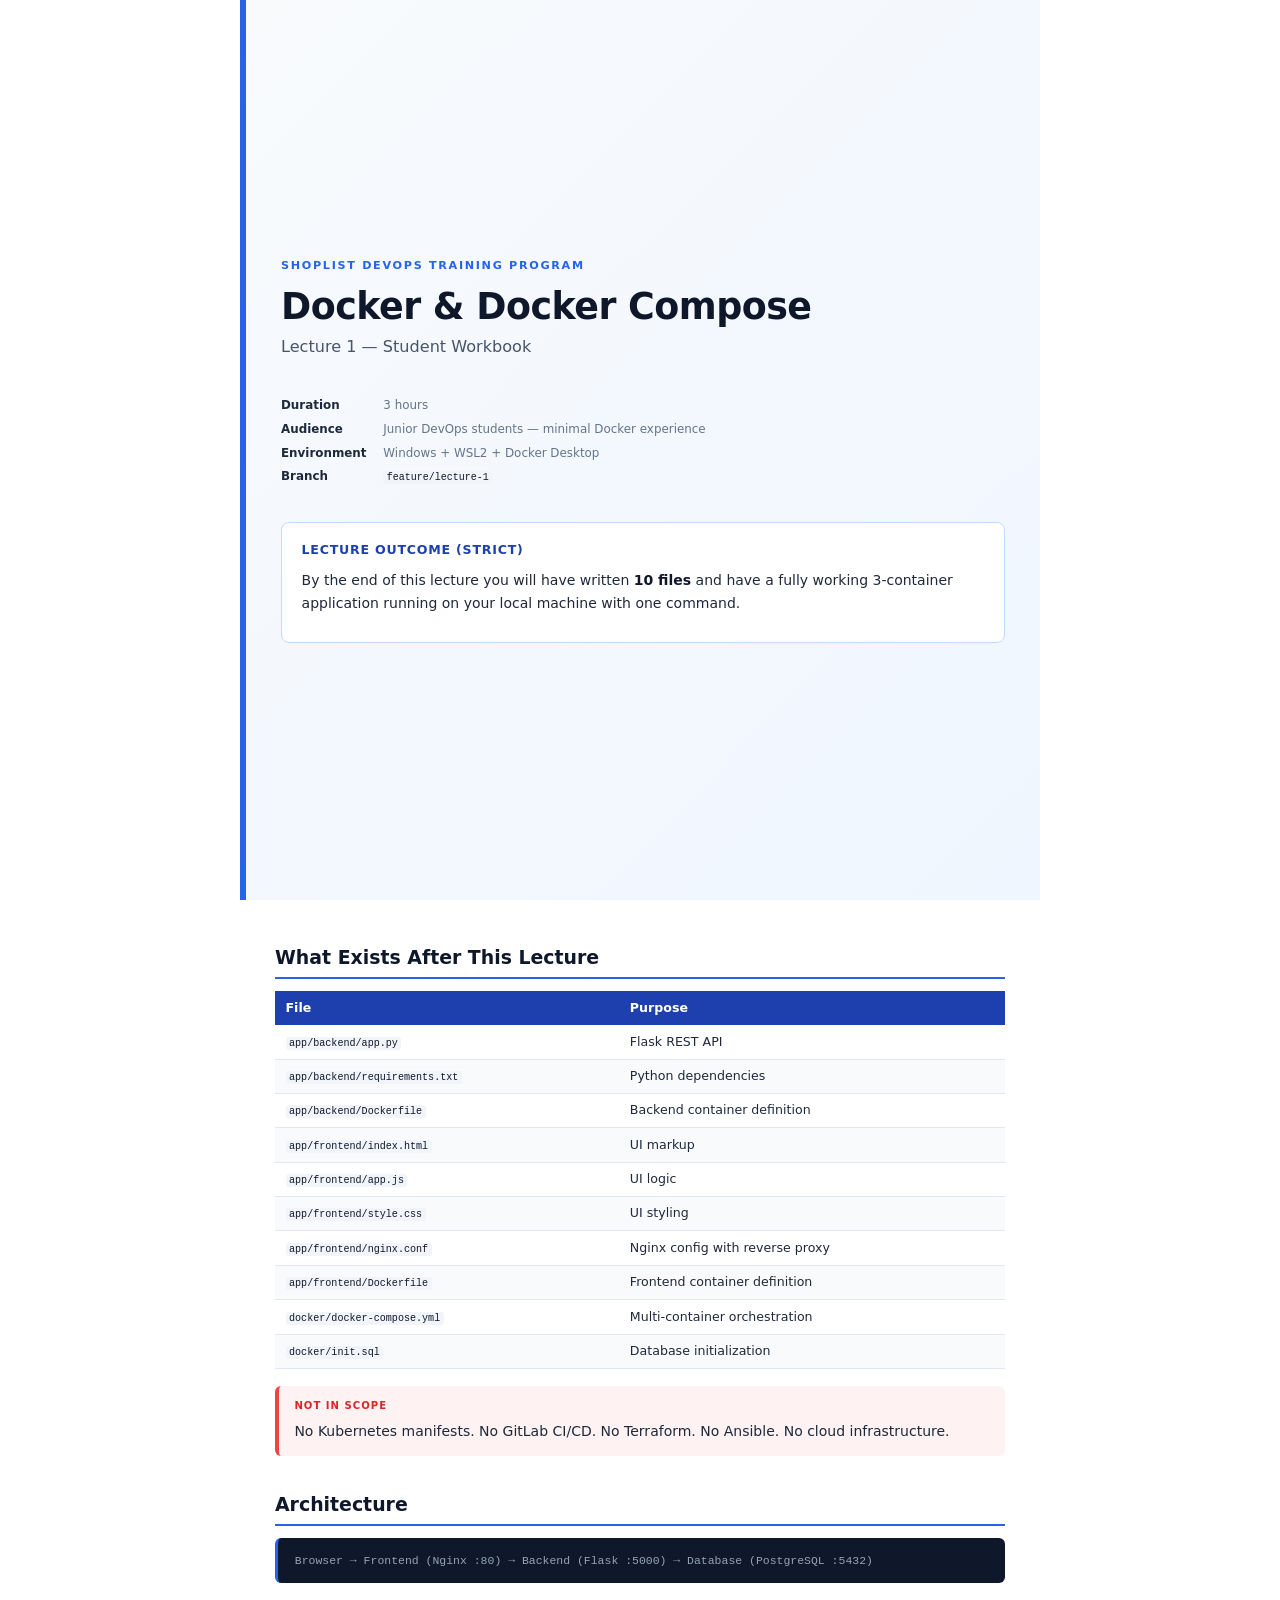
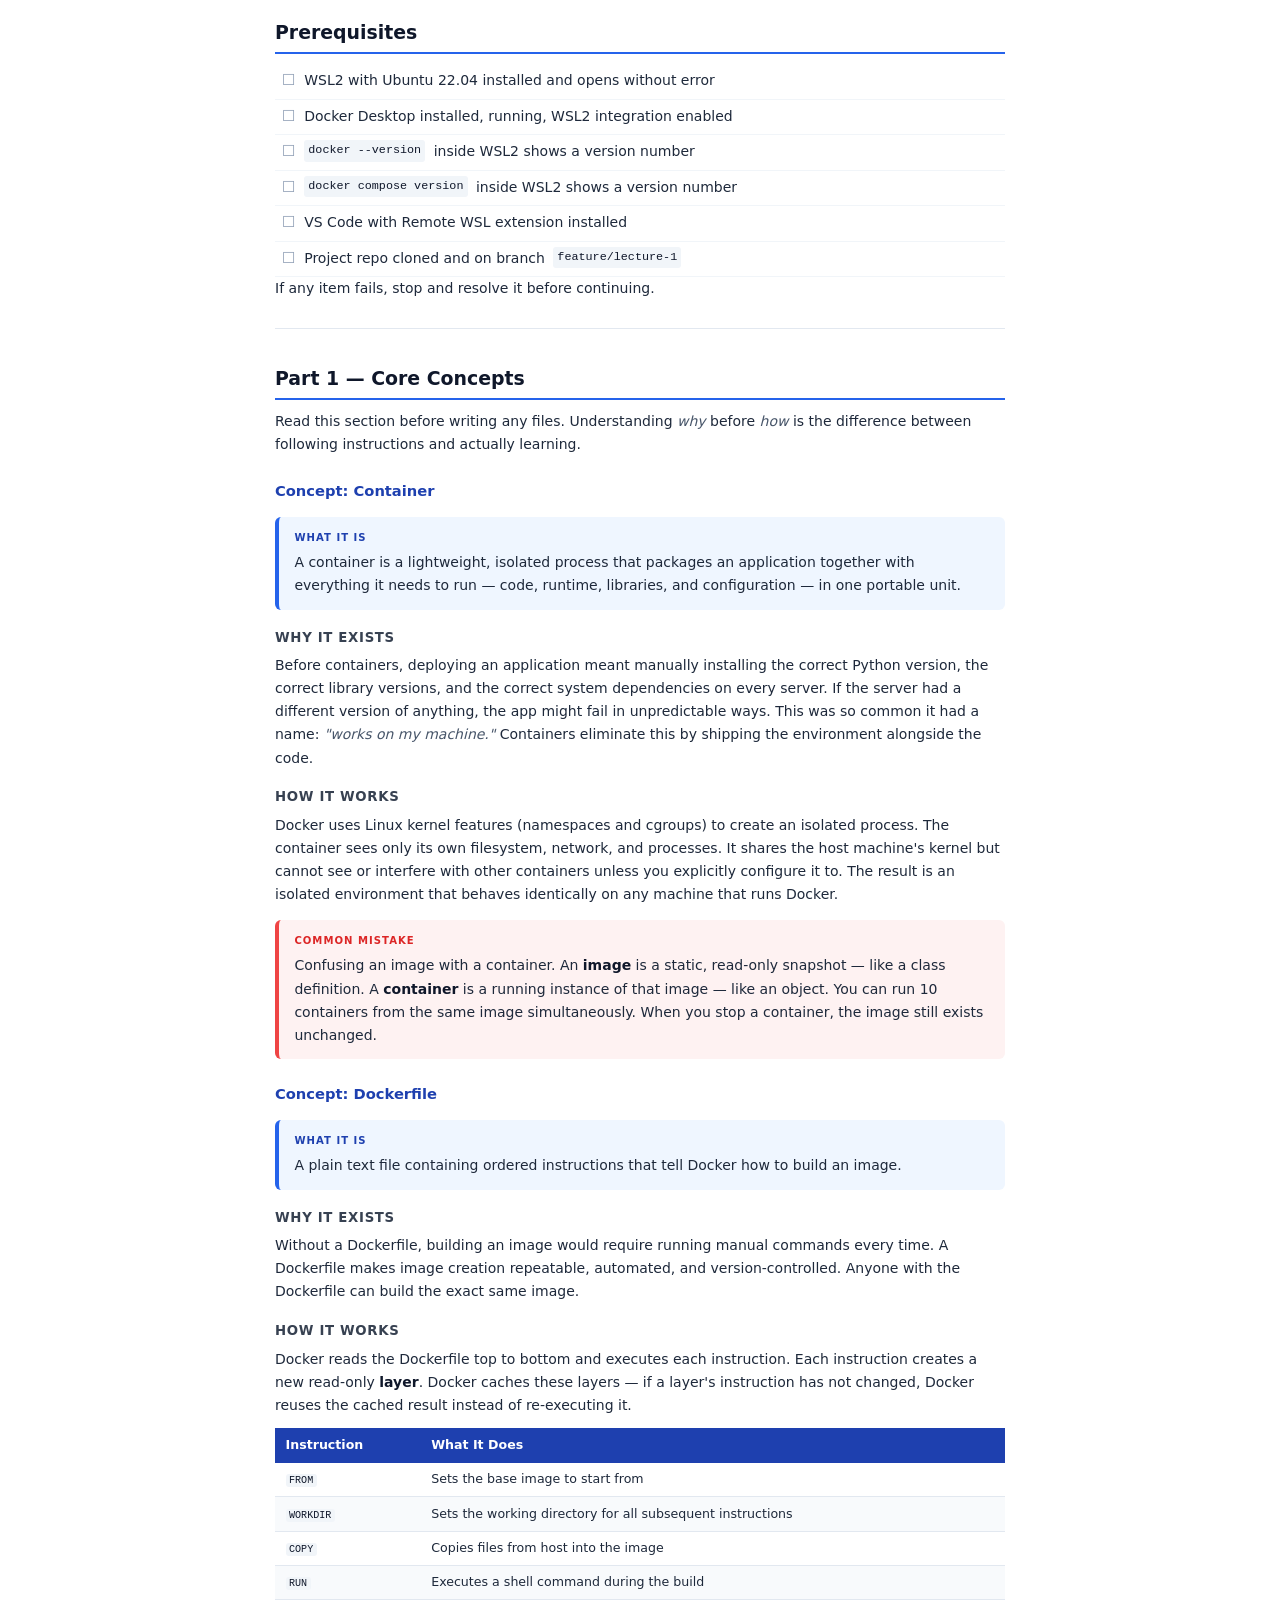
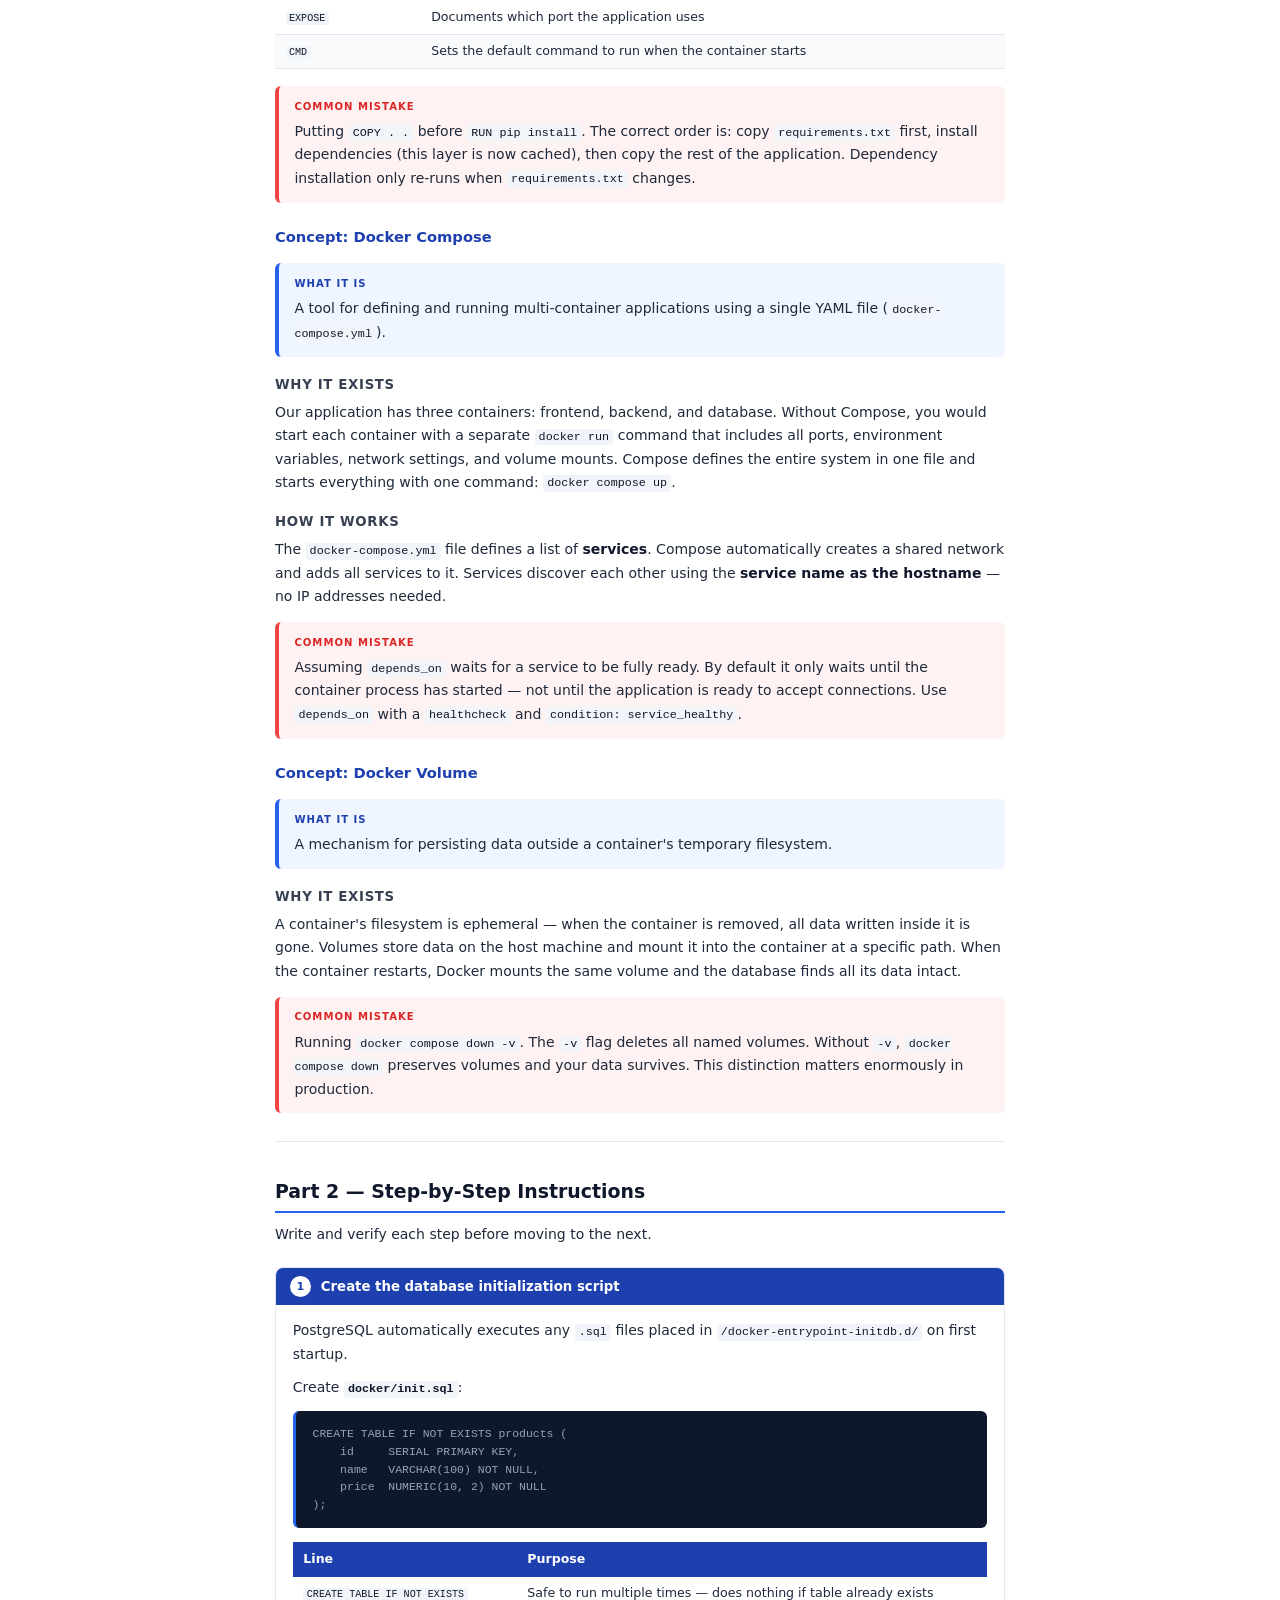
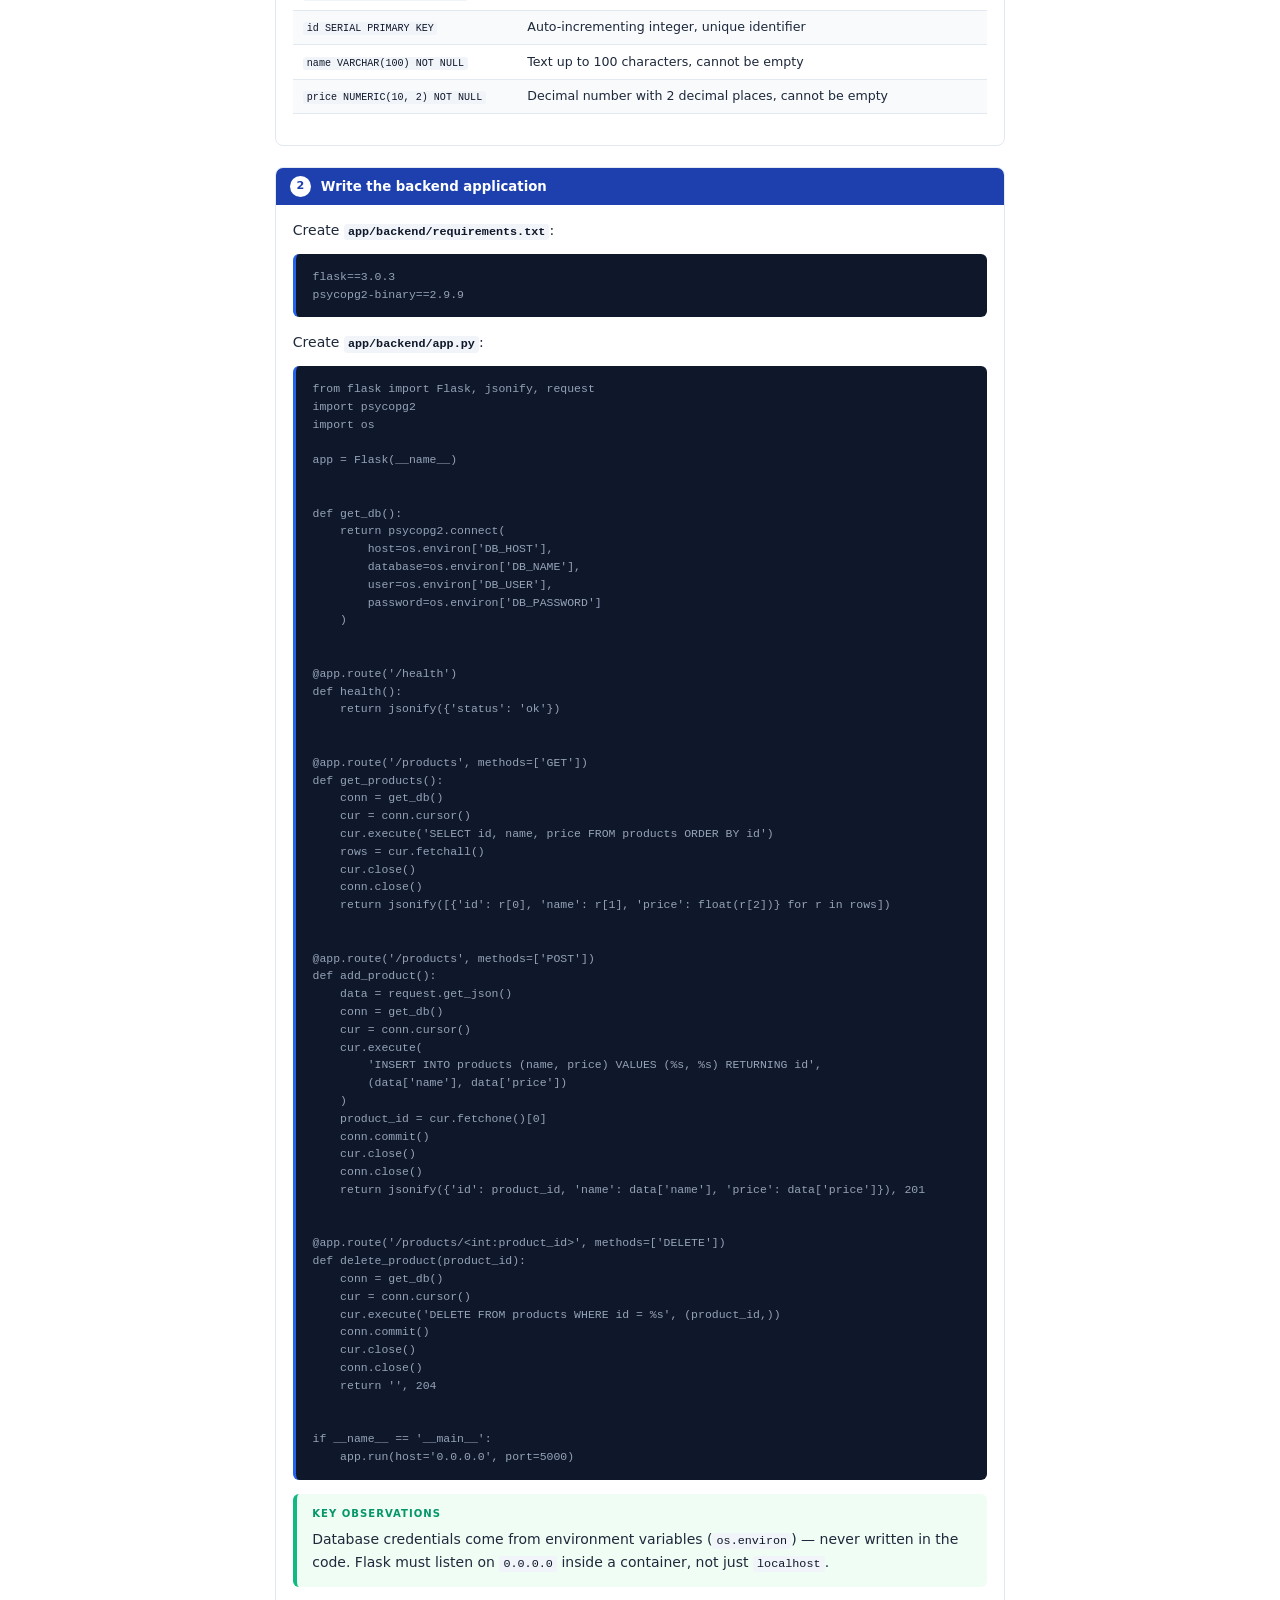
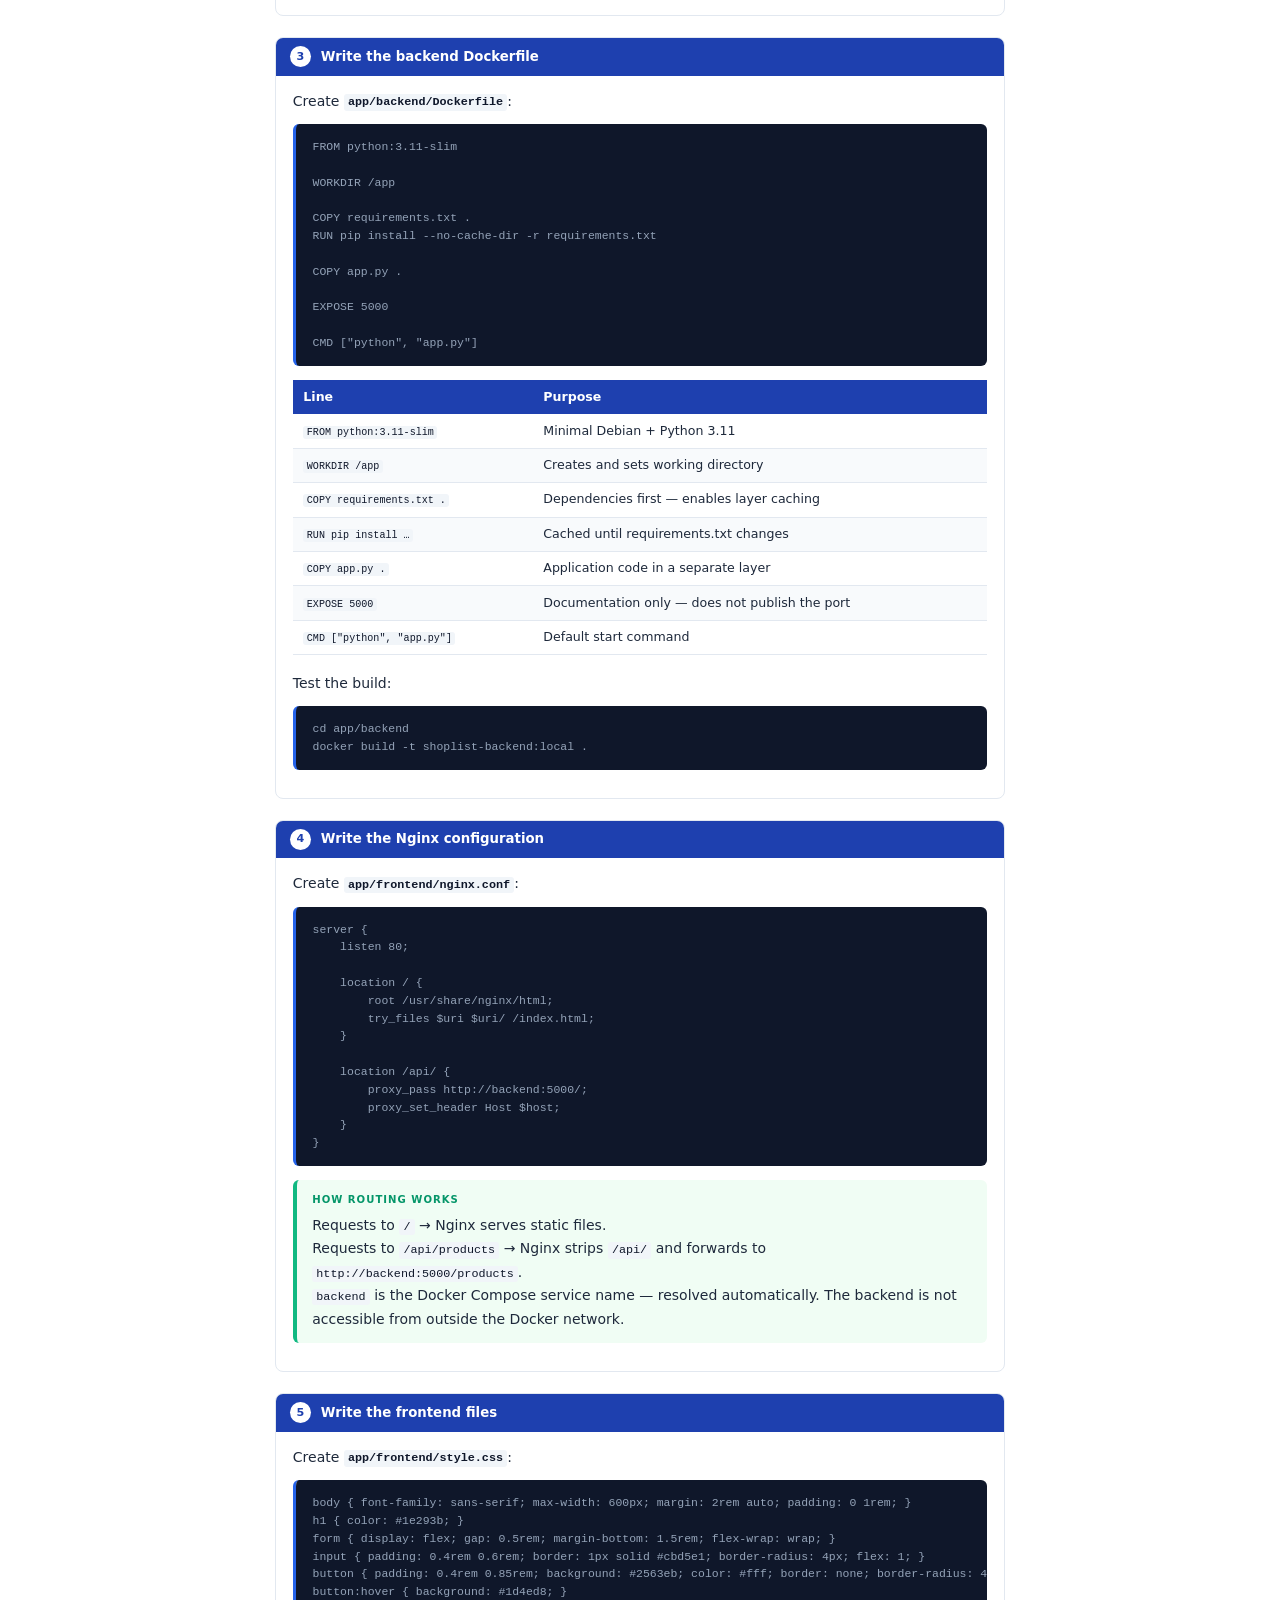
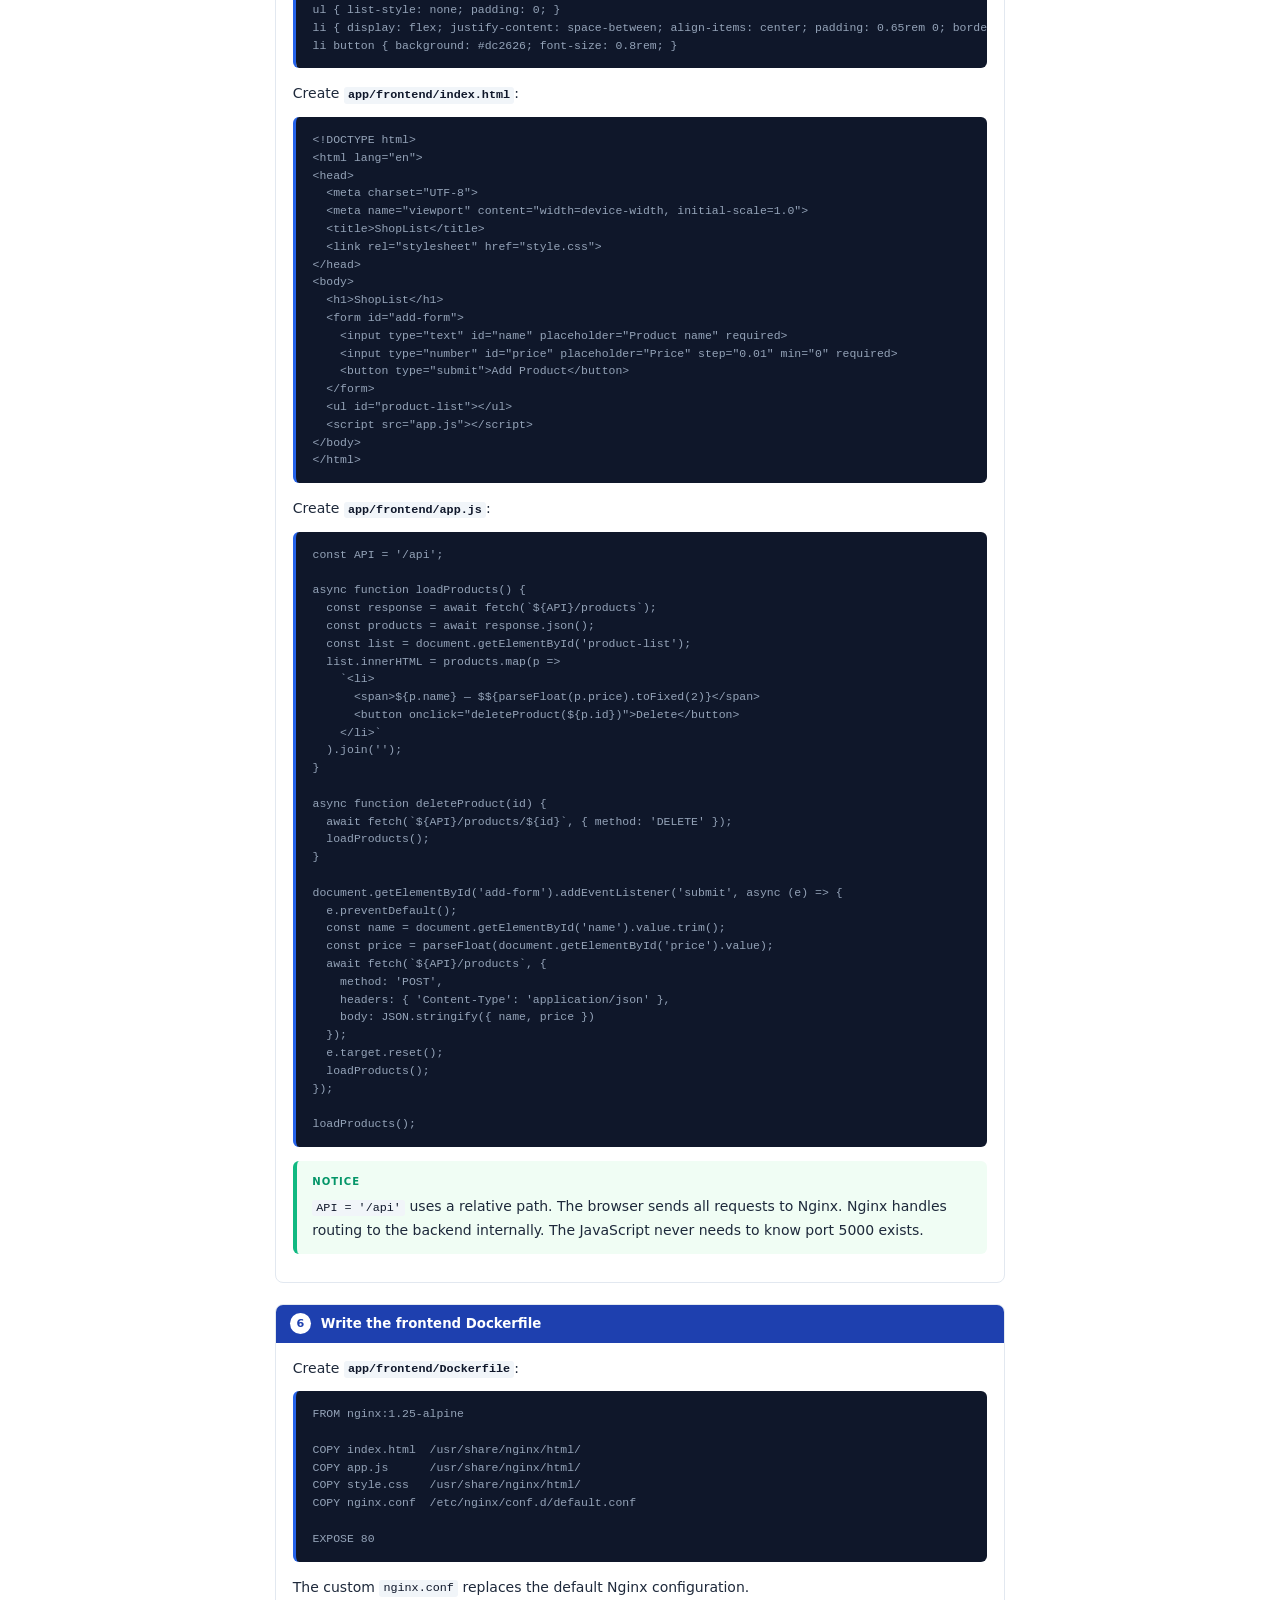
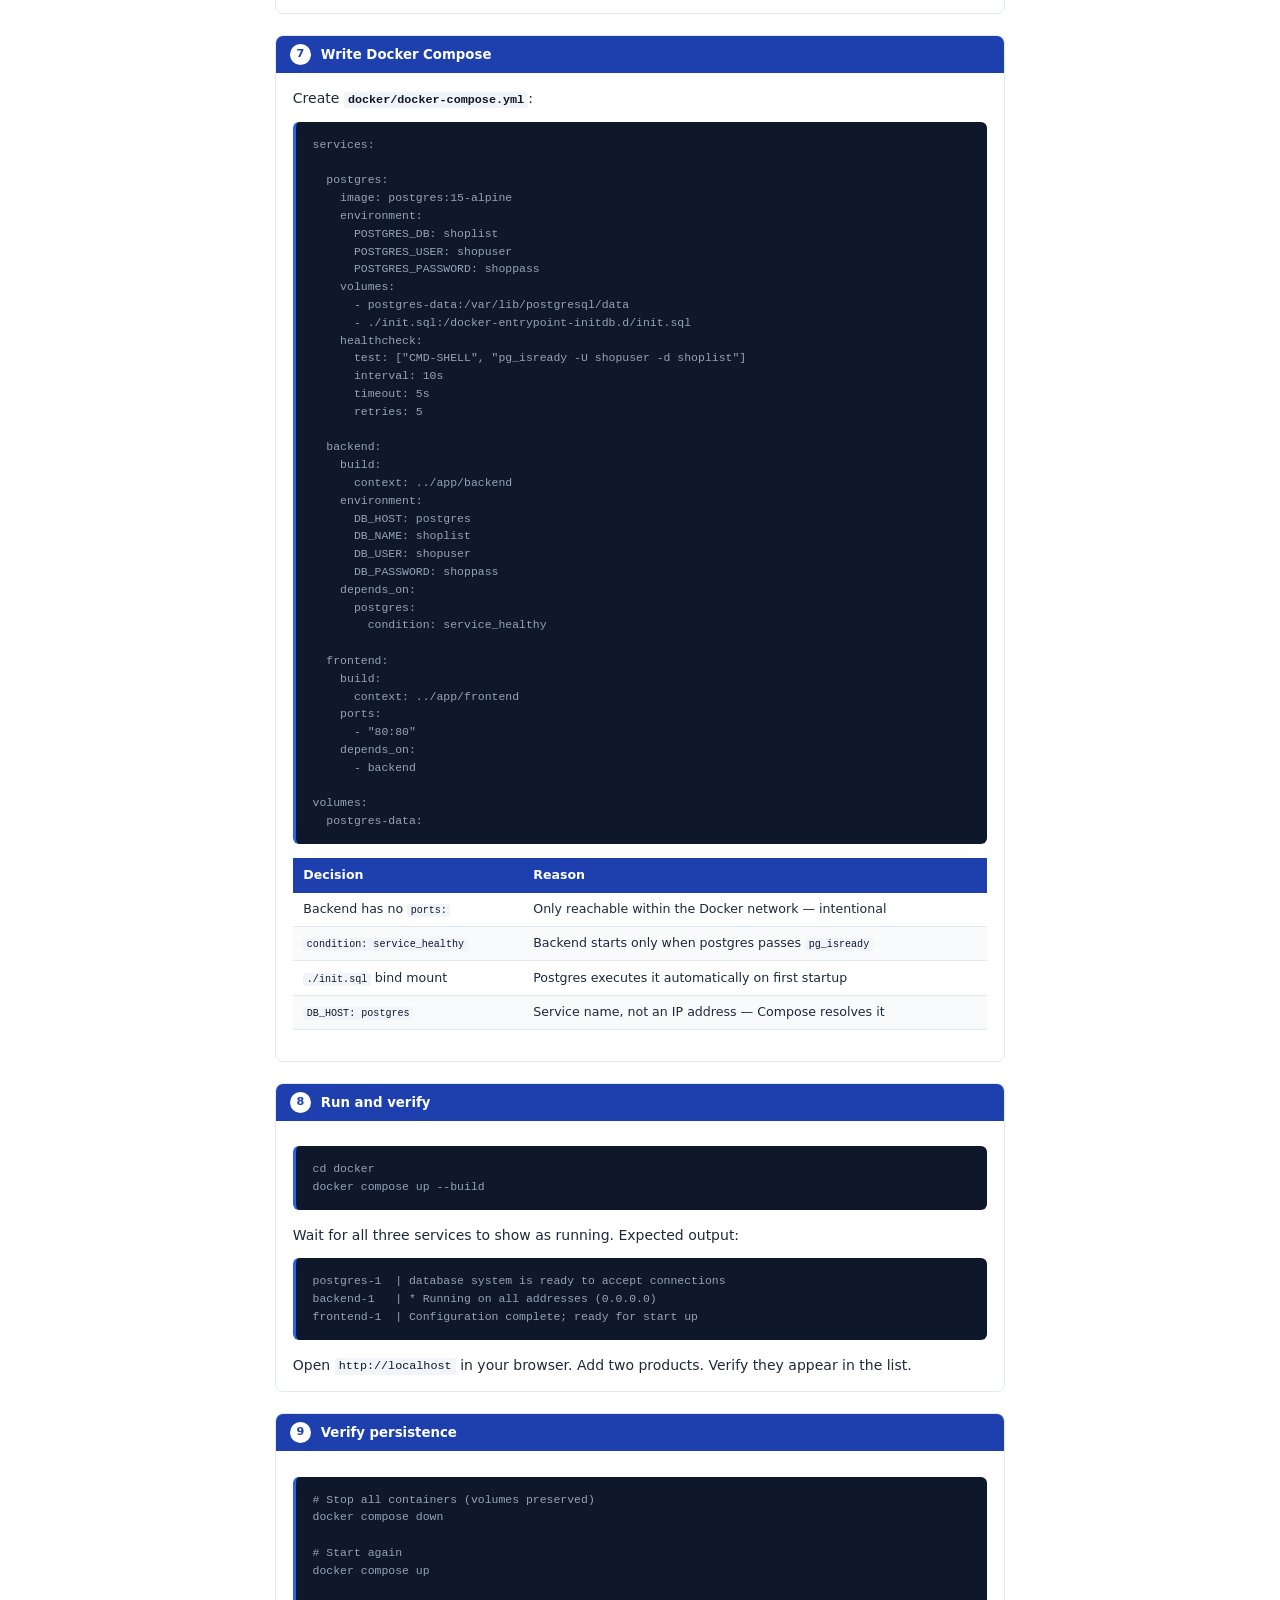
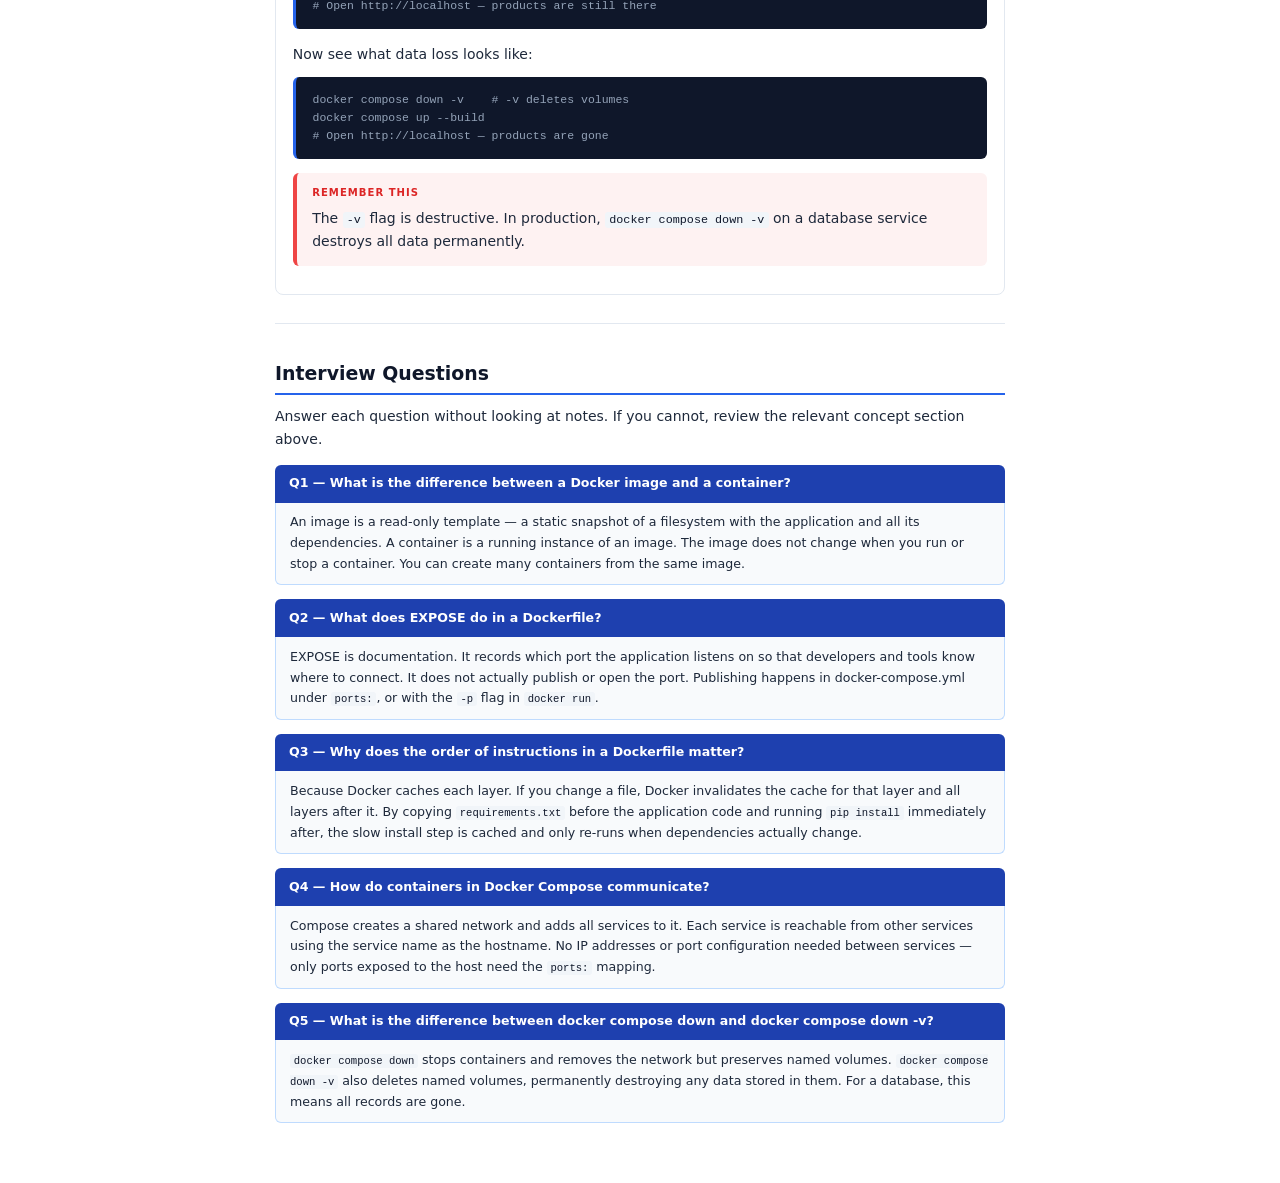
<file: docs/student-workbook.html>
<!doctype html>
<html lang="en">
<head>
<meta charset="UTF-8">
<meta name="viewport" content="width=device-width, initial-scale=1.0">
<title>Lecture 1 — Student Workbook | Docker &amp; Docker Compose</title>
<style>
/* ── Reset & Base ─────────────────────────────────────────────────────────── */
*, *::before, *::after { box-sizing: border-box; margin: 0; padding: 0; }
html { font-size: 10.5pt; }
body {
  font-family: 'Segoe UI', system-ui, -apple-system, Arial, sans-serif;
  color: #1e293b;
  line-height: 1.65;
  background: #fff;
  max-width: 800px;
  margin: 0 auto;
  padding: 2rem 2.5rem 4rem;
}

/* ── Typography ───────────────────────────────────────────────────────────── */
h1 { font-size: 2.1rem; font-weight: 800; color: #0f172a; letter-spacing: -0.5px; margin-bottom: 0.2rem; }
h2 { font-size: 1.35rem; font-weight: 700; color: #0f172a; margin: 2.4rem 0 0.7rem;
     border-bottom: 2.5px solid #2563eb; padding-bottom: 0.3rem; }
h3 { font-size: 1.05rem; font-weight: 700; color: #1e40af; margin: 1.6rem 0 0.5rem; }
h4 { font-size: 0.95rem; font-weight: 700; color: #374151; margin: 1.2rem 0 0.4rem;
     text-transform: uppercase; letter-spacing: 0.05em; }
p { margin-bottom: 0.75rem; }
strong { color: #0f172a; }
em { color: #475569; }
a { color: #2563eb; }

/* ── Cover Page ───────────────────────────────────────────────────────────── */
.cover {
  min-height: 100vh;
  display: flex; flex-direction: column; justify-content: center;
  border-left: 6px solid #2563eb;
  padding: 3rem 2.5rem;
  margin: -2rem -2.5rem 3rem;
  background: linear-gradient(135deg, #f8fafc 0%, #eff6ff 100%);
}
.cover-label { font-size: 0.8rem; font-weight: 700; color: #2563eb; text-transform: uppercase;
               letter-spacing: 0.15em; margin-bottom: 0.75rem; }
.cover h1 { font-size: 2.6rem; line-height: 1.15; margin-bottom: 0.5rem; }
.cover-sub { font-size: 1.15rem; color: #475569; margin-bottom: 2.5rem; }
.cover-meta { display: grid; grid-template-columns: auto 1fr; gap: 0.3rem 1.2rem;
              font-size: 0.85rem; color: #64748b; }
.cover-meta strong { color: #1e293b; }
.cover-outcome {
  margin-top: 2.5rem; padding: 1.2rem 1.4rem;
  background: #fff; border: 1.5px solid #bfdbfe; border-radius: 8px;
}
.cover-outcome h3 { margin: 0 0 0.6rem; color: #1e40af; font-size: 0.9rem; text-transform: uppercase; letter-spacing: 0.06em; }

/* ── Code ─────────────────────────────────────────────────────────────────── */
pre {
  background: #0f172a; color: #94a3b8;
  border-radius: 6px; padding: 1rem 1.2rem;
  font-family: 'Cascadia Code', 'Fira Mono', 'Consolas', monospace;
  font-size: 0.82rem; line-height: 1.55;
  overflow-x: auto; margin: 0.8rem 0 1rem;
  border-left: 3px solid #2563eb;
}
code {
  font-family: 'Cascadia Code', 'Fira Mono', 'Consolas', monospace;
  font-size: 0.84em; background: #f1f5f9; color: #0f172a;
  padding: 0.1em 0.35em; border-radius: 3px;
}
pre code { background: none; color: inherit; padding: 0; font-size: 1em; }

/* ── Tables ───────────────────────────────────────────────────────────────── */
table { width: 100%; border-collapse: collapse; margin: 0.8rem 0 1.2rem; font-size: 0.9rem; }
th { background: #1e40af; color: #fff; text-align: left; padding: 0.5rem 0.75rem; font-weight: 600; }
td { padding: 0.45rem 0.75rem; border-bottom: 1px solid #e2e8f0; vertical-align: top; }
tr:nth-child(even) td { background: #f8fafc; }
td code { font-size: 0.8em; }

/* ── Callout Boxes ────────────────────────────────────────────────────────── */
.callout {
  border-radius: 6px; padding: 0.9rem 1.1rem; margin: 1rem 0;
  border-left: 4px solid;
}
.callout-concept { background: #eff6ff; border-color: #2563eb; }
.callout-concept .callout-label { color: #1e40af; }
.callout-warning { background: #fef2f2; border-color: #ef4444; }
.callout-warning .callout-label { color: #dc2626; }
.callout-tip    { background: #f0fdf4; border-color: #10b981; }
.callout-tip .callout-label    { color: #059669; }
.callout-label { font-size: 0.72rem; font-weight: 800; text-transform: uppercase;
                 letter-spacing: 0.1em; margin-bottom: 0.35rem; }
.callout p:last-child { margin-bottom: 0; }

/* ── Step blocks ──────────────────────────────────────────────────────────── */
.step {
  border: 1.5px solid #e2e8f0; border-radius: 8px;
  margin: 1.5rem 0; overflow: hidden;
}
.step-header {
  background: #1e40af; color: #fff;
  padding: 0.55rem 1rem;
  display: flex; align-items: center; gap: 0.7rem;
  font-weight: 700; font-size: 0.95rem;
}
.step-num {
  background: #fff; color: #1e40af;
  border-radius: 50%; width: 1.5rem; height: 1.5rem;
  display: flex; align-items: center; justify-content: center;
  font-size: 0.8rem; font-weight: 800; flex-shrink: 0;
}
.step-body { padding: 1rem 1.2rem; }
.step-body p:last-child { margin-bottom: 0; }

/* ── Checklist ────────────────────────────────────────────────────────────── */
.checklist { list-style: none; padding: 0; }
.checklist li {
  padding: 0.35rem 0.5rem; display: flex; align-items: flex-start; gap: 0.6rem;
  border-bottom: 1px solid #f1f5f9;
}
.checklist li::before {
  content: "☐";
  color: #94a3b8; font-size: 1.1rem; flex-shrink: 0; margin-top: -0.05rem;
}

/* ── Interview Q&A ────────────────────────────────────────────────────────── */
.qa { margin: 1rem 0; }
.qa-q {
  background: #1e40af; color: #fff;
  padding: 0.6rem 1rem; border-radius: 6px 6px 0 0;
  font-weight: 700; font-size: 0.9rem;
}
.qa-a {
  background: #f8fafc; border: 1.5px solid #bfdbfe;
  border-top: none; padding: 0.7rem 1rem;
  border-radius: 0 0 6px 6px; font-size: 0.9rem;
}

/* ── Section divider ──────────────────────────────────────────────────────── */
.section-rule { border: none; border-top: 1.5px solid #e2e8f0; margin: 2rem 0; }

/* ── Print styles ─────────────────────────────────────────────────────────── */
@media print {
  html { font-size: 9.5pt; }
  body { max-width: none; padding: 0; margin: 0; }
  .cover { min-height: auto; page-break-after: always; padding: 2cm 2.5cm; margin: 0 0 0; }
  h2 { page-break-after: avoid; }
  h3 { page-break-after: avoid; }
  .step { page-break-inside: avoid; }
  .qa  { page-break-inside: avoid; }
  pre  { page-break-inside: avoid; white-space: pre-wrap; }
  table { page-break-inside: avoid; }
  .callout { page-break-inside: avoid; }
  @page { size: A4; margin: 1.5cm 2cm; }
  @page :first { margin-top: 0; }
  a { color: inherit; text-decoration: none; }
}
</style>
</head>
<body>

<!-- COVER -->
<div class="cover">
  <div class="cover-label">ShopList DevOps Training Program</div>
  <h1>Docker &amp; Docker Compose</h1>
  <p class="cover-sub">Lecture 1 — Student Workbook</p>
  <div class="cover-meta">
    <strong>Duration</strong><span>3 hours</span>
    <strong>Audience</strong><span>Junior DevOps students — minimal Docker experience</span>
    <strong>Environment</strong><span>Windows + WSL2 + Docker Desktop</span>
    <strong>Branch</strong><span><code>feature/lecture-1</code></span>
  </div>
  <div class="cover-outcome">
    <h3>Lecture Outcome (Strict)</h3>
    <p>By the end of this lecture you will have written <strong>10 files</strong> and have a fully working 3-container application running on your local machine with one command.</p>
  </div>
</div>

<!-- WHAT EXISTS AFTER THIS LECTURE -->
<h2>What Exists After This Lecture</h2>
<table>
  <thead><tr><th>File</th><th>Purpose</th></tr></thead>
  <tbody>
    <tr><td><code>app/backend/app.py</code></td><td>Flask REST API</td></tr>
    <tr><td><code>app/backend/requirements.txt</code></td><td>Python dependencies</td></tr>
    <tr><td><code>app/backend/Dockerfile</code></td><td>Backend container definition</td></tr>
    <tr><td><code>app/frontend/index.html</code></td><td>UI markup</td></tr>
    <tr><td><code>app/frontend/app.js</code></td><td>UI logic</td></tr>
    <tr><td><code>app/frontend/style.css</code></td><td>UI styling</td></tr>
    <tr><td><code>app/frontend/nginx.conf</code></td><td>Nginx config with reverse proxy</td></tr>
    <tr><td><code>app/frontend/Dockerfile</code></td><td>Frontend container definition</td></tr>
    <tr><td><code>docker/docker-compose.yml</code></td><td>Multi-container orchestration</td></tr>
    <tr><td><code>docker/init.sql</code></td><td>Database initialization</td></tr>
  </tbody>
</table>

<div class="callout callout-warning">
  <div class="callout-label">Not In Scope</div>
  <p>No Kubernetes manifests. No GitLab CI/CD. No Terraform. No Ansible. No cloud infrastructure.</p>
</div>

<h2>Architecture</h2>
<pre>Browser → Frontend (Nginx :80) → Backend (Flask :5000) → Database (PostgreSQL :5432)</pre>

<h2>Prerequisites</h2>
<ul class="checklist">
  <li>WSL2 with Ubuntu 22.04 installed and opens without error</li>
  <li>Docker Desktop installed, running, WSL2 integration enabled</li>
  <li><code>docker --version</code> inside WSL2 shows a version number</li>
  <li><code>docker compose version</code> inside WSL2 shows a version number</li>
  <li>VS Code with Remote WSL extension installed</li>
  <li>Project repo cloned and on branch <code>feature/lecture-1</code></li>
</ul>

<p>If any item fails, stop and resolve it before continuing.</p>

<hr class="section-rule">

<!-- PART 1: CONCEPTS -->
<h2>Part 1 — Core Concepts</h2>
<p>Read this section before writing any files. Understanding <em>why</em> before <em>how</em> is the difference between following instructions and actually learning.</p>

<h3>Concept: Container</h3>
<div class="callout callout-concept">
  <div class="callout-label">What It Is</div>
  <p>A container is a lightweight, isolated process that packages an application together with everything it needs to run — code, runtime, libraries, and configuration — in one portable unit.</p>
</div>

<h4>Why It Exists</h4>
<p>Before containers, deploying an application meant manually installing the correct Python version, the correct library versions, and the correct system dependencies on every server. If the server had a different version of anything, the app might fail in unpredictable ways. This was so common it had a name: <em>"works on my machine."</em> Containers eliminate this by shipping the environment alongside the code.</p>

<h4>How It Works</h4>
<p>Docker uses Linux kernel features (namespaces and cgroups) to create an isolated process. The container sees only its own filesystem, network, and processes. It shares the host machine's kernel but cannot see or interfere with other containers unless you explicitly configure it to. The result is an isolated environment that behaves identically on any machine that runs Docker.</p>

<div class="callout callout-warning">
  <div class="callout-label">Common Mistake</div>
  <p>Confusing an image with a container. An <strong>image</strong> is a static, read-only snapshot — like a class definition. A <strong>container</strong> is a running instance of that image — like an object. You can run 10 containers from the same image simultaneously. When you stop a container, the image still exists unchanged.</p>
</div>

<h3>Concept: Dockerfile</h3>
<div class="callout callout-concept">
  <div class="callout-label">What It Is</div>
  <p>A plain text file containing ordered instructions that tell Docker how to build an image.</p>
</div>

<h4>Why It Exists</h4>
<p>Without a Dockerfile, building an image would require running manual commands every time. A Dockerfile makes image creation repeatable, automated, and version-controlled. Anyone with the Dockerfile can build the exact same image.</p>

<h4>How It Works</h4>
<p>Docker reads the Dockerfile top to bottom and executes each instruction. Each instruction creates a new read-only <strong>layer</strong>. Docker caches these layers — if a layer's instruction has not changed, Docker reuses the cached result instead of re-executing it.</p>

<table>
  <thead><tr><th>Instruction</th><th>What It Does</th></tr></thead>
  <tbody>
    <tr><td><code>FROM</code></td><td>Sets the base image to start from</td></tr>
    <tr><td><code>WORKDIR</code></td><td>Sets the working directory for all subsequent instructions</td></tr>
    <tr><td><code>COPY</code></td><td>Copies files from host into the image</td></tr>
    <tr><td><code>RUN</code></td><td>Executes a shell command during the build</td></tr>
    <tr><td><code>EXPOSE</code></td><td>Documents which port the application uses</td></tr>
    <tr><td><code>CMD</code></td><td>Sets the default command to run when the container starts</td></tr>
  </tbody>
</table>

<div class="callout callout-warning">
  <div class="callout-label">Common Mistake</div>
  <p>Putting <code>COPY . .</code> before <code>RUN pip install</code>. The correct order is: copy <code>requirements.txt</code> first, install dependencies (this layer is now cached), then copy the rest of the application. Dependency installation only re-runs when <code>requirements.txt</code> changes.</p>
</div>

<h3>Concept: Docker Compose</h3>
<div class="callout callout-concept">
  <div class="callout-label">What It Is</div>
  <p>A tool for defining and running multi-container applications using a single YAML file (<code>docker-compose.yml</code>).</p>
</div>

<h4>Why It Exists</h4>
<p>Our application has three containers: frontend, backend, and database. Without Compose, you would start each container with a separate <code>docker run</code> command that includes all ports, environment variables, network settings, and volume mounts. Compose defines the entire system in one file and starts everything with one command: <code>docker compose up</code>.</p>

<h4>How It Works</h4>
<p>The <code>docker-compose.yml</code> file defines a list of <strong>services</strong>. Compose automatically creates a shared network and adds all services to it. Services discover each other using the <strong>service name as the hostname</strong> — no IP addresses needed.</p>

<div class="callout callout-warning">
  <div class="callout-label">Common Mistake</div>
  <p>Assuming <code>depends_on</code> waits for a service to be fully ready. By default it only waits until the container process has started — not until the application is ready to accept connections. Use <code>depends_on</code> with a <code>healthcheck</code> and <code>condition: service_healthy</code>.</p>
</div>

<h3>Concept: Docker Volume</h3>
<div class="callout callout-concept">
  <div class="callout-label">What It Is</div>
  <p>A mechanism for persisting data outside a container's temporary filesystem.</p>
</div>

<h4>Why It Exists</h4>
<p>A container's filesystem is ephemeral — when the container is removed, all data written inside it is gone. Volumes store data on the host machine and mount it into the container at a specific path. When the container restarts, Docker mounts the same volume and the database finds all its data intact.</p>

<div class="callout callout-warning">
  <div class="callout-label">Common Mistake</div>
  <p>Running <code>docker compose down -v</code>. The <code>-v</code> flag deletes all named volumes. Without <code>-v</code>, <code>docker compose down</code> preserves volumes and your data survives. This distinction matters enormously in production.</p>
</div>

<hr class="section-rule">

<!-- PART 2: INSTRUCTIONS -->
<h2>Part 2 — Step-by-Step Instructions</h2>
<p>Write and verify each step before moving to the next.</p>

<div class="step">
  <div class="step-header"><div class="step-num">1</div>Create the database initialization script</div>
  <div class="step-body">
    <p>PostgreSQL automatically executes any <code>.sql</code> files placed in <code>/docker-entrypoint-initdb.d/</code> on first startup.</p>
    <p>Create <strong><code>docker/init.sql</code></strong>:</p>
<pre>CREATE TABLE IF NOT EXISTS products (
    id     SERIAL PRIMARY KEY,
    name   VARCHAR(100) NOT NULL,
    price  NUMERIC(10, 2) NOT NULL
);</pre>
    <table>
      <thead><tr><th>Line</th><th>Purpose</th></tr></thead>
      <tbody>
        <tr><td><code>CREATE TABLE IF NOT EXISTS</code></td><td>Safe to run multiple times — does nothing if table already exists</td></tr>
        <tr><td><code>id SERIAL PRIMARY KEY</code></td><td>Auto-incrementing integer, unique identifier</td></tr>
        <tr><td><code>name VARCHAR(100) NOT NULL</code></td><td>Text up to 100 characters, cannot be empty</td></tr>
        <tr><td><code>price NUMERIC(10, 2) NOT NULL</code></td><td>Decimal number with 2 decimal places, cannot be empty</td></tr>
      </tbody>
    </table>
  </div>
</div>

<div class="step">
  <div class="step-header"><div class="step-num">2</div>Write the backend application</div>
  <div class="step-body">
    <p>Create <strong><code>app/backend/requirements.txt</code></strong>:</p>
<pre>flask==3.0.3
psycopg2-binary==2.9.9</pre>
    <p>Create <strong><code>app/backend/app.py</code></strong>:</p>
<pre>from flask import Flask, jsonify, request
import psycopg2
import os

app = Flask(__name__)


def get_db():
    return psycopg2.connect(
        host=os.environ['DB_HOST'],
        database=os.environ['DB_NAME'],
        user=os.environ['DB_USER'],
        password=os.environ['DB_PASSWORD']
    )


@app.route('/health')
def health():
    return jsonify({'status': 'ok'})


@app.route('/products', methods=['GET'])
def get_products():
    conn = get_db()
    cur = conn.cursor()
    cur.execute('SELECT id, name, price FROM products ORDER BY id')
    rows = cur.fetchall()
    cur.close()
    conn.close()
    return jsonify([{'id': r[0], 'name': r[1], 'price': float(r[2])} for r in rows])


@app.route('/products', methods=['POST'])
def add_product():
    data = request.get_json()
    conn = get_db()
    cur = conn.cursor()
    cur.execute(
        'INSERT INTO products (name, price) VALUES (%s, %s) RETURNING id',
        (data['name'], data['price'])
    )
    product_id = cur.fetchone()[0]
    conn.commit()
    cur.close()
    conn.close()
    return jsonify({'id': product_id, 'name': data['name'], 'price': data['price']}), 201


@app.route('/products/&lt;int:product_id&gt;', methods=['DELETE'])
def delete_product(product_id):
    conn = get_db()
    cur = conn.cursor()
    cur.execute('DELETE FROM products WHERE id = %s', (product_id,))
    conn.commit()
    cur.close()
    conn.close()
    return '', 204


if __name__ == '__main__':
    app.run(host='0.0.0.0', port=5000)</pre>
    <div class="callout callout-tip">
      <div class="callout-label">Key Observations</div>
      <p>Database credentials come from environment variables (<code>os.environ</code>) — never written in the code. Flask must listen on <code>0.0.0.0</code> inside a container, not just <code>localhost</code>.</p>
    </div>
  </div>
</div>

<div class="step">
  <div class="step-header"><div class="step-num">3</div>Write the backend Dockerfile</div>
  <div class="step-body">
    <p>Create <strong><code>app/backend/Dockerfile</code></strong>:</p>
<pre>FROM python:3.11-slim

WORKDIR /app

COPY requirements.txt .
RUN pip install --no-cache-dir -r requirements.txt

COPY app.py .

EXPOSE 5000

CMD ["python", "app.py"]</pre>
    <table>
      <thead><tr><th>Line</th><th>Purpose</th></tr></thead>
      <tbody>
        <tr><td><code>FROM python:3.11-slim</code></td><td>Minimal Debian + Python 3.11</td></tr>
        <tr><td><code>WORKDIR /app</code></td><td>Creates and sets working directory</td></tr>
        <tr><td><code>COPY requirements.txt .</code></td><td>Dependencies first — enables layer caching</td></tr>
        <tr><td><code>RUN pip install …</code></td><td>Cached until requirements.txt changes</td></tr>
        <tr><td><code>COPY app.py .</code></td><td>Application code in a separate layer</td></tr>
        <tr><td><code>EXPOSE 5000</code></td><td>Documentation only — does not publish the port</td></tr>
        <tr><td><code>CMD ["python", "app.py"]</code></td><td>Default start command</td></tr>
      </tbody>
    </table>
    <p>Test the build:</p>
<pre>cd app/backend
docker build -t shoplist-backend:local .</pre>
  </div>
</div>

<div class="step">
  <div class="step-header"><div class="step-num">4</div>Write the Nginx configuration</div>
  <div class="step-body">
    <p>Create <strong><code>app/frontend/nginx.conf</code></strong>:</p>
<pre>server {
    listen 80;

    location / {
        root /usr/share/nginx/html;
        try_files $uri $uri/ /index.html;
    }

    location /api/ {
        proxy_pass http://backend:5000/;
        proxy_set_header Host $host;
    }
}</pre>
    <div class="callout callout-tip">
      <div class="callout-label">How Routing Works</div>
      <p>Requests to <code>/</code> → Nginx serves static files.<br>
      Requests to <code>/api/products</code> → Nginx strips <code>/api/</code> and forwards to <code>http://backend:5000/products</code>.<br>
      <code>backend</code> is the Docker Compose service name — resolved automatically. The backend is not accessible from outside the Docker network.</p>
    </div>
  </div>
</div>

<div class="step">
  <div class="step-header"><div class="step-num">5</div>Write the frontend files</div>
  <div class="step-body">
    <p>Create <strong><code>app/frontend/style.css</code></strong>:</p>
<pre>body { font-family: sans-serif; max-width: 600px; margin: 2rem auto; padding: 0 1rem; }
h1 { color: #1e293b; }
form { display: flex; gap: 0.5rem; margin-bottom: 1.5rem; flex-wrap: wrap; }
input { padding: 0.4rem 0.6rem; border: 1px solid #cbd5e1; border-radius: 4px; flex: 1; }
button { padding: 0.4rem 0.85rem; background: #2563eb; color: #fff; border: none; border-radius: 4px; cursor: pointer; }
button:hover { background: #1d4ed8; }
ul { list-style: none; padding: 0; }
li { display: flex; justify-content: space-between; align-items: center; padding: 0.65rem 0; border-bottom: 1px solid #e2e8f0; }
li button { background: #dc2626; font-size: 0.8rem; }</pre>
    <p>Create <strong><code>app/frontend/index.html</code></strong>:</p>
<pre>&lt;!DOCTYPE html&gt;
&lt;html lang="en"&gt;
&lt;head&gt;
  &lt;meta charset="UTF-8"&gt;
  &lt;meta name="viewport" content="width=device-width, initial-scale=1.0"&gt;
  &lt;title&gt;ShopList&lt;/title&gt;
  &lt;link rel="stylesheet" href="style.css"&gt;
&lt;/head&gt;
&lt;body&gt;
  &lt;h1&gt;ShopList&lt;/h1&gt;
  &lt;form id="add-form"&gt;
    &lt;input type="text" id="name" placeholder="Product name" required&gt;
    &lt;input type="number" id="price" placeholder="Price" step="0.01" min="0" required&gt;
    &lt;button type="submit"&gt;Add Product&lt;/button&gt;
  &lt;/form&gt;
  &lt;ul id="product-list"&gt;&lt;/ul&gt;
  &lt;script src="app.js"&gt;&lt;/script&gt;
&lt;/body&gt;
&lt;/html&gt;</pre>
    <p>Create <strong><code>app/frontend/app.js</code></strong>:</p>
<pre>const API = '/api';

async function loadProducts() {
  const response = await fetch(`${API}/products`);
  const products = await response.json();
  const list = document.getElementById('product-list');
  list.innerHTML = products.map(p =&gt;
    `&lt;li&gt;
      &lt;span&gt;${p.name} — $${parseFloat(p.price).toFixed(2)}&lt;/span&gt;
      &lt;button onclick="deleteProduct(${p.id})"&gt;Delete&lt;/button&gt;
    &lt;/li&gt;`
  ).join('');
}

async function deleteProduct(id) {
  await fetch(`${API}/products/${id}`, { method: 'DELETE' });
  loadProducts();
}

document.getElementById('add-form').addEventListener('submit', async (e) =&gt; {
  e.preventDefault();
  const name = document.getElementById('name').value.trim();
  const price = parseFloat(document.getElementById('price').value);
  await fetch(`${API}/products`, {
    method: 'POST',
    headers: { 'Content-Type': 'application/json' },
    body: JSON.stringify({ name, price })
  });
  e.target.reset();
  loadProducts();
});

loadProducts();</pre>
    <div class="callout callout-tip">
      <div class="callout-label">Notice</div>
      <p><code>API = '/api'</code> uses a relative path. The browser sends all requests to Nginx. Nginx handles routing to the backend internally. The JavaScript never needs to know port 5000 exists.</p>
    </div>
  </div>
</div>

<div class="step">
  <div class="step-header"><div class="step-num">6</div>Write the frontend Dockerfile</div>
  <div class="step-body">
    <p>Create <strong><code>app/frontend/Dockerfile</code></strong>:</p>
<pre>FROM nginx:1.25-alpine

COPY index.html  /usr/share/nginx/html/
COPY app.js      /usr/share/nginx/html/
COPY style.css   /usr/share/nginx/html/
COPY nginx.conf  /etc/nginx/conf.d/default.conf

EXPOSE 80</pre>
    <p>The custom <code>nginx.conf</code> replaces the default Nginx configuration.</p>
  </div>
</div>

<div class="step">
  <div class="step-header"><div class="step-num">7</div>Write Docker Compose</div>
  <div class="step-body">
    <p>Create <strong><code>docker/docker-compose.yml</code></strong>:</p>
<pre>services:

  postgres:
    image: postgres:15-alpine
    environment:
      POSTGRES_DB: shoplist
      POSTGRES_USER: shopuser
      POSTGRES_PASSWORD: shoppass
    volumes:
      - postgres-data:/var/lib/postgresql/data
      - ./init.sql:/docker-entrypoint-initdb.d/init.sql
    healthcheck:
      test: ["CMD-SHELL", "pg_isready -U shopuser -d shoplist"]
      interval: 10s
      timeout: 5s
      retries: 5

  backend:
    build:
      context: ../app/backend
    environment:
      DB_HOST: postgres
      DB_NAME: shoplist
      DB_USER: shopuser
      DB_PASSWORD: shoppass
    depends_on:
      postgres:
        condition: service_healthy

  frontend:
    build:
      context: ../app/frontend
    ports:
      - "80:80"
    depends_on:
      - backend

volumes:
  postgres-data:</pre>
    <table>
      <thead><tr><th>Decision</th><th>Reason</th></tr></thead>
      <tbody>
        <tr><td>Backend has no <code>ports:</code></td><td>Only reachable within the Docker network — intentional</td></tr>
        <tr><td><code>condition: service_healthy</code></td><td>Backend starts only when postgres passes <code>pg_isready</code></td></tr>
        <tr><td><code>./init.sql</code> bind mount</td><td>Postgres executes it automatically on first startup</td></tr>
        <tr><td><code>DB_HOST: postgres</code></td><td>Service name, not an IP address — Compose resolves it</td></tr>
      </tbody>
    </table>
  </div>
</div>

<div class="step">
  <div class="step-header"><div class="step-num">8</div>Run and verify</div>
  <div class="step-body">
<pre>cd docker
docker compose up --build</pre>
    <p>Wait for all three services to show as running. Expected output:</p>
<pre>postgres-1  | database system is ready to accept connections
backend-1   | * Running on all addresses (0.0.0.0)
frontend-1  | Configuration complete; ready for start up</pre>
    <p>Open <code>http://localhost</code> in your browser. Add two products. Verify they appear in the list.</p>
  </div>
</div>

<div class="step">
  <div class="step-header"><div class="step-num">9</div>Verify persistence</div>
  <div class="step-body">
<pre># Stop all containers (volumes preserved)
docker compose down

# Start again
docker compose up

# Open http://localhost — products are still there</pre>
    <p>Now see what data loss looks like:</p>
<pre>docker compose down -v    # -v deletes volumes
docker compose up --build
# Open http://localhost — products are gone</pre>
    <div class="callout callout-warning">
      <div class="callout-label">Remember This</div>
      <p>The <code>-v</code> flag is destructive. In production, <code>docker compose down -v</code> on a database service destroys all data permanently.</p>
    </div>
  </div>
</div>

<hr class="section-rule">

<!-- INTERVIEW QUESTIONS -->
<h2>Interview Questions</h2>
<p>Answer each question without looking at notes. If you cannot, review the relevant concept section above.</p>

<div class="qa">
  <div class="qa-q">Q1 — What is the difference between a Docker image and a container?</div>
  <div class="qa-a">An image is a read-only template — a static snapshot of a filesystem with the application and all its dependencies. A container is a running instance of an image. The image does not change when you run or stop a container. You can create many containers from the same image.</div>
</div>

<div class="qa">
  <div class="qa-q">Q2 — What does EXPOSE do in a Dockerfile?</div>
  <div class="qa-a">EXPOSE is documentation. It records which port the application listens on so that developers and tools know where to connect. It does not actually publish or open the port. Publishing happens in docker-compose.yml under <code>ports:</code>, or with the <code>-p</code> flag in <code>docker run</code>.</div>
</div>

<div class="qa">
  <div class="qa-q">Q3 — Why does the order of instructions in a Dockerfile matter?</div>
  <div class="qa-a">Because Docker caches each layer. If you change a file, Docker invalidates the cache for that layer and all layers after it. By copying <code>requirements.txt</code> before the application code and running <code>pip install</code> immediately after, the slow install step is cached and only re-runs when dependencies actually change.</div>
</div>

<div class="qa">
  <div class="qa-q">Q4 — How do containers in Docker Compose communicate?</div>
  <div class="qa-a">Compose creates a shared network and adds all services to it. Each service is reachable from other services using the service name as the hostname. No IP addresses or port configuration needed between services — only ports exposed to the host need the <code>ports:</code> mapping.</div>
</div>

<div class="qa">
  <div class="qa-q">Q5 — What is the difference between docker compose down and docker compose down -v?</div>
  <div class="qa-a"><code>docker compose down</code> stops containers and removes the network but preserves named volumes. <code>docker compose down -v</code> also deletes named volumes, permanently destroying any data stored in them. For a database, this means all records are gone.</div>
</div>

</body>
</html>
</file>
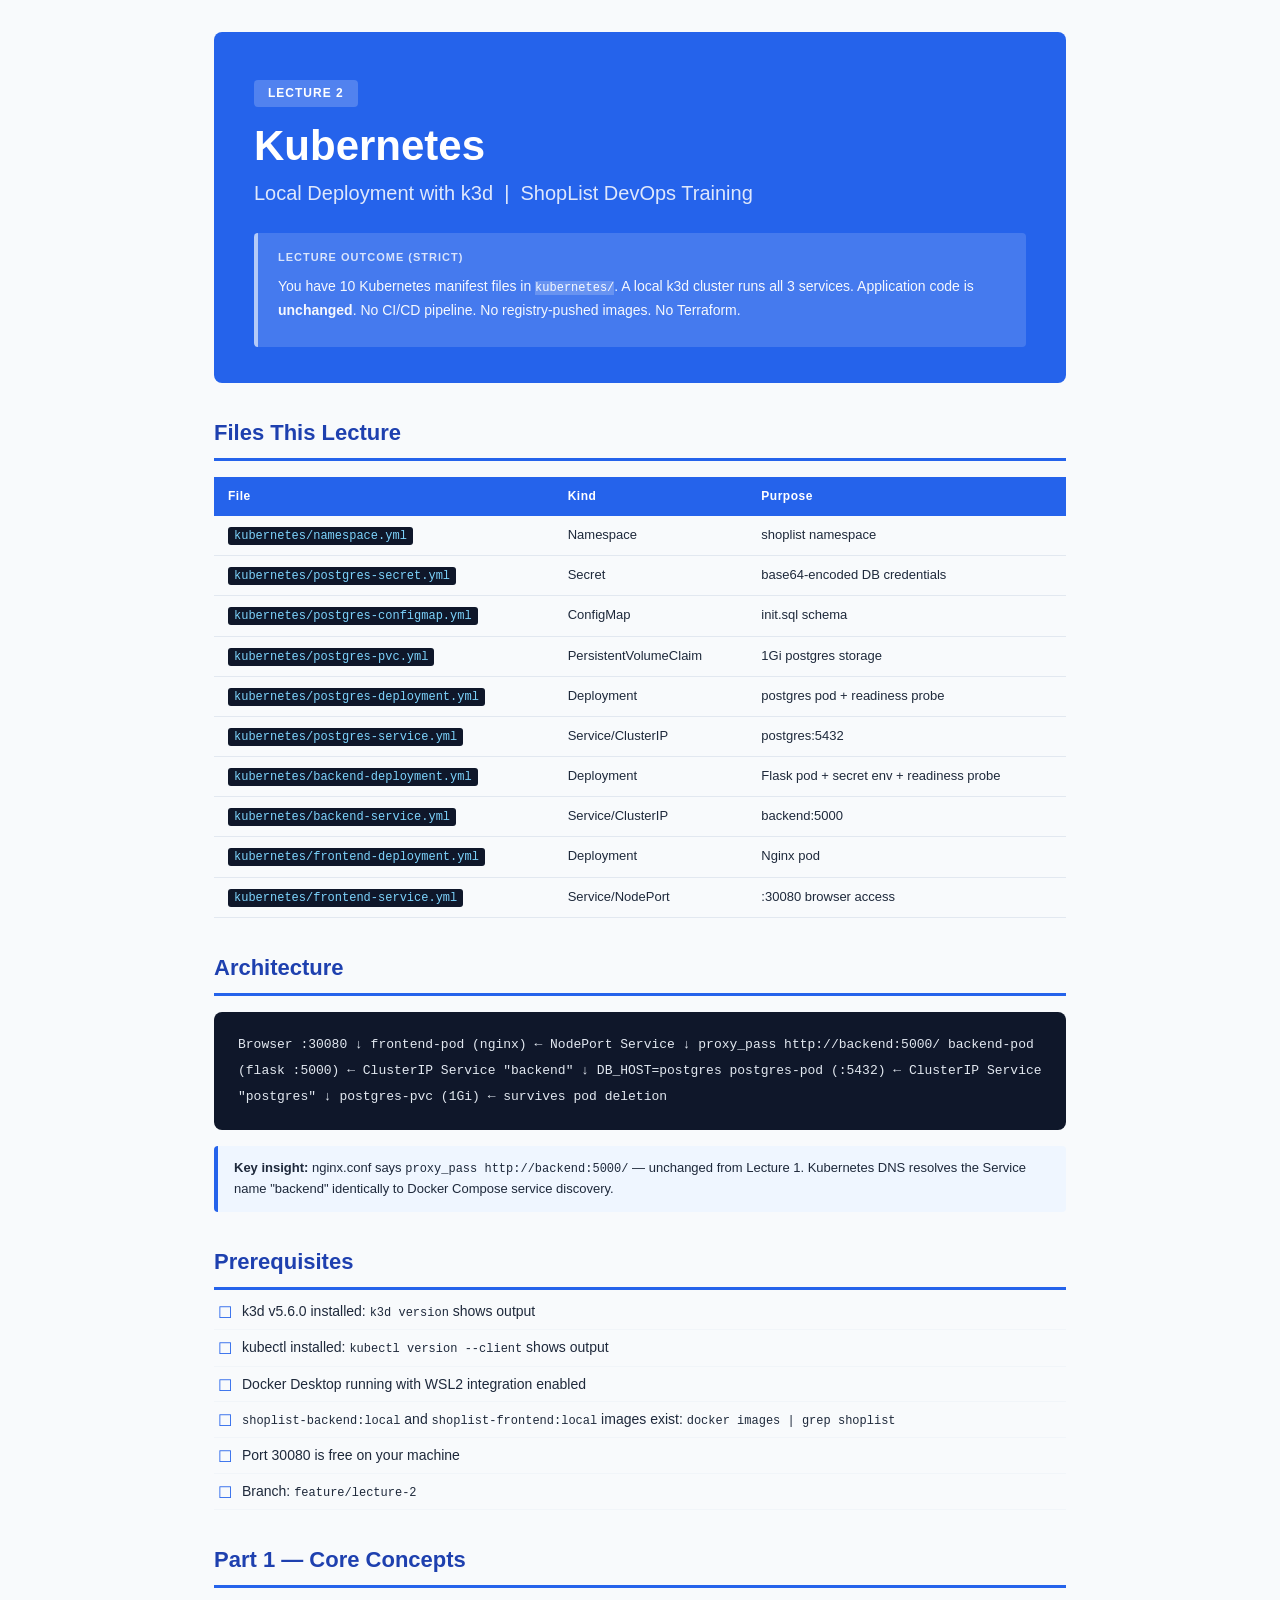
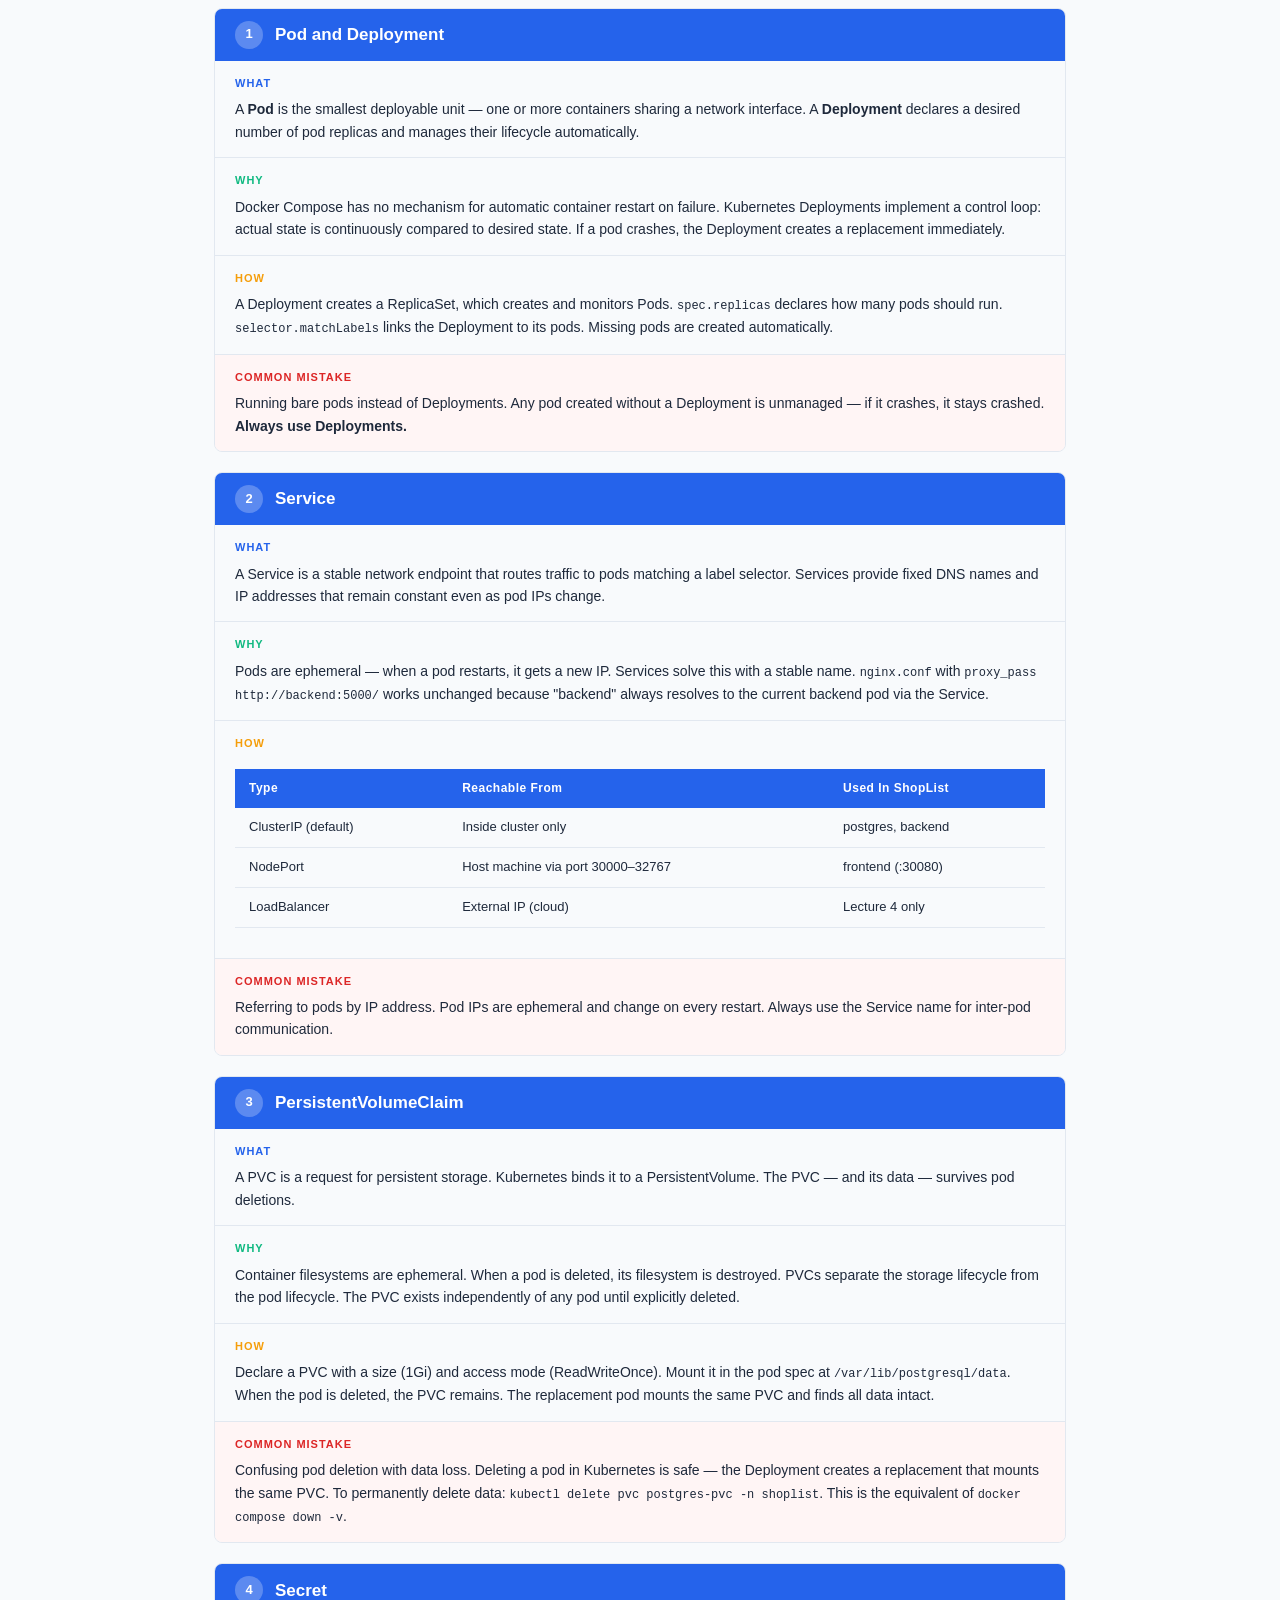
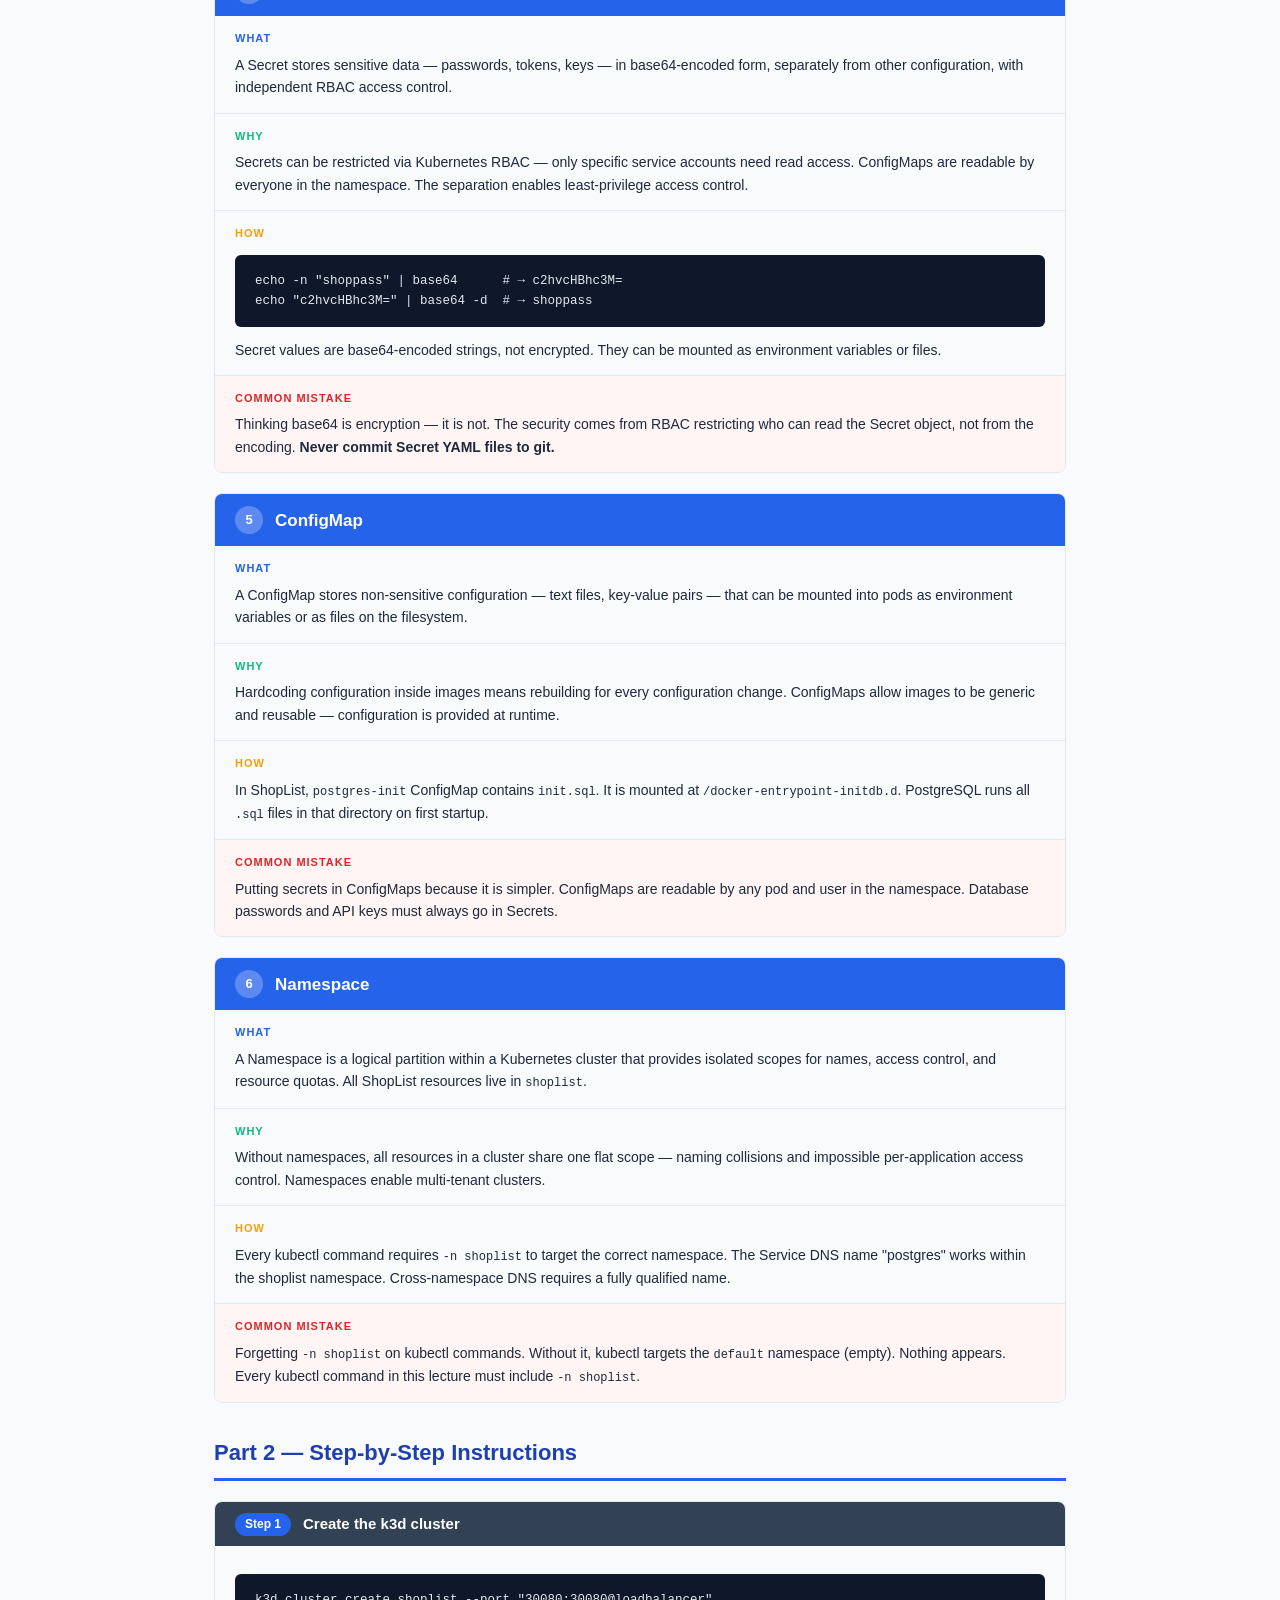
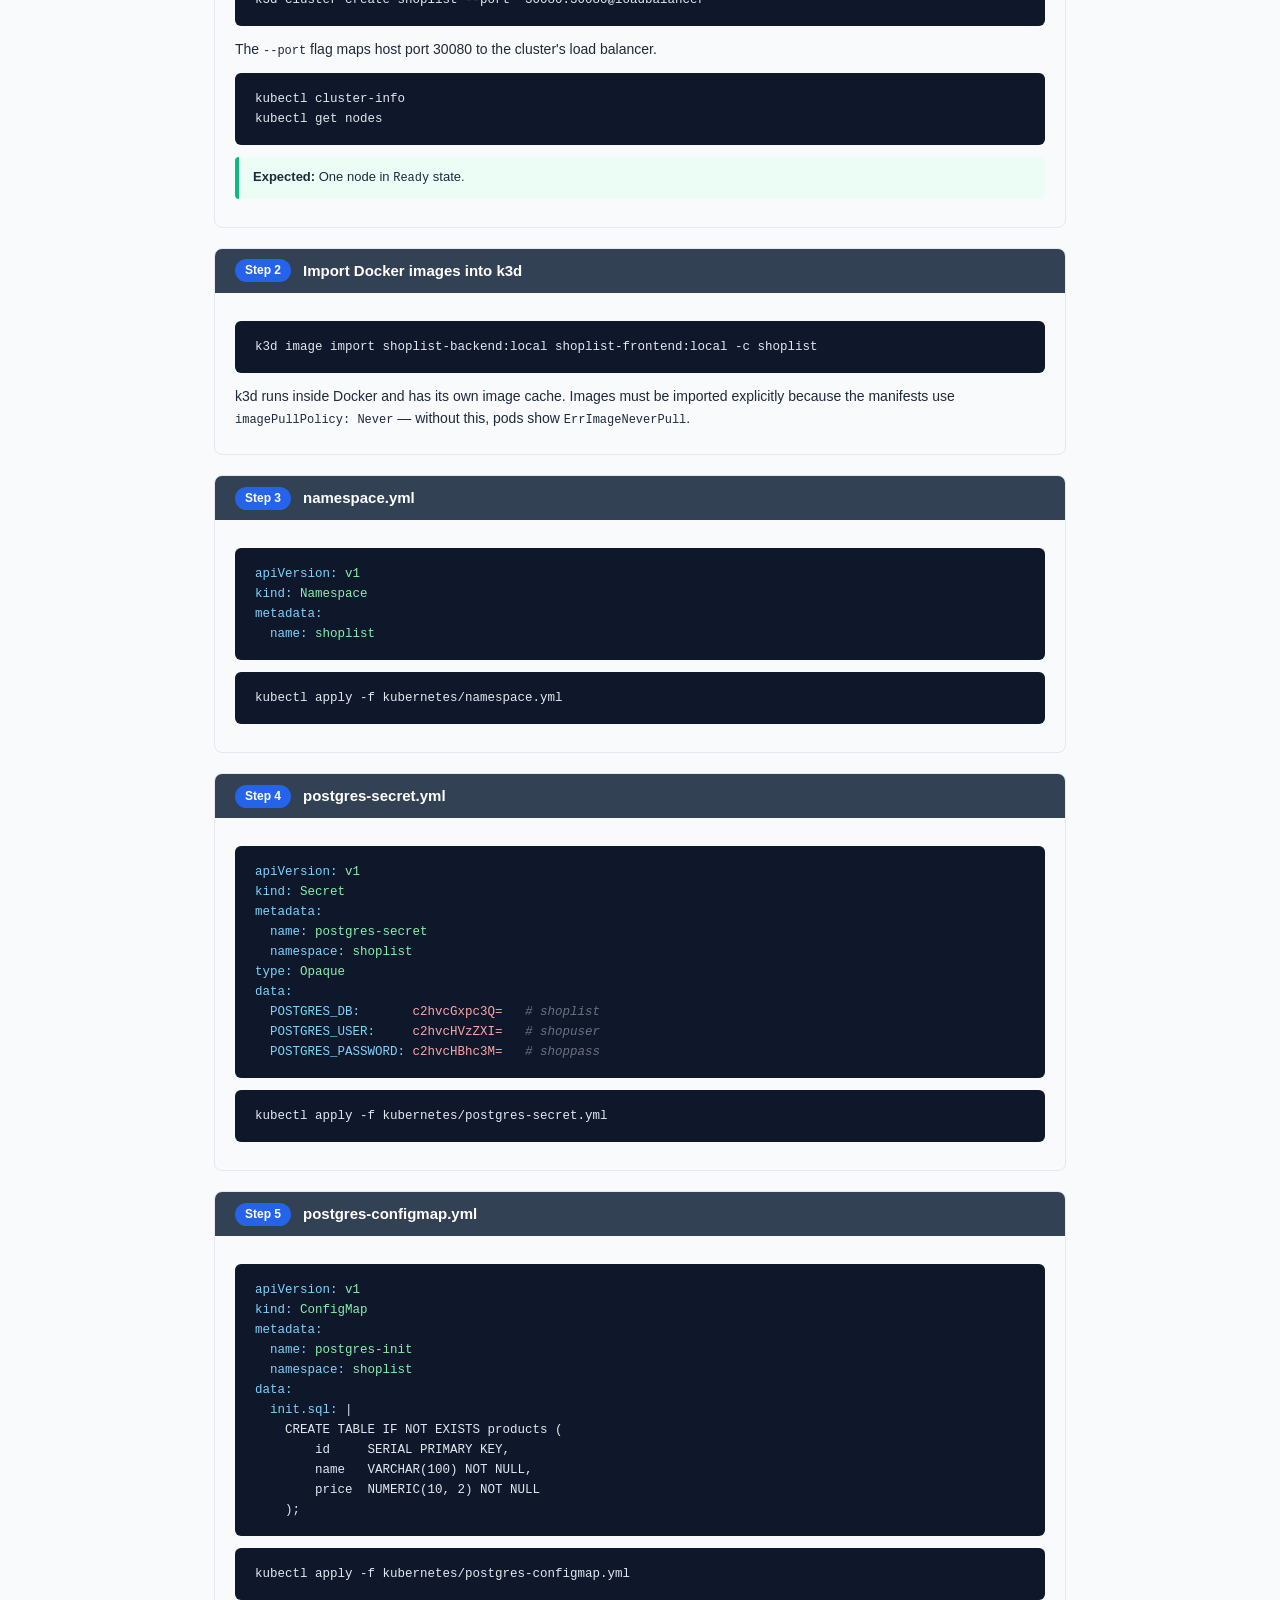
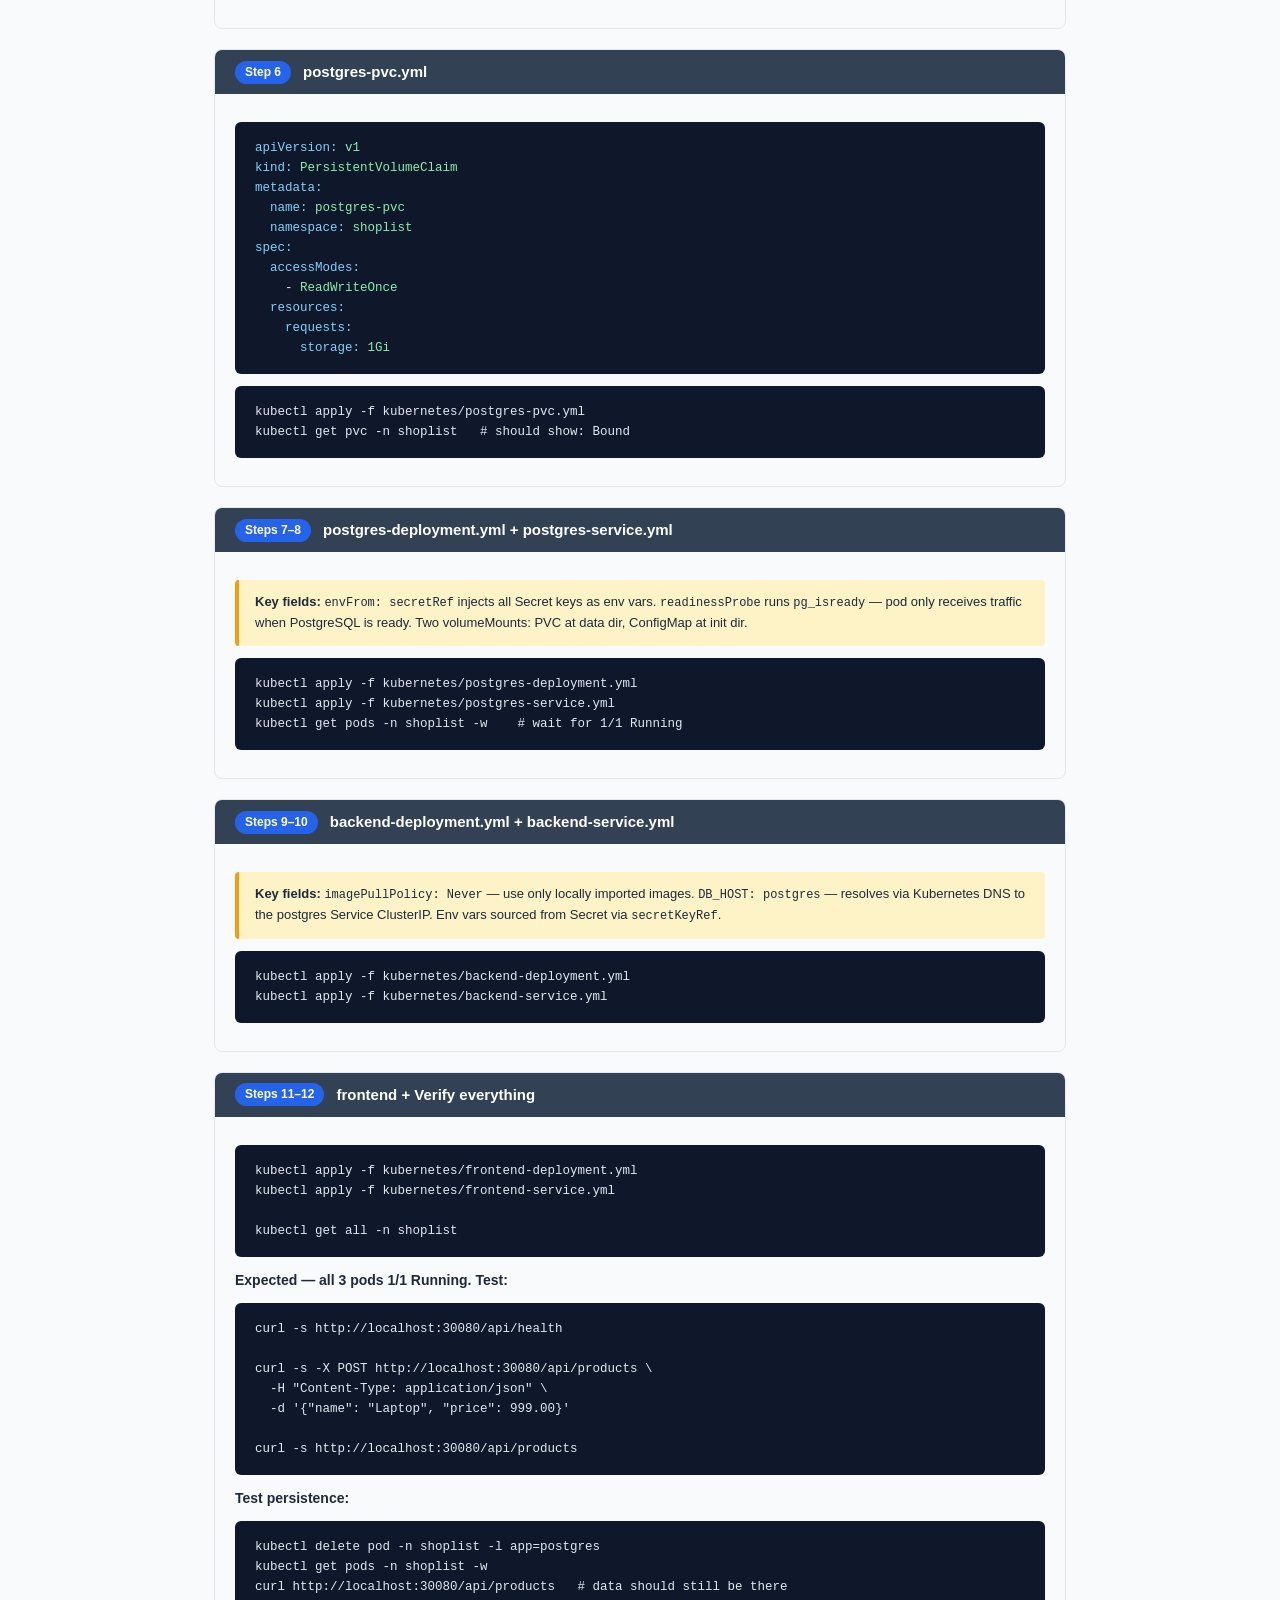
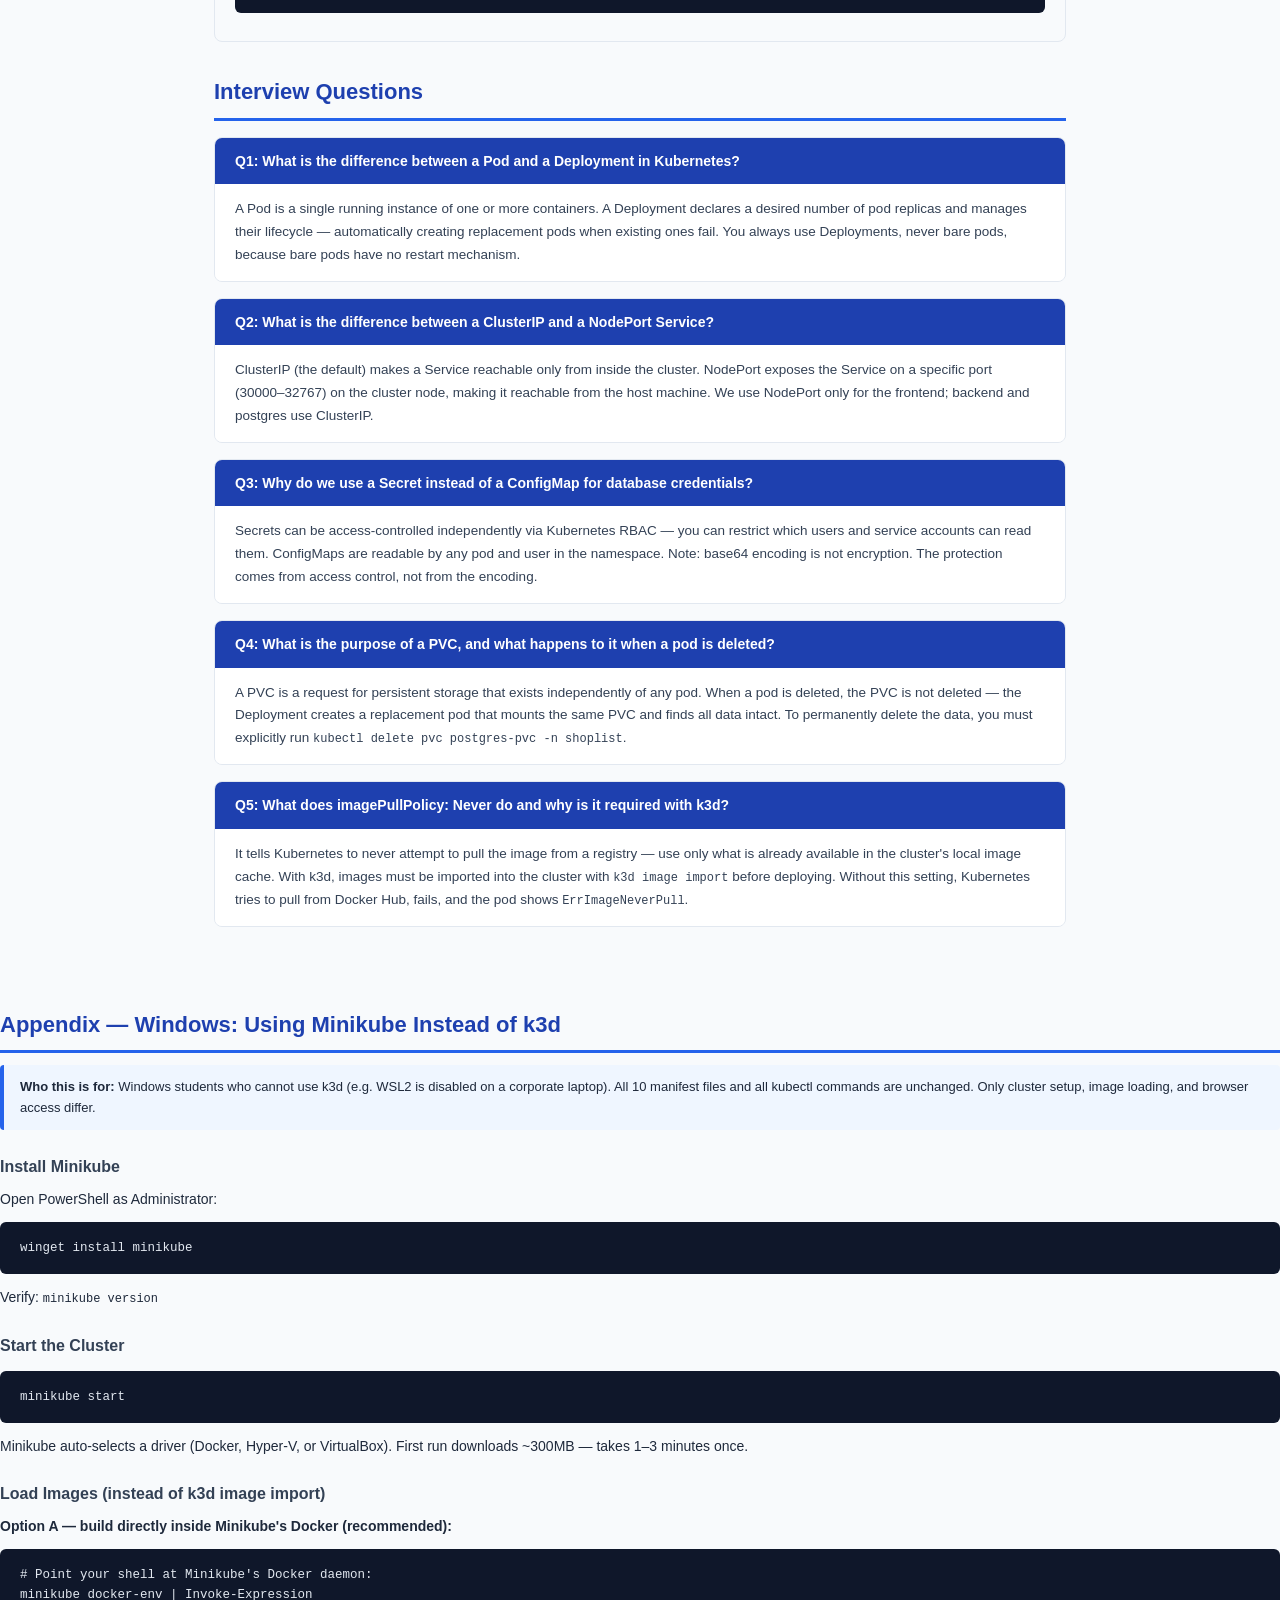
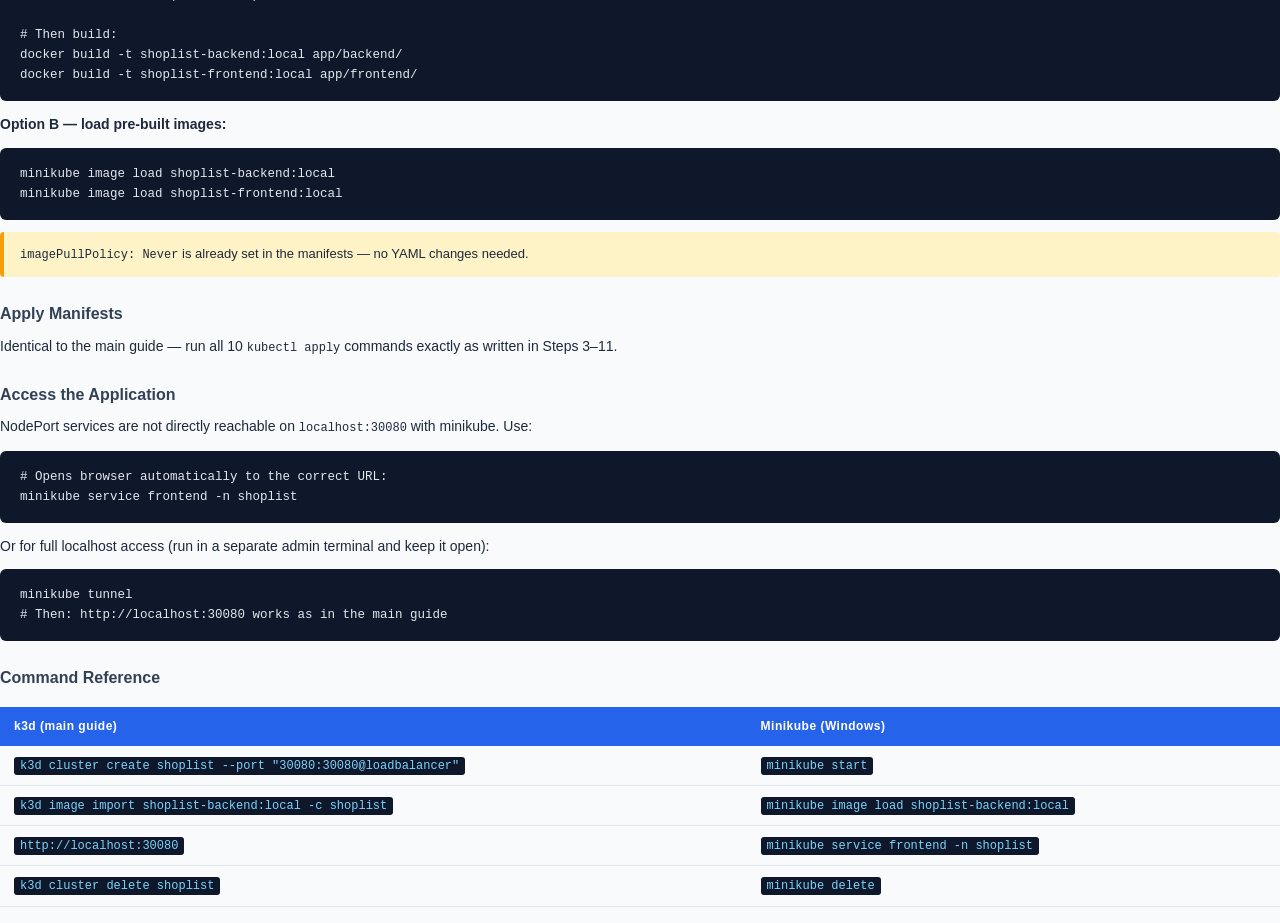
<file: docs/lecture-2/student-workbook.html>
<!DOCTYPE html>
<html lang="en">
<head>
<meta charset="UTF-8">
<meta name="viewport" content="width=device-width, initial-scale=1.0">
<title>Lecture 2 — Student Workbook | Kubernetes & k3d</title>
<style>
  :root {
    --blue: #2563EB;
    --blue-light: #EFF6FF;
    --blue-dark: #1E40AF;
    --slate: #334155;
    --gray: #64748B;
    --lgray: #94A3B8;
    --text: #1E293B;
    --white: #FFFFFF;
    --green: #10B981;
    --amber: #F59E0B;
    --red: #DC2626;
    --code-bg: #0F172A;
    --code-text: #7DD3FC;
    --warn: #FEF3C7;
    --warn-border: #F59E0B;
  }
  * { margin: 0; padding: 0; box-sizing: border-box; }
  body {
    font-family: -apple-system, BlinkMacSystemFont, 'Segoe UI', sans-serif;
    font-size: 14px;
    color: var(--text);
    background: #F8FAFC;
    line-height: 1.6;
  }
  .page { max-width: 900px; margin: 0 auto; padding: 32px 24px; }

  /* Cover */
  .cover {
    background: var(--blue);
    color: white;
    padding: 48px 40px 36px;
    border-radius: 8px;
    margin-bottom: 32px;
  }
  .cover-badge { background: rgba(255,255,255,0.2); display: inline-block; padding: 4px 14px; border-radius: 4px; font-size: 12px; font-weight: 700; letter-spacing: 1px; margin-bottom: 16px; }
  .cover h1 { font-size: 42px; font-weight: 800; line-height: 1.1; margin-bottom: 8px; }
  .cover .subtitle { font-size: 20px; opacity: 0.85; margin-bottom: 24px; }
  .outcome-box { background: rgba(255,255,255,0.15); border-left: 4px solid rgba(255,255,255,0.6); padding: 16px 20px; border-radius: 4px; margin-top: 16px; }
  .outcome-box .label { font-size: 11px; font-weight: 700; letter-spacing: 1px; opacity: 0.8; margin-bottom: 8px; }
  .outcome-box p { font-size: 14px; line-height: 1.7; opacity: 0.95; }

  /* File table */
  table { width: 100%; border-collapse: collapse; margin: 16px 0; font-size: 13px; }
  th { background: var(--blue); color: white; padding: 10px 14px; text-align: left; font-size: 12px; font-weight: 700; letter-spacing: 0.5px; }
  td { padding: 9px 14px; border-bottom: 1px solid #E2E8F0; vertical-align: top; }
  tr:nth-child(even) td { background: #F8FAFC; }
  td code { background: var(--code-bg); color: var(--code-text); padding: 2px 6px; border-radius: 3px; font-size: 12px; font-family: 'Courier New', monospace; }

  /* Sections */
  h2 { font-size: 22px; font-weight: 800; color: var(--blue-dark); margin: 32px 0 4px; padding-bottom: 8px; border-bottom: 3px solid var(--blue); }
  h3 { font-size: 16px; font-weight: 700; color: var(--slate); margin: 24px 0 8px; }
  p { margin: 8px 0; }

  /* Concept block */
  .concept { border: 1px solid #E2E8F0; border-radius: 8px; margin: 20px 0; overflow: hidden; }
  .concept-header { background: var(--blue); color: white; padding: 12px 20px; display: flex; align-items: center; gap: 12px; }
  .concept-header .num { background: rgba(255,255,255,0.25); width: 28px; height: 28px; border-radius: 50%; display: flex; align-items: center; justify-content: center; font-size: 13px; font-weight: 800; flex-shrink: 0; }
  .concept-header h3 { margin: 0; font-size: 17px; color: white; }
  .concept-body { padding: 0; }
  .concept-part { padding: 14px 20px; border-bottom: 1px solid #E2E8F0; }
  .concept-part:last-child { border-bottom: none; }
  .concept-part .part-label { font-size: 11px; font-weight: 700; letter-spacing: 1px; color: var(--blue); margin-bottom: 6px; text-transform: uppercase; }
  .concept-part.what .part-label { color: var(--blue); }
  .concept-part.why .part-label { color: var(--green); }
  .concept-part.how .part-label { color: var(--amber); }
  .concept-part.mistake .part-label { color: var(--red); }
  .concept-part.mistake { background: #FFF5F5; }

  /* Step block */
  .step { border: 1px solid #E2E8F0; border-radius: 8px; margin: 20px 0; overflow: hidden; }
  .step-header { background: var(--slate); color: white; padding: 10px 20px; display: flex; align-items: center; gap: 12px; }
  .step-num { background: var(--blue); color: white; padding: 2px 10px; border-radius: 12px; font-size: 12px; font-weight: 700; flex-shrink: 0; }
  .step-header h4 { margin: 0; font-size: 15px; font-weight: 600; color: white; }
  .step-body { padding: 16px 20px; }

  /* Code */
  pre { background: var(--code-bg); color: #E2E8F0; padding: 16px 20px; border-radius: 6px; overflow-x: auto; font-family: 'Courier New', monospace; font-size: 12.5px; line-height: 1.6; margin: 12px 0; }
  code { font-family: 'Courier New', monospace; font-size: 12px; }
  .kw { color: #7DD3FC; }
  .str { color: #86EFAC; }
  .cmt { color: #6B7280; font-style: italic; }
  .val { color: #FCA5A5; }

  /* Callouts */
  .tip { background: #EFF6FF; border-left: 4px solid var(--blue); padding: 12px 16px; border-radius: 4px; margin: 12px 0; font-size: 13px; }
  .warn-box { background: var(--warn); border-left: 4px solid var(--warn-border); padding: 12px 16px; border-radius: 4px; margin: 12px 0; font-size: 13px; }
  .success { background: #ECFDF5; border-left: 4px solid var(--green); padding: 12px 16px; border-radius: 4px; margin: 12px 0; font-size: 13px; }

  /* Checklist */
  .checklist { list-style: none; padding: 0; }
  .checklist li { padding: 6px 0 6px 28px; position: relative; border-bottom: 1px solid #F1F5F9; }
  .checklist li::before { content: "☐"; position: absolute; left: 4px; color: var(--blue); font-size: 16px; }

  /* Interview */
  .qa { border: 1px solid #E2E8F0; border-radius: 8px; margin: 16px 0; overflow: hidden; }
  .qa-q { background: var(--blue-dark); color: white; padding: 12px 20px; font-weight: 600; font-size: 14px; }
  .qa-a { background: white; padding: 14px 20px; font-size: 13.5px; color: var(--slate); line-height: 1.7; }

  /* Architecture */
  .arch-box { background: var(--code-bg); color: #E2E8F0; padding: 20px 24px; border-radius: 8px; font-family: 'Courier New', monospace; font-size: 13px; line-height: 2; margin: 16px 0; }

  /* Badge */
  .badge { display: inline-block; padding: 2px 10px; border-radius: 12px; font-size: 11px; font-weight: 700; }
  .badge-blue { background: #DBEAFE; color: var(--blue-dark); }
  .badge-green { background: #D1FAE5; color: #065F46; }
  .badge-amber { background: #FEF3C7; color: #92400E; }

  /* Diff table */
  .diff-table th:first-child, .diff-table td:first-child { background: #FFF5F5; }
  .diff-table th:last-child, .diff-table td:last-child { background: #F0FDF4; }

  @media print {
    body { background: white; font-size: 12px; }
    .page { padding: 12mm 14mm; max-width: 100%; }
    .cover { border-radius: 0; padding: 24px 28px; }
    .cover h1 { font-size: 28px; }
    pre { font-size: 11px; }
    h2 { font-size: 18px; page-break-before: always; }
    h2:first-of-type { page-break-before: avoid; }
    .concept, .step, .qa { page-break-inside: avoid; }
    a { color: inherit; text-decoration: none; }
  }
</style>
</head>
<body>
<div class="page">

<!-- Cover -->
<div class="cover">
  <div class="cover-badge">LECTURE 2</div>
  <h1>Kubernetes</h1>
  <div class="subtitle">Local Deployment with k3d &nbsp;|&nbsp; ShopList DevOps Training</div>
  <div class="outcome-box">
    <div class="label">LECTURE OUTCOME (STRICT)</div>
    <p>You have 10 Kubernetes manifest files in <code style="background:rgba(255,255,255,0.2);color:white">kubernetes/</code>. A local k3d cluster runs all 3 services. Application code is <strong>unchanged</strong>. No CI/CD pipeline. No registry-pushed images. No Terraform.</p>
  </div>
</div>

<!-- File table -->
<h2>Files This Lecture</h2>
<table>
  <tr><th>File</th><th>Kind</th><th>Purpose</th></tr>
  <tr><td><code>kubernetes/namespace.yml</code></td><td>Namespace</td><td>shoplist namespace</td></tr>
  <tr><td><code>kubernetes/postgres-secret.yml</code></td><td>Secret</td><td>base64-encoded DB credentials</td></tr>
  <tr><td><code>kubernetes/postgres-configmap.yml</code></td><td>ConfigMap</td><td>init.sql schema</td></tr>
  <tr><td><code>kubernetes/postgres-pvc.yml</code></td><td>PersistentVolumeClaim</td><td>1Gi postgres storage</td></tr>
  <tr><td><code>kubernetes/postgres-deployment.yml</code></td><td>Deployment</td><td>postgres pod + readiness probe</td></tr>
  <tr><td><code>kubernetes/postgres-service.yml</code></td><td>Service/ClusterIP</td><td>postgres:5432</td></tr>
  <tr><td><code>kubernetes/backend-deployment.yml</code></td><td>Deployment</td><td>Flask pod + secret env + readiness probe</td></tr>
  <tr><td><code>kubernetes/backend-service.yml</code></td><td>Service/ClusterIP</td><td>backend:5000</td></tr>
  <tr><td><code>kubernetes/frontend-deployment.yml</code></td><td>Deployment</td><td>Nginx pod</td></tr>
  <tr><td><code>kubernetes/frontend-service.yml</code></td><td>Service/NodePort</td><td>:30080 browser access</td></tr>
</table>

<!-- Architecture -->
<h2>Architecture</h2>
<div class="arch-box">
Browser :30080
    ↓
frontend-pod (nginx)         ← NodePort Service
    ↓ proxy_pass http://backend:5000/
backend-pod (flask :5000)    ← ClusterIP Service "backend"
    ↓ DB_HOST=postgres
postgres-pod (:5432)         ← ClusterIP Service "postgres"
    ↓
postgres-pvc (1Gi)           ← survives pod deletion
</div>
<div class="tip"><strong>Key insight:</strong> nginx.conf says <code>proxy_pass http://backend:5000/</code> — unchanged from Lecture 1. Kubernetes DNS resolves the Service name "backend" identically to Docker Compose service discovery.</div>

<!-- Prerequisites -->
<h2>Prerequisites</h2>
<ul class="checklist">
  <li>k3d v5.6.0 installed: <code>k3d version</code> shows output</li>
  <li>kubectl installed: <code>kubectl version --client</code> shows output</li>
  <li>Docker Desktop running with WSL2 integration enabled</li>
  <li><code>shoplist-backend:local</code> and <code>shoplist-frontend:local</code> images exist: <code>docker images | grep shoplist</code></li>
  <li>Port 30080 is free on your machine</li>
  <li>Branch: <code>feature/lecture-2</code></li>
</ul>

<!-- Part 1 — Concepts -->
<h2>Part 1 — Core Concepts</h2>

<div class="concept">
  <div class="concept-header"><div class="num">1</div><h3>Pod and Deployment</h3></div>
  <div class="concept-body">
    <div class="concept-part what"><div class="part-label">WHAT</div>A <strong>Pod</strong> is the smallest deployable unit — one or more containers sharing a network interface. A <strong>Deployment</strong> declares a desired number of pod replicas and manages their lifecycle automatically.</div>
    <div class="concept-part why"><div class="part-label">WHY</div>Docker Compose has no mechanism for automatic container restart on failure. Kubernetes Deployments implement a control loop: actual state is continuously compared to desired state. If a pod crashes, the Deployment creates a replacement immediately.</div>
    <div class="concept-part how"><div class="part-label">HOW</div>A Deployment creates a ReplicaSet, which creates and monitors Pods. <code>spec.replicas</code> declares how many pods should run. <code>selector.matchLabels</code> links the Deployment to its pods. Missing pods are created automatically.</div>
    <div class="concept-part mistake"><div class="part-label">COMMON MISTAKE</div>Running bare pods instead of Deployments. Any pod created without a Deployment is unmanaged — if it crashes, it stays crashed. <strong>Always use Deployments.</strong></div>
  </div>
</div>

<div class="concept">
  <div class="concept-header"><div class="num">2</div><h3>Service</h3></div>
  <div class="concept-body">
    <div class="concept-part what"><div class="part-label">WHAT</div>A Service is a stable network endpoint that routes traffic to pods matching a label selector. Services provide fixed DNS names and IP addresses that remain constant even as pod IPs change.</div>
    <div class="concept-part why"><div class="part-label">WHY</div>Pods are ephemeral — when a pod restarts, it gets a new IP. Services solve this with a stable name. <code>nginx.conf</code> with <code>proxy_pass http://backend:5000/</code> works unchanged because "backend" always resolves to the current backend pod via the Service.</div>
    <div class="concept-part how"><div class="part-label">HOW</div>
      <table><tr><th>Type</th><th>Reachable From</th><th>Used In ShopList</th></tr>
      <tr><td>ClusterIP (default)</td><td>Inside cluster only</td><td>postgres, backend</td></tr>
      <tr><td>NodePort</td><td>Host machine via port 30000–32767</td><td>frontend (:30080)</td></tr>
      <tr><td>LoadBalancer</td><td>External IP (cloud)</td><td>Lecture 4 only</td></tr></table>
    </div>
    <div class="concept-part mistake"><div class="part-label">COMMON MISTAKE</div>Referring to pods by IP address. Pod IPs are ephemeral and change on every restart. Always use the Service name for inter-pod communication.</div>
  </div>
</div>

<div class="concept">
  <div class="concept-header"><div class="num">3</div><h3>PersistentVolumeClaim</h3></div>
  <div class="concept-body">
    <div class="concept-part what"><div class="part-label">WHAT</div>A PVC is a request for persistent storage. Kubernetes binds it to a PersistentVolume. The PVC — and its data — survives pod deletions.</div>
    <div class="concept-part why"><div class="part-label">WHY</div>Container filesystems are ephemeral. When a pod is deleted, its filesystem is destroyed. PVCs separate the storage lifecycle from the pod lifecycle. The PVC exists independently of any pod until explicitly deleted.</div>
    <div class="concept-part how"><div class="part-label">HOW</div>Declare a PVC with a size (1Gi) and access mode (ReadWriteOnce). Mount it in the pod spec at <code>/var/lib/postgresql/data</code>. When the pod is deleted, the PVC remains. The replacement pod mounts the same PVC and finds all data intact.</div>
    <div class="concept-part mistake"><div class="part-label">COMMON MISTAKE</div>Confusing pod deletion with data loss. Deleting a pod in Kubernetes is safe — the Deployment creates a replacement that mounts the same PVC. To permanently delete data: <code>kubectl delete pvc postgres-pvc -n shoplist</code>. This is the equivalent of <code>docker compose down -v</code>.</div>
  </div>
</div>

<div class="concept">
  <div class="concept-header"><div class="num">4</div><h3>Secret</h3></div>
  <div class="concept-body">
    <div class="concept-part what"><div class="part-label">WHAT</div>A Secret stores sensitive data — passwords, tokens, keys — in base64-encoded form, separately from other configuration, with independent RBAC access control.</div>
    <div class="concept-part why"><div class="part-label">WHY</div>Secrets can be restricted via Kubernetes RBAC — only specific service accounts need read access. ConfigMaps are readable by everyone in the namespace. The separation enables least-privilege access control.</div>
    <div class="concept-part how"><div class="part-label">HOW</div><pre>echo -n "shoppass" | base64      # → c2hvcHBhc3M=
echo "c2hvcHBhc3M=" | base64 -d  # → shoppass</pre>Secret values are base64-encoded strings, not encrypted. They can be mounted as environment variables or files.</div>
    <div class="concept-part mistake"><div class="part-label">COMMON MISTAKE</div>Thinking base64 is encryption — it is not. The security comes from RBAC restricting who can read the Secret object, not from the encoding. <strong>Never commit Secret YAML files to git.</strong></div>
  </div>
</div>

<div class="concept">
  <div class="concept-header"><div class="num">5</div><h3>ConfigMap</h3></div>
  <div class="concept-body">
    <div class="concept-part what"><div class="part-label">WHAT</div>A ConfigMap stores non-sensitive configuration — text files, key-value pairs — that can be mounted into pods as environment variables or as files on the filesystem.</div>
    <div class="concept-part why"><div class="part-label">WHY</div>Hardcoding configuration inside images means rebuilding for every configuration change. ConfigMaps allow images to be generic and reusable — configuration is provided at runtime.</div>
    <div class="concept-part how"><div class="part-label">HOW</div>In ShopList, <code>postgres-init</code> ConfigMap contains <code>init.sql</code>. It is mounted at <code>/docker-entrypoint-initdb.d</code>. PostgreSQL runs all <code>.sql</code> files in that directory on first startup.</div>
    <div class="concept-part mistake"><div class="part-label">COMMON MISTAKE</div>Putting secrets in ConfigMaps because it is simpler. ConfigMaps are readable by any pod and user in the namespace. Database passwords and API keys must always go in Secrets.</div>
  </div>
</div>

<div class="concept">
  <div class="concept-header"><div class="num">6</div><h3>Namespace</h3></div>
  <div class="concept-body">
    <div class="concept-part what"><div class="part-label">WHAT</div>A Namespace is a logical partition within a Kubernetes cluster that provides isolated scopes for names, access control, and resource quotas. All ShopList resources live in <code>shoplist</code>.</div>
    <div class="concept-part why"><div class="part-label">WHY</div>Without namespaces, all resources in a cluster share one flat scope — naming collisions and impossible per-application access control. Namespaces enable multi-tenant clusters.</div>
    <div class="concept-part how"><div class="part-label">HOW</div>Every kubectl command requires <code>-n shoplist</code> to target the correct namespace. The Service DNS name "postgres" works within the shoplist namespace. Cross-namespace DNS requires a fully qualified name.</div>
    <div class="concept-part mistake"><div class="part-label">COMMON MISTAKE</div>Forgetting <code>-n shoplist</code> on kubectl commands. Without it, kubectl targets the <code>default</code> namespace (empty). Nothing appears. Every kubectl command in this lecture must include <code>-n shoplist</code>.</div>
  </div>
</div>

<!-- Part 2 — Steps -->
<h2>Part 2 — Step-by-Step Instructions</h2>

<div class="step">
  <div class="step-header"><div class="step-num">Step 1</div><h4>Create the k3d cluster</h4></div>
  <div class="step-body">
    <pre>k3d cluster create shoplist --port "30080:30080@loadbalancer"</pre>
    <p>The <code>--port</code> flag maps host port 30080 to the cluster's load balancer.</p>
    <pre>kubectl cluster-info
kubectl get nodes</pre>
    <p class="success" style="padding:10px 14px;border-radius:4px;background:#ECFDF5;border-left:4px solid #10B981;"><strong>Expected:</strong> One node in <code>Ready</code> state.</p>
  </div>
</div>

<div class="step">
  <div class="step-header"><div class="step-num">Step 2</div><h4>Import Docker images into k3d</h4></div>
  <div class="step-body">
    <pre>k3d image import shoplist-backend:local shoplist-frontend:local -c shoplist</pre>
    <p>k3d runs inside Docker and has its own image cache. Images must be imported explicitly because the manifests use <code>imagePullPolicy: Never</code> — without this, pods show <code>ErrImageNeverPull</code>.</p>
  </div>
</div>

<div class="step">
  <div class="step-header"><div class="step-num">Step 3</div><h4>namespace.yml</h4></div>
  <div class="step-body">
    <pre><span class="kw">apiVersion:</span> <span class="str">v1</span>
<span class="kw">kind:</span> <span class="str">Namespace</span>
<span class="kw">metadata:</span>
  <span class="kw">name:</span> <span class="str">shoplist</span></pre>
    <pre>kubectl apply -f kubernetes/namespace.yml</pre>
  </div>
</div>

<div class="step">
  <div class="step-header"><div class="step-num">Step 4</div><h4>postgres-secret.yml</h4></div>
  <div class="step-body">
    <pre><span class="kw">apiVersion:</span> <span class="str">v1</span>
<span class="kw">kind:</span> <span class="str">Secret</span>
<span class="kw">metadata:</span>
  <span class="kw">name:</span> <span class="str">postgres-secret</span>
  <span class="kw">namespace:</span> <span class="str">shoplist</span>
<span class="kw">type:</span> <span class="str">Opaque</span>
<span class="kw">data:</span>
  <span class="kw">POSTGRES_DB:</span>       <span class="val">c2hvcGxpc3Q=</span>   <span class="cmt"># shoplist</span>
  <span class="kw">POSTGRES_USER:</span>     <span class="val">c2hvcHVzZXI=</span>   <span class="cmt"># shopuser</span>
  <span class="kw">POSTGRES_PASSWORD:</span> <span class="val">c2hvcHBhc3M=</span>   <span class="cmt"># shoppass</span></pre>
    <pre>kubectl apply -f kubernetes/postgres-secret.yml</pre>
  </div>
</div>

<div class="step">
  <div class="step-header"><div class="step-num">Step 5</div><h4>postgres-configmap.yml</h4></div>
  <div class="step-body">
    <pre><span class="kw">apiVersion:</span> <span class="str">v1</span>
<span class="kw">kind:</span> <span class="str">ConfigMap</span>
<span class="kw">metadata:</span>
  <span class="kw">name:</span> <span class="str">postgres-init</span>
  <span class="kw">namespace:</span> <span class="str">shoplist</span>
<span class="kw">data:</span>
  <span class="kw">init.sql:</span> |
    CREATE TABLE IF NOT EXISTS products (
        id     SERIAL PRIMARY KEY,
        name   VARCHAR(100) NOT NULL,
        price  NUMERIC(10, 2) NOT NULL
    );</pre>
    <pre>kubectl apply -f kubernetes/postgres-configmap.yml</pre>
  </div>
</div>

<div class="step">
  <div class="step-header"><div class="step-num">Step 6</div><h4>postgres-pvc.yml</h4></div>
  <div class="step-body">
    <pre><span class="kw">apiVersion:</span> <span class="str">v1</span>
<span class="kw">kind:</span> <span class="str">PersistentVolumeClaim</span>
<span class="kw">metadata:</span>
  <span class="kw">name:</span> <span class="str">postgres-pvc</span>
  <span class="kw">namespace:</span> <span class="str">shoplist</span>
<span class="kw">spec:</span>
  <span class="kw">accessModes:</span>
    - <span class="str">ReadWriteOnce</span>
  <span class="kw">resources:</span>
    <span class="kw">requests:</span>
      <span class="kw">storage:</span> <span class="str">1Gi</span></pre>
    <pre>kubectl apply -f kubernetes/postgres-pvc.yml
kubectl get pvc -n shoplist   # should show: Bound</pre>
  </div>
</div>

<div class="step">
  <div class="step-header"><div class="step-num">Steps 7–8</div><h4>postgres-deployment.yml + postgres-service.yml</h4></div>
  <div class="step-body">
    <div class="warn-box"><strong>Key fields:</strong> <code>envFrom: secretRef</code> injects all Secret keys as env vars. <code>readinessProbe</code> runs <code>pg_isready</code> — pod only receives traffic when PostgreSQL is ready. Two volumeMounts: PVC at data dir, ConfigMap at init dir.</div>
    <pre>kubectl apply -f kubernetes/postgres-deployment.yml
kubectl apply -f kubernetes/postgres-service.yml
kubectl get pods -n shoplist -w    # wait for 1/1 Running</pre>
  </div>
</div>

<div class="step">
  <div class="step-header"><div class="step-num">Steps 9–10</div><h4>backend-deployment.yml + backend-service.yml</h4></div>
  <div class="step-body">
    <div class="warn-box"><strong>Key fields:</strong> <code>imagePullPolicy: Never</code> — use only locally imported images. <code>DB_HOST: postgres</code> — resolves via Kubernetes DNS to the postgres Service ClusterIP. Env vars sourced from Secret via <code>secretKeyRef</code>.</div>
    <pre>kubectl apply -f kubernetes/backend-deployment.yml
kubectl apply -f kubernetes/backend-service.yml</pre>
  </div>
</div>

<div class="step">
  <div class="step-header"><div class="step-num">Steps 11–12</div><h4>frontend + Verify everything</h4></div>
  <div class="step-body">
    <pre>kubectl apply -f kubernetes/frontend-deployment.yml
kubectl apply -f kubernetes/frontend-service.yml

kubectl get all -n shoplist</pre>
    <p><strong>Expected — all 3 pods 1/1 Running. Test:</strong></p>
    <pre>curl -s http://localhost:30080/api/health

curl -s -X POST http://localhost:30080/api/products \
  -H "Content-Type: application/json" \
  -d '{"name": "Laptop", "price": 999.00}'

curl -s http://localhost:30080/api/products</pre>
    <p><strong>Test persistence:</strong></p>
    <pre>kubectl delete pod -n shoplist -l app=postgres
kubectl get pods -n shoplist -w
curl http://localhost:30080/api/products   # data should still be there</pre>
  </div>
</div>

<!-- Interview Q&A -->
<h2>Interview Questions</h2>

<div class="qa">
  <div class="qa-q">Q1: What is the difference between a Pod and a Deployment in Kubernetes?</div>
  <div class="qa-a">A Pod is a single running instance of one or more containers. A Deployment declares a desired number of pod replicas and manages their lifecycle — automatically creating replacement pods when existing ones fail. You always use Deployments, never bare pods, because bare pods have no restart mechanism.</div>
</div>
<div class="qa">
  <div class="qa-q">Q2: What is the difference between a ClusterIP and a NodePort Service?</div>
  <div class="qa-a">ClusterIP (the default) makes a Service reachable only from inside the cluster. NodePort exposes the Service on a specific port (30000–32767) on the cluster node, making it reachable from the host machine. We use NodePort only for the frontend; backend and postgres use ClusterIP.</div>
</div>
<div class="qa">
  <div class="qa-q">Q3: Why do we use a Secret instead of a ConfigMap for database credentials?</div>
  <div class="qa-a">Secrets can be access-controlled independently via Kubernetes RBAC — you can restrict which users and service accounts can read them. ConfigMaps are readable by any pod and user in the namespace. Note: base64 encoding is not encryption. The protection comes from access control, not from the encoding.</div>
</div>
<div class="qa">
  <div class="qa-q">Q4: What is the purpose of a PVC, and what happens to it when a pod is deleted?</div>
  <div class="qa-a">A PVC is a request for persistent storage that exists independently of any pod. When a pod is deleted, the PVC is not deleted — the Deployment creates a replacement pod that mounts the same PVC and finds all data intact. To permanently delete the data, you must explicitly run <code>kubectl delete pvc postgres-pvc -n shoplist</code>.</div>
</div>
<div class="qa">
  <div class="qa-q">Q5: What does imagePullPolicy: Never do and why is it required with k3d?</div>
  <div class="qa-a">It tells Kubernetes to never attempt to pull the image from a registry — use only what is already available in the cluster's local image cache. With k3d, images must be imported into the cluster with <code>k3d image import</code> before deploying. Without this setting, Kubernetes tries to pull from Docker Hub, fails, and the pod shows <code>ErrImageNeverPull</code>.</div>
</div>

</div>

<!-- Appendix: Minikube -->
<h2>Appendix — Windows: Using Minikube Instead of k3d</h2>

<div class="tip"><strong>Who this is for:</strong> Windows students who cannot use k3d (e.g. WSL2 is disabled on a corporate laptop). All 10 manifest files and all kubectl commands are unchanged. Only cluster setup, image loading, and browser access differ.</div>

<h3>Install Minikube</h3>
<p>Open PowerShell as Administrator:</p>
<pre>winget install minikube</pre>
<p>Verify: <code>minikube version</code></p>

<h3>Start the Cluster</h3>
<pre>minikube start</pre>
<p>Minikube auto-selects a driver (Docker, Hyper-V, or VirtualBox). First run downloads ~300MB — takes 1–3 minutes once.</p>

<h3>Load Images (instead of k3d image import)</h3>
<p><strong>Option A — build directly inside Minikube's Docker (recommended):</strong></p>
<pre># Point your shell at Minikube's Docker daemon:
minikube docker-env | Invoke-Expression

# Then build:
docker build -t shoplist-backend:local app/backend/
docker build -t shoplist-frontend:local app/frontend/</pre>

<p><strong>Option B — load pre-built images:</strong></p>
<pre>minikube image load shoplist-backend:local
minikube image load shoplist-frontend:local</pre>

<div class="warn-box"><code>imagePullPolicy: Never</code> is already set in the manifests — no YAML changes needed.</div>

<h3>Apply Manifests</h3>
<p>Identical to the main guide — run all 10 <code>kubectl apply</code> commands exactly as written in Steps 3–11.</p>

<h3>Access the Application</h3>
<p>NodePort services are not directly reachable on <code>localhost:30080</code> with minikube. Use:</p>
<pre># Opens browser automatically to the correct URL:
minikube service frontend -n shoplist</pre>
<p>Or for full localhost access (run in a separate admin terminal and keep it open):</p>
<pre>minikube tunnel
# Then: http://localhost:30080 works as in the main guide</pre>

<h3>Command Reference</h3>
<table>
  <tr><th>k3d (main guide)</th><th>Minikube (Windows)</th></tr>
  <tr><td><code>k3d cluster create shoplist --port "30080:30080@loadbalancer"</code></td><td><code>minikube start</code></td></tr>
  <tr><td><code>k3d image import shoplist-backend:local -c shoplist</code></td><td><code>minikube image load shoplist-backend:local</code></td></tr>
  <tr><td><code>http://localhost:30080</code></td><td><code>minikube service frontend -n shoplist</code></td></tr>
  <tr><td><code>k3d cluster delete shoplist</code></td><td><code>minikube delete</code></td></tr>
</table>

</div>
</body>
</html>
</file>
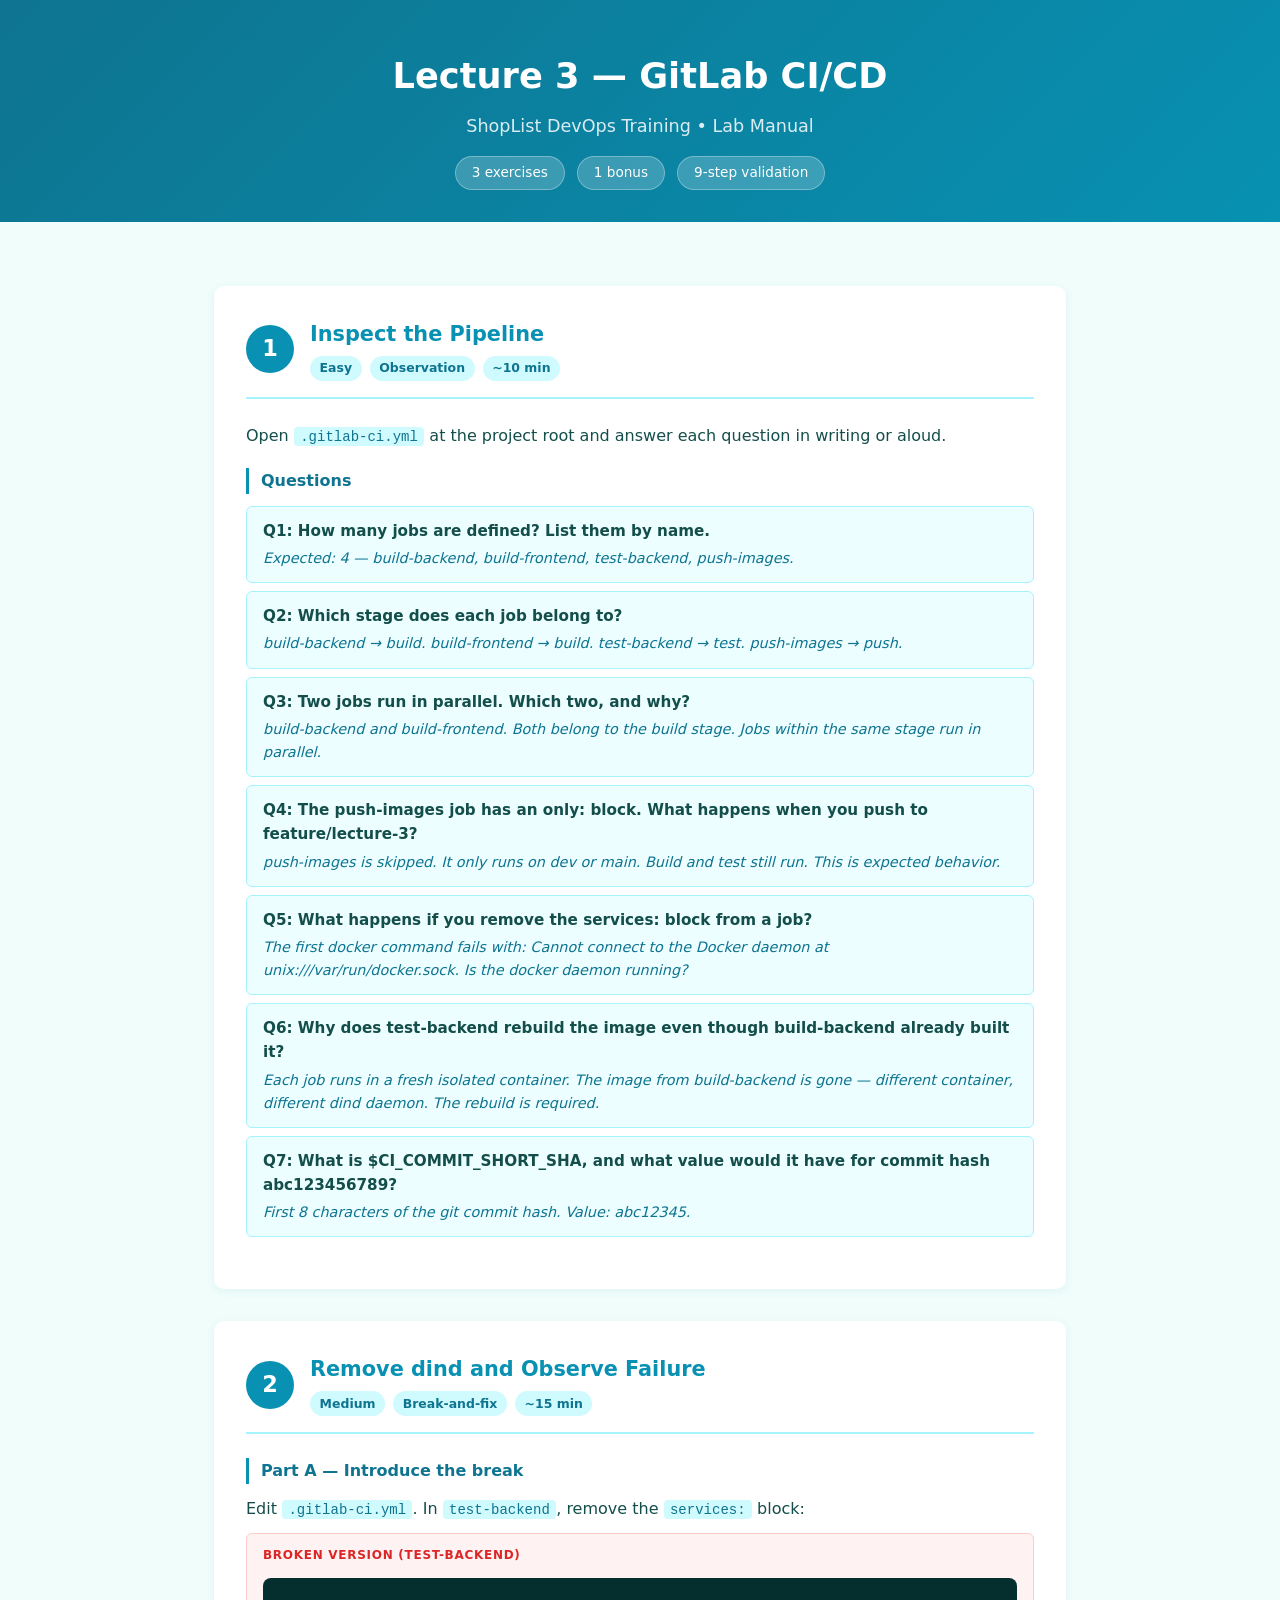
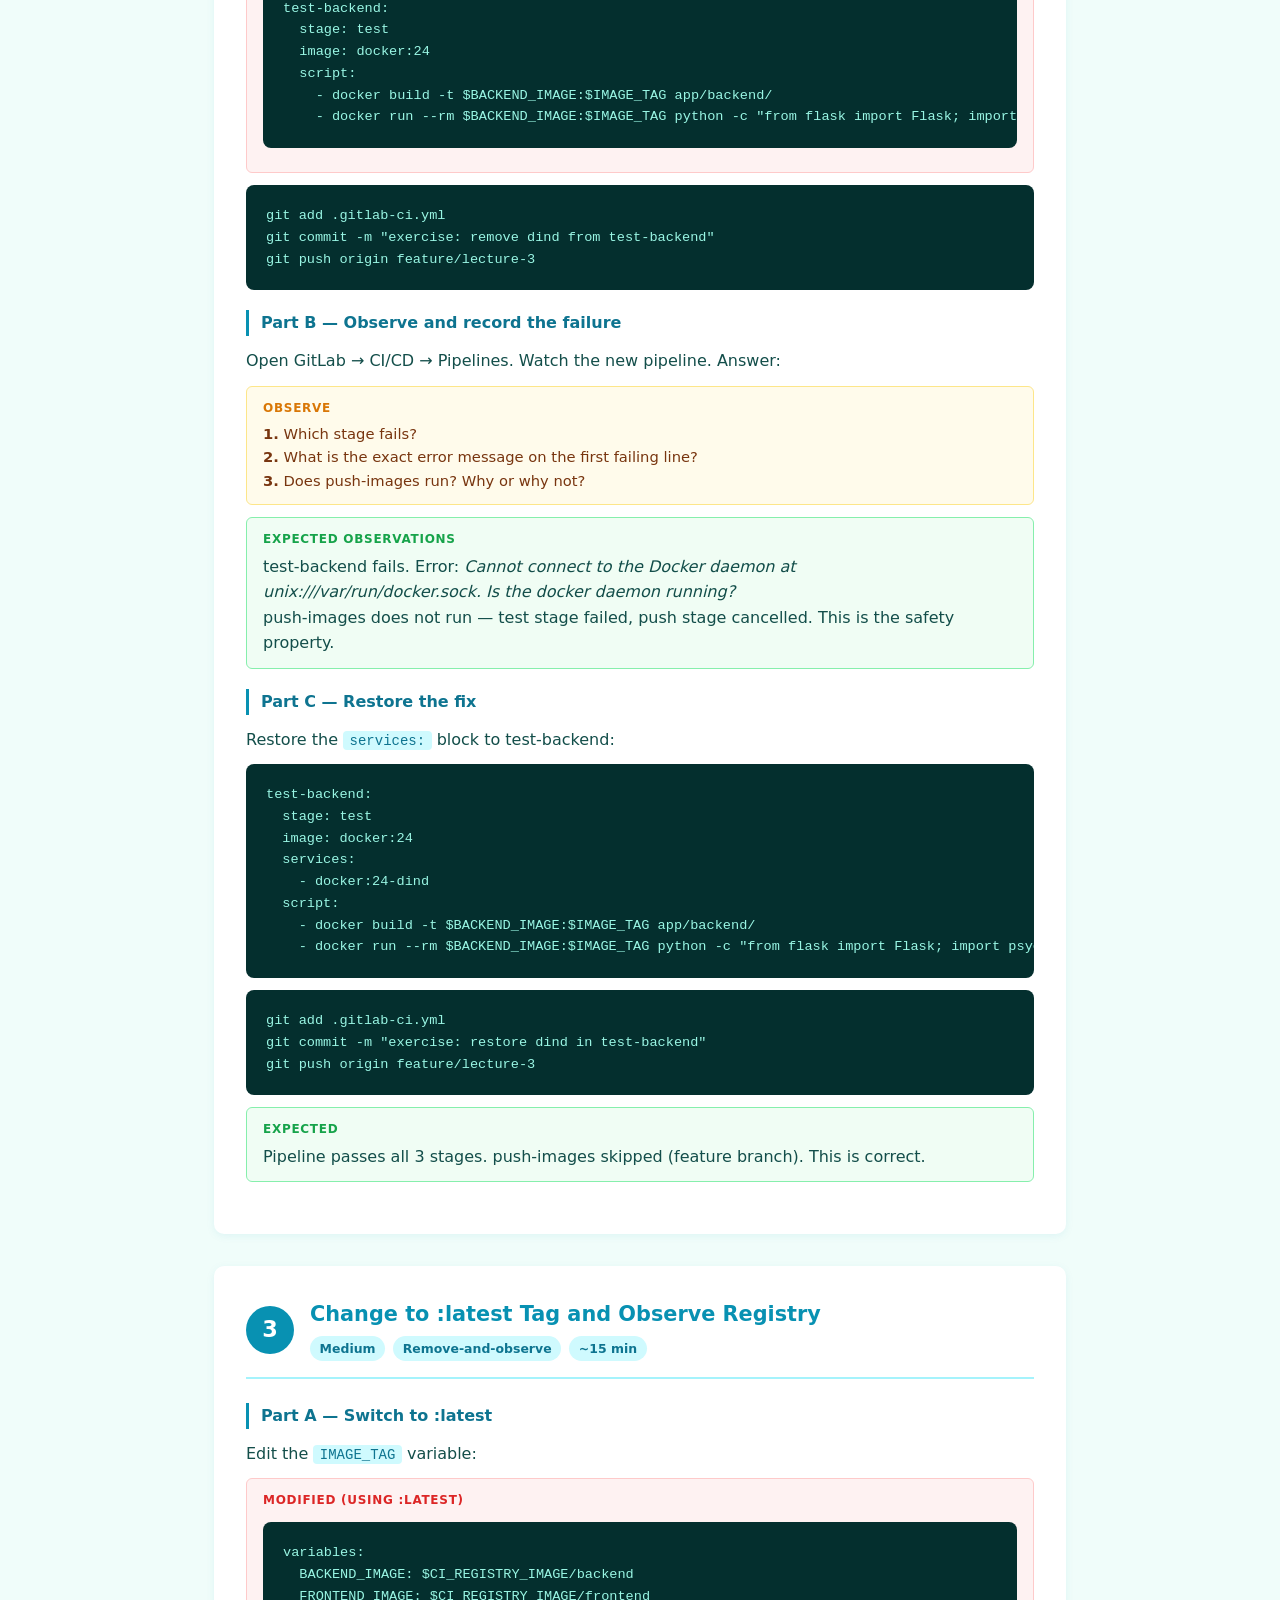
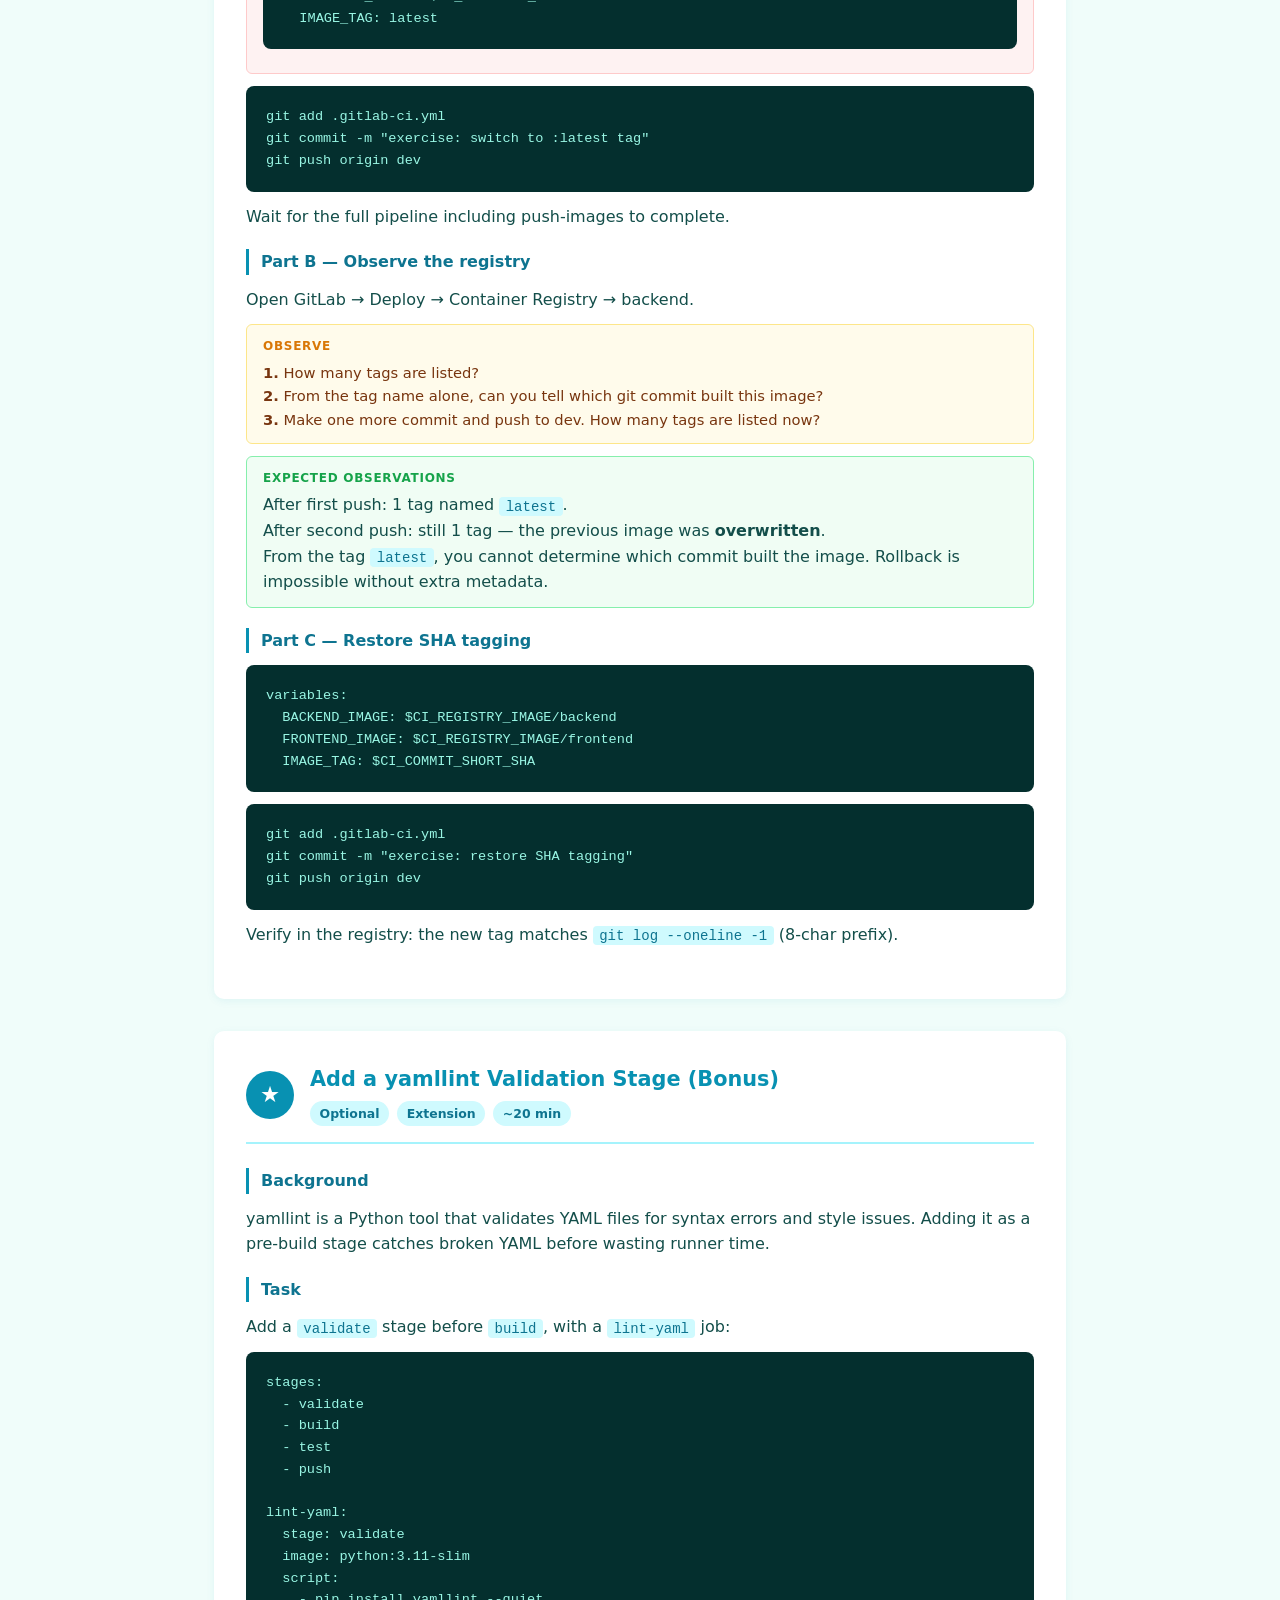
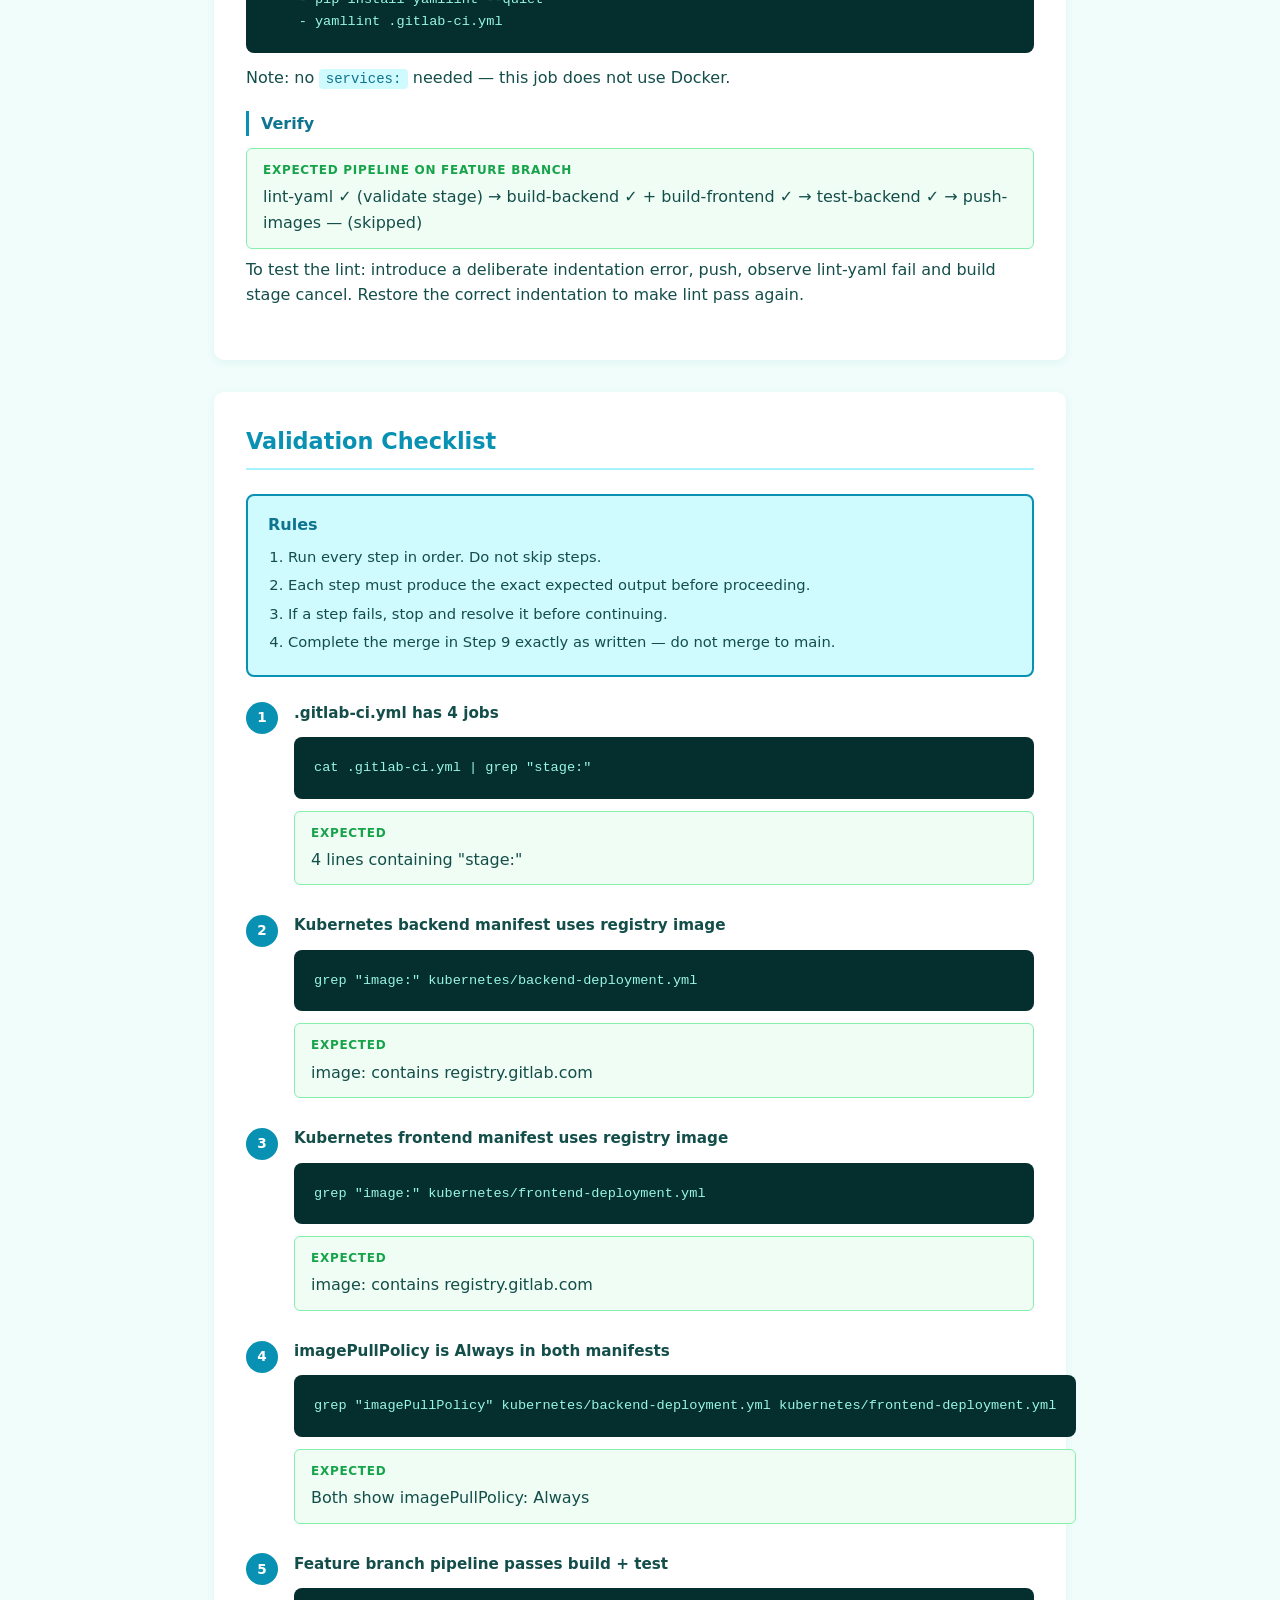
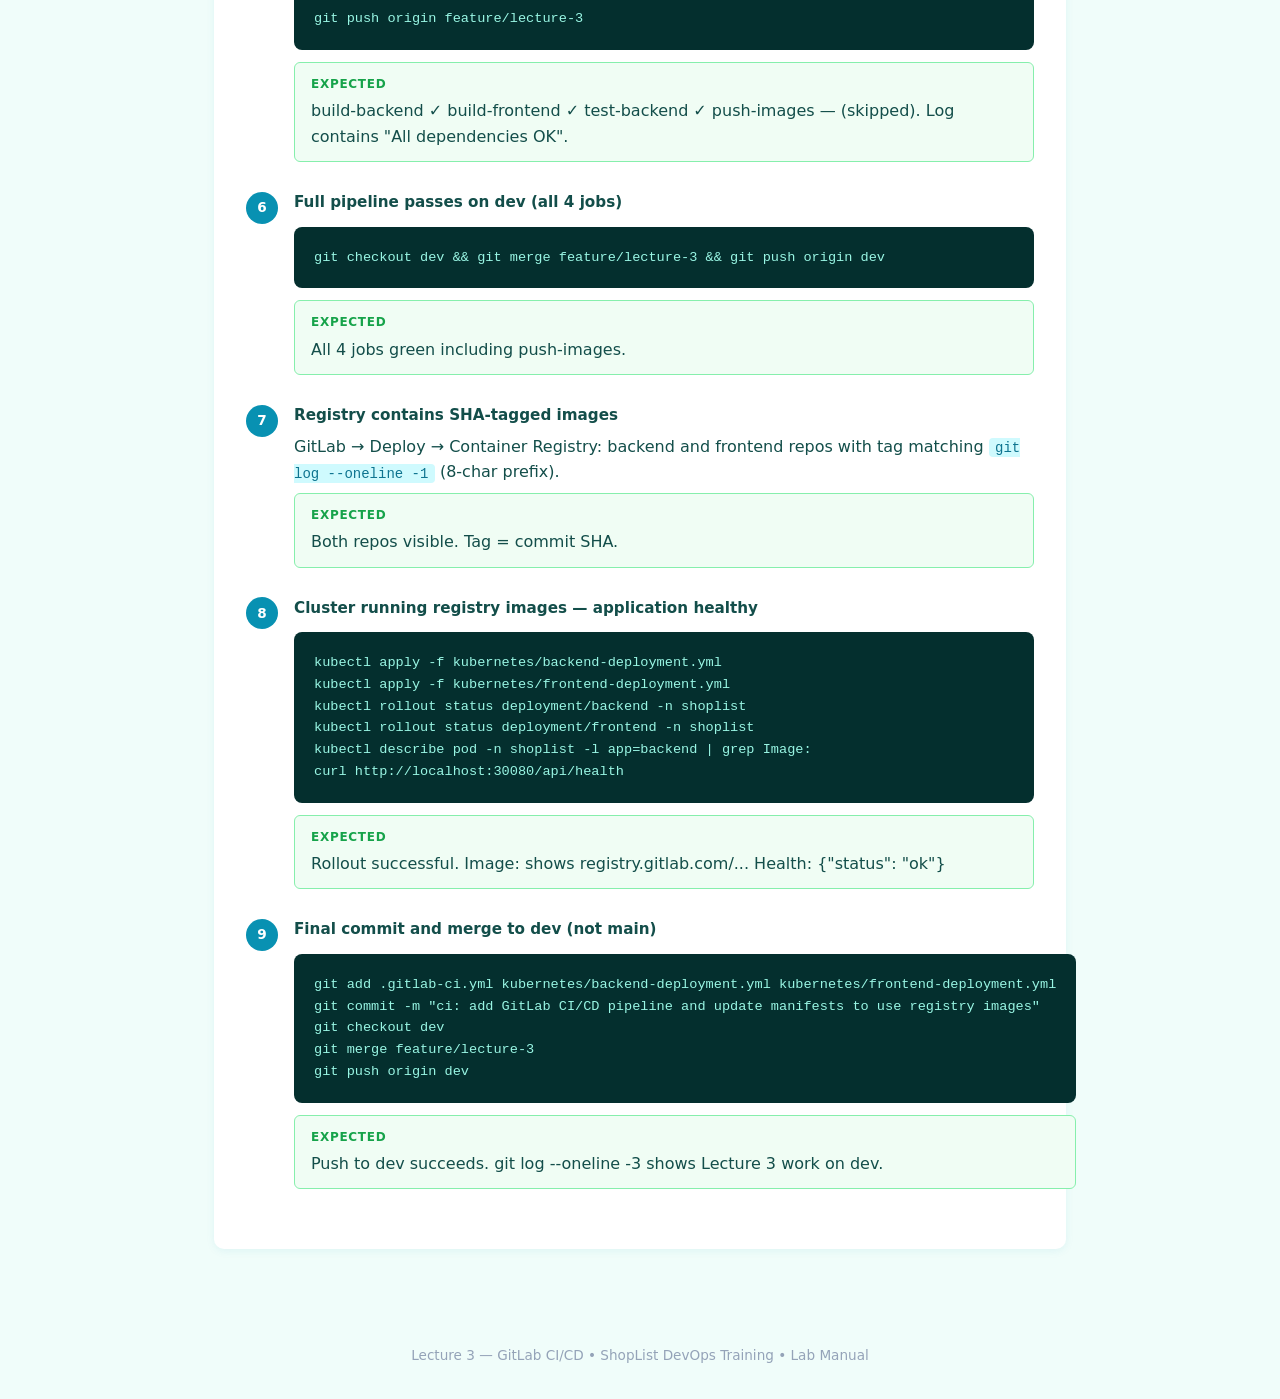
<file: docs/lecture-3/lab-manual.html>
<!DOCTYPE html>
<html lang="en">
<head>
  <meta charset="UTF-8">
  <meta name="viewport" content="width=device-width, initial-scale=1.0">
  <title>Lecture 3 — GitLab CI/CD | Lab Manual</title>
  <style>
    *, *::before, *::after { box-sizing: border-box; margin: 0; padding: 0; }
    body { font-family: 'Segoe UI', system-ui, sans-serif; background: #f0fdfa; color: #134e4a; line-height: 1.6; }
    .header { background: linear-gradient(135deg, #0e7490 0%, #0891B2 100%); color: white; padding: 3rem 2rem 2rem; text-align: center; }
    .header h1 { font-size: 2.2rem; font-weight: 700; margin-bottom: 0.5rem; }
    .header .subtitle { font-size: 1.1rem; opacity: 0.85; }
    .badge-row { display: flex; gap: 0.75rem; justify-content: center; flex-wrap: wrap; margin-top: 1rem; }
    .badge { background: rgba(255,255,255,0.2); border: 1px solid rgba(255,255,255,0.3); border-radius: 999px; padding: 0.3rem 1rem; font-size: 0.85rem; }
    .container { max-width: 900px; margin: 0 auto; padding: 2rem 1.5rem; }
    .exercise { background: white; border-radius: 10px; padding: 2rem; margin: 2rem 0; box-shadow: 0 2px 8px rgba(8,145,178,0.08); }
    .exercise-header { display: flex; align-items: center; gap: 1rem; margin-bottom: 1.5rem; padding-bottom: 1rem; border-bottom: 2px solid #a5f3fc; }
    .exercise-num { background: #0891B2; color: white; width: 3rem; height: 3rem; border-radius: 50%; display: flex; align-items: center; justify-content: center; font-size: 1.4rem; font-weight: 700; flex-shrink: 0; }
    .exercise-meta h2 { color: #0891B2; font-size: 1.3rem; }
    .exercise-meta .tags { display: flex; gap: 0.5rem; margin-top: 0.3rem; flex-wrap: wrap; }
    .tag { background: #cffafe; color: #0e7490; font-size: 0.78rem; padding: 0.15rem 0.6rem; border-radius: 999px; font-weight: 600; }
    .section { margin: 1.25rem 0; }
    .section h3 { color: #0e7490; font-size: 1rem; font-weight: 700; margin-bottom: 0.75rem; border-left: 3px solid #0891B2; padding-left: 0.75rem; }
    pre { background: #042f2e; color: #99f6e4; border-radius: 8px; padding: 1.25rem; overflow-x: auto; font-size: 0.85rem; line-height: 1.6; margin: 0.75rem 0; }
    code { font-family: 'Cascadia Code', 'Fira Code', 'Consolas', monospace; }
    .inline-code { background: #cffafe; color: #0e7490; padding: 0.1rem 0.4rem; border-radius: 4px; font-family: 'Cascadia Code', monospace; font-size: 0.875em; }
    .expected { background: #f0fdf4; border: 1px solid #86efac; border-radius: 6px; padding: 0.75rem 1rem; margin: 0.5rem 0; }
    .expected-label { font-size: 0.75rem; font-weight: 700; color: #16a34a; text-transform: uppercase; letter-spacing: 0.06em; margin-bottom: 0.25rem; }
    .observe { background: #fffbeb; border: 1px solid #fde68a; border-radius: 6px; padding: 0.75rem 1rem; margin: 0.75rem 0; }
    .observe-label { font-size: 0.75rem; font-weight: 700; color: #d97706; text-transform: uppercase; letter-spacing: 0.06em; margin-bottom: 0.25rem; }
    .observe p { color: #78350f; font-size: 0.92rem; }
    .broken { background: #fef2f2; border: 1px solid #fecaca; border-radius: 6px; padding: 0.75rem 1rem; margin: 0.75rem 0; }
    .broken-label { font-size: 0.75rem; font-weight: 700; color: #dc2626; text-transform: uppercase; letter-spacing: 0.06em; margin-bottom: 0.25rem; }
    .broken p { color: #991b1b; font-size: 0.92rem; }
    .question-block { background: #ecfeff; border: 1px solid #a5f3fc; border-radius: 6px; padding: 0.75rem 1rem; margin: 0.5rem 0; }
    .question-block .q { font-weight: 600; color: #134e4a; margin-bottom: 0.25rem; font-size: 0.95rem; }
    .question-block .a { color: #0e7490; font-size: 0.9rem; font-style: italic; }
    .validation-section { background: white; border-radius: 10px; padding: 2rem; margin: 2rem 0; box-shadow: 0 2px 8px rgba(8,145,178,0.08); }
    .validation-section h2 { color: #0891B2; font-size: 1.4rem; border-bottom: 2px solid #a5f3fc; padding-bottom: 0.5rem; margin-bottom: 1.5rem; }
    .step { display: flex; gap: 1rem; margin: 1.25rem 0; align-items: flex-start; }
    .step-num { background: #0891B2; color: white; width: 2rem; height: 2rem; border-radius: 50%; display: flex; align-items: center; justify-content: center; font-weight: 700; font-size: 0.85rem; flex-shrink: 0; margin-top: 0.1rem; }
    .step-content { flex: 1; }
    .step-content h4 { color: #134e4a; font-size: 0.95rem; margin-bottom: 0.4rem; }
    .rule-box { background: #cffafe; border: 2px solid #0891B2; border-radius: 8px; padding: 1rem 1.25rem; margin-bottom: 1.5rem; }
    .rule-box h3 { color: #0e7490; margin-bottom: 0.5rem; font-size: 1rem; }
    .rule-box ol { margin-left: 1.25rem; }
    .rule-box li { color: #134e4a; font-size: 0.92rem; margin: 0.3rem 0; }
    footer { text-align: center; color: #94a3b8; font-size: 0.85rem; padding: 2rem; }
  </style>
</head>
<body>

<div class="header">
  <h1>Lecture 3 — GitLab CI/CD</h1>
  <p class="subtitle">ShopList DevOps Training &bull; Lab Manual</p>
  <div class="badge-row">
    <span class="badge">3 exercises</span>
    <span class="badge">1 bonus</span>
    <span class="badge">9-step validation</span>
  </div>
</div>

<div class="container">

  <!-- Exercise 1 -->
  <div class="exercise">
    <div class="exercise-header">
      <div class="exercise-num">1</div>
      <div class="exercise-meta">
        <h2>Inspect the Pipeline</h2>
        <div class="tags">
          <span class="tag">Easy</span>
          <span class="tag">Observation</span>
          <span class="tag">~10 min</span>
        </div>
      </div>
    </div>

    <p>Open <code class="inline-code">.gitlab-ci.yml</code> at the project root and answer each question in writing or aloud.</p>

    <div class="section">
      <h3>Questions</h3>

      <div class="question-block">
        <div class="q">Q1: How many jobs are defined? List them by name.</div>
        <div class="a">Expected: 4 — build-backend, build-frontend, test-backend, push-images.</div>
      </div>
      <div class="question-block">
        <div class="q">Q2: Which stage does each job belong to?</div>
        <div class="a">build-backend → build. build-frontend → build. test-backend → test. push-images → push.</div>
      </div>
      <div class="question-block">
        <div class="q">Q3: Two jobs run in parallel. Which two, and why?</div>
        <div class="a">build-backend and build-frontend. Both belong to the build stage. Jobs within the same stage run in parallel.</div>
      </div>
      <div class="question-block">
        <div class="q">Q4: The push-images job has an only: block. What happens when you push to feature/lecture-3?</div>
        <div class="a">push-images is skipped. It only runs on dev or main. Build and test still run. This is expected behavior.</div>
      </div>
      <div class="question-block">
        <div class="q">Q5: What happens if you remove the services: block from a job?</div>
        <div class="a">The first docker command fails with: Cannot connect to the Docker daemon at unix:///var/run/docker.sock. Is the docker daemon running?</div>
      </div>
      <div class="question-block">
        <div class="q">Q6: Why does test-backend rebuild the image even though build-backend already built it?</div>
        <div class="a">Each job runs in a fresh isolated container. The image from build-backend is gone — different container, different dind daemon. The rebuild is required.</div>
      </div>
      <div class="question-block">
        <div class="q">Q7: What is $CI_COMMIT_SHORT_SHA, and what value would it have for commit hash abc123456789?</div>
        <div class="a">First 8 characters of the git commit hash. Value: abc12345.</div>
      </div>
    </div>
  </div>

  <!-- Exercise 2 -->
  <div class="exercise">
    <div class="exercise-header">
      <div class="exercise-num">2</div>
      <div class="exercise-meta">
        <h2>Remove dind and Observe Failure</h2>
        <div class="tags">
          <span class="tag">Medium</span>
          <span class="tag">Break-and-fix</span>
          <span class="tag">~15 min</span>
        </div>
      </div>
    </div>

    <div class="section">
      <h3>Part A — Introduce the break</h3>
      <p>Edit <code class="inline-code">.gitlab-ci.yml</code>. In <code class="inline-code">test-backend</code>, remove the <code class="inline-code">services:</code> block:</p>
      <div class="broken">
        <div class="broken-label">Broken version (test-backend)</div>
        <pre><code>test-backend:
  stage: test
  image: docker:24
  script:
    - docker build -t $BACKEND_IMAGE:$IMAGE_TAG app/backend/
    - docker run --rm $BACKEND_IMAGE:$IMAGE_TAG python -c "from flask import Flask; import psycopg2; print('All dependencies OK')"</code></pre>
      </div>
      <pre><code>git add .gitlab-ci.yml
git commit -m "exercise: remove dind from test-backend"
git push origin feature/lecture-3</code></pre>
    </div>

    <div class="section">
      <h3>Part B — Observe and record the failure</h3>
      <p>Open GitLab → CI/CD → Pipelines. Watch the new pipeline. Answer:</p>
      <div class="observe">
        <div class="observe-label">Observe</div>
        <p><strong>1.</strong> Which stage fails?<br>
        <strong>2.</strong> What is the exact error message on the first failing line?<br>
        <strong>3.</strong> Does push-images run? Why or why not?</p>
      </div>
      <div class="expected">
        <div class="expected-label">Expected observations</div>
        <p>test-backend fails. Error: <em>Cannot connect to the Docker daemon at unix:///var/run/docker.sock. Is the docker daemon running?</em><br>
        push-images does not run — test stage failed, push stage cancelled. This is the safety property.</p>
      </div>
    </div>

    <div class="section">
      <h3>Part C — Restore the fix</h3>
      <p>Restore the <code class="inline-code">services:</code> block to test-backend:</p>
      <pre><code>test-backend:
  stage: test
  image: docker:24
  services:
    - docker:24-dind
  script:
    - docker build -t $BACKEND_IMAGE:$IMAGE_TAG app/backend/
    - docker run --rm $BACKEND_IMAGE:$IMAGE_TAG python -c "from flask import Flask; import psycopg2; print('All dependencies OK')"</code></pre>
      <pre><code>git add .gitlab-ci.yml
git commit -m "exercise: restore dind in test-backend"
git push origin feature/lecture-3</code></pre>
      <div class="expected">
        <div class="expected-label">Expected</div>
        <p>Pipeline passes all 3 stages. push-images skipped (feature branch). This is correct.</p>
      </div>
    </div>
  </div>

  <!-- Exercise 3 -->
  <div class="exercise">
    <div class="exercise-header">
      <div class="exercise-num">3</div>
      <div class="exercise-meta">
        <h2>Change to :latest Tag and Observe Registry</h2>
        <div class="tags">
          <span class="tag">Medium</span>
          <span class="tag">Remove-and-observe</span>
          <span class="tag">~15 min</span>
        </div>
      </div>
    </div>

    <div class="section">
      <h3>Part A — Switch to :latest</h3>
      <p>Edit the <code class="inline-code">IMAGE_TAG</code> variable:</p>
      <div class="broken">
        <div class="broken-label">Modified (using :latest)</div>
        <pre><code>variables:
  BACKEND_IMAGE: $CI_REGISTRY_IMAGE/backend
  FRONTEND_IMAGE: $CI_REGISTRY_IMAGE/frontend
  IMAGE_TAG: latest</code></pre>
      </div>
      <pre><code>git add .gitlab-ci.yml
git commit -m "exercise: switch to :latest tag"
git push origin dev</code></pre>
      <p>Wait for the full pipeline including push-images to complete.</p>
    </div>

    <div class="section">
      <h3>Part B — Observe the registry</h3>
      <p>Open GitLab → Deploy → Container Registry → backend.</p>
      <div class="observe">
        <div class="observe-label">Observe</div>
        <p><strong>1.</strong> How many tags are listed?<br>
        <strong>2.</strong> From the tag name alone, can you tell which git commit built this image?<br>
        <strong>3.</strong> Make one more commit and push to dev. How many tags are listed now?</p>
      </div>
      <div class="expected">
        <div class="expected-label">Expected observations</div>
        <p>After first push: 1 tag named <code class="inline-code">latest</code>.<br>
        After second push: still 1 tag — the previous image was <strong>overwritten</strong>.<br>
        From the tag <code class="inline-code">latest</code>, you cannot determine which commit built the image. Rollback is impossible without extra metadata.</p>
      </div>
    </div>

    <div class="section">
      <h3>Part C — Restore SHA tagging</h3>
      <pre><code>variables:
  BACKEND_IMAGE: $CI_REGISTRY_IMAGE/backend
  FRONTEND_IMAGE: $CI_REGISTRY_IMAGE/frontend
  IMAGE_TAG: $CI_COMMIT_SHORT_SHA</code></pre>
      <pre><code>git add .gitlab-ci.yml
git commit -m "exercise: restore SHA tagging"
git push origin dev</code></pre>
      <p>Verify in the registry: the new tag matches <code class="inline-code">git log --oneline -1</code> (8-char prefix).</p>
    </div>
  </div>

  <!-- Bonus -->
  <div class="exercise">
    <div class="exercise-header">
      <div class="exercise-num">★</div>
      <div class="exercise-meta">
        <h2>Add a yamllint Validation Stage (Bonus)</h2>
        <div class="tags">
          <span class="tag">Optional</span>
          <span class="tag">Extension</span>
          <span class="tag">~20 min</span>
        </div>
      </div>
    </div>

    <div class="section">
      <h3>Background</h3>
      <p>yamllint is a Python tool that validates YAML files for syntax errors and style issues. Adding it as a pre-build stage catches broken YAML before wasting runner time.</p>
    </div>

    <div class="section">
      <h3>Task</h3>
      <p>Add a <code class="inline-code">validate</code> stage before <code class="inline-code">build</code>, with a <code class="inline-code">lint-yaml</code> job:</p>
      <pre><code>stages:
  - validate
  - build
  - test
  - push

lint-yaml:
  stage: validate
  image: python:3.11-slim
  script:
    - pip install yamllint --quiet
    - yamllint .gitlab-ci.yml</code></pre>
      <p>Note: no <code class="inline-code">services:</code> needed — this job does not use Docker.</p>
    </div>

    <div class="section">
      <h3>Verify</h3>
      <div class="expected">
        <div class="expected-label">Expected pipeline on feature branch</div>
        <p>lint-yaml ✓ (validate stage) → build-backend ✓ + build-frontend ✓ → test-backend ✓ → push-images — (skipped)</p>
      </div>
      <p>To test the lint: introduce a deliberate indentation error, push, observe lint-yaml fail and build stage cancel. Restore the correct indentation to make lint pass again.</p>
    </div>
  </div>

  <!-- Validation Checklist -->
  <div class="validation-section">
    <h2>Validation Checklist</h2>

    <div class="rule-box">
      <h3>Rules</h3>
      <ol>
        <li>Run every step in order. Do not skip steps.</li>
        <li>Each step must produce the exact expected output before proceeding.</li>
        <li>If a step fails, stop and resolve it before continuing.</li>
        <li>Complete the merge in Step 9 exactly as written — do not merge to main.</li>
      </ol>
    </div>

    <div class="step">
      <div class="step-num">1</div>
      <div class="step-content">
        <h4>.gitlab-ci.yml has 4 jobs</h4>
        <pre><code>cat .gitlab-ci.yml | grep "stage:"</code></pre>
        <div class="expected"><div class="expected-label">Expected</div>4 lines containing "stage:"</div>
      </div>
    </div>

    <div class="step">
      <div class="step-num">2</div>
      <div class="step-content">
        <h4>Kubernetes backend manifest uses registry image</h4>
        <pre><code>grep "image:" kubernetes/backend-deployment.yml</code></pre>
        <div class="expected"><div class="expected-label">Expected</div>image: contains registry.gitlab.com</div>
      </div>
    </div>

    <div class="step">
      <div class="step-num">3</div>
      <div class="step-content">
        <h4>Kubernetes frontend manifest uses registry image</h4>
        <pre><code>grep "image:" kubernetes/frontend-deployment.yml</code></pre>
        <div class="expected"><div class="expected-label">Expected</div>image: contains registry.gitlab.com</div>
      </div>
    </div>

    <div class="step">
      <div class="step-num">4</div>
      <div class="step-content">
        <h4>imagePullPolicy is Always in both manifests</h4>
        <pre><code>grep "imagePullPolicy" kubernetes/backend-deployment.yml kubernetes/frontend-deployment.yml</code></pre>
        <div class="expected"><div class="expected-label">Expected</div>Both show imagePullPolicy: Always</div>
      </div>
    </div>

    <div class="step">
      <div class="step-num">5</div>
      <div class="step-content">
        <h4>Feature branch pipeline passes build + test</h4>
        <pre><code>git push origin feature/lecture-3</code></pre>
        <div class="expected"><div class="expected-label">Expected</div>build-backend ✓ build-frontend ✓ test-backend ✓ push-images — (skipped). Log contains "All dependencies OK".</div>
      </div>
    </div>

    <div class="step">
      <div class="step-num">6</div>
      <div class="step-content">
        <h4>Full pipeline passes on dev (all 4 jobs)</h4>
        <pre><code>git checkout dev && git merge feature/lecture-3 && git push origin dev</code></pre>
        <div class="expected"><div class="expected-label">Expected</div>All 4 jobs green including push-images.</div>
      </div>
    </div>

    <div class="step">
      <div class="step-num">7</div>
      <div class="step-content">
        <h4>Registry contains SHA-tagged images</h4>
        <p>GitLab → Deploy → Container Registry: backend and frontend repos with tag matching <code class="inline-code">git log --oneline -1</code> (8-char prefix).</p>
        <div class="expected"><div class="expected-label">Expected</div>Both repos visible. Tag = commit SHA.</div>
      </div>
    </div>

    <div class="step">
      <div class="step-num">8</div>
      <div class="step-content">
        <h4>Cluster running registry images — application healthy</h4>
        <pre><code>kubectl apply -f kubernetes/backend-deployment.yml
kubectl apply -f kubernetes/frontend-deployment.yml
kubectl rollout status deployment/backend -n shoplist
kubectl rollout status deployment/frontend -n shoplist
kubectl describe pod -n shoplist -l app=backend | grep Image:
curl http://localhost:30080/api/health</code></pre>
        <div class="expected"><div class="expected-label">Expected</div>Rollout successful. Image: shows registry.gitlab.com/... Health: {"status": "ok"}</div>
      </div>
    </div>

    <div class="step">
      <div class="step-num">9</div>
      <div class="step-content">
        <h4>Final commit and merge to dev (not main)</h4>
        <pre><code>git add .gitlab-ci.yml kubernetes/backend-deployment.yml kubernetes/frontend-deployment.yml
git commit -m "ci: add GitLab CI/CD pipeline and update manifests to use registry images"
git checkout dev
git merge feature/lecture-3
git push origin dev</code></pre>
        <div class="expected"><div class="expected-label">Expected</div>Push to dev succeeds. git log --oneline -3 shows Lecture 3 work on dev.</div>
      </div>
    </div>

  </div>

</div>

<footer>Lecture 3 — GitLab CI/CD &bull; ShopList DevOps Training &bull; Lab Manual</footer>
</body>
</html>
</file>
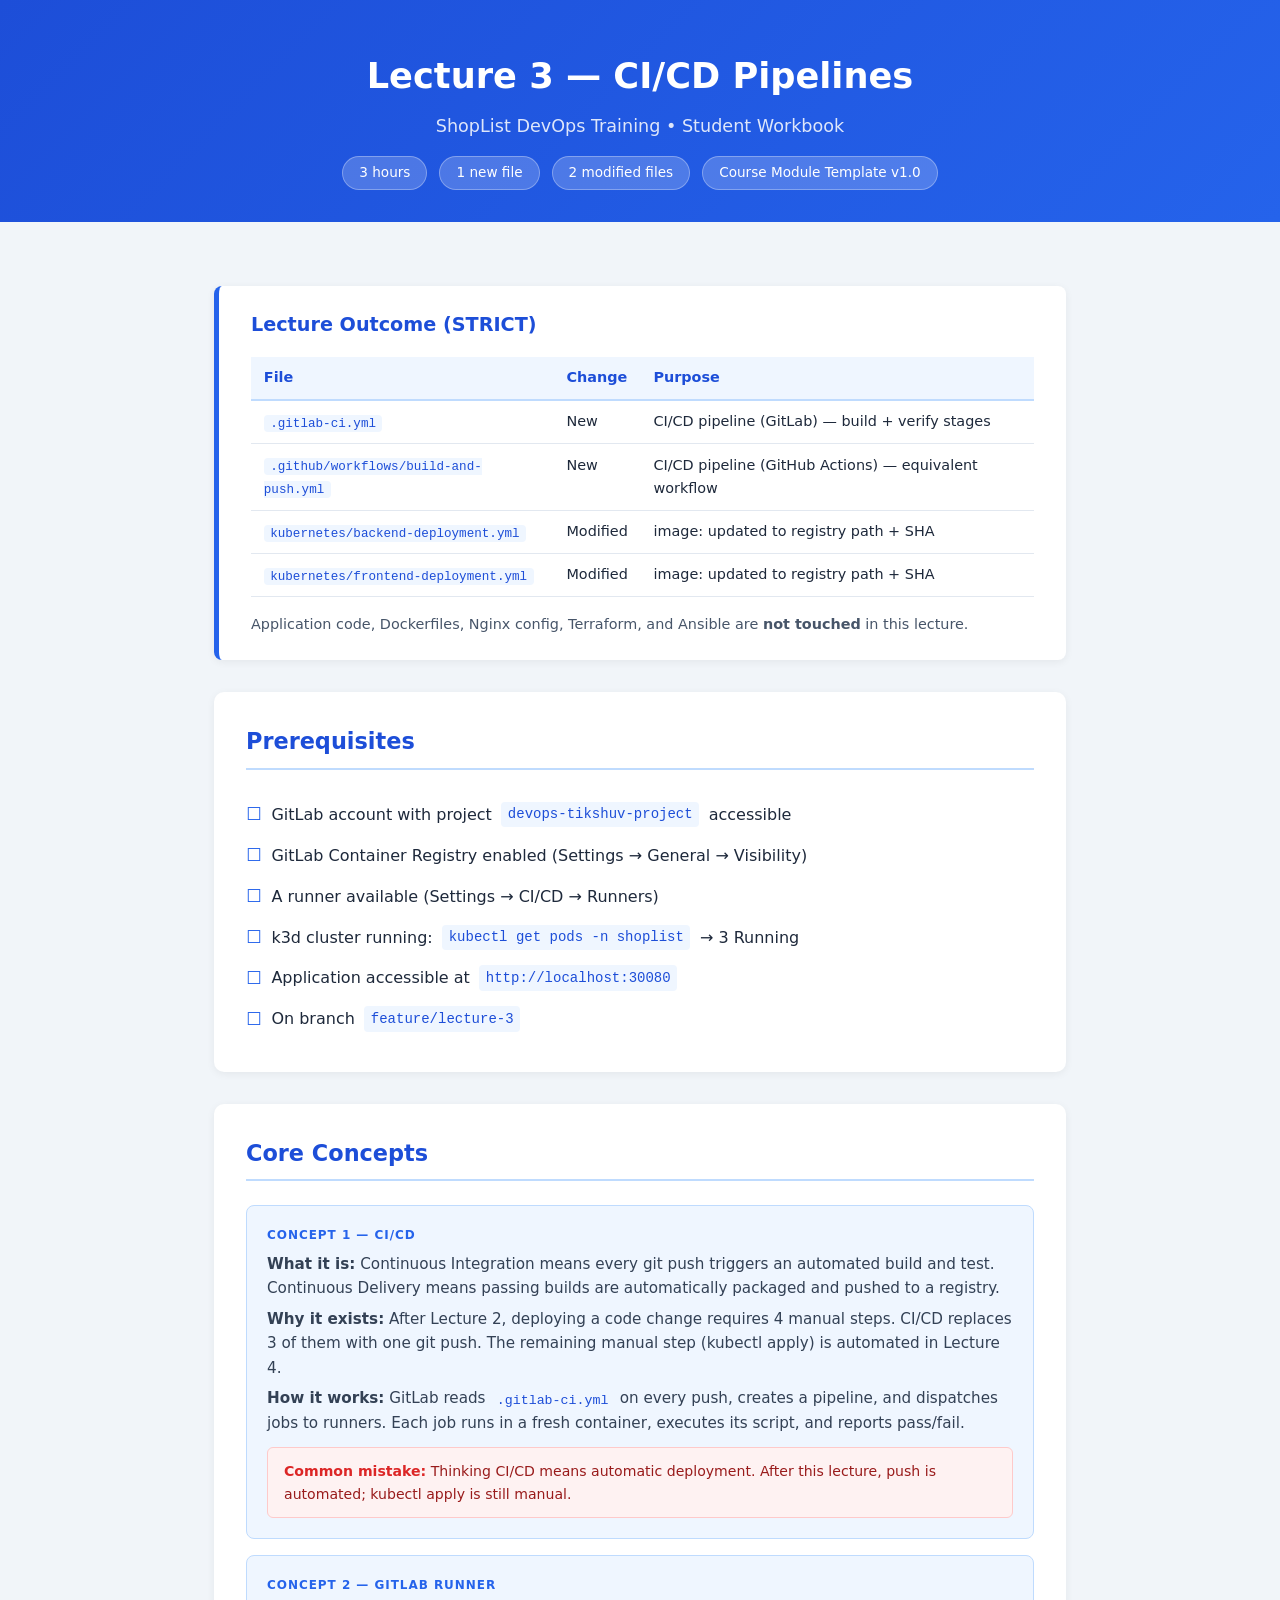
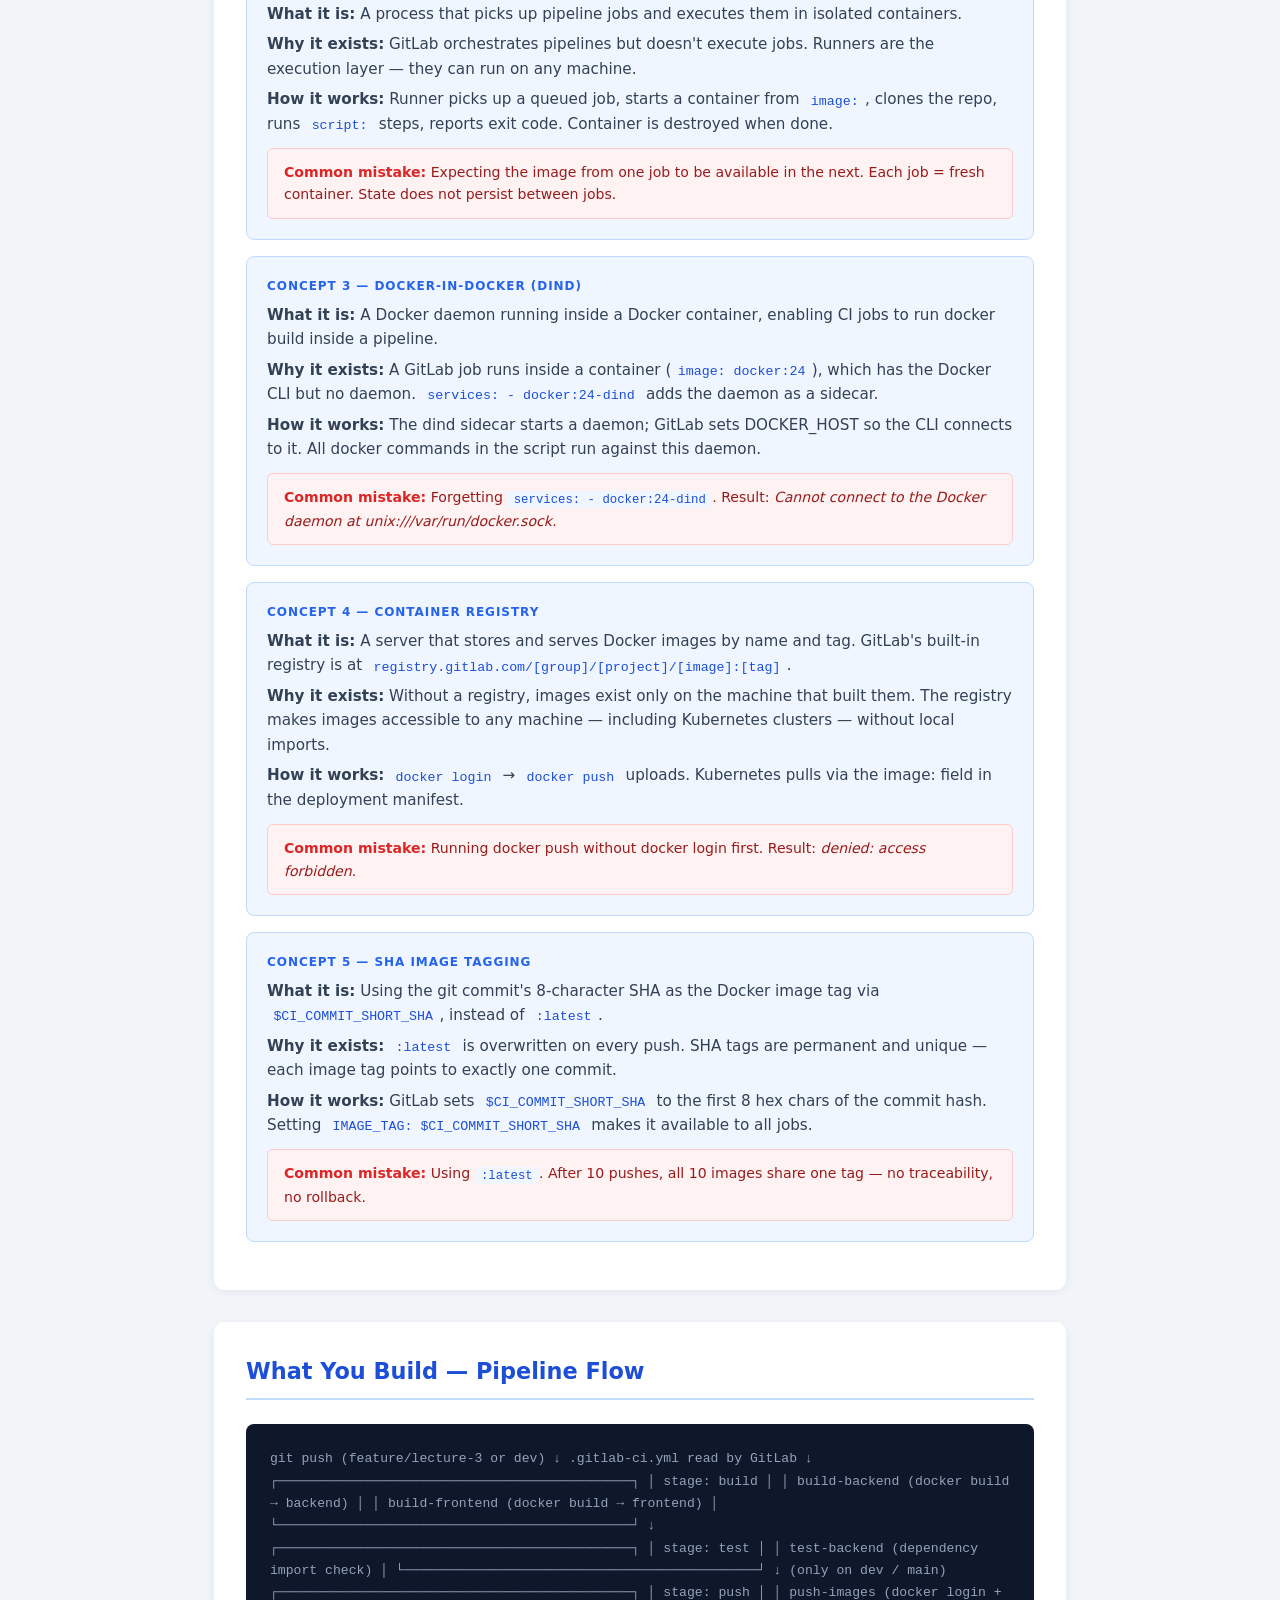
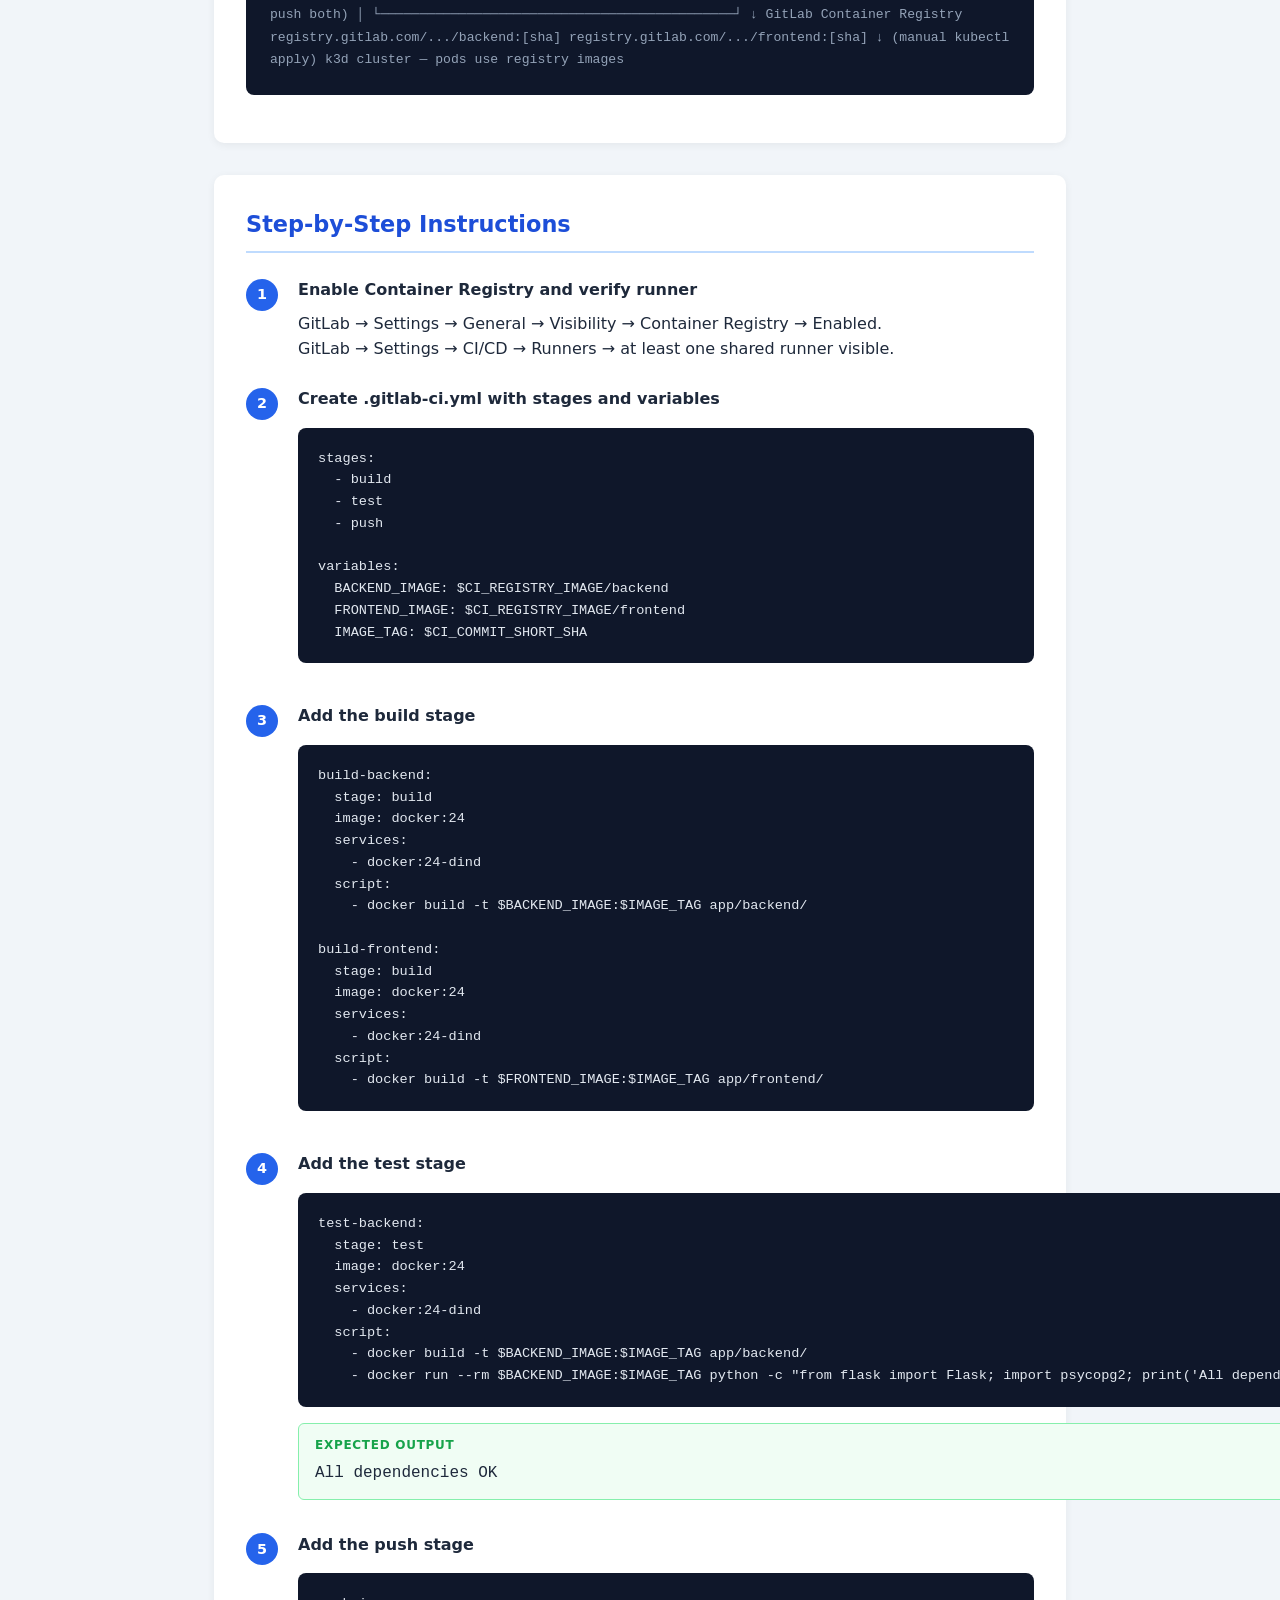
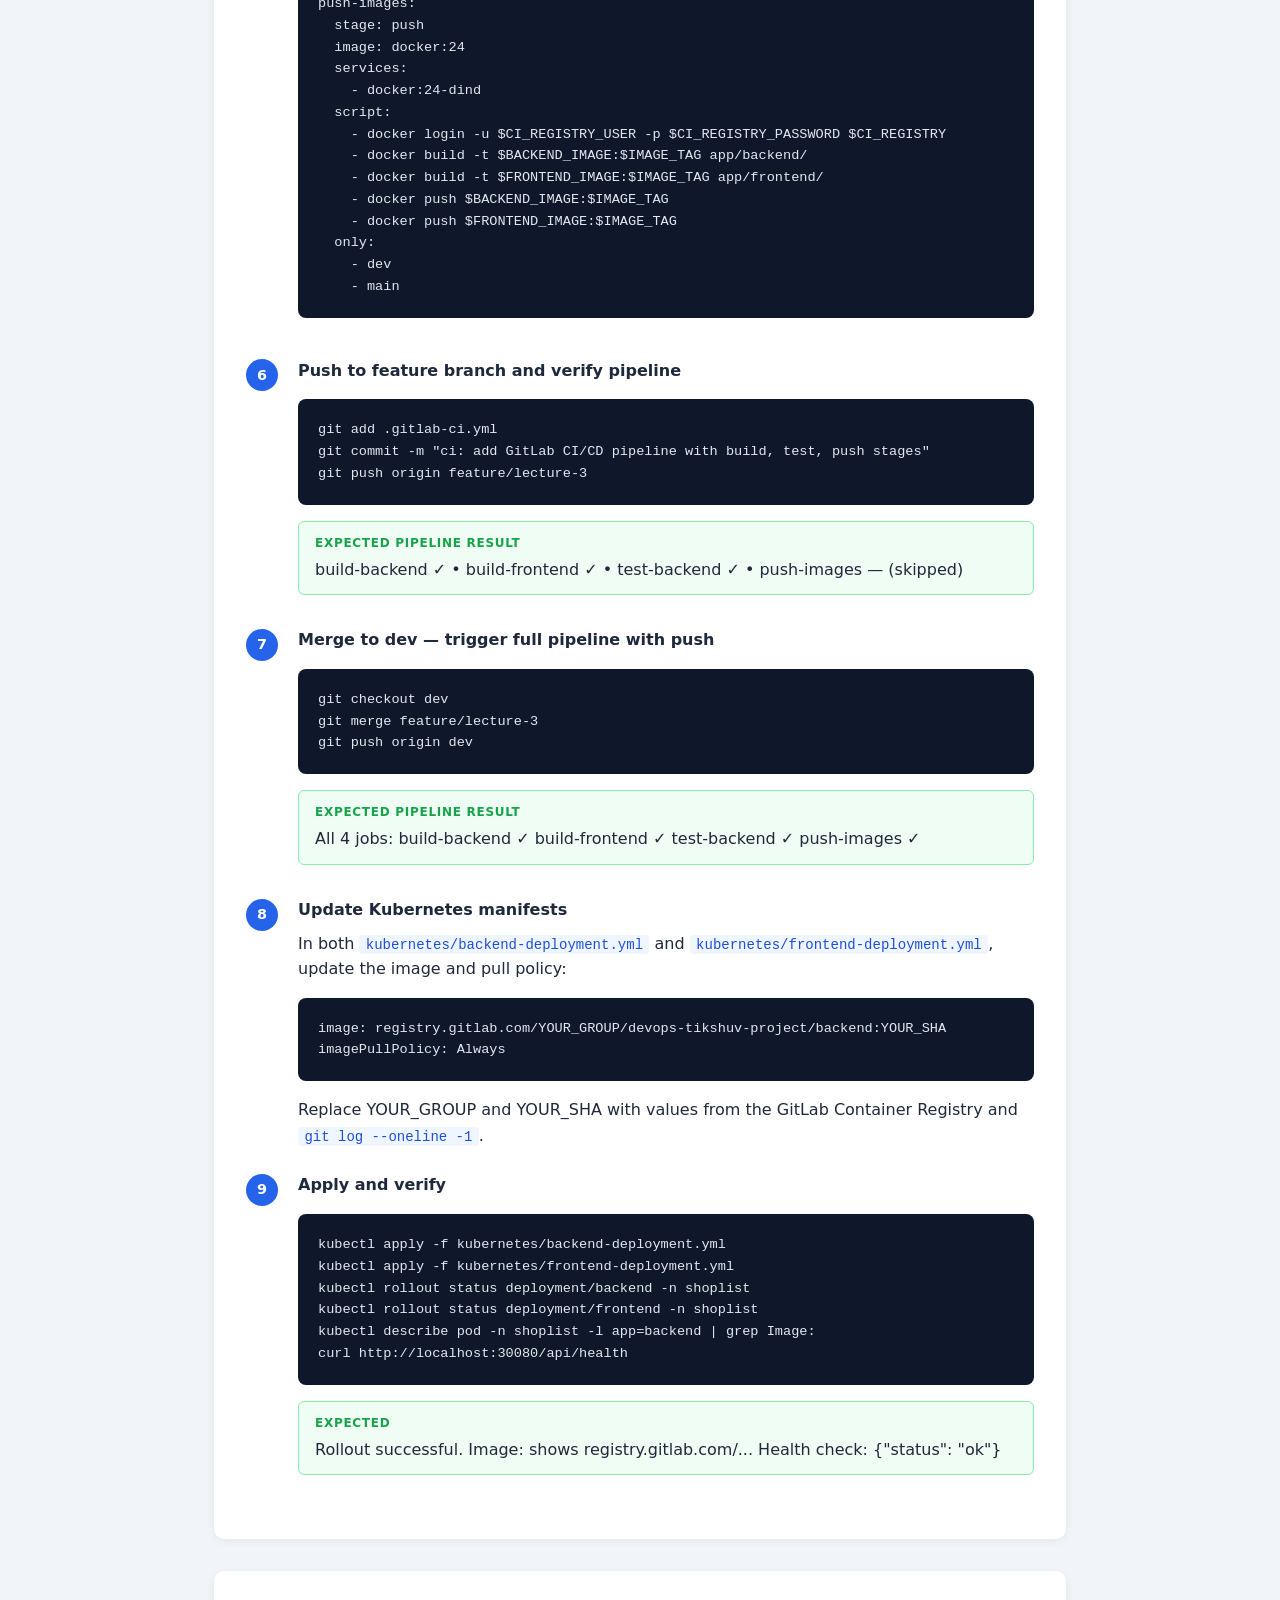
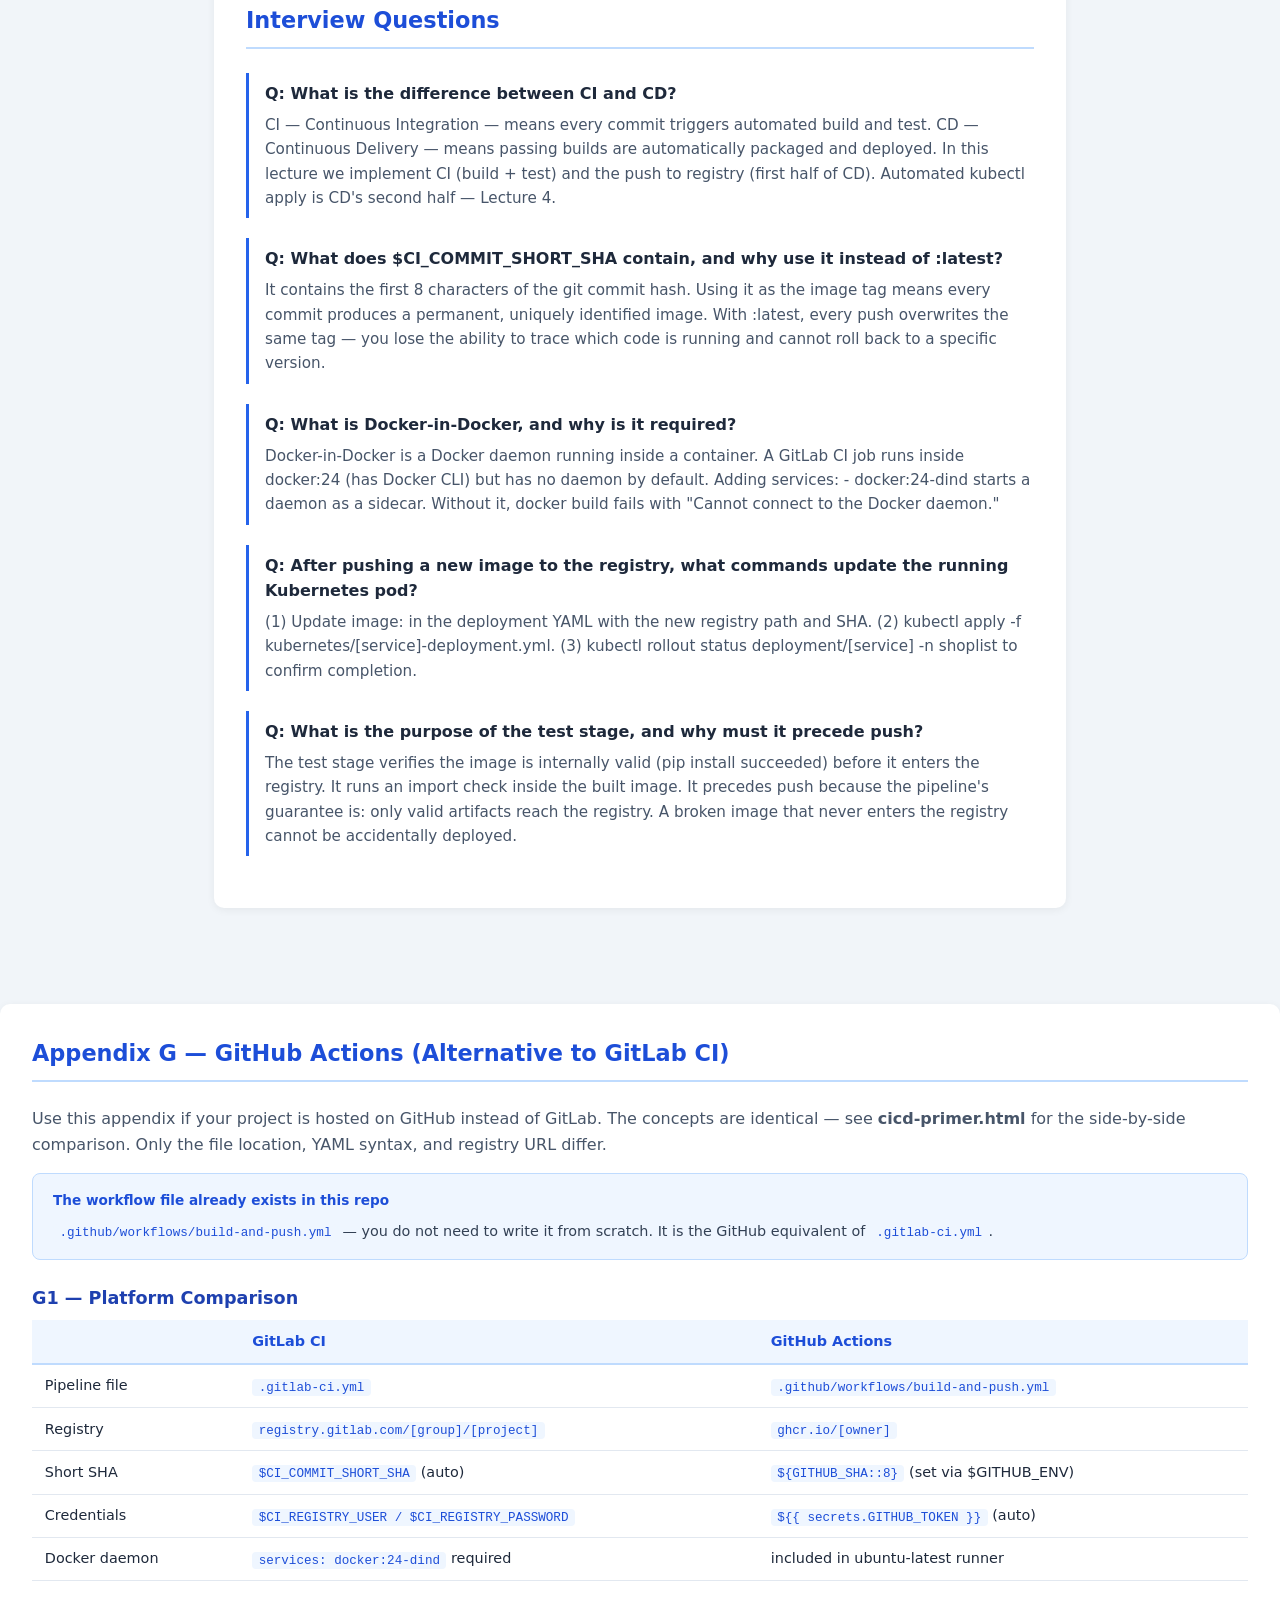
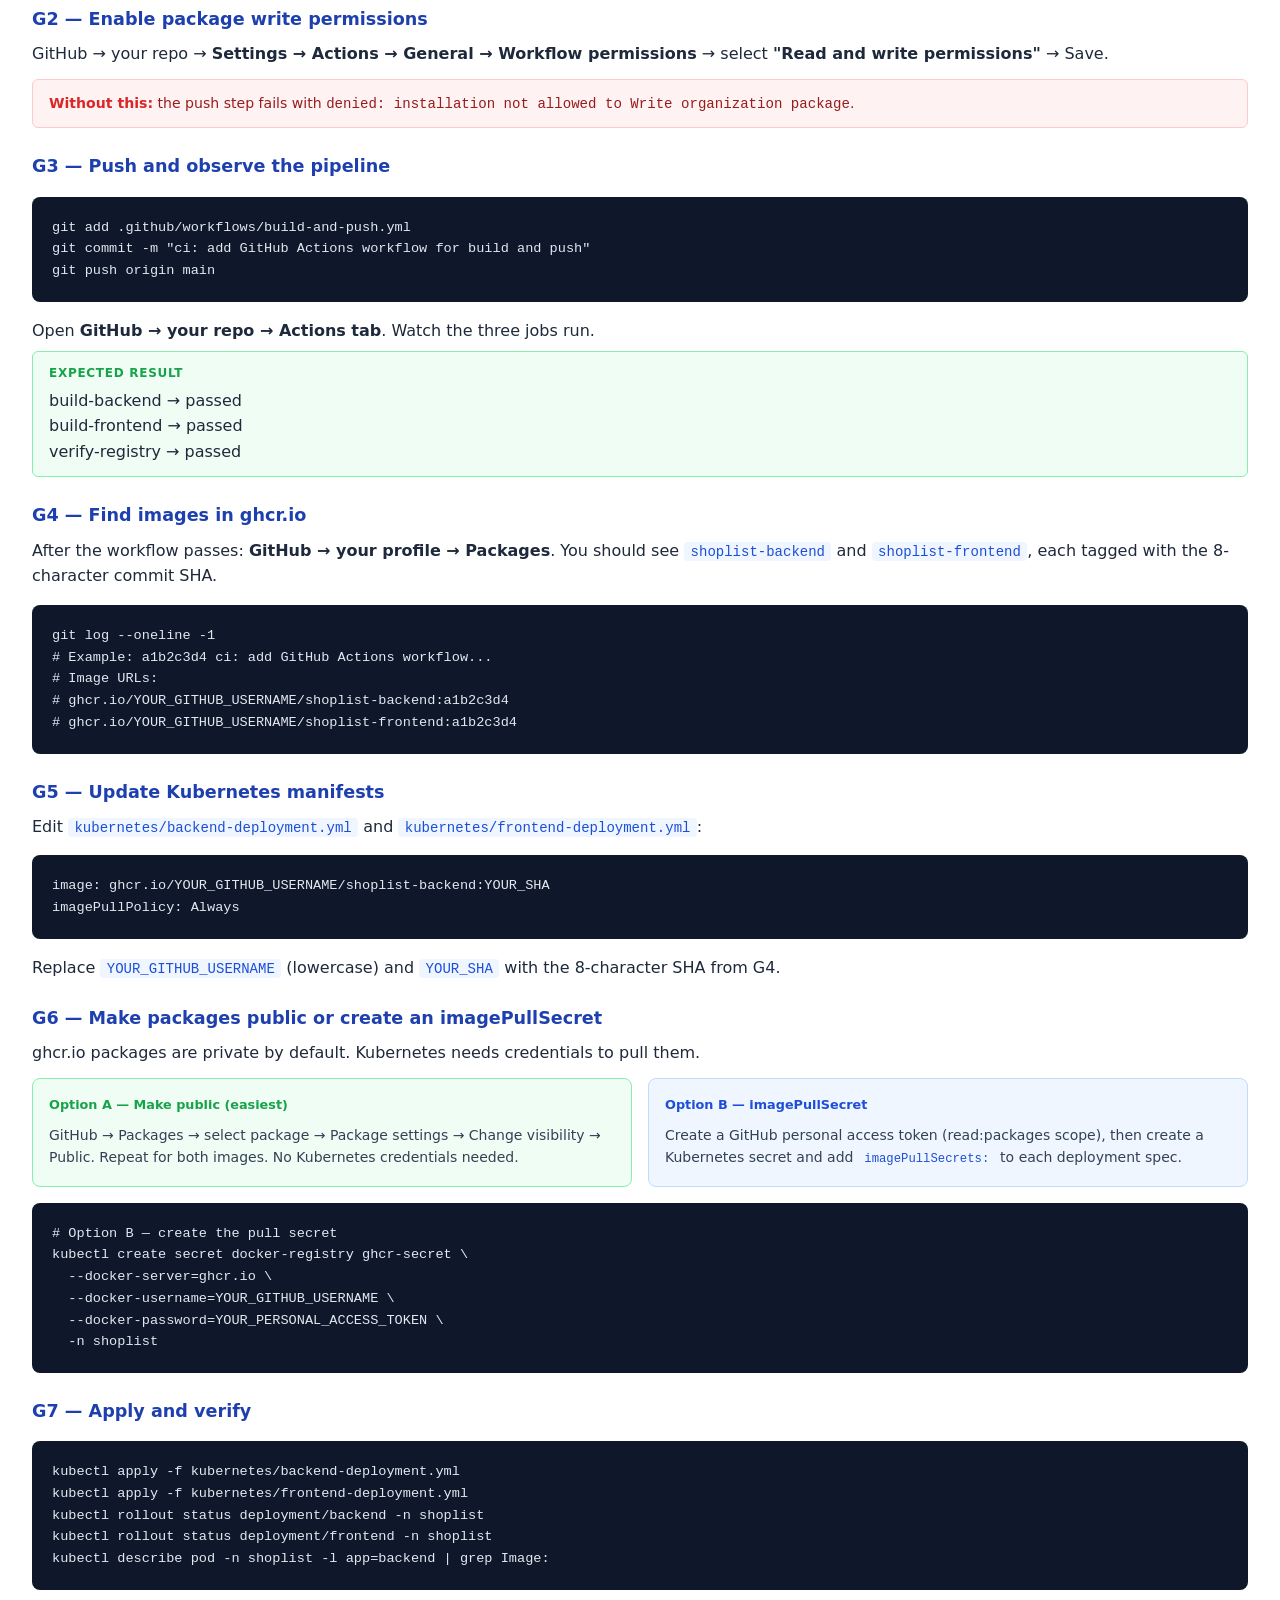
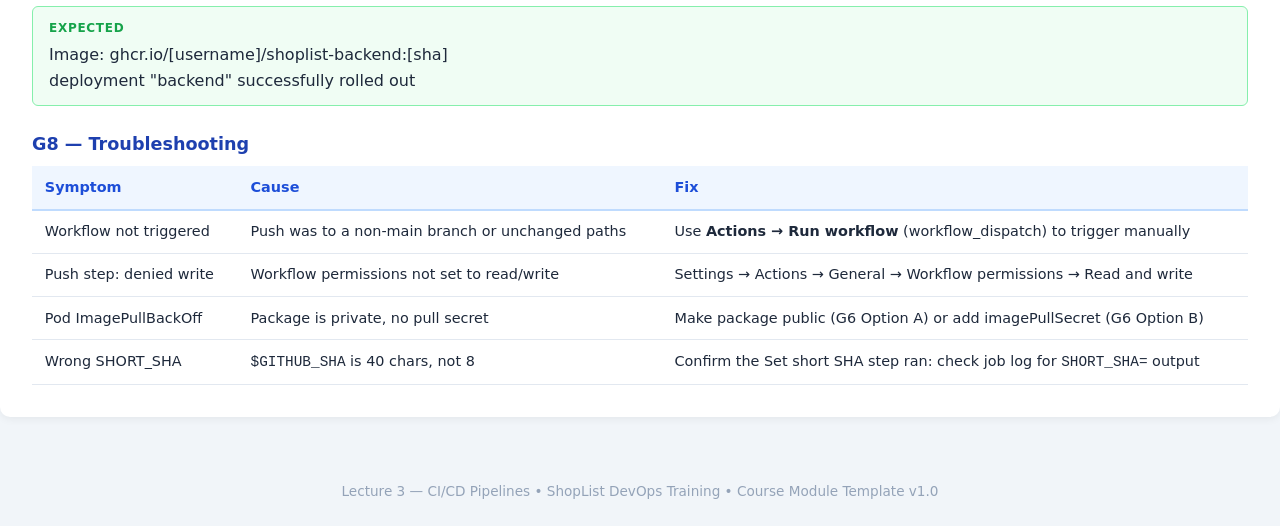
<file: docs/lecture-3/student-workbook.html>
<!DOCTYPE html>
<html lang="en">
<head>
  <meta charset="UTF-8">
  <meta name="viewport" content="width=device-width, initial-scale=1.0">
  <title>Lecture 3 — CI/CD Pipelines | Student Workbook</title>
  <style>
    *, *::before, *::after { box-sizing: border-box; margin: 0; padding: 0; }
    body { font-family: 'Segoe UI', system-ui, sans-serif; background: #f1f5f9; color: #1e293b; line-height: 1.6; }
    .header { background: linear-gradient(135deg, #1d4ed8 0%, #2563EB 100%); color: white; padding: 3rem 2rem 2rem; text-align: center; }
    .header h1 { font-size: 2.2rem; font-weight: 700; margin-bottom: 0.5rem; }
    .header .subtitle { font-size: 1.1rem; opacity: 0.85; margin-bottom: 1rem; }
    .badge-row { display: flex; gap: 0.75rem; justify-content: center; flex-wrap: wrap; margin-top: 1rem; }
    .badge { background: rgba(255,255,255,0.2); border: 1px solid rgba(255,255,255,0.3); border-radius: 999px; padding: 0.3rem 1rem; font-size: 0.85rem; }
    .container { max-width: 900px; margin: 0 auto; padding: 2rem 1.5rem; }
    .outcome-box { background: white; border-left: 5px solid #2563EB; border-radius: 8px; padding: 1.5rem 2rem; margin: 2rem 0; box-shadow: 0 2px 8px rgba(0,0,0,0.06); }
    .outcome-box h2 { color: #1d4ed8; font-size: 1.2rem; margin-bottom: 1rem; }
    table { width: 100%; border-collapse: collapse; font-size: 0.9rem; }
    th { background: #eff6ff; color: #1d4ed8; text-align: left; padding: 0.6rem 0.8rem; border-bottom: 2px solid #bfdbfe; }
    td { padding: 0.6rem 0.8rem; border-bottom: 1px solid #e2e8f0; vertical-align: top; }
    tr:hover td { background: #f8fafc; }
    .section { background: white; border-radius: 10px; padding: 2rem; margin: 2rem 0; box-shadow: 0 2px 8px rgba(0,0,0,0.06); }
    .section h2 { color: #1d4ed8; font-size: 1.4rem; border-bottom: 2px solid #bfdbfe; padding-bottom: 0.5rem; margin-bottom: 1.5rem; }
    .section h3 { color: #1e40af; font-size: 1.1rem; margin: 1.5rem 0 0.5rem; }
    .concept-card { background: #eff6ff; border: 1px solid #bfdbfe; border-radius: 8px; padding: 1.25rem; margin: 1rem 0; }
    .concept-card .label { font-size: 0.75rem; font-weight: 700; color: #2563EB; text-transform: uppercase; letter-spacing: 0.08em; margin-bottom: 0.4rem; }
    .concept-card p { font-size: 0.95rem; color: #334155; margin-top: 0.4rem; }
    .mistake { background: #fef2f2; border: 1px solid #fecaca; border-radius: 6px; padding: 0.75rem 1rem; margin-top: 0.75rem; font-size: 0.88rem; color: #991b1b; }
    .mistake strong { color: #dc2626; }
    pre { background: #0f172a; color: #e2e8f0; border-radius: 8px; padding: 1.25rem; overflow-x: auto; font-size: 0.85rem; line-height: 1.6; margin: 1rem 0; }
    code { font-family: 'Cascadia Code', 'Fira Code', 'Consolas', monospace; }
    pre code { color: #e2e8f0; }
    .inline-code { background: #eff6ff; color: #1d4ed8; padding: 0.1rem 0.4rem; border-radius: 4px; font-family: 'Cascadia Code', monospace; font-size: 0.875em; }
    .step { counter-increment: step; display: flex; gap: 1.25rem; margin: 1.5rem 0; align-items: flex-start; }
    .step-num { background: #2563EB; color: white; width: 2rem; height: 2rem; border-radius: 50%; display: flex; align-items: center; justify-content: center; font-weight: 700; font-size: 0.9rem; flex-shrink: 0; margin-top: 0.1rem; }
    .step-content { flex: 1; }
    .step-content h4 { color: #1e293b; font-size: 1rem; margin-bottom: 0.5rem; }
    .expected { background: #f0fdf4; border: 1px solid #86efac; border-radius: 6px; padding: 0.75rem 1rem; margin: 0.5rem 0; }
    .expected .label { font-size: 0.75rem; font-weight: 700; color: #16a34a; text-transform: uppercase; letter-spacing: 0.06em; margin-bottom: 0.25rem; }
    .prereq-list { list-style: none; }
    .prereq-list li { padding: 0.4rem 0; display: flex; align-items: center; gap: 0.6rem; }
    .prereq-list li::before { content: "☐"; font-size: 1.1rem; color: #2563EB; }
    .qa-item { border-left: 3px solid #2563EB; padding: 0.5rem 0 0.5rem 1rem; margin: 1.25rem 0; }
    .qa-item .q { font-weight: 600; color: #1e293b; margin-bottom: 0.4rem; }
    .qa-item .a { color: #475569; font-size: 0.95rem; }
    .diagram { background: #0f172a; color: #94a3b8; border-radius: 8px; padding: 1.5rem; font-family: monospace; font-size: 0.82rem; line-height: 1.7; overflow-x: auto; margin: 1rem 0; }
    footer { text-align: center; color: #94a3b8; font-size: 0.85rem; padding: 2rem; }
  </style>
</head>
<body>

<div class="header">
  <h1>Lecture 3 — CI/CD Pipelines</h1>
  <p class="subtitle">ShopList DevOps Training &bull; Student Workbook</p>
  <div class="badge-row">
    <span class="badge">3 hours</span>
    <span class="badge">1 new file</span>
    <span class="badge">2 modified files</span>
    <span class="badge">Course Module Template v1.0</span>
  </div>
</div>

<div class="container">

  <div class="outcome-box">
    <h2>Lecture Outcome (STRICT)</h2>
    <table>
      <thead><tr><th>File</th><th>Change</th><th>Purpose</th></tr></thead>
      <tbody>
        <tr><td><code class="inline-code">.gitlab-ci.yml</code></td><td>New</td><td>CI/CD pipeline (GitLab) — build + verify stages</td></tr>
        <tr><td><code class="inline-code">.github/workflows/build-and-push.yml</code></td><td>New</td><td>CI/CD pipeline (GitHub Actions) — equivalent workflow</td></tr>
        <tr><td><code class="inline-code">kubernetes/backend-deployment.yml</code></td><td>Modified</td><td>image: updated to registry path + SHA</td></tr>
        <tr><td><code class="inline-code">kubernetes/frontend-deployment.yml</code></td><td>Modified</td><td>image: updated to registry path + SHA</td></tr>
      </tbody>
    </table>
    <p style="margin-top:1rem; font-size:0.9rem; color:#475569;">Application code, Dockerfiles, Nginx config, Terraform, and Ansible are <strong>not touched</strong> in this lecture.</p>
  </div>

  <div class="section">
    <h2>Prerequisites</h2>
    <ul class="prereq-list">
      <li>GitLab account with project <code class="inline-code">devops-tikshuv-project</code> accessible</li>
      <li>GitLab Container Registry enabled (Settings → General → Visibility)</li>
      <li>A runner available (Settings → CI/CD → Runners)</li>
      <li>k3d cluster running: <code class="inline-code">kubectl get pods -n shoplist</code> → 3 Running</li>
      <li>Application accessible at <code class="inline-code">http://localhost:30080</code></li>
      <li>On branch <code class="inline-code">feature/lecture-3</code></li>
    </ul>
  </div>

  <div class="section">
    <h2>Core Concepts</h2>

    <div class="concept-card">
      <div class="label">Concept 1 — CI/CD</div>
      <p><strong>What it is:</strong> Continuous Integration means every git push triggers an automated build and test. Continuous Delivery means passing builds are automatically packaged and pushed to a registry.</p>
      <p><strong>Why it exists:</strong> After Lecture 2, deploying a code change requires 4 manual steps. CI/CD replaces 3 of them with one git push. The remaining manual step (kubectl apply) is automated in Lecture 4.</p>
      <p><strong>How it works:</strong> GitLab reads <code class="inline-code">.gitlab-ci.yml</code> on every push, creates a pipeline, and dispatches jobs to runners. Each job runs in a fresh container, executes its script, and reports pass/fail.</p>
      <div class="mistake"><strong>Common mistake:</strong> Thinking CI/CD means automatic deployment. After this lecture, push is automated; kubectl apply is still manual.</div>
    </div>

    <div class="concept-card">
      <div class="label">Concept 2 — GitLab Runner</div>
      <p><strong>What it is:</strong> A process that picks up pipeline jobs and executes them in isolated containers.</p>
      <p><strong>Why it exists:</strong> GitLab orchestrates pipelines but doesn't execute jobs. Runners are the execution layer — they can run on any machine.</p>
      <p><strong>How it works:</strong> Runner picks up a queued job, starts a container from <code class="inline-code">image:</code>, clones the repo, runs <code class="inline-code">script:</code> steps, reports exit code. Container is destroyed when done.</p>
      <div class="mistake"><strong>Common mistake:</strong> Expecting the image from one job to be available in the next. Each job = fresh container. State does not persist between jobs.</div>
    </div>

    <div class="concept-card">
      <div class="label">Concept 3 — Docker-in-Docker (dind)</div>
      <p><strong>What it is:</strong> A Docker daemon running inside a Docker container, enabling CI jobs to run docker build inside a pipeline.</p>
      <p><strong>Why it exists:</strong> A GitLab job runs inside a container (<code class="inline-code">image: docker:24</code>), which has the Docker CLI but no daemon. <code class="inline-code">services: - docker:24-dind</code> adds the daemon as a sidecar.</p>
      <p><strong>How it works:</strong> The dind sidecar starts a daemon; GitLab sets DOCKER_HOST so the CLI connects to it. All docker commands in the script run against this daemon.</p>
      <div class="mistake"><strong>Common mistake:</strong> Forgetting <code class="inline-code">services: - docker:24-dind</code>. Result: <em>Cannot connect to the Docker daemon at unix:///var/run/docker.sock.</em></div>
    </div>

    <div class="concept-card">
      <div class="label">Concept 4 — Container Registry</div>
      <p><strong>What it is:</strong> A server that stores and serves Docker images by name and tag. GitLab's built-in registry is at <code class="inline-code">registry.gitlab.com/[group]/[project]/[image]:[tag]</code>.</p>
      <p><strong>Why it exists:</strong> Without a registry, images exist only on the machine that built them. The registry makes images accessible to any machine — including Kubernetes clusters — without local imports.</p>
      <p><strong>How it works:</strong> <code class="inline-code">docker login</code> → <code class="inline-code">docker push</code> uploads. Kubernetes pulls via the image: field in the deployment manifest.</p>
      <div class="mistake"><strong>Common mistake:</strong> Running docker push without docker login first. Result: <em>denied: access forbidden</em>.</div>
    </div>

    <div class="concept-card">
      <div class="label">Concept 5 — SHA Image Tagging</div>
      <p><strong>What it is:</strong> Using the git commit's 8-character SHA as the Docker image tag via <code class="inline-code">$CI_COMMIT_SHORT_SHA</code>, instead of <code class="inline-code">:latest</code>.</p>
      <p><strong>Why it exists:</strong> <code class="inline-code">:latest</code> is overwritten on every push. SHA tags are permanent and unique — each image tag points to exactly one commit.</p>
      <p><strong>How it works:</strong> GitLab sets <code class="inline-code">$CI_COMMIT_SHORT_SHA</code> to the first 8 hex chars of the commit hash. Setting <code class="inline-code">IMAGE_TAG: $CI_COMMIT_SHORT_SHA</code> makes it available to all jobs.</p>
      <div class="mistake"><strong>Common mistake:</strong> Using <code class="inline-code">:latest</code>. After 10 pushes, all 10 images share one tag — no traceability, no rollback.</div>
    </div>

  </div>

  <div class="section">
    <h2>What You Build — Pipeline Flow</h2>
    <div class="diagram">
git push (feature/lecture-3 or dev)
         ↓
.gitlab-ci.yml read by GitLab
         ↓
┌─────────────────────────────────────────────┐
│ stage: build                                │
│   build-backend  (docker build → backend)   │
│   build-frontend (docker build → frontend)  │
└─────────────────────────────────────────────┘
         ↓
┌─────────────────────────────────────────────┐
│ stage: test                                 │
│   test-backend   (dependency import check)  │
└─────────────────────────────────────────────┘
         ↓  (only on dev / main)
┌─────────────────────────────────────────────┐
│ stage: push                                 │
│   push-images    (docker login + push both) │
└─────────────────────────────────────────────┘
         ↓
GitLab Container Registry
registry.gitlab.com/.../backend:[sha]
registry.gitlab.com/.../frontend:[sha]
         ↓ (manual kubectl apply)
k3d cluster — pods use registry images
    </div>
  </div>

  <div class="section">
    <h2>Step-by-Step Instructions</h2>

    <div class="step">
      <div class="step-num">1</div>
      <div class="step-content">
        <h4>Enable Container Registry and verify runner</h4>
        <p>GitLab → Settings → General → Visibility → Container Registry → Enabled.<br>
        GitLab → Settings → CI/CD → Runners → at least one shared runner visible.</p>
      </div>
    </div>

    <div class="step">
      <div class="step-num">2</div>
      <div class="step-content">
        <h4>Create .gitlab-ci.yml with stages and variables</h4>
        <pre><code>stages:
  - build
  - test
  - push

variables:
  BACKEND_IMAGE: $CI_REGISTRY_IMAGE/backend
  FRONTEND_IMAGE: $CI_REGISTRY_IMAGE/frontend
  IMAGE_TAG: $CI_COMMIT_SHORT_SHA</code></pre>
      </div>
    </div>

    <div class="step">
      <div class="step-num">3</div>
      <div class="step-content">
        <h4>Add the build stage</h4>
        <pre><code>build-backend:
  stage: build
  image: docker:24
  services:
    - docker:24-dind
  script:
    - docker build -t $BACKEND_IMAGE:$IMAGE_TAG app/backend/

build-frontend:
  stage: build
  image: docker:24
  services:
    - docker:24-dind
  script:
    - docker build -t $FRONTEND_IMAGE:$IMAGE_TAG app/frontend/</code></pre>
      </div>
    </div>

    <div class="step">
      <div class="step-num">4</div>
      <div class="step-content">
        <h4>Add the test stage</h4>
        <pre><code>test-backend:
  stage: test
  image: docker:24
  services:
    - docker:24-dind
  script:
    - docker build -t $BACKEND_IMAGE:$IMAGE_TAG app/backend/
    - docker run --rm $BACKEND_IMAGE:$IMAGE_TAG python -c "from flask import Flask; import psycopg2; print('All dependencies OK')"</code></pre>
        <div class="expected"><div class="label">Expected output</div><code>All dependencies OK</code></div>
      </div>
    </div>

    <div class="step">
      <div class="step-num">5</div>
      <div class="step-content">
        <h4>Add the push stage</h4>
        <pre><code>push-images:
  stage: push
  image: docker:24
  services:
    - docker:24-dind
  script:
    - docker login -u $CI_REGISTRY_USER -p $CI_REGISTRY_PASSWORD $CI_REGISTRY
    - docker build -t $BACKEND_IMAGE:$IMAGE_TAG app/backend/
    - docker build -t $FRONTEND_IMAGE:$IMAGE_TAG app/frontend/
    - docker push $BACKEND_IMAGE:$IMAGE_TAG
    - docker push $FRONTEND_IMAGE:$IMAGE_TAG
  only:
    - dev
    - main</code></pre>
      </div>
    </div>

    <div class="step">
      <div class="step-num">6</div>
      <div class="step-content">
        <h4>Push to feature branch and verify pipeline</h4>
        <pre><code>git add .gitlab-ci.yml
git commit -m "ci: add GitLab CI/CD pipeline with build, test, push stages"
git push origin feature/lecture-3</code></pre>
        <div class="expected"><div class="label">Expected pipeline result</div>
build-backend ✓ &bull; build-frontend ✓ &bull; test-backend ✓ &bull; push-images — (skipped)</div>
      </div>
    </div>

    <div class="step">
      <div class="step-num">7</div>
      <div class="step-content">
        <h4>Merge to dev — trigger full pipeline with push</h4>
        <pre><code>git checkout dev
git merge feature/lecture-3
git push origin dev</code></pre>
        <div class="expected"><div class="label">Expected pipeline result</div>
All 4 jobs: build-backend ✓ build-frontend ✓ test-backend ✓ push-images ✓</div>
      </div>
    </div>

    <div class="step">
      <div class="step-num">8</div>
      <div class="step-content">
        <h4>Update Kubernetes manifests</h4>
        <p>In both <code class="inline-code">kubernetes/backend-deployment.yml</code> and <code class="inline-code">kubernetes/frontend-deployment.yml</code>, update the image and pull policy:</p>
        <pre><code>image: registry.gitlab.com/YOUR_GROUP/devops-tikshuv-project/backend:YOUR_SHA
imagePullPolicy: Always</code></pre>
        <p>Replace YOUR_GROUP and YOUR_SHA with values from the GitLab Container Registry and <code class="inline-code">git log --oneline -1</code>.</p>
      </div>
    </div>

    <div class="step">
      <div class="step-num">9</div>
      <div class="step-content">
        <h4>Apply and verify</h4>
        <pre><code>kubectl apply -f kubernetes/backend-deployment.yml
kubectl apply -f kubernetes/frontend-deployment.yml
kubectl rollout status deployment/backend -n shoplist
kubectl rollout status deployment/frontend -n shoplist
kubectl describe pod -n shoplist -l app=backend | grep Image:
curl http://localhost:30080/api/health</code></pre>
        <div class="expected"><div class="label">Expected</div>Rollout successful. Image: shows registry.gitlab.com/... Health check: {"status": "ok"}</div>
      </div>
    </div>

  </div>

  <div class="section">
    <h2>Interview Questions</h2>

    <div class="qa-item">
      <div class="q">Q: What is the difference between CI and CD?</div>
      <div class="a">CI — Continuous Integration — means every commit triggers automated build and test. CD — Continuous Delivery — means passing builds are automatically packaged and deployed. In this lecture we implement CI (build + test) and the push to registry (first half of CD). Automated kubectl apply is CD's second half — Lecture 4.</div>
    </div>

    <div class="qa-item">
      <div class="q">Q: What does $CI_COMMIT_SHORT_SHA contain, and why use it instead of :latest?</div>
      <div class="a">It contains the first 8 characters of the git commit hash. Using it as the image tag means every commit produces a permanent, uniquely identified image. With :latest, every push overwrites the same tag — you lose the ability to trace which code is running and cannot roll back to a specific version.</div>
    </div>

    <div class="qa-item">
      <div class="q">Q: What is Docker-in-Docker, and why is it required?</div>
      <div class="a">Docker-in-Docker is a Docker daemon running inside a container. A GitLab CI job runs inside docker:24 (has Docker CLI) but has no daemon by default. Adding services: - docker:24-dind starts a daemon as a sidecar. Without it, docker build fails with "Cannot connect to the Docker daemon."</div>
    </div>

    <div class="qa-item">
      <div class="q">Q: After pushing a new image to the registry, what commands update the running Kubernetes pod?</div>
      <div class="a">(1) Update image: in the deployment YAML with the new registry path and SHA. (2) kubectl apply -f kubernetes/[service]-deployment.yml. (3) kubectl rollout status deployment/[service] -n shoplist to confirm completion.</div>
    </div>

    <div class="qa-item">
      <div class="q">Q: What is the purpose of the test stage, and why must it precede push?</div>
      <div class="a">The test stage verifies the image is internally valid (pip install succeeded) before it enters the registry. It runs an import check inside the built image. It precedes push because the pipeline's guarantee is: only valid artifacts reach the registry. A broken image that never enters the registry cannot be accidentally deployed.</div>
    </div>

  </div>

</div>

  <div class="section" id="github-appendix">
    <h2>Appendix G — GitHub Actions (Alternative to GitLab CI)</h2>
    <p style="color:#475569;margin-bottom:1rem;">Use this appendix if your project is hosted on GitHub instead of GitLab. The concepts are identical — see <strong>cicd-primer.html</strong> for the side-by-side comparison. Only the file location, YAML syntax, and registry URL differ.</p>

    <div style="background:#eff6ff;border:1px solid #bfdbfe;border-radius:8px;padding:1rem 1.25rem;margin-bottom:1.25rem;">
      <p style="font-size:0.85rem;font-weight:700;color:#1d4ed8;margin-bottom:0.5rem;">The workflow file already exists in this repo</p>
      <p style="font-size:0.9rem;color:#334155;">
        <code class="inline-code">.github/workflows/build-and-push.yml</code> — you do not need to write it from scratch. It is the GitHub equivalent of <code class="inline-code">.gitlab-ci.yml</code>.
      </p>
    </div>

    <h3>G1 — Platform Comparison</h3>
    <table>
      <thead><tr><th></th><th>GitLab CI</th><th>GitHub Actions</th></tr></thead>
      <tbody>
        <tr><td>Pipeline file</td><td><code class="inline-code">.gitlab-ci.yml</code></td><td><code class="inline-code">.github/workflows/build-and-push.yml</code></td></tr>
        <tr><td>Registry</td><td><code class="inline-code">registry.gitlab.com/[group]/[project]</code></td><td><code class="inline-code">ghcr.io/[owner]</code></td></tr>
        <tr><td>Short SHA</td><td><code class="inline-code">$CI_COMMIT_SHORT_SHA</code> (auto)</td><td><code class="inline-code">${GITHUB_SHA::8}</code> (set via $GITHUB_ENV)</td></tr>
        <tr><td>Credentials</td><td><code class="inline-code">$CI_REGISTRY_USER / $CI_REGISTRY_PASSWORD</code></td><td><code class="inline-code">${{ secrets.GITHUB_TOKEN }}</code> (auto)</td></tr>
        <tr><td>Docker daemon</td><td><code class="inline-code">services: docker:24-dind</code> required</td><td>included in ubuntu-latest runner</td></tr>
      </tbody>
    </table>

    <h3>G2 — Enable package write permissions</h3>
    <p>GitHub → your repo → <strong>Settings → Actions → General → Workflow permissions</strong> → select <strong>"Read and write permissions"</strong> → Save.</p>
    <div class="mistake"><strong>Without this:</strong> the push step fails with <code>denied: installation not allowed to Write organization package</code>.</div>

    <h3>G3 — Push and observe the pipeline</h3>
    <pre><code>git add .github/workflows/build-and-push.yml
git commit -m "ci: add GitHub Actions workflow for build and push"
git push origin main</code></pre>
    <p>Open <strong>GitHub → your repo → Actions tab</strong>. Watch the three jobs run.</p>
    <div class="expected">
      <div class="label">Expected result</div>
      build-backend → passed<br>
      build-frontend → passed<br>
      verify-registry → passed
    </div>

    <h3>G4 — Find images in ghcr.io</h3>
    <p>After the workflow passes: <strong>GitHub → your profile → Packages</strong>. You should see <code class="inline-code">shoplist-backend</code> and <code class="inline-code">shoplist-frontend</code>, each tagged with the 8-character commit SHA.</p>
    <pre><code>git log --oneline -1
# Example: a1b2c3d4 ci: add GitHub Actions workflow...
# Image URLs:
# ghcr.io/YOUR_GITHUB_USERNAME/shoplist-backend:a1b2c3d4
# ghcr.io/YOUR_GITHUB_USERNAME/shoplist-frontend:a1b2c3d4</code></pre>

    <h3>G5 — Update Kubernetes manifests</h3>
    <p>Edit <code class="inline-code">kubernetes/backend-deployment.yml</code> and <code class="inline-code">kubernetes/frontend-deployment.yml</code>:</p>
    <pre><code>image: ghcr.io/YOUR_GITHUB_USERNAME/shoplist-backend:YOUR_SHA
imagePullPolicy: Always</code></pre>
    <p>Replace <code class="inline-code">YOUR_GITHUB_USERNAME</code> (lowercase) and <code class="inline-code">YOUR_SHA</code> with the 8-character SHA from G4.</p>

    <h3>G6 — Make packages public or create an imagePullSecret</h3>
    <p>ghcr.io packages are private by default. Kubernetes needs credentials to pull them.</p>

    <div style="display:grid;grid-template-columns:1fr 1fr;gap:1rem;margin:0.75rem 0;">
      <div style="background:#f0fdf4;border:1px solid #86efac;border-radius:8px;padding:1rem;">
        <p style="font-size:0.8rem;font-weight:700;color:#16a34a;margin-bottom:0.5rem;">Option A — Make public (easiest)</p>
        <p style="font-size:0.875rem;color:#334155;">GitHub → Packages → select package → Package settings → Change visibility → Public. Repeat for both images. No Kubernetes credentials needed.</p>
      </div>
      <div style="background:#eff6ff;border:1px solid #bfdbfe;border-radius:8px;padding:1rem;">
        <p style="font-size:0.8rem;font-weight:700;color:#1d4ed8;margin-bottom:0.5rem;">Option B — imagePullSecret</p>
        <p style="font-size:0.875rem;color:#334155;">Create a GitHub personal access token (read:packages scope), then create a Kubernetes secret and add <code class="inline-code">imagePullSecrets:</code> to each deployment spec.</p>
      </div>
    </div>

    <pre><code># Option B — create the pull secret
kubectl create secret docker-registry ghcr-secret \
  --docker-server=ghcr.io \
  --docker-username=YOUR_GITHUB_USERNAME \
  --docker-password=YOUR_PERSONAL_ACCESS_TOKEN \
  -n shoplist</code></pre>

    <h3>G7 — Apply and verify</h3>
    <pre><code>kubectl apply -f kubernetes/backend-deployment.yml
kubectl apply -f kubernetes/frontend-deployment.yml
kubectl rollout status deployment/backend -n shoplist
kubectl rollout status deployment/frontend -n shoplist
kubectl describe pod -n shoplist -l app=backend | grep Image:</code></pre>
    <div class="expected">
      <div class="label">Expected</div>
      Image: ghcr.io/[username]/shoplist-backend:[sha]<br>
      deployment "backend" successfully rolled out
    </div>

    <h3>G8 — Troubleshooting</h3>
    <table>
      <thead><tr><th>Symptom</th><th>Cause</th><th>Fix</th></tr></thead>
      <tbody>
        <tr><td>Workflow not triggered</td><td>Push was to a non-main branch or unchanged paths</td><td>Use <strong>Actions → Run workflow</strong> (workflow_dispatch) to trigger manually</td></tr>
        <tr><td>Push step: denied write</td><td>Workflow permissions not set to read/write</td><td>Settings → Actions → General → Workflow permissions → Read and write</td></tr>
        <tr><td>Pod ImagePullBackOff</td><td>Package is private, no pull secret</td><td>Make package public (G6 Option A) or add imagePullSecret (G6 Option B)</td></tr>
        <tr><td>Wrong SHORT_SHA</td><td><code>$GITHUB_SHA</code> is 40 chars, not 8</td><td>Confirm the Set short SHA step ran: check job log for <code>SHORT_SHA=</code> output</td></tr>
      </tbody>
    </table>
  </div>

</div>

<footer>Lecture 3 — CI/CD Pipelines &bull; ShopList DevOps Training &bull; Course Module Template v1.0</footer>
</body>
</html>
</file>
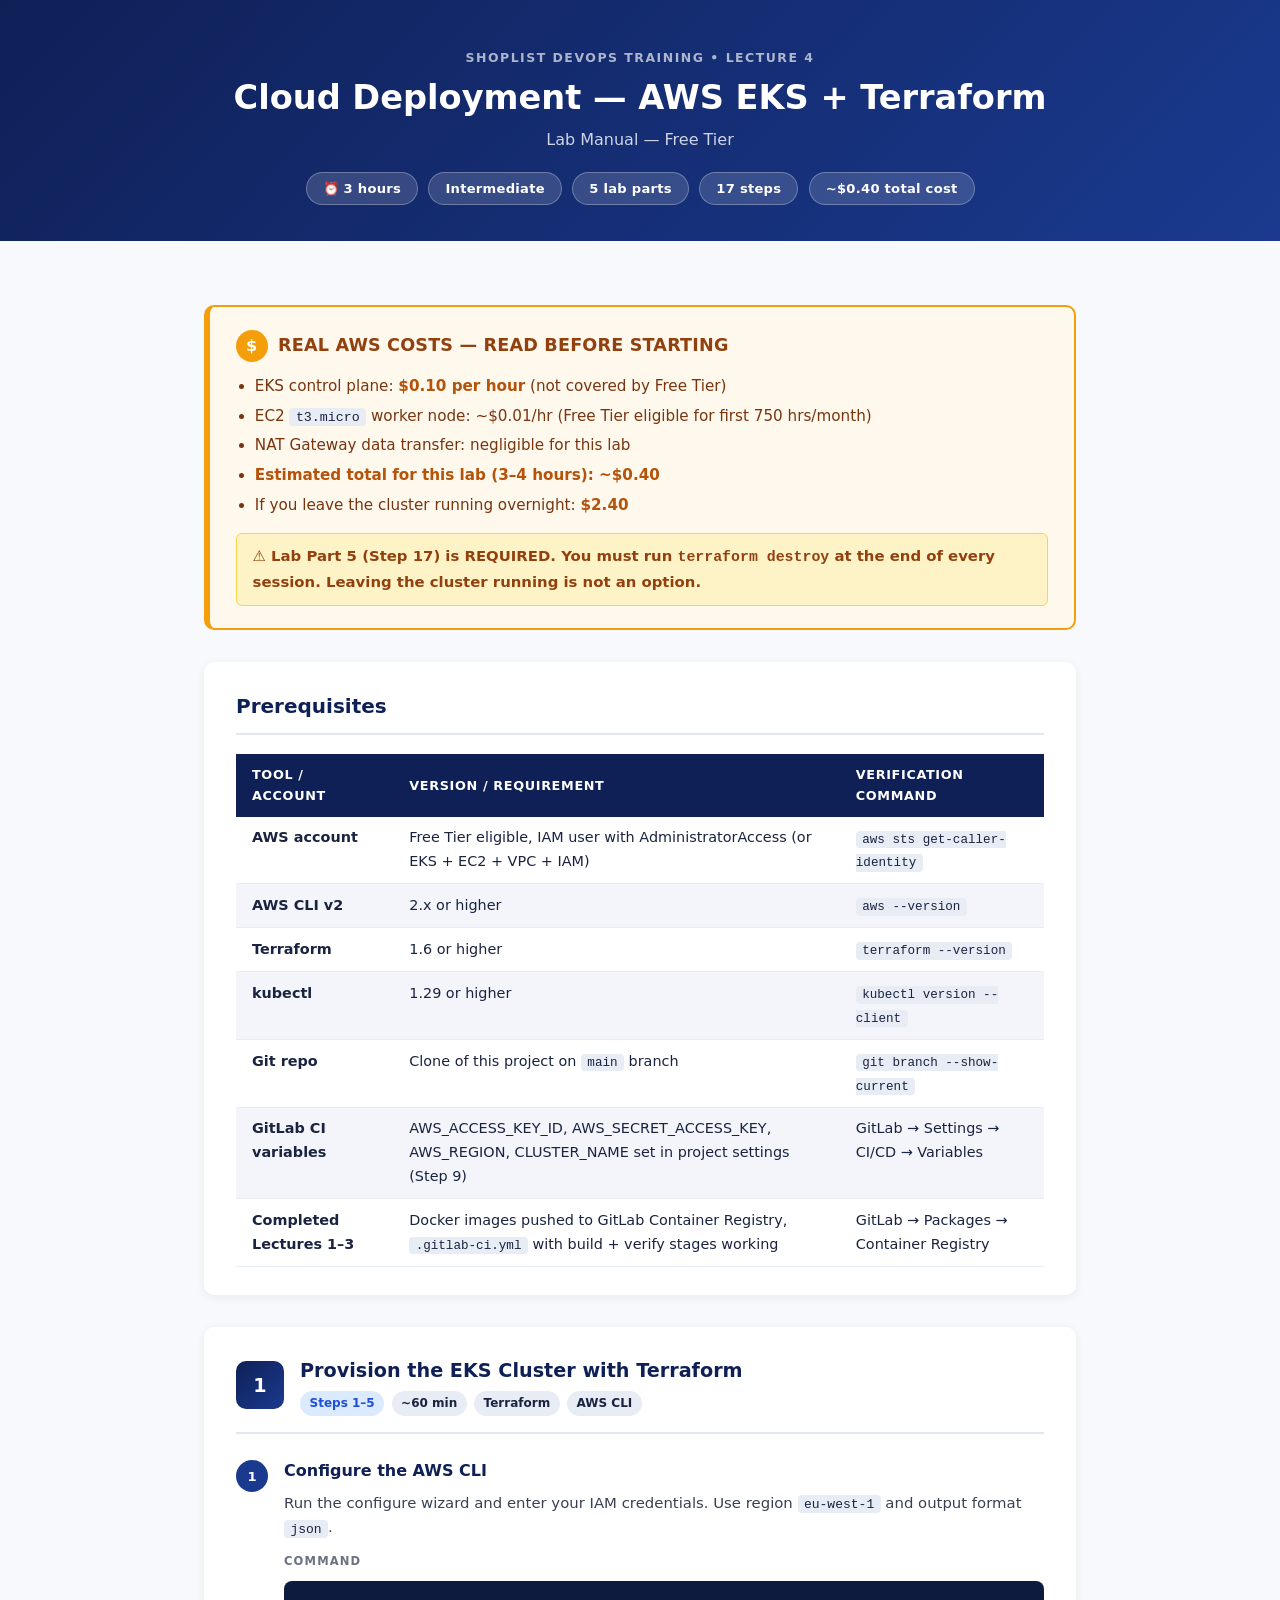
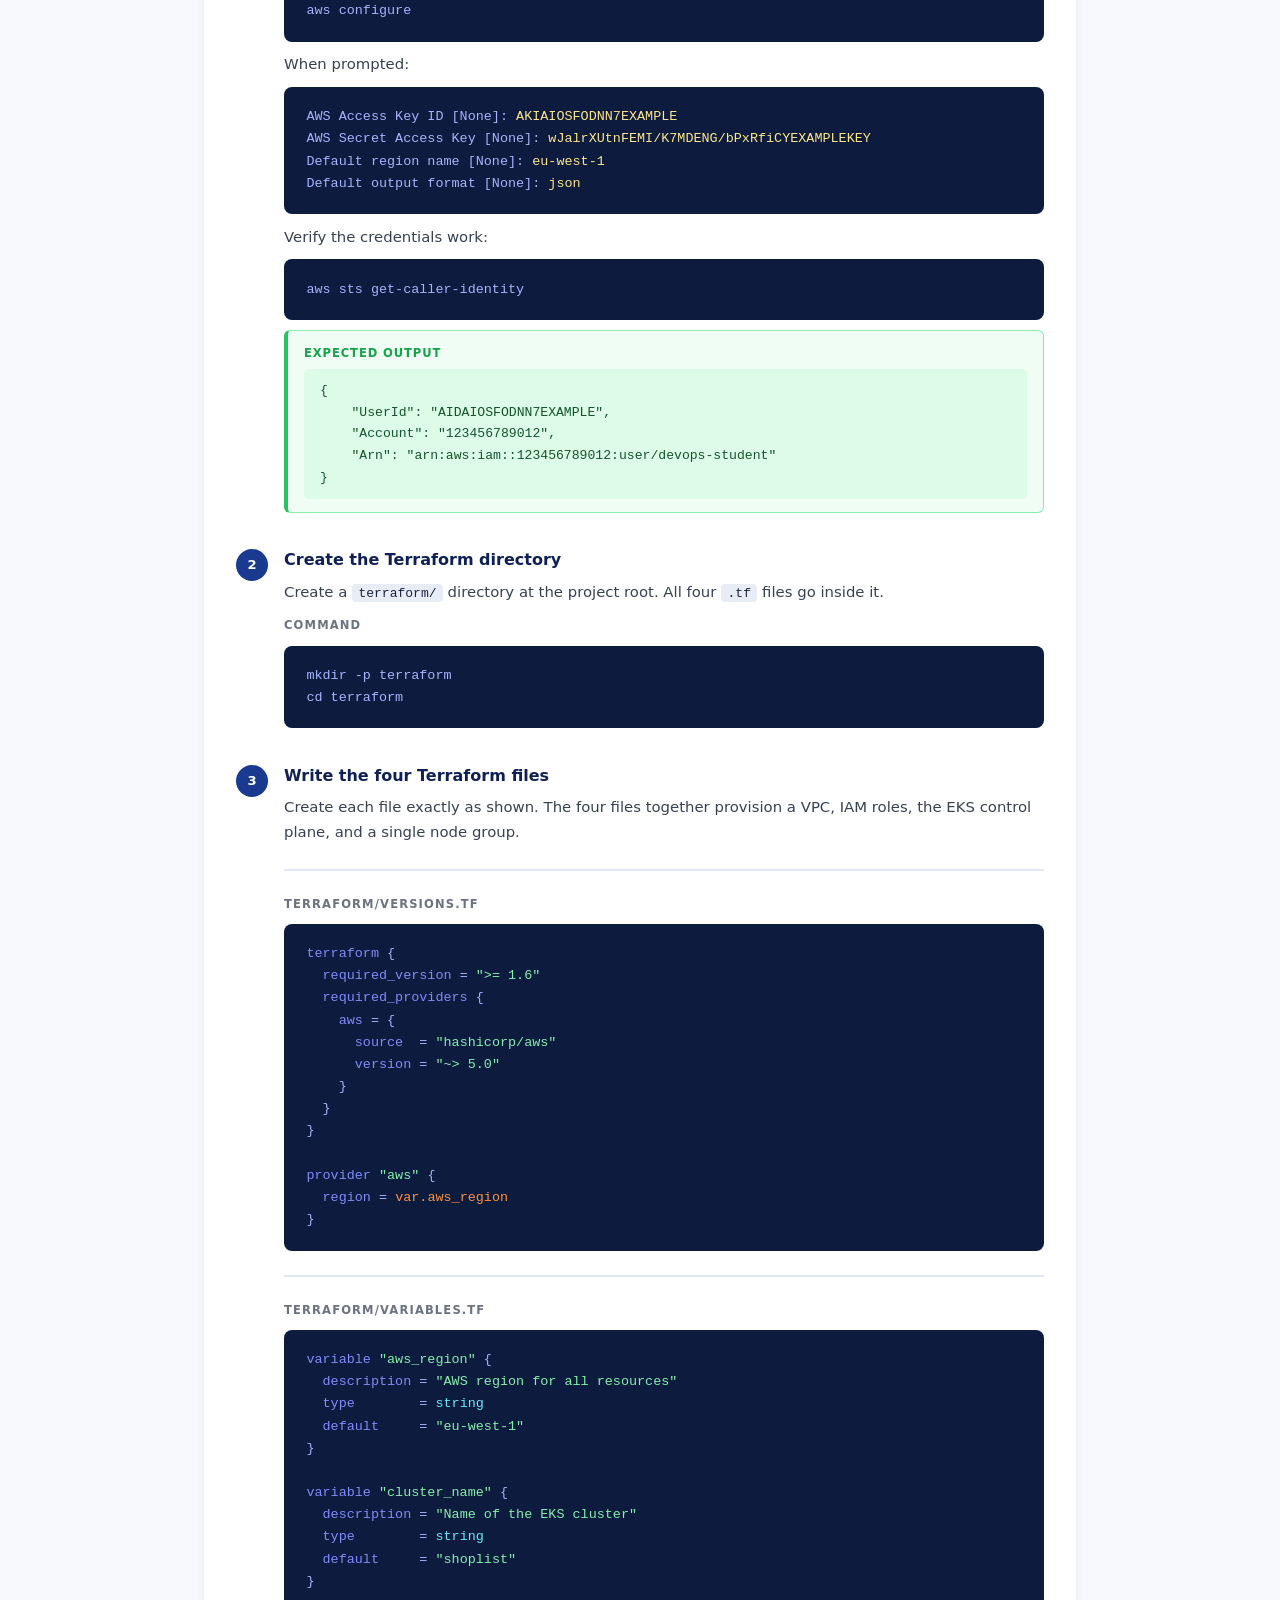
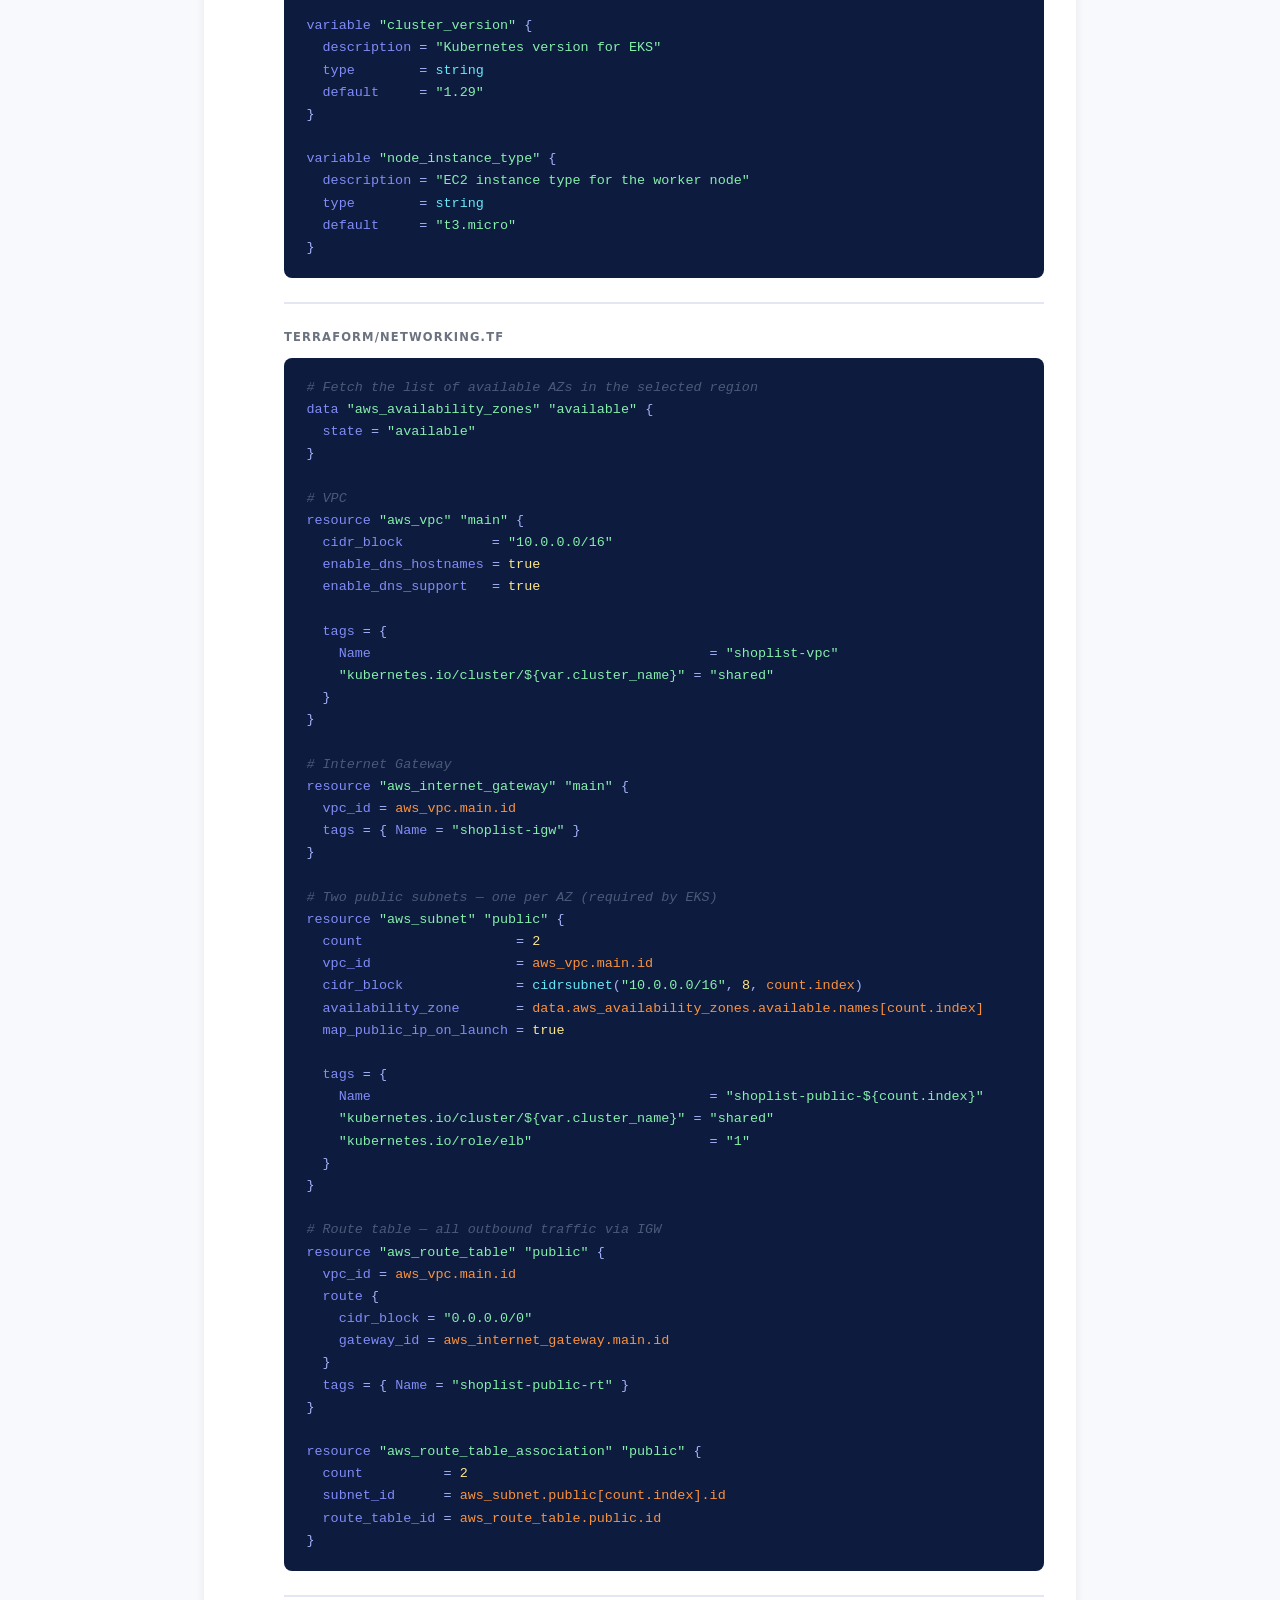
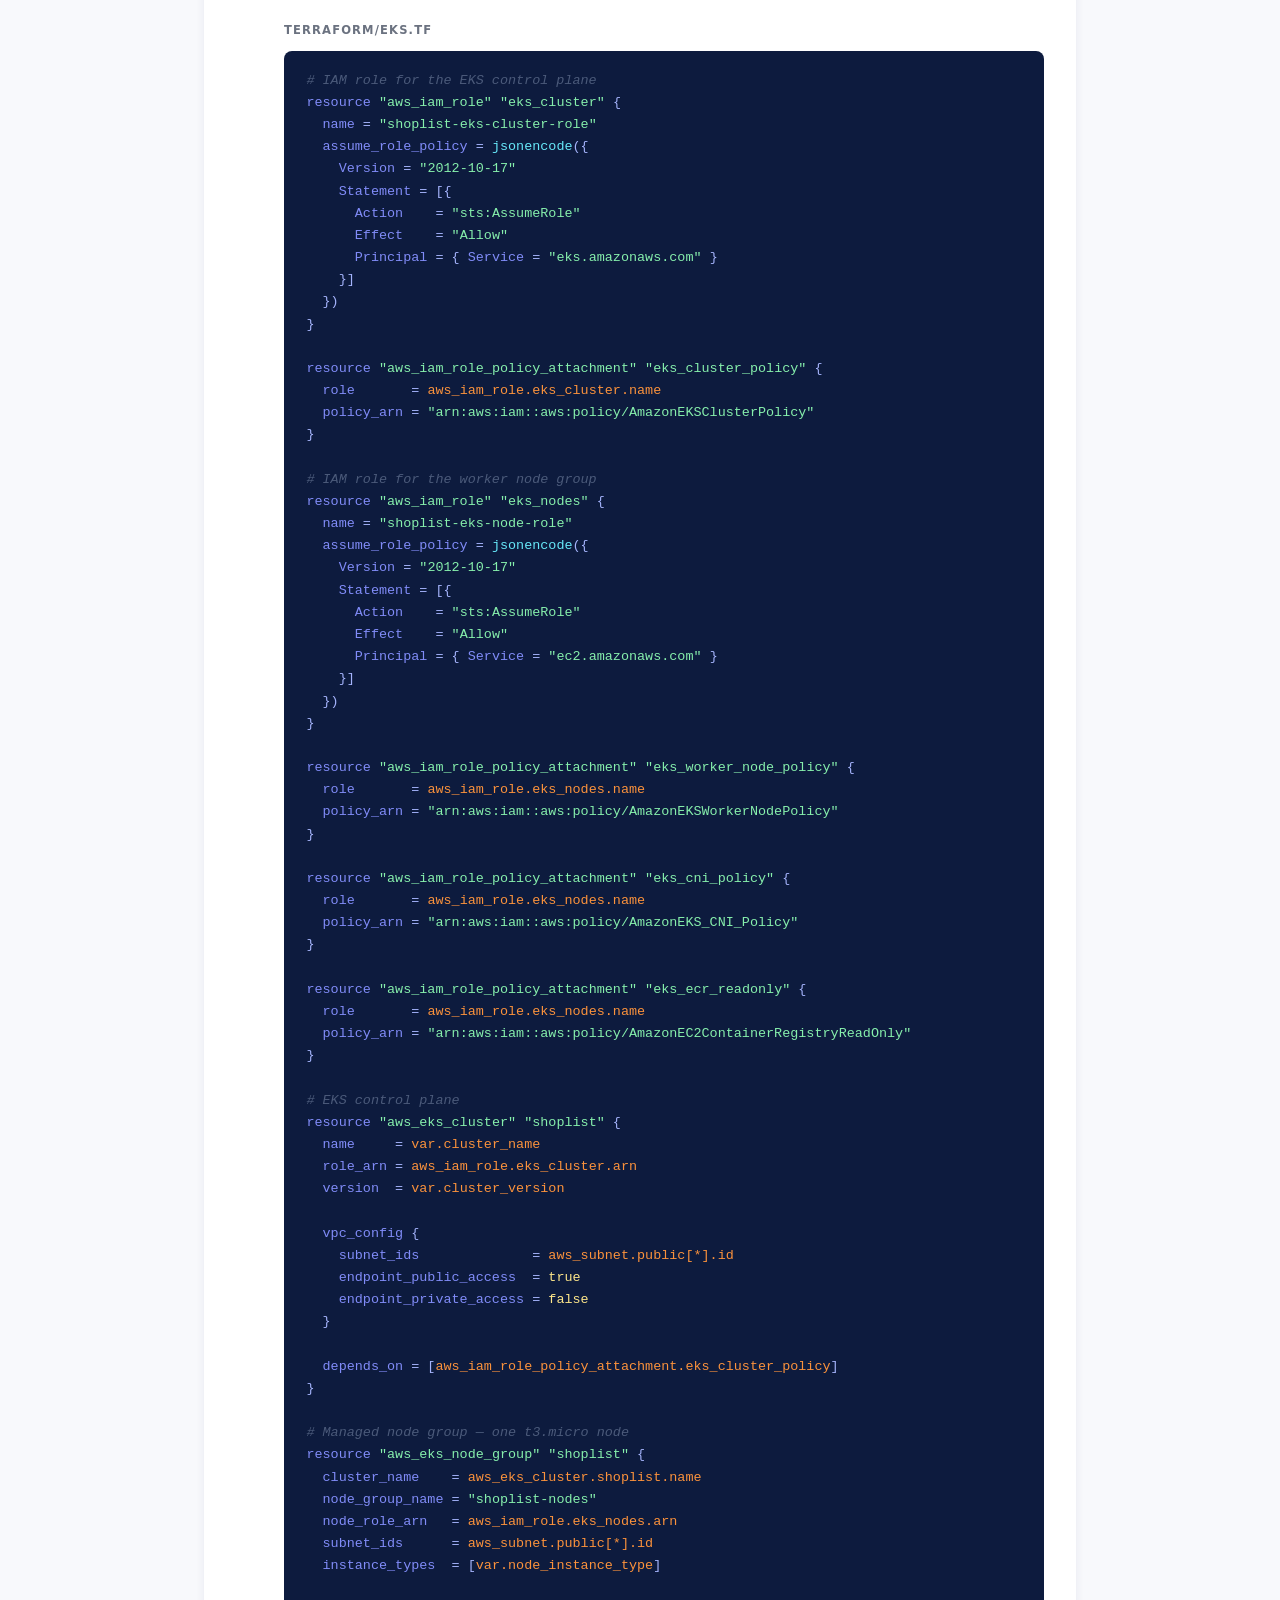
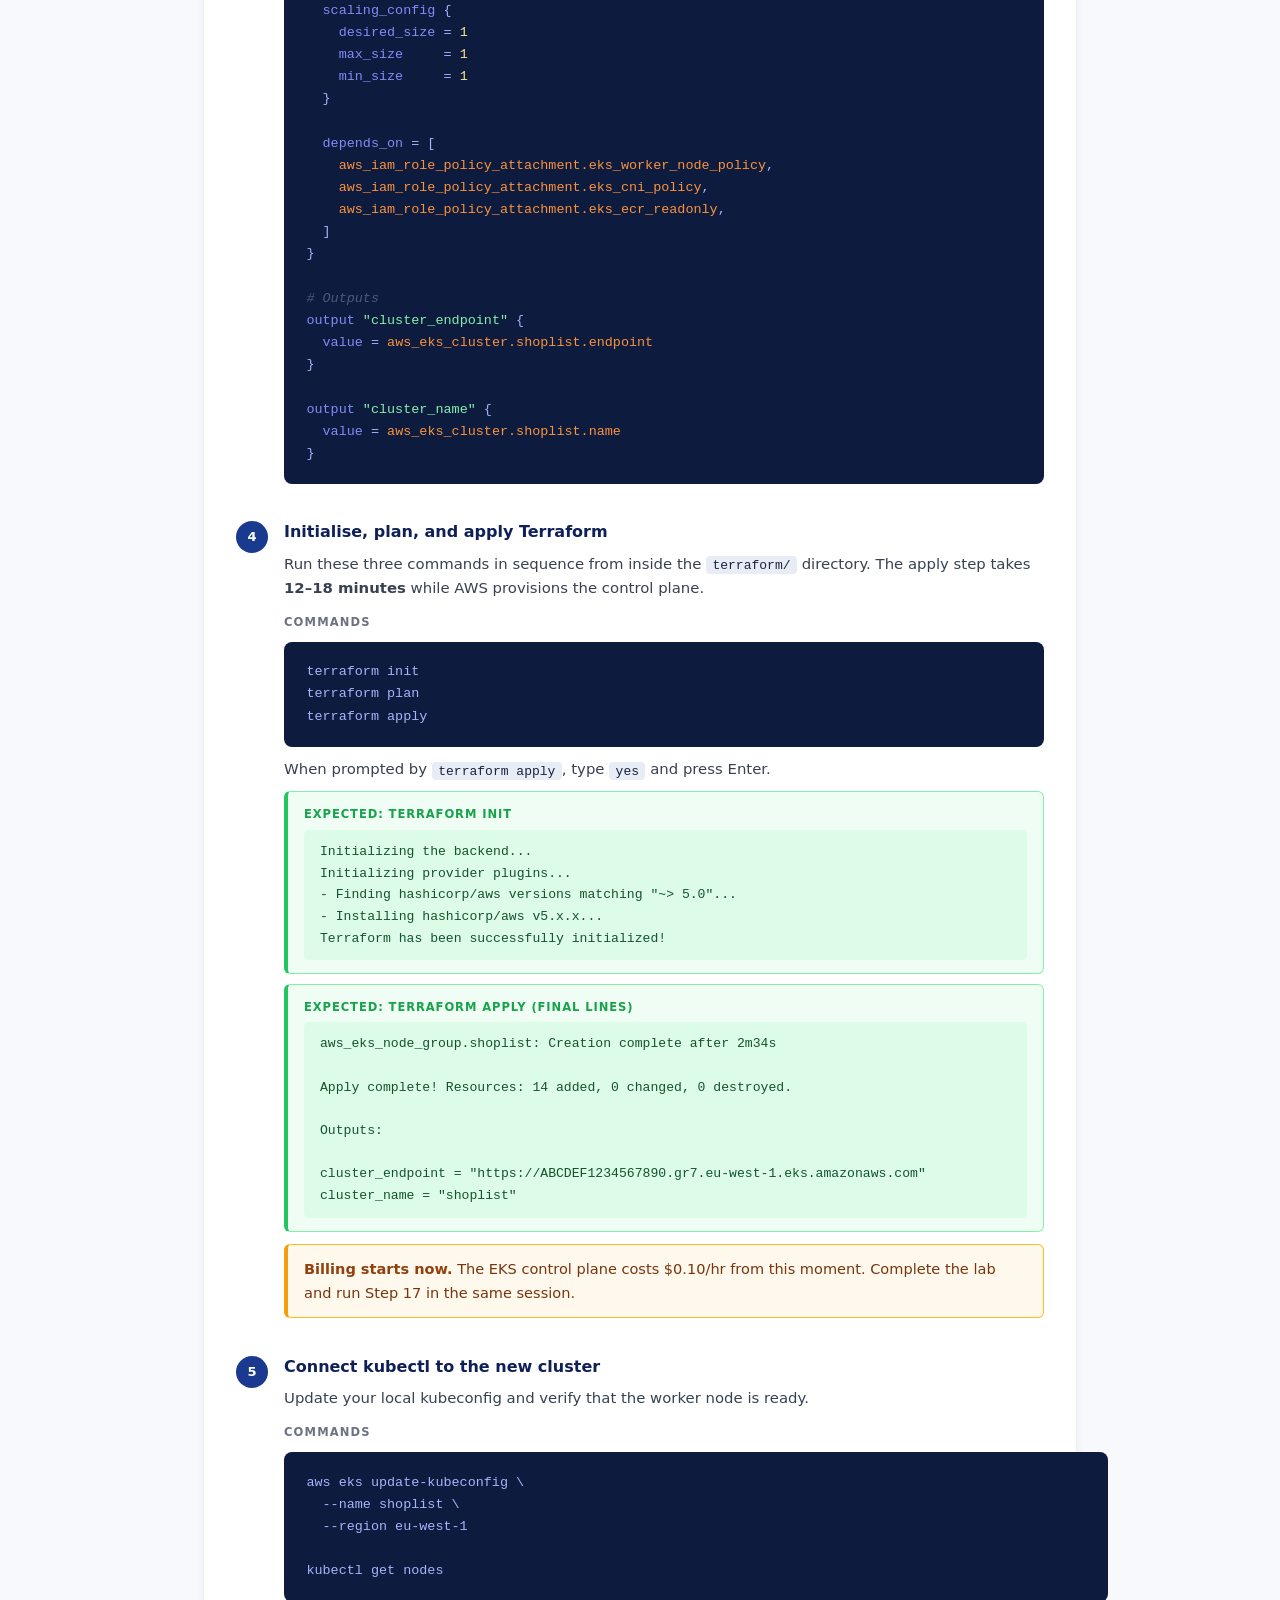
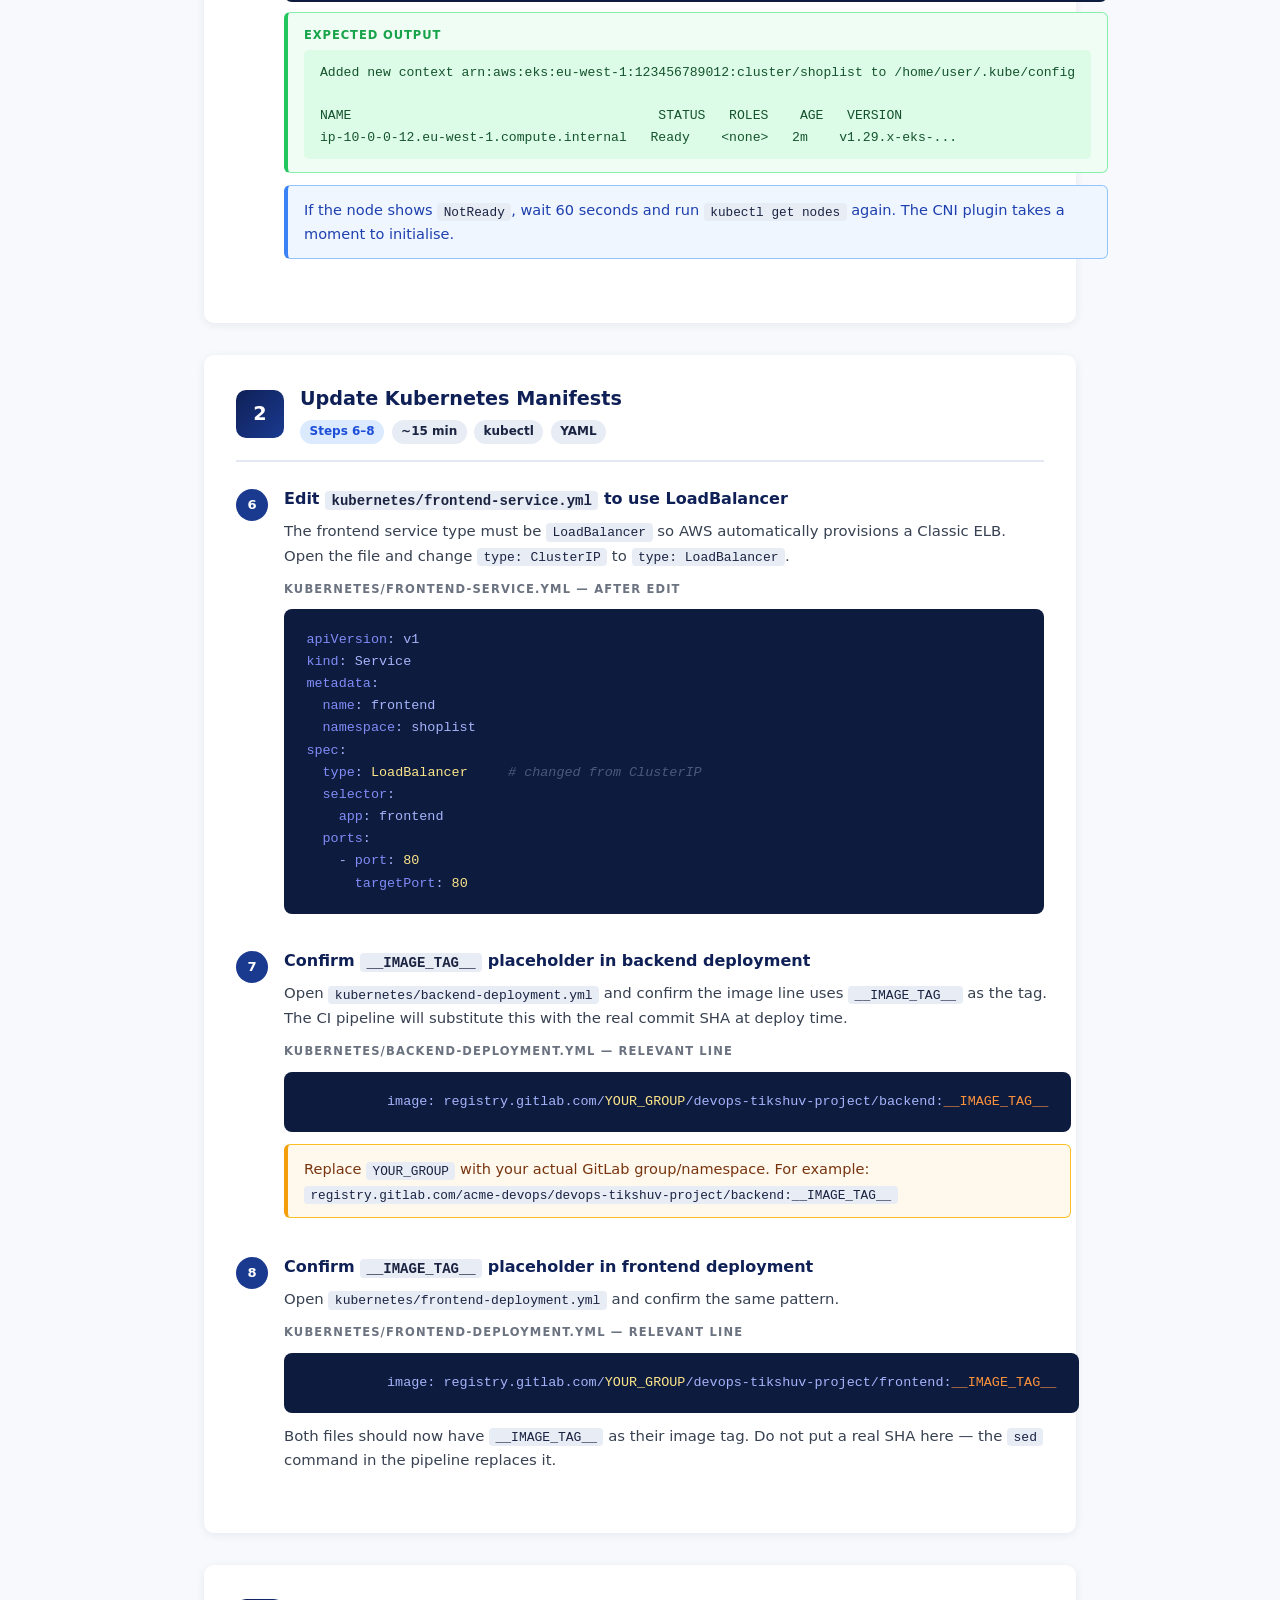
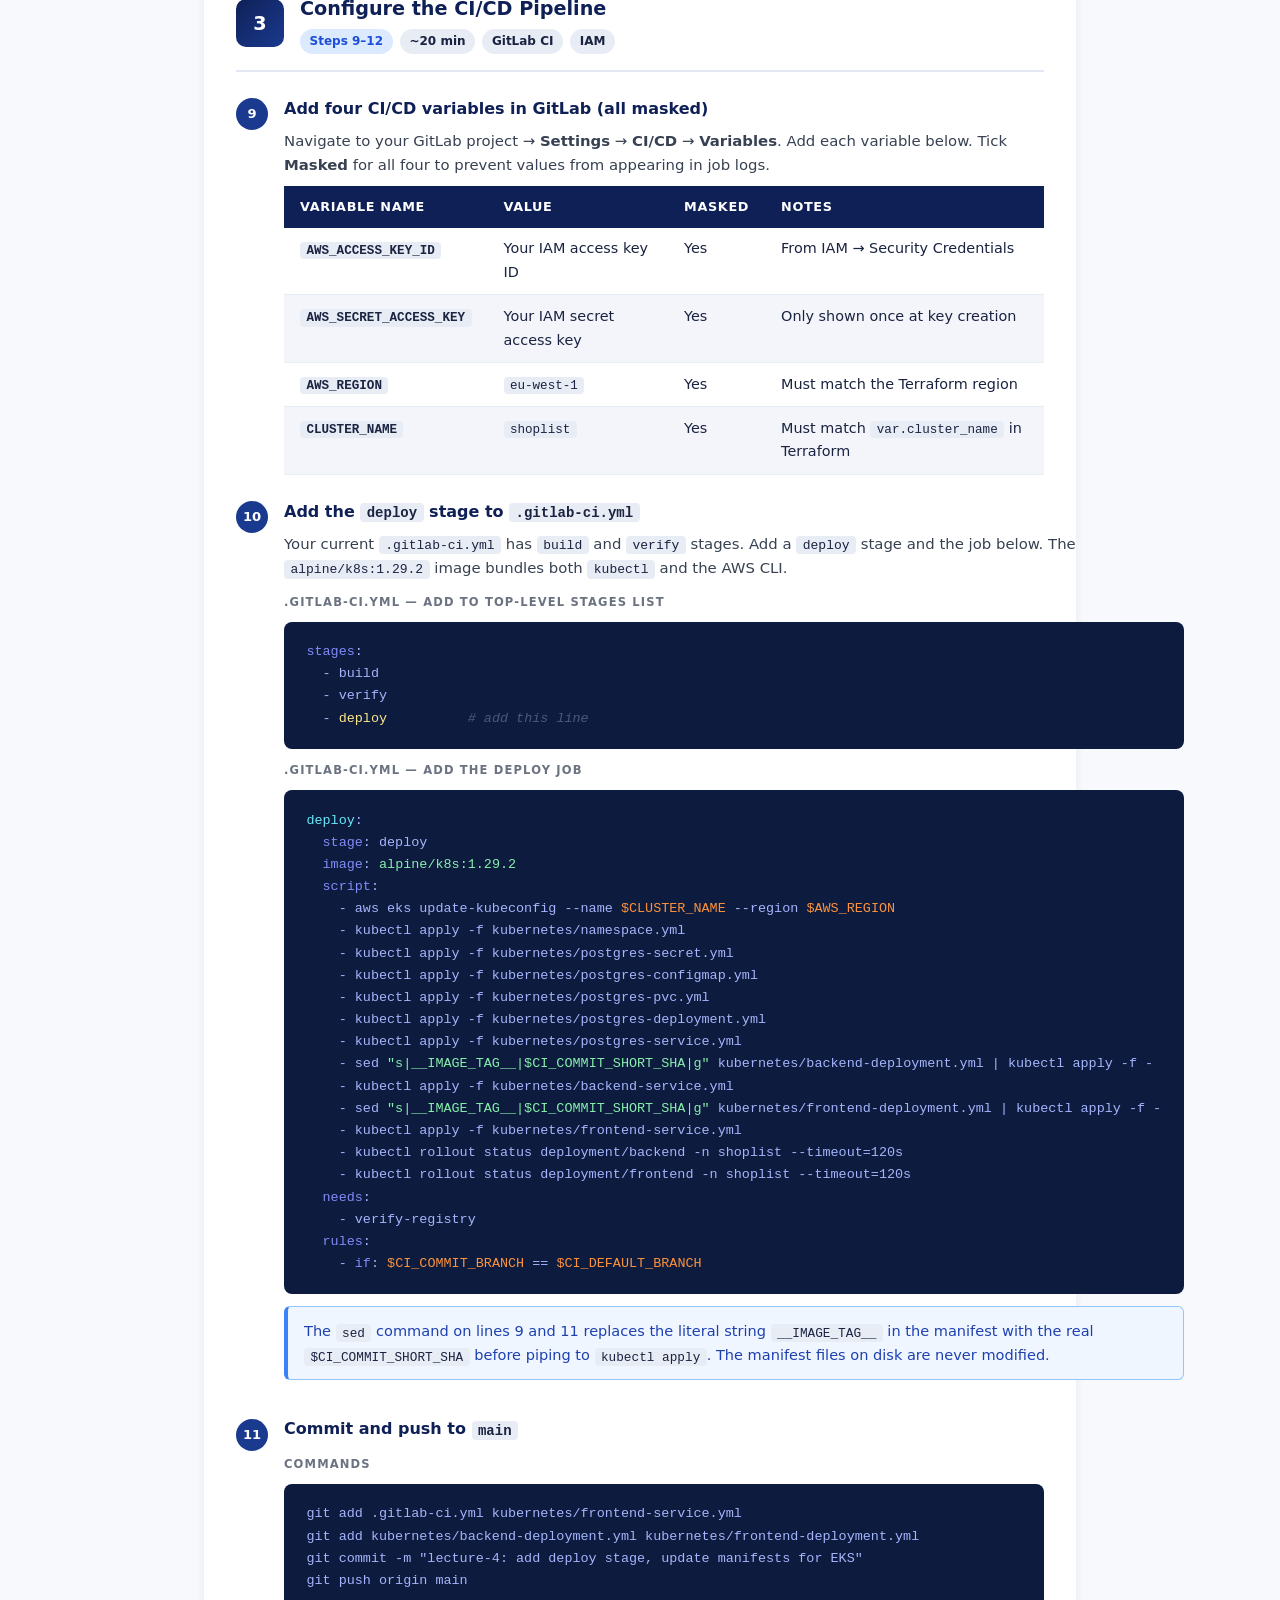
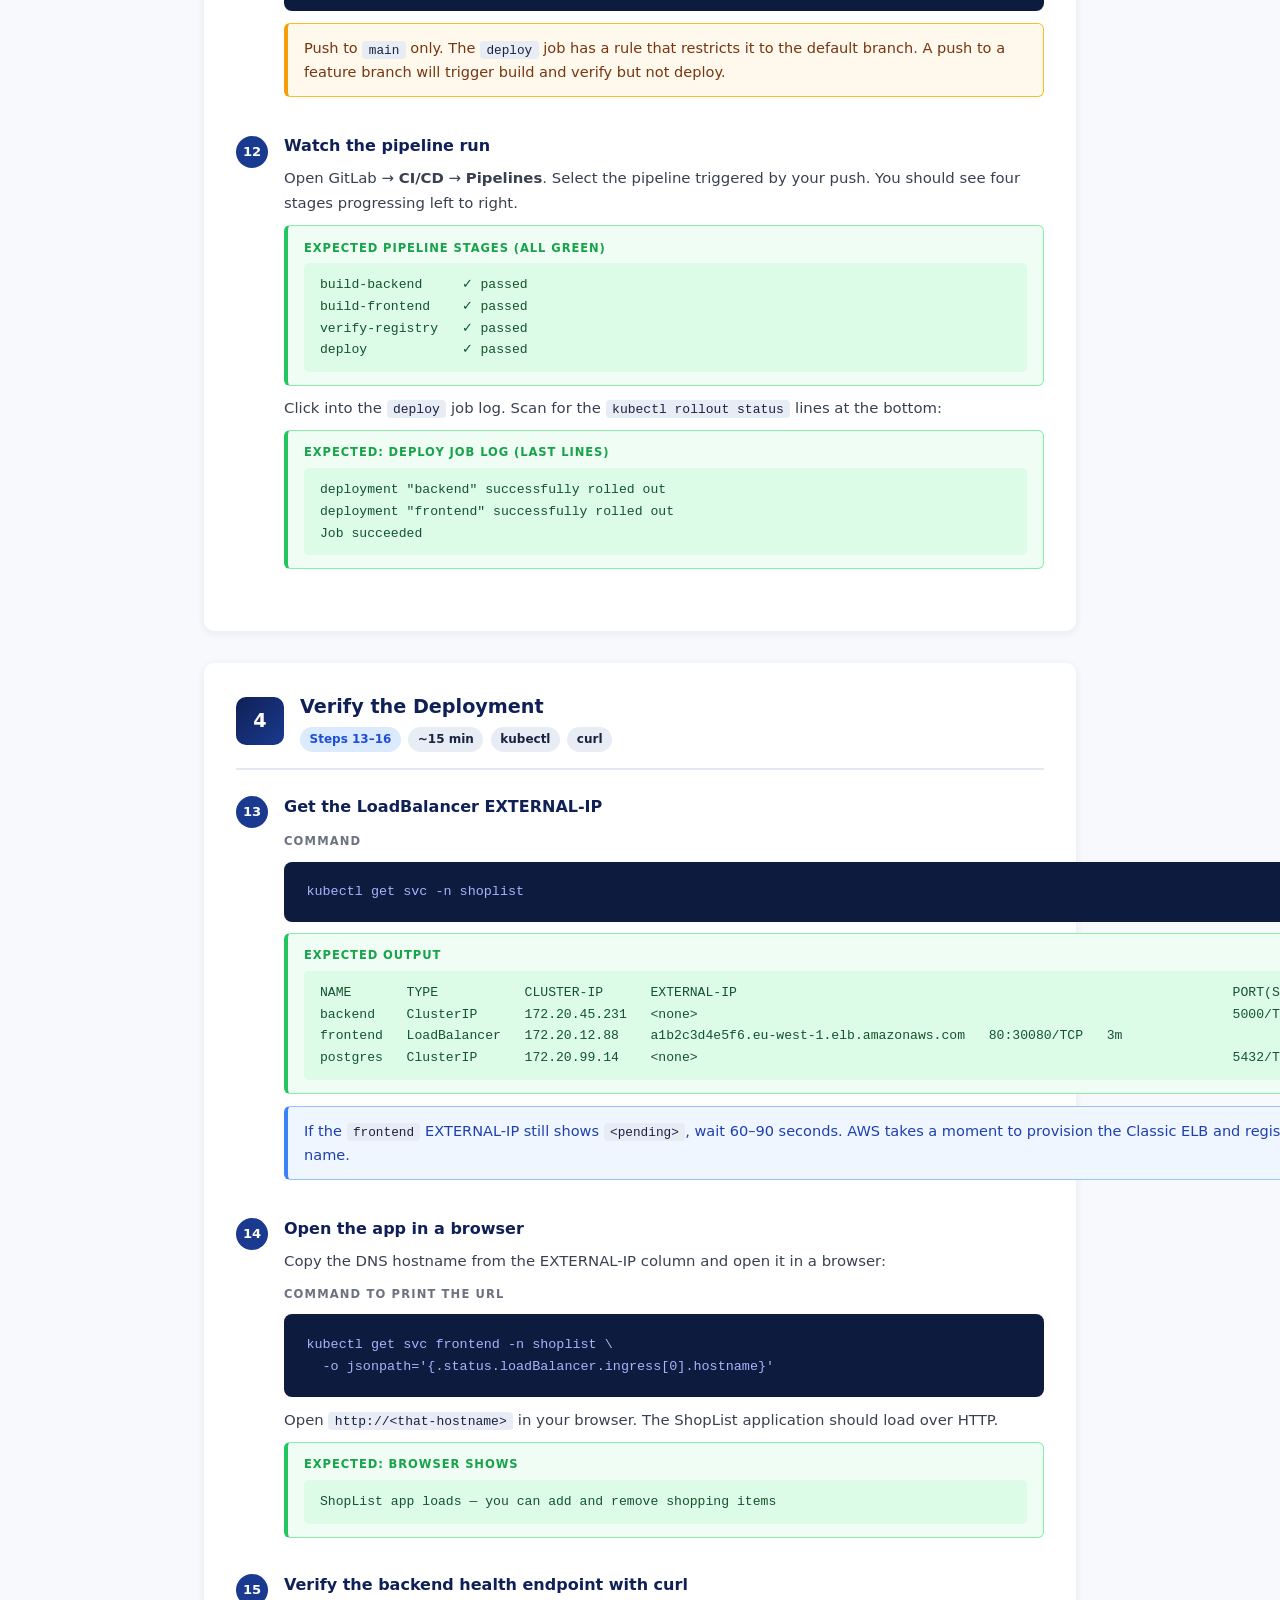
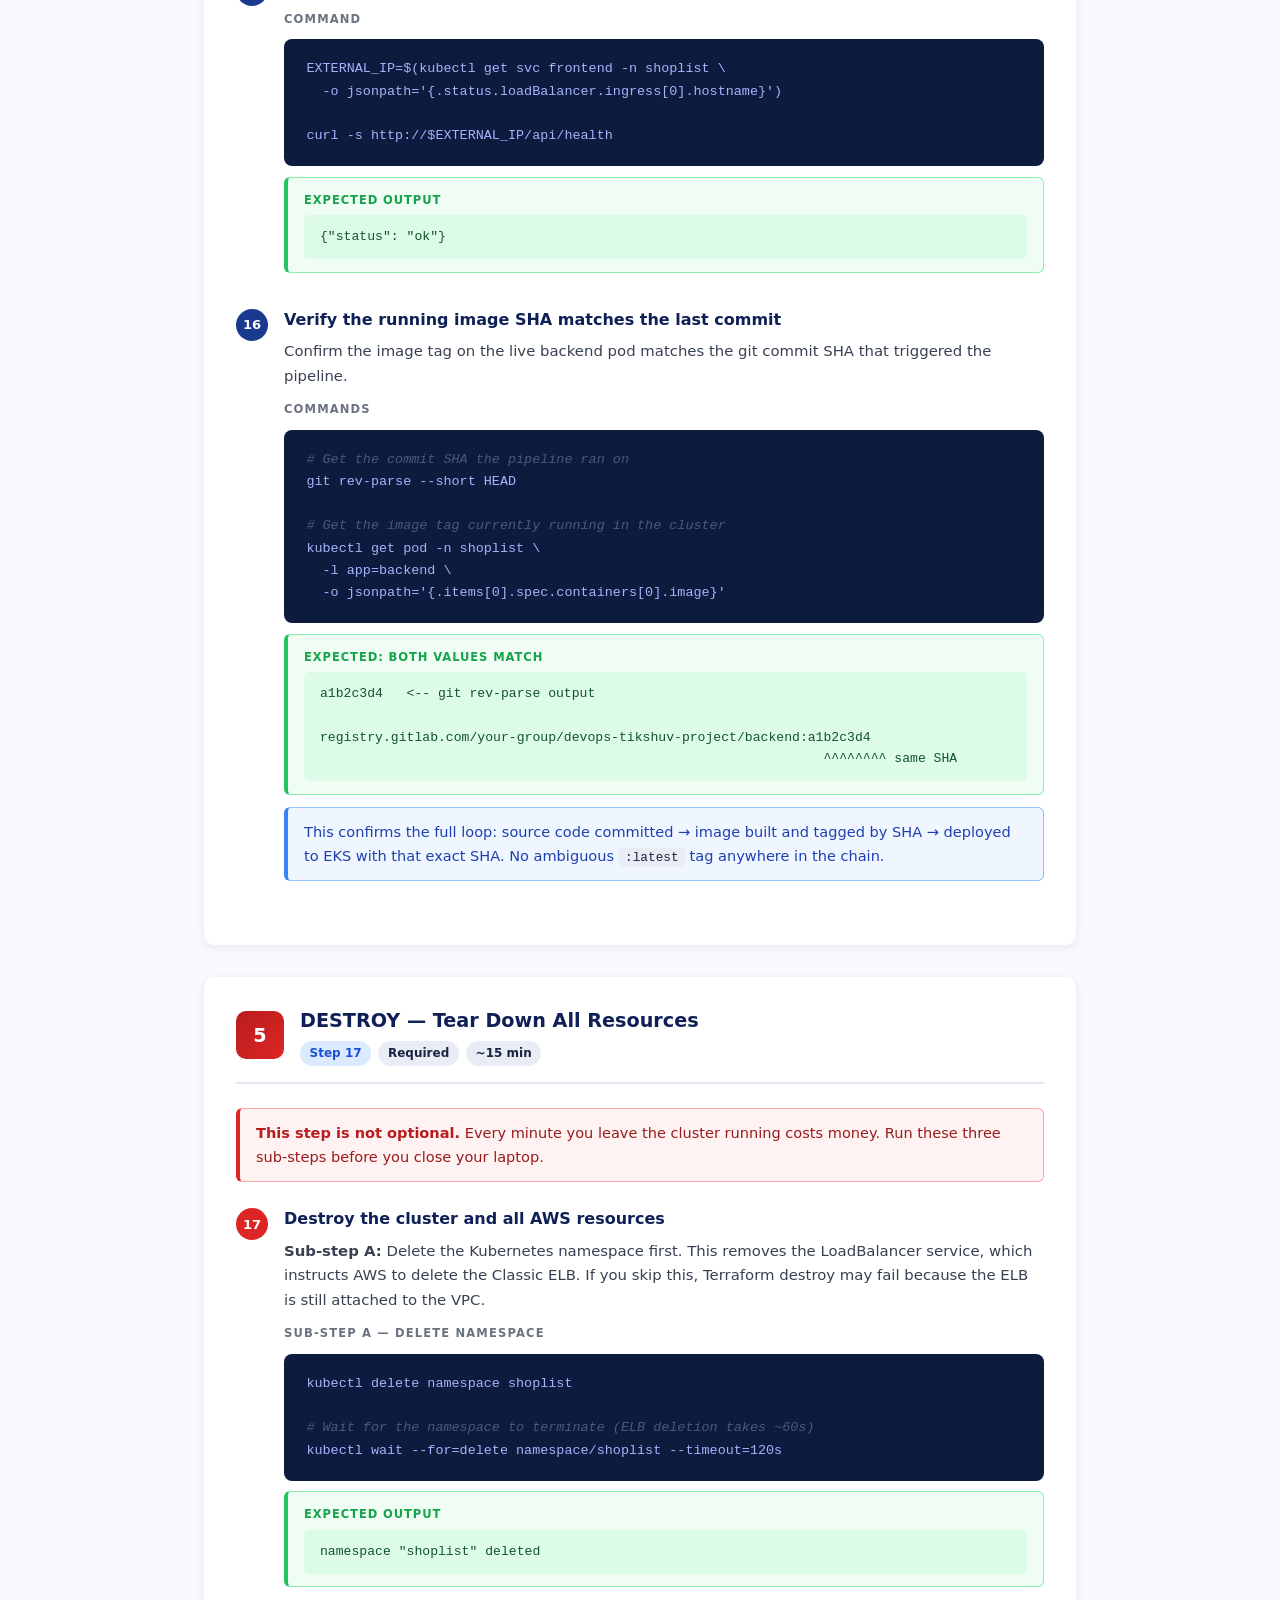
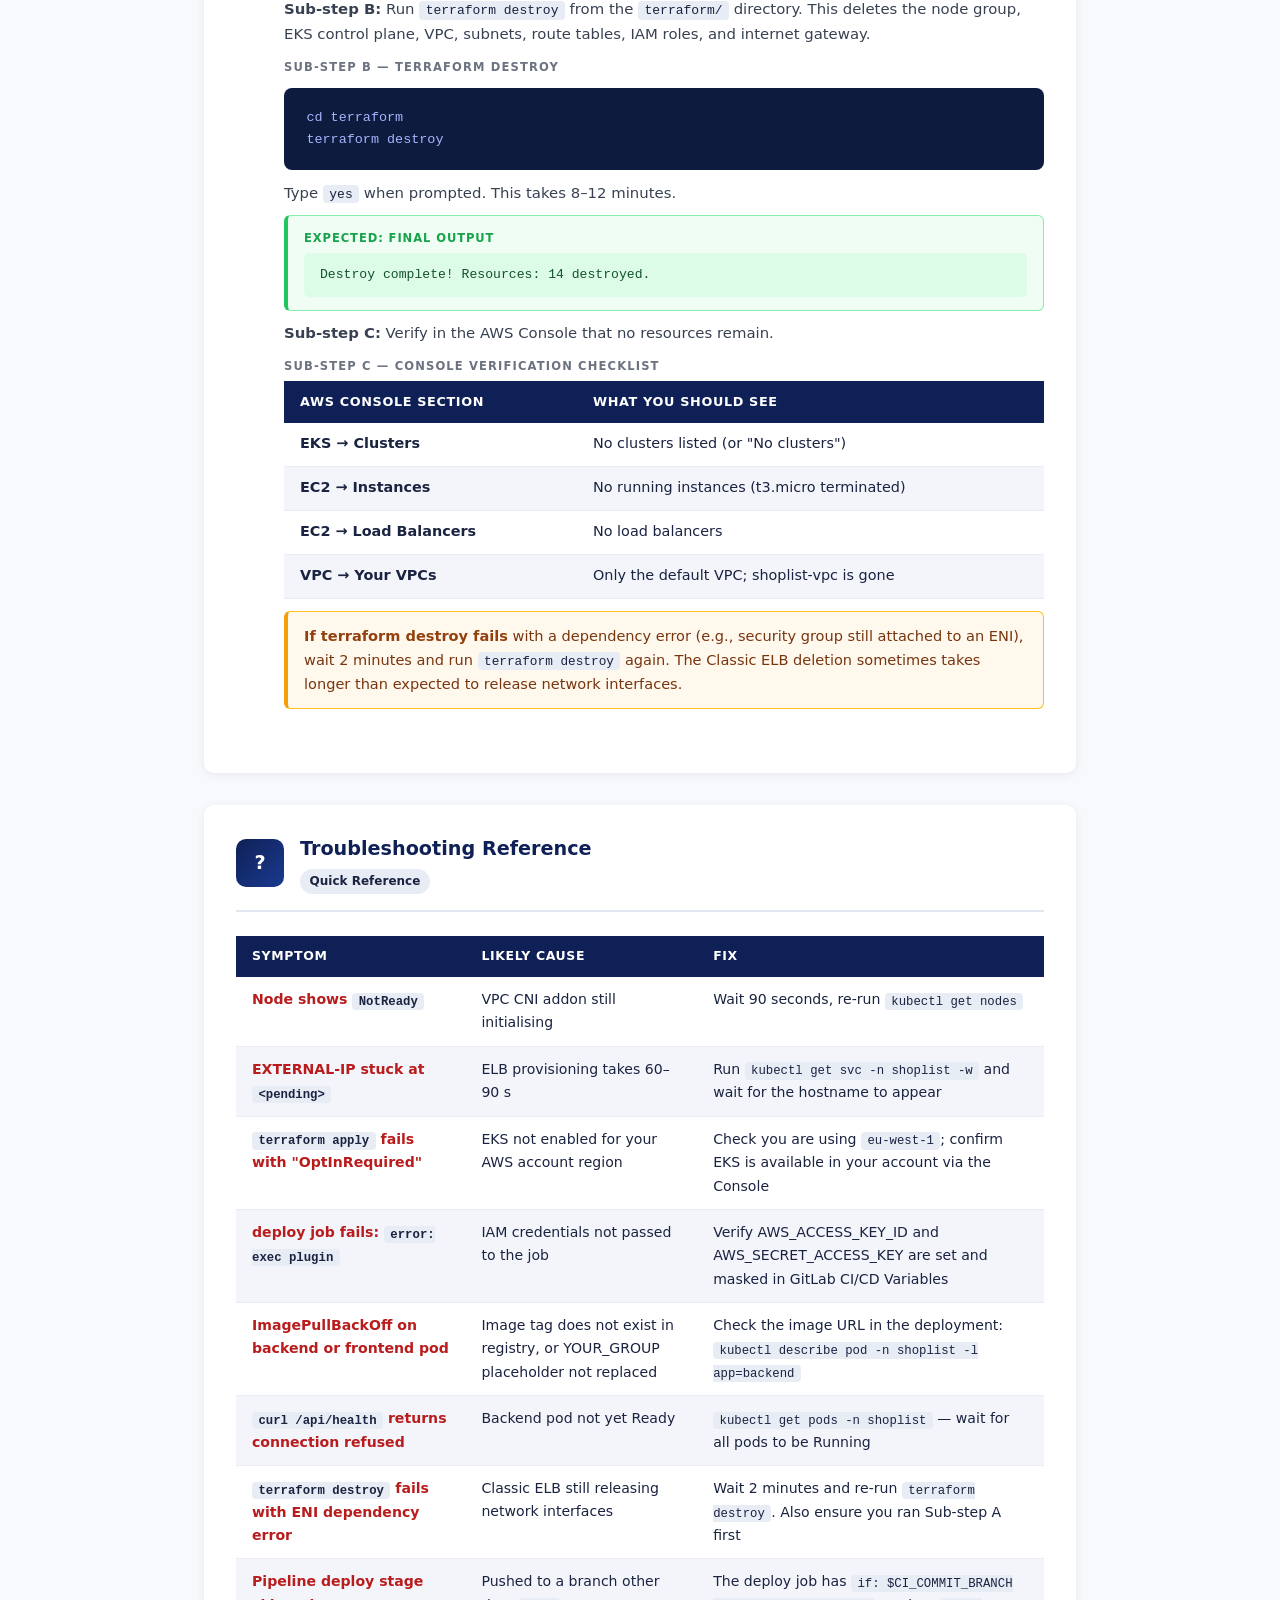
<file: docs/lecture-4/lab-manual.html>
<!DOCTYPE html>
<html lang="en">
<head>
  <meta charset="UTF-8">
  <meta name="viewport" content="width=device-width, initial-scale=1.0">
  <title>Lecture 4 — AWS EKS + Terraform | Lab Manual</title>
  <style>
    *, *::before, *::after { box-sizing: border-box; margin: 0; padding: 0; }

    body {
      font-family: 'Segoe UI', system-ui, sans-serif;
      background: #f8f9fc;
      color: #1a2340;
      line-height: 1.65;
    }

    /* ── Header ── */
    .header {
      background: linear-gradient(135deg, #0f2057 0%, #1a3a8f 100%);
      color: white;
      padding: 3rem 2rem 2.25rem;
      text-align: center;
    }
    .header .eyebrow {
      font-size: 0.78rem;
      font-weight: 700;
      letter-spacing: 0.12em;
      text-transform: uppercase;
      opacity: 0.65;
      margin-bottom: 0.6rem;
    }
    .header h1 {
      font-size: 2.1rem;
      font-weight: 800;
      line-height: 1.2;
      margin-bottom: 0.5rem;
      text-wrap: balance;
    }
    .header .subtitle {
      font-size: 1rem;
      opacity: 0.8;
      margin-bottom: 1.2rem;
    }
    .badge-row {
      display: flex;
      gap: 0.65rem;
      justify-content: center;
      flex-wrap: wrap;
    }
    .badge {
      background: rgba(255,255,255,0.15);
      border: 1px solid rgba(255,255,255,0.28);
      border-radius: 999px;
      padding: 0.3rem 1rem;
      font-size: 0.82rem;
      font-weight: 600;
      letter-spacing: 0.02em;
    }

    /* ── Layout ── */
    .container {
      max-width: 920px;
      margin: 0 auto;
      padding: 2rem 1.5rem 3rem;
    }

    /* ── Cost Warning ── */
    .cost-warning {
      background: #fff8ed;
      border: 2.5px solid #f59e0b;
      border-left: 6px solid #f59e0b;
      border-radius: 10px;
      padding: 1.4rem 1.6rem;
      margin: 2rem 0;
    }
    .cost-warning-head {
      display: flex;
      align-items: center;
      gap: 0.65rem;
      margin-bottom: 0.75rem;
    }
    .cost-icon {
      background: #f59e0b;
      color: white;
      border-radius: 50%;
      width: 2rem;
      height: 2rem;
      display: flex;
      align-items: center;
      justify-content: center;
      font-size: 1rem;
      font-weight: 900;
      flex-shrink: 0;
    }
    .cost-warning-head h2 {
      color: #92400e;
      font-size: 1.1rem;
      font-weight: 800;
      letter-spacing: 0.01em;
    }
    .cost-warning ul {
      margin-left: 1.2rem;
      color: #78350f;
    }
    .cost-warning li {
      font-size: 0.95rem;
      margin: 0.3rem 0;
    }
    .cost-warning strong { color: #b45309; }
    .destroy-rule {
      margin-top: 0.9rem;
      background: #fef3c7;
      border: 1px solid #fcd34d;
      border-radius: 6px;
      padding: 0.65rem 1rem;
      color: #92400e;
      font-size: 0.93rem;
      font-weight: 700;
    }

    /* ── Prerequisites Table ── */
    .prereq-section {
      background: white;
      border-radius: 10px;
      padding: 1.75rem 2rem;
      margin: 2rem 0;
      box-shadow: 0 2px 10px rgba(15,32,87,0.07);
    }
    .section-title {
      font-size: 1.25rem;
      font-weight: 800;
      color: #0f2057;
      margin-bottom: 1.2rem;
      padding-bottom: 0.6rem;
      border-bottom: 2px solid #e2e7f3;
    }
    .table-wrap { overflow-x: auto; }
    table {
      width: 100%;
      border-collapse: collapse;
      font-size: 0.9rem;
    }
    thead tr { background: #0f2057; color: white; }
    thead th {
      padding: 0.65rem 1rem;
      text-align: left;
      font-weight: 700;
      font-size: 0.8rem;
      letter-spacing: 0.05em;
      text-transform: uppercase;
    }
    tbody tr:nth-child(even) { background: #f3f5fb; }
    tbody tr:nth-child(odd) { background: white; }
    tbody td {
      padding: 0.6rem 1rem;
      color: #1a2340;
      vertical-align: top;
      border-bottom: 1px solid #e8ecf5;
    }
    tbody td:first-child { font-weight: 600; }

    /* ── Lab Part Sections ── */
    .lab-part {
      background: white;
      border-radius: 10px;
      padding: 1.75rem 2rem;
      margin: 2rem 0;
      box-shadow: 0 2px 10px rgba(15,32,87,0.07);
    }
    .part-header {
      display: flex;
      align-items: center;
      gap: 1rem;
      margin-bottom: 1.5rem;
      padding-bottom: 1rem;
      border-bottom: 2px solid #e2e7f3;
    }
    .part-num {
      background: linear-gradient(135deg, #0f2057, #1a3a8f);
      color: white;
      width: 3rem;
      height: 3rem;
      border-radius: 10px;
      display: flex;
      align-items: center;
      justify-content: center;
      font-size: 1.2rem;
      font-weight: 800;
      flex-shrink: 0;
    }
    .part-num.destroy-part {
      background: linear-gradient(135deg, #b91c1c, #dc2626);
    }
    .part-meta h2 {
      font-size: 1.2rem;
      font-weight: 800;
      color: #0f2057;
    }
    .part-meta .part-tags {
      display: flex;
      gap: 0.45rem;
      margin-top: 0.3rem;
      flex-wrap: wrap;
    }
    .ptag {
      background: #e8ecf5;
      color: #1a2340;
      font-size: 0.75rem;
      padding: 0.15rem 0.6rem;
      border-radius: 999px;
      font-weight: 600;
    }
    .ptag.accent { background: #dbeafe; color: #1d4ed8; }

    /* ── Steps ── */
    .step {
      display: flex;
      gap: 1rem;
      margin: 1.5rem 0;
      align-items: flex-start;
    }
    .step-num {
      background: #1a3a8f;
      color: white;
      width: 2rem;
      height: 2rem;
      border-radius: 50%;
      display: flex;
      align-items: center;
      justify-content: center;
      font-weight: 700;
      font-size: 0.82rem;
      flex-shrink: 0;
      margin-top: 0.15rem;
      font-variant-numeric: tabular-nums;
    }
    .step-num.danger { background: #dc2626; }
    .step-content { flex: 1; }
    .step-content h4 {
      color: #0f2057;
      font-size: 1rem;
      font-weight: 700;
      margin-bottom: 0.4rem;
    }
    .step-content p {
      font-size: 0.93rem;
      color: #374151;
      margin-bottom: 0.5rem;
    }

    /* ── Code blocks ── */
    pre {
      background: #0d1b3e;
      color: #a5b4fc;
      border-radius: 8px;
      padding: 1.2rem 1.4rem;
      overflow-x: auto;
      font-size: 0.84rem;
      line-height: 1.65;
      margin: 0.65rem 0;
    }
    pre code { font-family: 'Cascadia Code', 'Fira Code', 'Consolas', monospace; }
    .code-label {
      font-size: 0.72rem;
      font-weight: 700;
      letter-spacing: 0.1em;
      text-transform: uppercase;
      color: #6b7280;
      margin-bottom: 0.3rem;
      margin-top: 0.75rem;
    }

    /* syntax highlight helpers */
    .kw { color: #818cf8; }
    .str { color: #86efac; }
    .cm { color: #4b5a7a; font-style: italic; }
    .val { color: #fde68a; }
    .var { color: #fb923c; }
    .fn { color: #67e8f9; }

    /* ── Expected output ── */
    .expected {
      background: #f0fdf4;
      border: 1px solid #86efac;
      border-left: 4px solid #22c55e;
      border-radius: 6px;
      padding: 0.8rem 1rem;
      margin: 0.6rem 0;
    }
    .expected-label {
      font-size: 0.72rem;
      font-weight: 700;
      color: #16a34a;
      text-transform: uppercase;
      letter-spacing: 0.08em;
      margin-bottom: 0.35rem;
    }
    .expected pre {
      background: #dcfce7;
      color: #14532d;
      border-radius: 5px;
      padding: 0.7rem 1rem;
      font-size: 0.82rem;
      margin: 0;
    }
    .expected pre code { font-family: 'Cascadia Code', 'Fira Code', 'Consolas', monospace; }

    /* ── Warning / note boxes ── */
    .warn-box {
      background: #fff8ed;
      border: 1px solid #fbbf24;
      border-left: 4px solid #f59e0b;
      border-radius: 6px;
      padding: 0.75rem 1rem;
      margin: 0.75rem 0;
      color: #78350f;
      font-size: 0.91rem;
    }
    .warn-box strong { color: #92400e; }
    .note-box {
      background: #eff6ff;
      border: 1px solid #93c5fd;
      border-left: 4px solid #3b82f6;
      border-radius: 6px;
      padding: 0.75rem 1rem;
      margin: 0.75rem 0;
      color: #1e40af;
      font-size: 0.91rem;
    }
    .danger-box {
      background: #fef2f2;
      border: 1px solid #fca5a5;
      border-left: 4px solid #dc2626;
      border-radius: 6px;
      padding: 0.75rem 1rem;
      margin: 0.75rem 0;
      color: #991b1b;
      font-size: 0.91rem;
    }
    .danger-box strong { color: #b91c1c; }

    code.ic {
      background: #e8ecf5;
      color: #1a2340;
      padding: 0.1rem 0.4rem;
      border-radius: 4px;
      font-family: 'Cascadia Code', 'Fira Code', 'Consolas', monospace;
      font-size: 0.875em;
    }

    /* ── Troubleshooting ── */
    .trouble-table-wrap { overflow-x: auto; }
    .trouble-table {
      width: 100%;
      border-collapse: collapse;
      font-size: 0.88rem;
    }
    .trouble-table thead tr { background: #0f2057; color: white; }
    .trouble-table thead th {
      padding: 0.65rem 1rem;
      text-align: left;
      font-size: 0.78rem;
      letter-spacing: 0.05em;
      text-transform: uppercase;
      font-weight: 700;
    }
    .trouble-table tbody tr:nth-child(odd) { background: white; }
    .trouble-table tbody tr:nth-child(even) { background: #f3f5fb; }
    .trouble-table tbody td {
      padding: 0.7rem 1rem;
      border-bottom: 1px solid #e8ecf5;
      vertical-align: top;
    }
    .trouble-table .symptom { color: #b91c1c; font-weight: 600; }
    .trouble-table .fix { color: #1a2340; }

    /* ── Divider ── */
    .divider {
      border: none;
      border-top: 2px solid #e2e7f3;
      margin: 1.5rem 0;
    }

    /* ── Footer ── */
    footer {
      text-align: center;
      color: #9ca3af;
      font-size: 0.83rem;
      padding: 2.5rem 1rem 2rem;
    }

    /* ── Print ── */
    @media print {
      body { background: white; color: black; font-size: 11pt; }
      .header { background: #0f2057 !important; -webkit-print-color-adjust: exact; print-color-adjust: exact; }
      .lab-part, .prereq-section, .cost-warning {
        box-shadow: none;
        border: 1px solid #ccc;
        break-inside: avoid;
      }
      pre { background: #1e293b !important; color: #e2e8f0 !important; -webkit-print-color-adjust: exact; print-color-adjust: exact; }
      .expected pre { background: #dcfce7 !important; color: #14532d !important; -webkit-print-color-adjust: exact; print-color-adjust: exact; }
      a { color: inherit; text-decoration: none; }
    }

    @media (max-width: 600px) {
      .header h1 { font-size: 1.5rem; }
      .container { padding: 1rem; }
      .lab-part, .prereq-section { padding: 1.25rem; }
    }
  </style>
</head>
<body>

<!-- ══════════════════════════════════════════════ HEADER -->
<div class="header">
  <div class="eyebrow">ShopList DevOps Training &bull; Lecture 4</div>
  <h1>Cloud Deployment — AWS EKS + Terraform</h1>
  <p class="subtitle">Lab Manual &mdash; Free Tier</p>
  <div class="badge-row">
    <span class="badge">&#9200; 3 hours</span>
    <span class="badge">Intermediate</span>
    <span class="badge">5 lab parts</span>
    <span class="badge">17 steps</span>
    <span class="badge">~$0.40 total cost</span>
  </div>
</div>

<div class="container">

  <!-- ══════════════════════════════════════════════ COST WARNING -->
  <div class="cost-warning">
    <div class="cost-warning-head">
      <div class="cost-icon">$</div>
      <h2>REAL AWS COSTS &mdash; READ BEFORE STARTING</h2>
    </div>
    <ul>
      <li>EKS control plane: <strong>$0.10 per hour</strong> (not covered by Free Tier)</li>
      <li>EC2 <code class="ic">t3.micro</code> worker node: ~$0.01/hr (Free Tier eligible for first 750 hrs/month)</li>
      <li>NAT Gateway data transfer: negligible for this lab</li>
      <li><strong>Estimated total for this lab (3–4 hours): ~$0.40</strong></li>
      <li>If you leave the cluster running overnight: <strong>$2.40</strong></li>
    </ul>
    <div class="destroy-rule">
      &#9888; Lab Part 5 (Step 17) is REQUIRED. You must run <code>terraform destroy</code> at the end of every session. Leaving the cluster running is not an option.
    </div>
  </div>

  <!-- ══════════════════════════════════════════════ PREREQUISITES -->
  <div class="prereq-section">
    <h2 class="section-title">Prerequisites</h2>
    <div class="table-wrap">
      <table>
        <thead>
          <tr>
            <th>Tool / Account</th>
            <th>Version / Requirement</th>
            <th>Verification Command</th>
          </tr>
        </thead>
        <tbody>
          <tr>
            <td>AWS account</td>
            <td>Free Tier eligible, IAM user with AdministratorAccess (or EKS + EC2 + VPC + IAM)</td>
            <td><code class="ic">aws sts get-caller-identity</code></td>
          </tr>
          <tr>
            <td>AWS CLI v2</td>
            <td>2.x or higher</td>
            <td><code class="ic">aws --version</code></td>
          </tr>
          <tr>
            <td>Terraform</td>
            <td>1.6 or higher</td>
            <td><code class="ic">terraform --version</code></td>
          </tr>
          <tr>
            <td>kubectl</td>
            <td>1.29 or higher</td>
            <td><code class="ic">kubectl version --client</code></td>
          </tr>
          <tr>
            <td>Git repo</td>
            <td>Clone of this project on <code class="ic">main</code> branch</td>
            <td><code class="ic">git branch --show-current</code></td>
          </tr>
          <tr>
            <td>GitLab CI variables</td>
            <td>AWS_ACCESS_KEY_ID, AWS_SECRET_ACCESS_KEY, AWS_REGION, CLUSTER_NAME set in project settings (Step 9)</td>
            <td>GitLab &rarr; Settings &rarr; CI/CD &rarr; Variables</td>
          </tr>
          <tr>
            <td>Completed Lectures 1&ndash;3</td>
            <td>Docker images pushed to GitLab Container Registry, <code class="ic">.gitlab-ci.yml</code> with build + verify stages working</td>
            <td>GitLab &rarr; Packages &rarr; Container Registry</td>
          </tr>
        </tbody>
      </table>
    </div>
  </div>

  <!-- ══════════════════════════════════════════════ PART 1 -->
  <div class="lab-part">
    <div class="part-header">
      <div class="part-num">1</div>
      <div class="part-meta">
        <h2>Provision the EKS Cluster with Terraform</h2>
        <div class="part-tags">
          <span class="ptag accent">Steps 1&ndash;5</span>
          <span class="ptag">~60 min</span>
          <span class="ptag">Terraform</span>
          <span class="ptag">AWS CLI</span>
        </div>
      </div>
    </div>

    <!-- Step 1 -->
    <div class="step">
      <div class="step-num">1</div>
      <div class="step-content">
        <h4>Configure the AWS CLI</h4>
        <p>Run the configure wizard and enter your IAM credentials. Use region <code class="ic">eu-west-1</code> and output format <code class="ic">json</code>.</p>
        <div class="code-label">Command</div>
        <pre><code>aws configure</code></pre>
        <p>When prompted:</p>
        <pre><code>AWS Access Key ID [None]: <span class="val">AKIAIOSFODNN7EXAMPLE</span>
AWS Secret Access Key [None]: <span class="val">wJalrXUtnFEMI/K7MDENG/bPxRfiCYEXAMPLEKEY</span>
Default region name [None]: <span class="val">eu-west-1</span>
Default output format [None]: <span class="val">json</span></code></pre>
        <p>Verify the credentials work:</p>
        <pre><code>aws sts get-caller-identity</code></pre>
        <div class="expected">
          <div class="expected-label">Expected output</div>
          <pre><code>{
    "UserId": "AIDAIOSFODNN7EXAMPLE",
    "Account": "123456789012",
    "Arn": "arn:aws:iam::123456789012:user/devops-student"
}</code></pre>
        </div>
      </div>
    </div>

    <!-- Step 2 -->
    <div class="step">
      <div class="step-num">2</div>
      <div class="step-content">
        <h4>Create the Terraform directory</h4>
        <p>Create a <code class="ic">terraform/</code> directory at the project root. All four <code class="ic">.tf</code> files go inside it.</p>
        <div class="code-label">Command</div>
        <pre><code>mkdir -p terraform
cd terraform</code></pre>
      </div>
    </div>

    <!-- Step 3 -->
    <div class="step">
      <div class="step-num">3</div>
      <div class="step-content">
        <h4>Write the four Terraform files</h4>
        <p>Create each file exactly as shown. The four files together provision a VPC, IAM roles, the EKS control plane, and a single node group.</p>

        <hr class="divider">

        <div class="code-label">terraform/versions.tf</div>
        <pre><code><span class="kw">terraform</span> {
  <span class="kw">required_version</span> = <span class="str">"&gt;= 1.6"</span>
  <span class="kw">required_providers</span> {
    <span class="kw">aws</span> = {
      <span class="kw">source</span>  = <span class="str">"hashicorp/aws"</span>
      <span class="kw">version</span> = <span class="str">"~&gt; 5.0"</span>
    }
  }
}

<span class="kw">provider</span> <span class="str">"aws"</span> {
  <span class="kw">region</span> = <span class="var">var.aws_region</span>
}</code></pre>

        <hr class="divider">

        <div class="code-label">terraform/variables.tf</div>
        <pre><code><span class="kw">variable</span> <span class="str">"aws_region"</span> {
  <span class="kw">description</span> = <span class="str">"AWS region for all resources"</span>
  <span class="kw">type</span>        = <span class="fn">string</span>
  <span class="kw">default</span>     = <span class="str">"eu-west-1"</span>
}

<span class="kw">variable</span> <span class="str">"cluster_name"</span> {
  <span class="kw">description</span> = <span class="str">"Name of the EKS cluster"</span>
  <span class="kw">type</span>        = <span class="fn">string</span>
  <span class="kw">default</span>     = <span class="str">"shoplist"</span>
}

<span class="kw">variable</span> <span class="str">"cluster_version"</span> {
  <span class="kw">description</span> = <span class="str">"Kubernetes version for EKS"</span>
  <span class="kw">type</span>        = <span class="fn">string</span>
  <span class="kw">default</span>     = <span class="str">"1.29"</span>
}

<span class="kw">variable</span> <span class="str">"node_instance_type"</span> {
  <span class="kw">description</span> = <span class="str">"EC2 instance type for the worker node"</span>
  <span class="kw">type</span>        = <span class="fn">string</span>
  <span class="kw">default</span>     = <span class="str">"t3.micro"</span>
}</code></pre>

        <hr class="divider">

        <div class="code-label">terraform/networking.tf</div>
        <pre><code><span class="cm"># Fetch the list of available AZs in the selected region</span>
<span class="kw">data</span> <span class="str">"aws_availability_zones"</span> <span class="str">"available"</span> {
  <span class="kw">state</span> = <span class="str">"available"</span>
}

<span class="cm"># VPC</span>
<span class="kw">resource</span> <span class="str">"aws_vpc"</span> <span class="str">"main"</span> {
  <span class="kw">cidr_block</span>           = <span class="str">"10.0.0.0/16"</span>
  <span class="kw">enable_dns_hostnames</span> = <span class="val">true</span>
  <span class="kw">enable_dns_support</span>   = <span class="val">true</span>

  <span class="kw">tags</span> = {
    <span class="kw">Name</span>                                          = <span class="str">"shoplist-vpc"</span>
    <span class="str">"kubernetes.io/cluster/${var.cluster_name}"</span> = <span class="str">"shared"</span>
  }
}

<span class="cm"># Internet Gateway</span>
<span class="kw">resource</span> <span class="str">"aws_internet_gateway"</span> <span class="str">"main"</span> {
  <span class="kw">vpc_id</span> = <span class="var">aws_vpc.main.id</span>
  <span class="kw">tags</span> = { <span class="kw">Name</span> = <span class="str">"shoplist-igw"</span> }
}

<span class="cm"># Two public subnets — one per AZ (required by EKS)</span>
<span class="kw">resource</span> <span class="str">"aws_subnet"</span> <span class="str">"public"</span> {
  <span class="kw">count</span>                   = <span class="val">2</span>
  <span class="kw">vpc_id</span>                  = <span class="var">aws_vpc.main.id</span>
  <span class="kw">cidr_block</span>              = <span class="fn">cidrsubnet</span>(<span class="str">"10.0.0.0/16"</span>, <span class="val">8</span>, <span class="var">count.index</span>)
  <span class="kw">availability_zone</span>       = <span class="var">data.aws_availability_zones.available.names[count.index]</span>
  <span class="kw">map_public_ip_on_launch</span> = <span class="val">true</span>

  <span class="kw">tags</span> = {
    <span class="kw">Name</span>                                          = <span class="str">"shoplist-public-${count.index}"</span>
    <span class="str">"kubernetes.io/cluster/${var.cluster_name}"</span> = <span class="str">"shared"</span>
    <span class="str">"kubernetes.io/role/elb"</span>                      = <span class="str">"1"</span>
  }
}

<span class="cm"># Route table — all outbound traffic via IGW</span>
<span class="kw">resource</span> <span class="str">"aws_route_table"</span> <span class="str">"public"</span> {
  <span class="kw">vpc_id</span> = <span class="var">aws_vpc.main.id</span>
  <span class="kw">route</span> {
    <span class="kw">cidr_block</span> = <span class="str">"0.0.0.0/0"</span>
    <span class="kw">gateway_id</span> = <span class="var">aws_internet_gateway.main.id</span>
  }
  <span class="kw">tags</span> = { <span class="kw">Name</span> = <span class="str">"shoplist-public-rt"</span> }
}

<span class="kw">resource</span> <span class="str">"aws_route_table_association"</span> <span class="str">"public"</span> {
  <span class="kw">count</span>          = <span class="val">2</span>
  <span class="kw">subnet_id</span>      = <span class="var">aws_subnet.public[count.index].id</span>
  <span class="kw">route_table_id</span> = <span class="var">aws_route_table.public.id</span>
}</code></pre>

        <hr class="divider">

        <div class="code-label">terraform/eks.tf</div>
        <pre><code><span class="cm"># IAM role for the EKS control plane</span>
<span class="kw">resource</span> <span class="str">"aws_iam_role"</span> <span class="str">"eks_cluster"</span> {
  <span class="kw">name</span> = <span class="str">"shoplist-eks-cluster-role"</span>
  <span class="kw">assume_role_policy</span> = <span class="fn">jsonencode</span>({
    <span class="kw">Version</span> = <span class="str">"2012-10-17"</span>
    <span class="kw">Statement</span> = [{
      <span class="kw">Action</span>    = <span class="str">"sts:AssumeRole"</span>
      <span class="kw">Effect</span>    = <span class="str">"Allow"</span>
      <span class="kw">Principal</span> = { <span class="kw">Service</span> = <span class="str">"eks.amazonaws.com"</span> }
    }]
  })
}

<span class="kw">resource</span> <span class="str">"aws_iam_role_policy_attachment"</span> <span class="str">"eks_cluster_policy"</span> {
  <span class="kw">role</span>       = <span class="var">aws_iam_role.eks_cluster.name</span>
  <span class="kw">policy_arn</span> = <span class="str">"arn:aws:iam::aws:policy/AmazonEKSClusterPolicy"</span>
}

<span class="cm"># IAM role for the worker node group</span>
<span class="kw">resource</span> <span class="str">"aws_iam_role"</span> <span class="str">"eks_nodes"</span> {
  <span class="kw">name</span> = <span class="str">"shoplist-eks-node-role"</span>
  <span class="kw">assume_role_policy</span> = <span class="fn">jsonencode</span>({
    <span class="kw">Version</span> = <span class="str">"2012-10-17"</span>
    <span class="kw">Statement</span> = [{
      <span class="kw">Action</span>    = <span class="str">"sts:AssumeRole"</span>
      <span class="kw">Effect</span>    = <span class="str">"Allow"</span>
      <span class="kw">Principal</span> = { <span class="kw">Service</span> = <span class="str">"ec2.amazonaws.com"</span> }
    }]
  })
}

<span class="kw">resource</span> <span class="str">"aws_iam_role_policy_attachment"</span> <span class="str">"eks_worker_node_policy"</span> {
  <span class="kw">role</span>       = <span class="var">aws_iam_role.eks_nodes.name</span>
  <span class="kw">policy_arn</span> = <span class="str">"arn:aws:iam::aws:policy/AmazonEKSWorkerNodePolicy"</span>
}

<span class="kw">resource</span> <span class="str">"aws_iam_role_policy_attachment"</span> <span class="str">"eks_cni_policy"</span> {
  <span class="kw">role</span>       = <span class="var">aws_iam_role.eks_nodes.name</span>
  <span class="kw">policy_arn</span> = <span class="str">"arn:aws:iam::aws:policy/AmazonEKS_CNI_Policy"</span>
}

<span class="kw">resource</span> <span class="str">"aws_iam_role_policy_attachment"</span> <span class="str">"eks_ecr_readonly"</span> {
  <span class="kw">role</span>       = <span class="var">aws_iam_role.eks_nodes.name</span>
  <span class="kw">policy_arn</span> = <span class="str">"arn:aws:iam::aws:policy/AmazonEC2ContainerRegistryReadOnly"</span>
}

<span class="cm"># EKS control plane</span>
<span class="kw">resource</span> <span class="str">"aws_eks_cluster"</span> <span class="str">"shoplist"</span> {
  <span class="kw">name</span>     = <span class="var">var.cluster_name</span>
  <span class="kw">role_arn</span> = <span class="var">aws_iam_role.eks_cluster.arn</span>
  <span class="kw">version</span>  = <span class="var">var.cluster_version</span>

  <span class="kw">vpc_config</span> {
    <span class="kw">subnet_ids</span>              = <span class="var">aws_subnet.public[*].id</span>
    <span class="kw">endpoint_public_access</span>  = <span class="val">true</span>
    <span class="kw">endpoint_private_access</span> = <span class="val">false</span>
  }

  <span class="kw">depends_on</span> = [<span class="var">aws_iam_role_policy_attachment.eks_cluster_policy</span>]
}

<span class="cm"># Managed node group — one t3.micro node</span>
<span class="kw">resource</span> <span class="str">"aws_eks_node_group"</span> <span class="str">"shoplist"</span> {
  <span class="kw">cluster_name</span>    = <span class="var">aws_eks_cluster.shoplist.name</span>
  <span class="kw">node_group_name</span> = <span class="str">"shoplist-nodes"</span>
  <span class="kw">node_role_arn</span>   = <span class="var">aws_iam_role.eks_nodes.arn</span>
  <span class="kw">subnet_ids</span>      = <span class="var">aws_subnet.public[*].id</span>
  <span class="kw">instance_types</span>  = [<span class="var">var.node_instance_type</span>]

  <span class="kw">scaling_config</span> {
    <span class="kw">desired_size</span> = <span class="val">1</span>
    <span class="kw">max_size</span>     = <span class="val">1</span>
    <span class="kw">min_size</span>     = <span class="val">1</span>
  }

  <span class="kw">depends_on</span> = [
    <span class="var">aws_iam_role_policy_attachment.eks_worker_node_policy</span>,
    <span class="var">aws_iam_role_policy_attachment.eks_cni_policy</span>,
    <span class="var">aws_iam_role_policy_attachment.eks_ecr_readonly</span>,
  ]
}

<span class="cm"># Outputs</span>
<span class="kw">output</span> <span class="str">"cluster_endpoint"</span> {
  <span class="kw">value</span> = <span class="var">aws_eks_cluster.shoplist.endpoint</span>
}

<span class="kw">output</span> <span class="str">"cluster_name"</span> {
  <span class="kw">value</span> = <span class="var">aws_eks_cluster.shoplist.name</span>
}</code></pre>
      </div>
    </div>

    <!-- Step 4 -->
    <div class="step">
      <div class="step-num">4</div>
      <div class="step-content">
        <h4>Initialise, plan, and apply Terraform</h4>
        <p>Run these three commands in sequence from inside the <code class="ic">terraform/</code> directory. The apply step takes <strong>12&ndash;18 minutes</strong> while AWS provisions the control plane.</p>
        <div class="code-label">Commands</div>
        <pre><code>terraform init
terraform plan
terraform apply</code></pre>
        <p>When prompted by <code class="ic">terraform apply</code>, type <code class="ic">yes</code> and press Enter.</p>
        <div class="expected">
          <div class="expected-label">Expected: terraform init</div>
          <pre><code>Initializing the backend...
Initializing provider plugins...
- Finding hashicorp/aws versions matching "~> 5.0"...
- Installing hashicorp/aws v5.x.x...
Terraform has been successfully initialized!</code></pre>
        </div>
        <div class="expected">
          <div class="expected-label">Expected: terraform apply (final lines)</div>
          <pre><code>aws_eks_node_group.shoplist: Creation complete after 2m34s

Apply complete! Resources: 14 added, 0 changed, 0 destroyed.

Outputs:

cluster_endpoint = "https://ABCDEF1234567890.gr7.eu-west-1.eks.amazonaws.com"
cluster_name = "shoplist"</code></pre>
        </div>
        <div class="warn-box">
          <strong>Billing starts now.</strong> The EKS control plane costs $0.10/hr from this moment. Complete the lab and run Step 17 in the same session.
        </div>
      </div>
    </div>

    <!-- Step 5 -->
    <div class="step">
      <div class="step-num">5</div>
      <div class="step-content">
        <h4>Connect kubectl to the new cluster</h4>
        <p>Update your local kubeconfig and verify that the worker node is ready.</p>
        <div class="code-label">Commands</div>
        <pre><code>aws eks update-kubeconfig \
  --name shoplist \
  --region eu-west-1

kubectl get nodes</code></pre>
        <div class="expected">
          <div class="expected-label">Expected output</div>
          <pre><code>Added new context arn:aws:eks:eu-west-1:123456789012:cluster/shoplist to /home/user/.kube/config

NAME                                       STATUS   ROLES    AGE   VERSION
ip-10-0-0-12.eu-west-1.compute.internal   Ready    &lt;none&gt;   2m    v1.29.x-eks-...</code></pre>
        </div>
        <div class="note-box">
          If the node shows <code class="ic">NotReady</code>, wait 60 seconds and run <code class="ic">kubectl get nodes</code> again. The CNI plugin takes a moment to initialise.
        </div>
      </div>
    </div>
  </div>

  <!-- ══════════════════════════════════════════════ PART 2 -->
  <div class="lab-part">
    <div class="part-header">
      <div class="part-num">2</div>
      <div class="part-meta">
        <h2>Update Kubernetes Manifests</h2>
        <div class="part-tags">
          <span class="ptag accent">Steps 6&ndash;8</span>
          <span class="ptag">~15 min</span>
          <span class="ptag">kubectl</span>
          <span class="ptag">YAML</span>
        </div>
      </div>
    </div>

    <!-- Step 6 -->
    <div class="step">
      <div class="step-num">6</div>
      <div class="step-content">
        <h4>Edit <code class="ic">kubernetes/frontend-service.yml</code> to use LoadBalancer</h4>
        <p>The frontend service type must be <code class="ic">LoadBalancer</code> so AWS automatically provisions a Classic ELB. Open the file and change <code class="ic">type: ClusterIP</code> to <code class="ic">type: LoadBalancer</code>.</p>
        <div class="code-label">kubernetes/frontend-service.yml &mdash; after edit</div>
        <pre><code><span class="kw">apiVersion</span>: v1
<span class="kw">kind</span>: Service
<span class="kw">metadata</span>:
  <span class="kw">name</span>: frontend
  <span class="kw">namespace</span>: shoplist
<span class="kw">spec</span>:
  <span class="kw">type</span>: <span class="val">LoadBalancer</span>     <span class="cm"># changed from ClusterIP</span>
  <span class="kw">selector</span>:
    <span class="kw">app</span>: frontend
  <span class="kw">ports</span>:
    - <span class="kw">port</span>: <span class="val">80</span>
      <span class="kw">targetPort</span>: <span class="val">80</span></code></pre>
      </div>
    </div>

    <!-- Step 7 -->
    <div class="step">
      <div class="step-num">7</div>
      <div class="step-content">
        <h4>Confirm <code class="ic">__IMAGE_TAG__</code> placeholder in backend deployment</h4>
        <p>Open <code class="ic">kubernetes/backend-deployment.yml</code> and confirm the image line uses <code class="ic">__IMAGE_TAG__</code> as the tag. The CI pipeline will substitute this with the real commit SHA at deploy time.</p>
        <div class="code-label">kubernetes/backend-deployment.yml &mdash; relevant line</div>
        <pre><code>          image: registry.gitlab.com/<span class="val">YOUR_GROUP</span>/devops-tikshuv-project/backend:<span class="var">__IMAGE_TAG__</span></code></pre>
        <div class="warn-box">
          Replace <code class="ic">YOUR_GROUP</code> with your actual GitLab group/namespace. For example: <code class="ic">registry.gitlab.com/acme-devops/devops-tikshuv-project/backend:__IMAGE_TAG__</code>
        </div>
      </div>
    </div>

    <!-- Step 8 -->
    <div class="step">
      <div class="step-num">8</div>
      <div class="step-content">
        <h4>Confirm <code class="ic">__IMAGE_TAG__</code> placeholder in frontend deployment</h4>
        <p>Open <code class="ic">kubernetes/frontend-deployment.yml</code> and confirm the same pattern.</p>
        <div class="code-label">kubernetes/frontend-deployment.yml &mdash; relevant line</div>
        <pre><code>          image: registry.gitlab.com/<span class="val">YOUR_GROUP</span>/devops-tikshuv-project/frontend:<span class="var">__IMAGE_TAG__</span></code></pre>
        <p>Both files should now have <code class="ic">__IMAGE_TAG__</code> as their image tag. Do not put a real SHA here — the <code class="ic">sed</code> command in the pipeline replaces it.</p>
      </div>
    </div>
  </div>

  <!-- ══════════════════════════════════════════════ PART 3 -->
  <div class="lab-part">
    <div class="part-header">
      <div class="part-num">3</div>
      <div class="part-meta">
        <h2>Configure the CI/CD Pipeline</h2>
        <div class="part-tags">
          <span class="ptag accent">Steps 9&ndash;12</span>
          <span class="ptag">~20 min</span>
          <span class="ptag">GitLab CI</span>
          <span class="ptag">IAM</span>
        </div>
      </div>
    </div>

    <!-- Step 9 -->
    <div class="step">
      <div class="step-num">9</div>
      <div class="step-content">
        <h4>Add four CI/CD variables in GitLab (all masked)</h4>
        <p>Navigate to your GitLab project &rarr; <strong>Settings</strong> &rarr; <strong>CI/CD</strong> &rarr; <strong>Variables</strong>. Add each variable below. Tick <strong>Masked</strong> for all four to prevent values from appearing in job logs.</p>
        <div class="table-wrap">
          <table>
            <thead>
              <tr>
                <th>Variable Name</th>
                <th>Value</th>
                <th>Masked</th>
                <th>Notes</th>
              </tr>
            </thead>
            <tbody>
              <tr>
                <td><code class="ic">AWS_ACCESS_KEY_ID</code></td>
                <td>Your IAM access key ID</td>
                <td>Yes</td>
                <td>From IAM &rarr; Security Credentials</td>
              </tr>
              <tr>
                <td><code class="ic">AWS_SECRET_ACCESS_KEY</code></td>
                <td>Your IAM secret access key</td>
                <td>Yes</td>
                <td>Only shown once at key creation</td>
              </tr>
              <tr>
                <td><code class="ic">AWS_REGION</code></td>
                <td><code class="ic">eu-west-1</code></td>
                <td>Yes</td>
                <td>Must match the Terraform region</td>
              </tr>
              <tr>
                <td><code class="ic">CLUSTER_NAME</code></td>
                <td><code class="ic">shoplist</code></td>
                <td>Yes</td>
                <td>Must match <code class="ic">var.cluster_name</code> in Terraform</td>
              </tr>
            </tbody>
          </table>
        </div>
      </div>
    </div>

    <!-- Step 10 -->
    <div class="step">
      <div class="step-num">10</div>
      <div class="step-content">
        <h4>Add the <code class="ic">deploy</code> stage to <code class="ic">.gitlab-ci.yml</code></h4>
        <p>Your current <code class="ic">.gitlab-ci.yml</code> has <code class="ic">build</code> and <code class="ic">verify</code> stages. Add a <code class="ic">deploy</code> stage and the job below. The <code class="ic">alpine/k8s:1.29.2</code> image bundles both <code class="ic">kubectl</code> and the AWS CLI.</p>
        <div class="code-label">.gitlab-ci.yml &mdash; add to top-level stages list</div>
        <pre><code><span class="kw">stages</span>:
  - build
  - verify
  - <span class="val">deploy</span>          <span class="cm"># add this line</span></code></pre>
        <div class="code-label">.gitlab-ci.yml &mdash; add the deploy job</div>
        <pre><code><span class="fn">deploy</span>:
  <span class="kw">stage</span>: deploy
  <span class="kw">image</span>: <span class="str">alpine/k8s:1.29.2</span>
  <span class="kw">script</span>:
    - aws eks update-kubeconfig --name <span class="var">$CLUSTER_NAME</span> --region <span class="var">$AWS_REGION</span>
    - kubectl apply -f kubernetes/namespace.yml
    - kubectl apply -f kubernetes/postgres-secret.yml
    - kubectl apply -f kubernetes/postgres-configmap.yml
    - kubectl apply -f kubernetes/postgres-pvc.yml
    - kubectl apply -f kubernetes/postgres-deployment.yml
    - kubectl apply -f kubernetes/postgres-service.yml
    - sed <span class="str">"s|__IMAGE_TAG__|$CI_COMMIT_SHORT_SHA|g"</span> kubernetes/backend-deployment.yml | kubectl apply -f -
    - kubectl apply -f kubernetes/backend-service.yml
    - sed <span class="str">"s|__IMAGE_TAG__|$CI_COMMIT_SHORT_SHA|g"</span> kubernetes/frontend-deployment.yml | kubectl apply -f -
    - kubectl apply -f kubernetes/frontend-service.yml
    - kubectl rollout status deployment/backend -n shoplist --timeout=120s
    - kubectl rollout status deployment/frontend -n shoplist --timeout=120s
  <span class="kw">needs</span>:
    - verify-registry
  <span class="kw">rules</span>:
    - <span class="kw">if</span>: <span class="var">$CI_COMMIT_BRANCH</span> == <span class="var">$CI_DEFAULT_BRANCH</span></code></pre>
        <div class="note-box">
          The <code class="ic">sed</code> command on lines 9 and 11 replaces the literal string <code class="ic">__IMAGE_TAG__</code> in the manifest with the real <code class="ic">$CI_COMMIT_SHORT_SHA</code> before piping to <code class="ic">kubectl apply</code>. The manifest files on disk are never modified.
        </div>
      </div>
    </div>

    <!-- Step 11 -->
    <div class="step">
      <div class="step-num">11</div>
      <div class="step-content">
        <h4>Commit and push to <code class="ic">main</code></h4>
        <div class="code-label">Commands</div>
        <pre><code>git add .gitlab-ci.yml kubernetes/frontend-service.yml
git add kubernetes/backend-deployment.yml kubernetes/frontend-deployment.yml
git commit -m "lecture-4: add deploy stage, update manifests for EKS"
git push origin main</code></pre>
        <div class="warn-box">
          Push to <code class="ic">main</code> only. The <code class="ic">deploy</code> job has a rule that restricts it to the default branch. A push to a feature branch will trigger build and verify but not deploy.
        </div>
      </div>
    </div>

    <!-- Step 12 -->
    <div class="step">
      <div class="step-num">12</div>
      <div class="step-content">
        <h4>Watch the pipeline run</h4>
        <p>Open GitLab &rarr; <strong>CI/CD</strong> &rarr; <strong>Pipelines</strong>. Select the pipeline triggered by your push. You should see four stages progressing left to right.</p>
        <div class="expected">
          <div class="expected-label">Expected pipeline stages (all green)</div>
          <pre><code>build-backend     ✓ passed
build-frontend    ✓ passed
verify-registry   ✓ passed
deploy            ✓ passed</code></pre>
        </div>
        <p>Click into the <code class="ic">deploy</code> job log. Scan for the <code class="ic">kubectl rollout status</code> lines at the bottom:</p>
        <div class="expected">
          <div class="expected-label">Expected: deploy job log (last lines)</div>
          <pre><code>deployment "backend" successfully rolled out
deployment "frontend" successfully rolled out
Job succeeded</code></pre>
        </div>
      </div>
    </div>
  </div>

  <!-- ══════════════════════════════════════════════ PART 4 -->
  <div class="lab-part">
    <div class="part-header">
      <div class="part-num">4</div>
      <div class="part-meta">
        <h2>Verify the Deployment</h2>
        <div class="part-tags">
          <span class="ptag accent">Steps 13&ndash;16</span>
          <span class="ptag">~15 min</span>
          <span class="ptag">kubectl</span>
          <span class="ptag">curl</span>
        </div>
      </div>
    </div>

    <!-- Step 13 -->
    <div class="step">
      <div class="step-num">13</div>
      <div class="step-content">
        <h4>Get the LoadBalancer EXTERNAL-IP</h4>
        <div class="code-label">Command</div>
        <pre><code>kubectl get svc -n shoplist</code></pre>
        <div class="expected">
          <div class="expected-label">Expected output</div>
          <pre><code>NAME       TYPE           CLUSTER-IP      EXTERNAL-IP                                                               PORT(S)        AGE
backend    ClusterIP      172.20.45.231   &lt;none&gt;                                                                    5000/TCP       3m
frontend   LoadBalancer   172.20.12.88    a1b2c3d4e5f6.eu-west-1.elb.amazonaws.com   80:30080/TCP   3m
postgres   ClusterIP      172.20.99.14    &lt;none&gt;                                                                    5432/TCP       3m</code></pre>
        </div>
        <div class="note-box">
          If the <code class="ic">frontend</code> EXTERNAL-IP still shows <code class="ic">&lt;pending&gt;</code>, wait 60&ndash;90 seconds. AWS takes a moment to provision the Classic ELB and register the DNS name.
        </div>
      </div>
    </div>

    <!-- Step 14 -->
    <div class="step">
      <div class="step-num">14</div>
      <div class="step-content">
        <h4>Open the app in a browser</h4>
        <p>Copy the DNS hostname from the EXTERNAL-IP column and open it in a browser:</p>
        <div class="code-label">Command to print the URL</div>
        <pre><code>kubectl get svc frontend -n shoplist \
  -o jsonpath='{.status.loadBalancer.ingress[0].hostname}'</code></pre>
        <p>Open <code class="ic">http://&lt;that-hostname&gt;</code> in your browser. The ShopList application should load over HTTP.</p>
        <div class="expected">
          <div class="expected-label">Expected: browser shows</div>
          <pre><code>ShopList app loads — you can add and remove shopping items</code></pre>
        </div>
      </div>
    </div>

    <!-- Step 15 -->
    <div class="step">
      <div class="step-num">15</div>
      <div class="step-content">
        <h4>Verify the backend health endpoint with curl</h4>
        <div class="code-label">Command</div>
        <pre><code>EXTERNAL_IP=$(kubectl get svc frontend -n shoplist \
  -o jsonpath='{.status.loadBalancer.ingress[0].hostname}')

curl -s http://$EXTERNAL_IP/api/health</code></pre>
        <div class="expected">
          <div class="expected-label">Expected output</div>
          <pre><code>{"status": "ok"}</code></pre>
        </div>
      </div>
    </div>

    <!-- Step 16 -->
    <div class="step">
      <div class="step-num">16</div>
      <div class="step-content">
        <h4>Verify the running image SHA matches the last commit</h4>
        <p>Confirm the image tag on the live backend pod matches the git commit SHA that triggered the pipeline.</p>
        <div class="code-label">Commands</div>
        <pre><code><span class="cm"># Get the commit SHA the pipeline ran on</span>
git rev-parse --short HEAD

<span class="cm"># Get the image tag currently running in the cluster</span>
kubectl get pod -n shoplist \
  -l app=backend \
  -o jsonpath='{.items[0].spec.containers[0].image}'</code></pre>
        <div class="expected">
          <div class="expected-label">Expected: both values match</div>
          <pre><code>a1b2c3d4   &lt;-- git rev-parse output

registry.gitlab.com/your-group/devops-tikshuv-project/backend:a1b2c3d4
                                                                ^^^^^^^^ same SHA</code></pre>
        </div>
        <div class="note-box">
          This confirms the full loop: source code committed &rarr; image built and tagged by SHA &rarr; deployed to EKS with that exact SHA. No ambiguous <code class="ic">:latest</code> tag anywhere in the chain.
        </div>
      </div>
    </div>
  </div>

  <!-- ══════════════════════════════════════════════ PART 5 DESTROY -->
  <div class="lab-part">
    <div class="part-header">
      <div class="part-num destroy-part">5</div>
      <div class="part-meta">
        <h2>DESTROY — Tear Down All Resources</h2>
        <div class="part-tags">
          <span class="ptag accent">Step 17</span>
          <span class="ptag">Required</span>
          <span class="ptag">~15 min</span>
        </div>
      </div>
    </div>

    <div class="danger-box">
      <strong>This step is not optional.</strong> Every minute you leave the cluster running costs money. Run these three sub-steps before you close your laptop.
    </div>

    <!-- Step 17 -->
    <div class="step">
      <div class="step-num danger">17</div>
      <div class="step-content">
        <h4>Destroy the cluster and all AWS resources</h4>
        <p><strong>Sub-step A:</strong> Delete the Kubernetes namespace first. This removes the LoadBalancer service, which instructs AWS to delete the Classic ELB. If you skip this, Terraform destroy may fail because the ELB is still attached to the VPC.</p>
        <div class="code-label">Sub-step A — delete namespace</div>
        <pre><code>kubectl delete namespace shoplist

<span class="cm"># Wait for the namespace to terminate (ELB deletion takes ~60s)</span>
kubectl wait --for=delete namespace/shoplist --timeout=120s</code></pre>
        <div class="expected">
          <div class="expected-label">Expected output</div>
          <pre><code>namespace "shoplist" deleted</code></pre>
        </div>

        <p><strong>Sub-step B:</strong> Run <code class="ic">terraform destroy</code> from the <code class="ic">terraform/</code> directory. This deletes the node group, EKS control plane, VPC, subnets, route tables, IAM roles, and internet gateway.</p>
        <div class="code-label">Sub-step B — terraform destroy</div>
        <pre><code>cd terraform
terraform destroy</code></pre>
        <p>Type <code class="ic">yes</code> when prompted. This takes 8&ndash;12 minutes.</p>
        <div class="expected">
          <div class="expected-label">Expected: final output</div>
          <pre><code>Destroy complete! Resources: 14 destroyed.</code></pre>
        </div>

        <p><strong>Sub-step C:</strong> Verify in the AWS Console that no resources remain.</p>
        <div class="code-label">Sub-step C — console verification checklist</div>
        <div class="table-wrap">
          <table>
            <thead>
              <tr>
                <th>AWS Console Section</th>
                <th>What you should see</th>
              </tr>
            </thead>
            <tbody>
              <tr>
                <td>EKS &rarr; Clusters</td>
                <td>No clusters listed (or "No clusters")</td>
              </tr>
              <tr>
                <td>EC2 &rarr; Instances</td>
                <td>No running instances (t3.micro terminated)</td>
              </tr>
              <tr>
                <td>EC2 &rarr; Load Balancers</td>
                <td>No load balancers</td>
              </tr>
              <tr>
                <td>VPC &rarr; Your VPCs</td>
                <td>Only the default VPC; shoplist-vpc is gone</td>
              </tr>
            </tbody>
          </table>
        </div>
        <div class="warn-box">
          <strong>If terraform destroy fails</strong> with a dependency error (e.g., security group still attached to an ENI), wait 2 minutes and run <code class="ic">terraform destroy</code> again. The Classic ELB deletion sometimes takes longer than expected to release network interfaces.
        </div>
      </div>
    </div>
  </div>

  <!-- ══════════════════════════════════════════════ TROUBLESHOOTING -->
  <div class="lab-part">
    <div class="part-header">
      <div class="part-num">?</div>
      <div class="part-meta">
        <h2>Troubleshooting Reference</h2>
        <div class="part-tags">
          <span class="ptag">Quick Reference</span>
        </div>
      </div>
    </div>

    <div class="trouble-table-wrap">
      <table class="trouble-table">
        <thead>
          <tr>
            <th>Symptom</th>
            <th>Likely Cause</th>
            <th>Fix</th>
          </tr>
        </thead>
        <tbody>
          <tr>
            <td class="symptom">Node shows <code class="ic">NotReady</code></td>
            <td>VPC CNI addon still initialising</td>
            <td>Wait 90 seconds, re-run <code class="ic">kubectl get nodes</code></td>
          </tr>
          <tr>
            <td class="symptom">EXTERNAL-IP stuck at <code class="ic">&lt;pending&gt;</code></td>
            <td>ELB provisioning takes 60&ndash;90 s</td>
            <td>Run <code class="ic">kubectl get svc -n shoplist -w</code> and wait for the hostname to appear</td>
          </tr>
          <tr>
            <td class="symptom"><code class="ic">terraform apply</code> fails with "OptInRequired"</td>
            <td>EKS not enabled for your AWS account region</td>
            <td>Check you are using <code class="ic">eu-west-1</code>; confirm EKS is available in your account via the Console</td>
          </tr>
          <tr>
            <td class="symptom">deploy job fails: <code class="ic">error: exec plugin</code></td>
            <td>IAM credentials not passed to the job</td>
            <td>Verify AWS_ACCESS_KEY_ID and AWS_SECRET_ACCESS_KEY are set and masked in GitLab CI/CD Variables</td>
          </tr>
          <tr>
            <td class="symptom">ImagePullBackOff on backend or frontend pod</td>
            <td>Image tag does not exist in registry, or YOUR_GROUP placeholder not replaced</td>
            <td>Check the image URL in the deployment: <code class="ic">kubectl describe pod -n shoplist -l app=backend</code></td>
          </tr>
          <tr>
            <td class="symptom"><code class="ic">curl /api/health</code> returns connection refused</td>
            <td>Backend pod not yet Ready</td>
            <td><code class="ic">kubectl get pods -n shoplist</code> — wait for all pods to be Running</td>
          </tr>
          <tr>
            <td class="symptom"><code class="ic">terraform destroy</code> fails with ENI dependency error</td>
            <td>Classic ELB still releasing network interfaces</td>
            <td>Wait 2 minutes and re-run <code class="ic">terraform destroy</code>. Also ensure you ran Sub-step A first</td>
          </tr>
          <tr>
            <td class="symptom">Pipeline deploy stage skipped</td>
            <td>Pushed to a branch other than <code class="ic">main</code></td>
            <td>The deploy job has <code class="ic">if: $CI_COMMIT_BRANCH == $CI_DEFAULT_BRANCH</code>. Push to <code class="ic">main</code> to trigger it</td>
          </tr>
        </tbody>
      </table>
    </div>
  </div>

</div>

<footer>
  ShopList DevOps Training &bull; Lecture 4 Lab Manual &bull; Free Tier &bull; Always run terraform destroy
</footer>

</body>
</html>
</file>
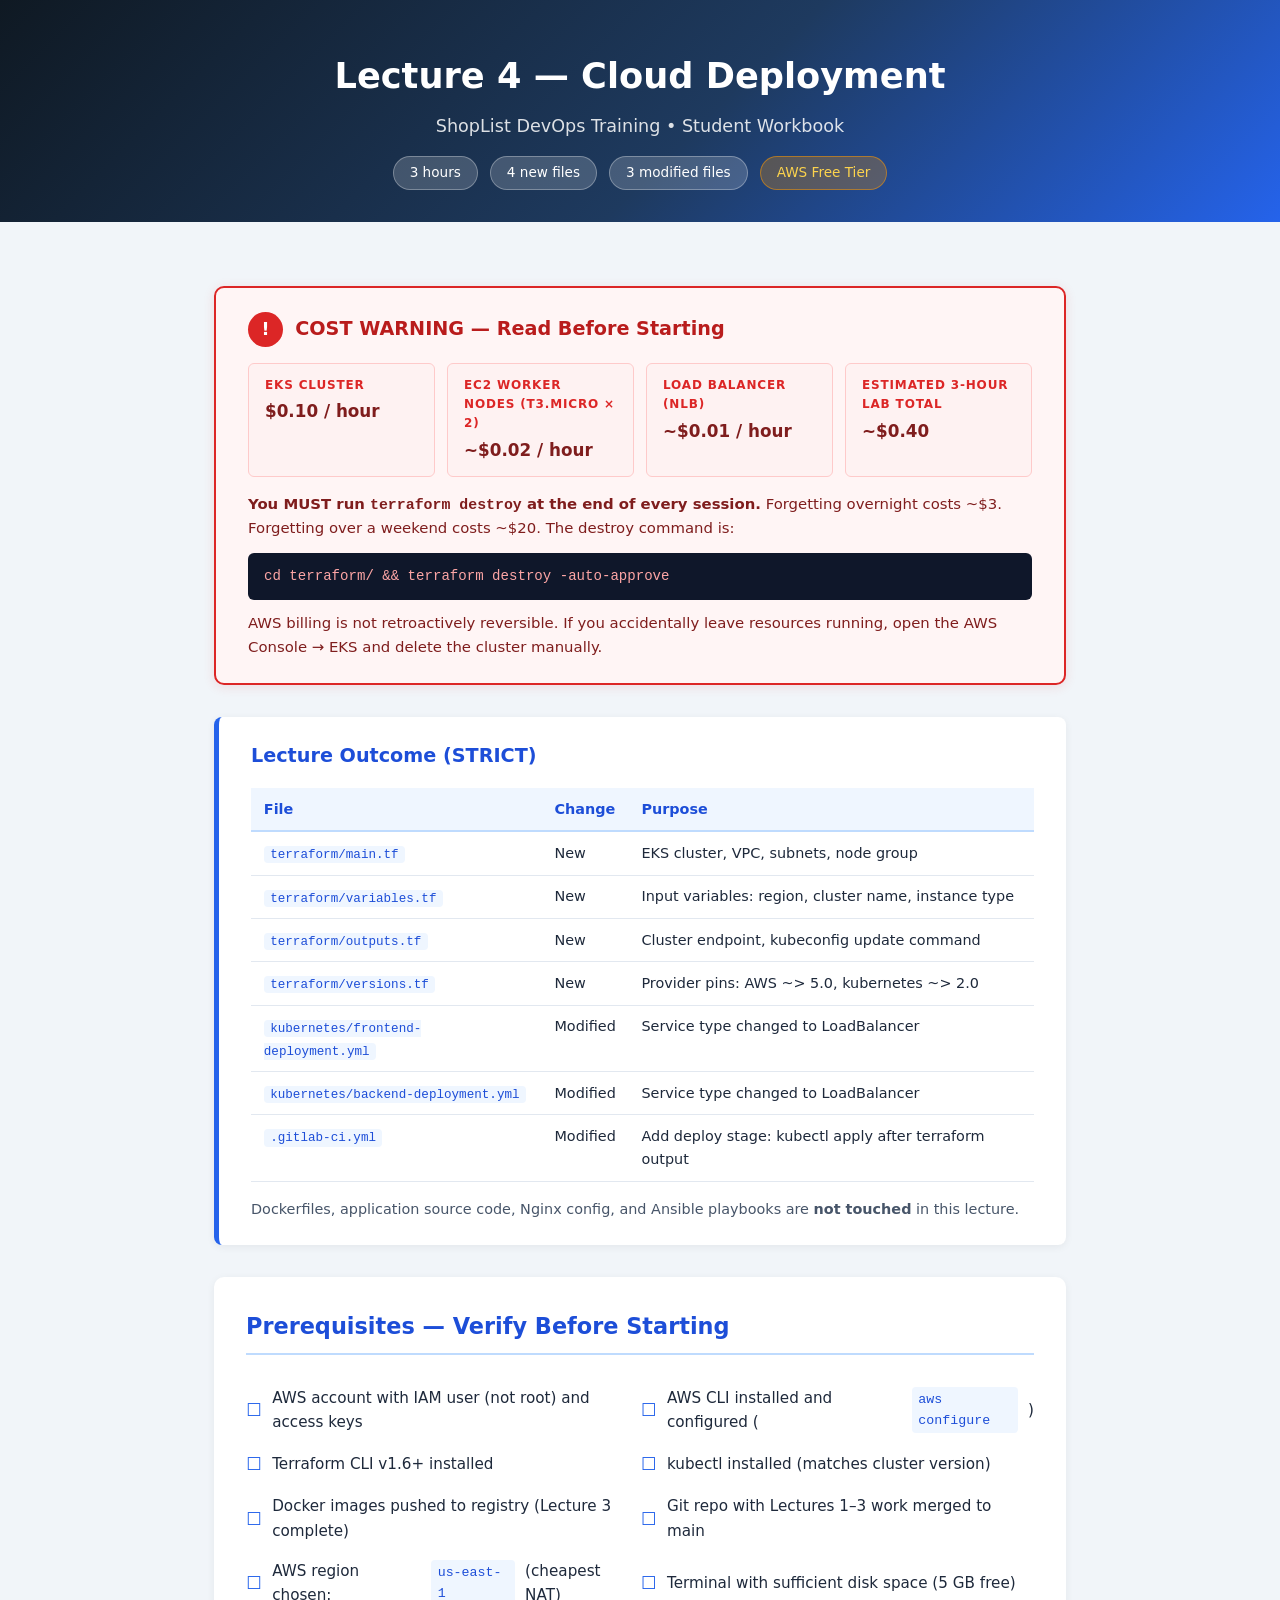
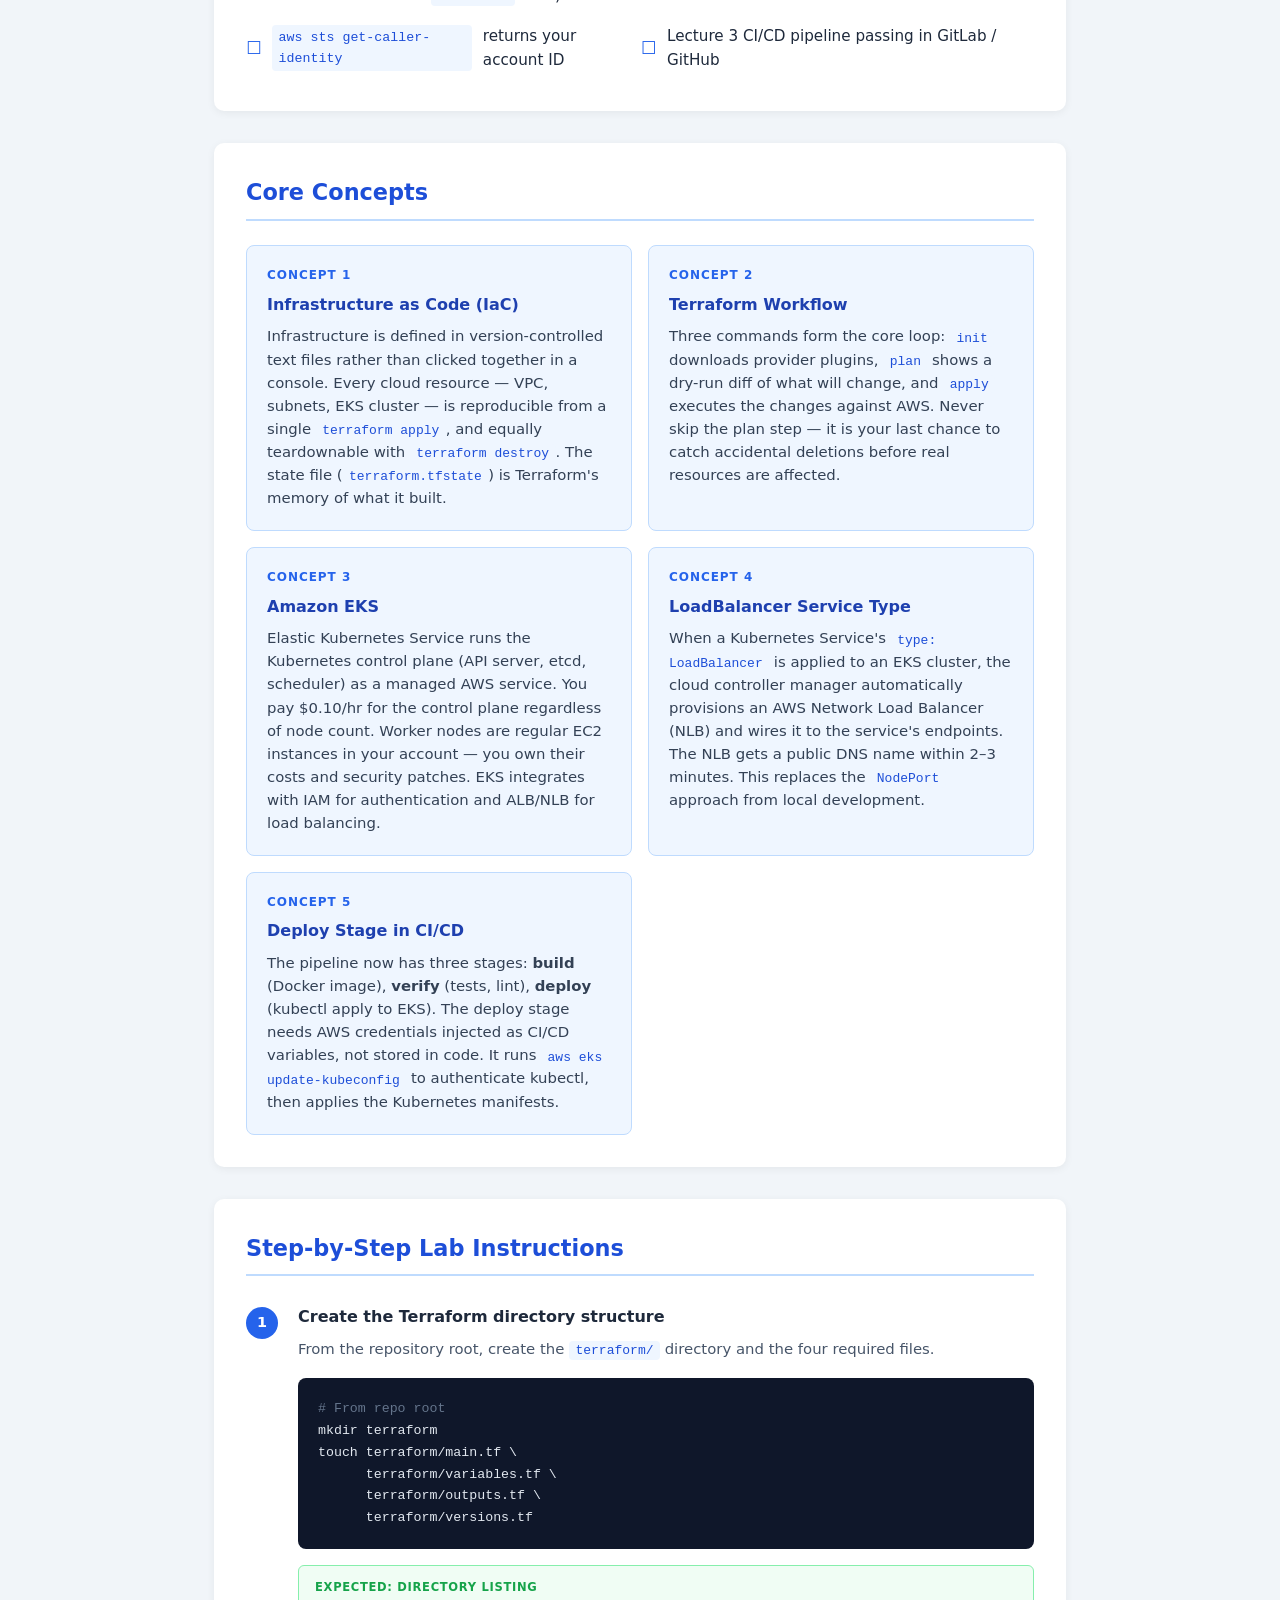
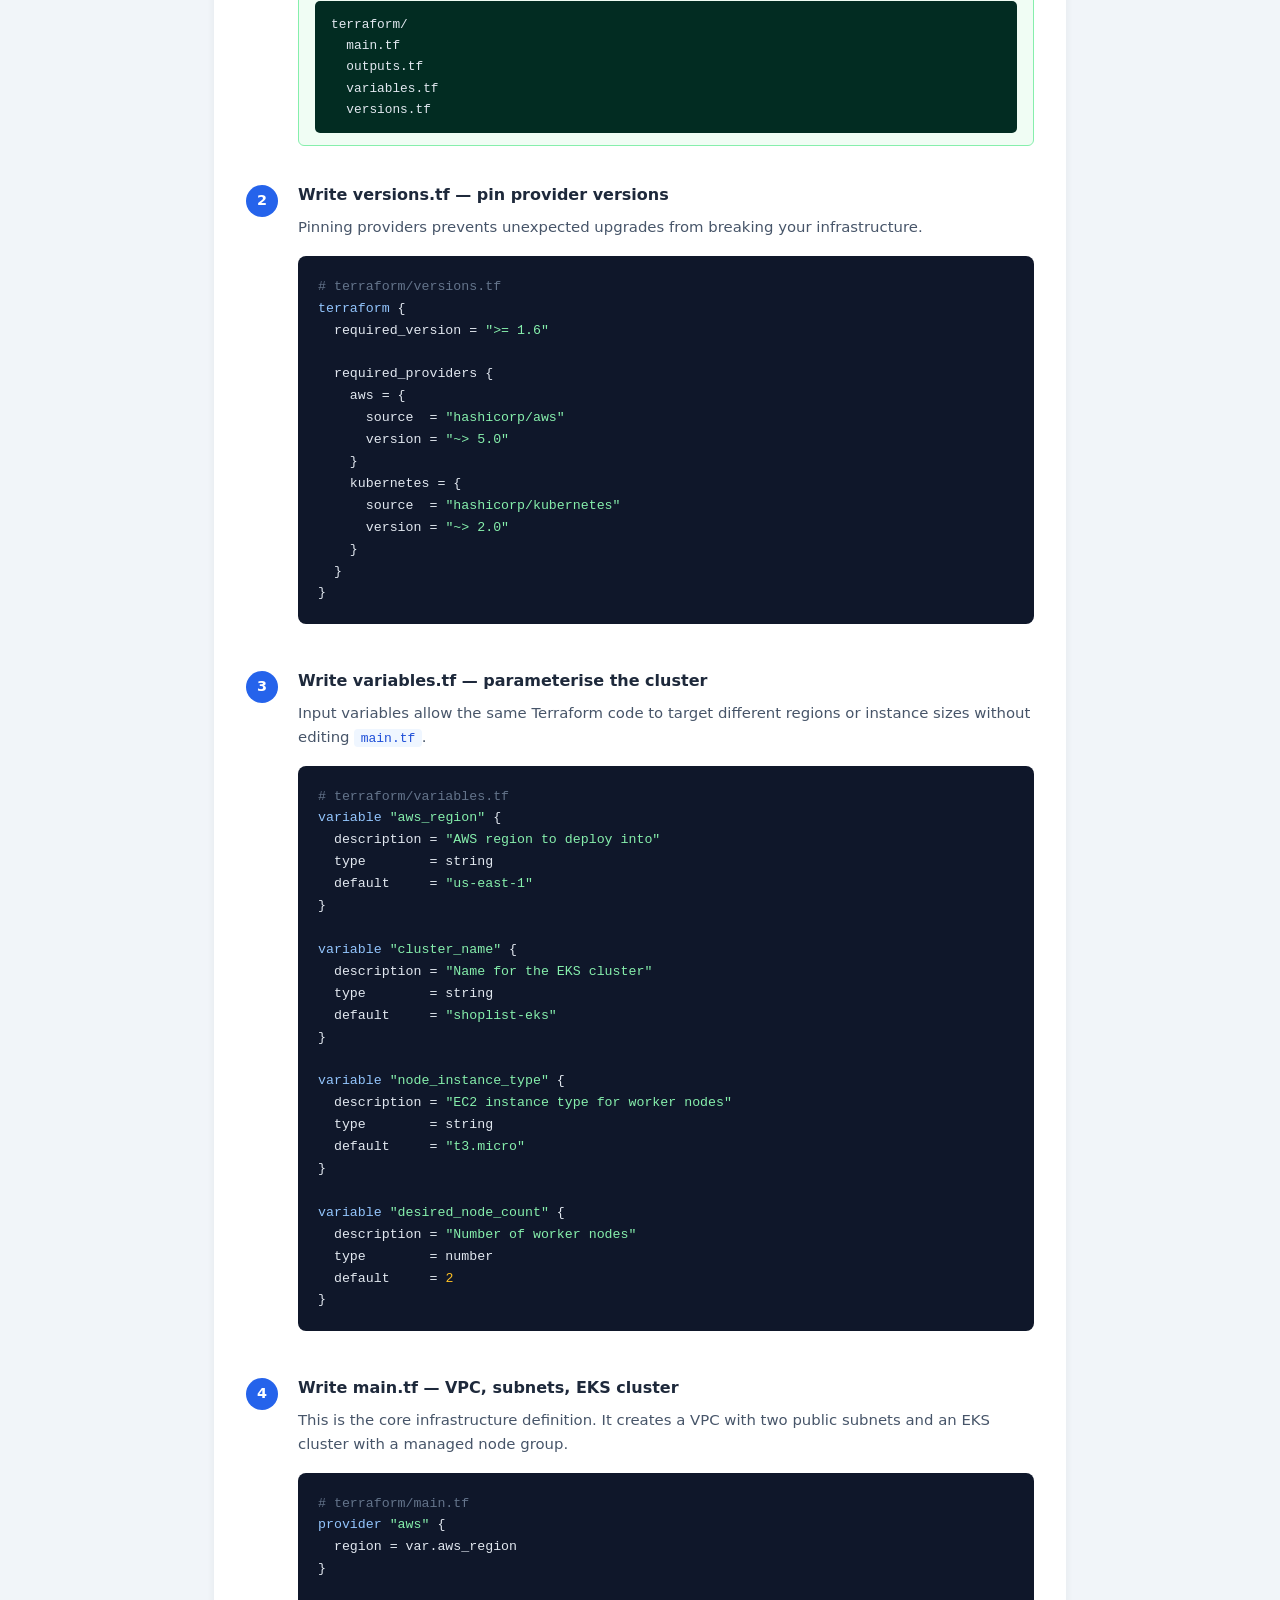
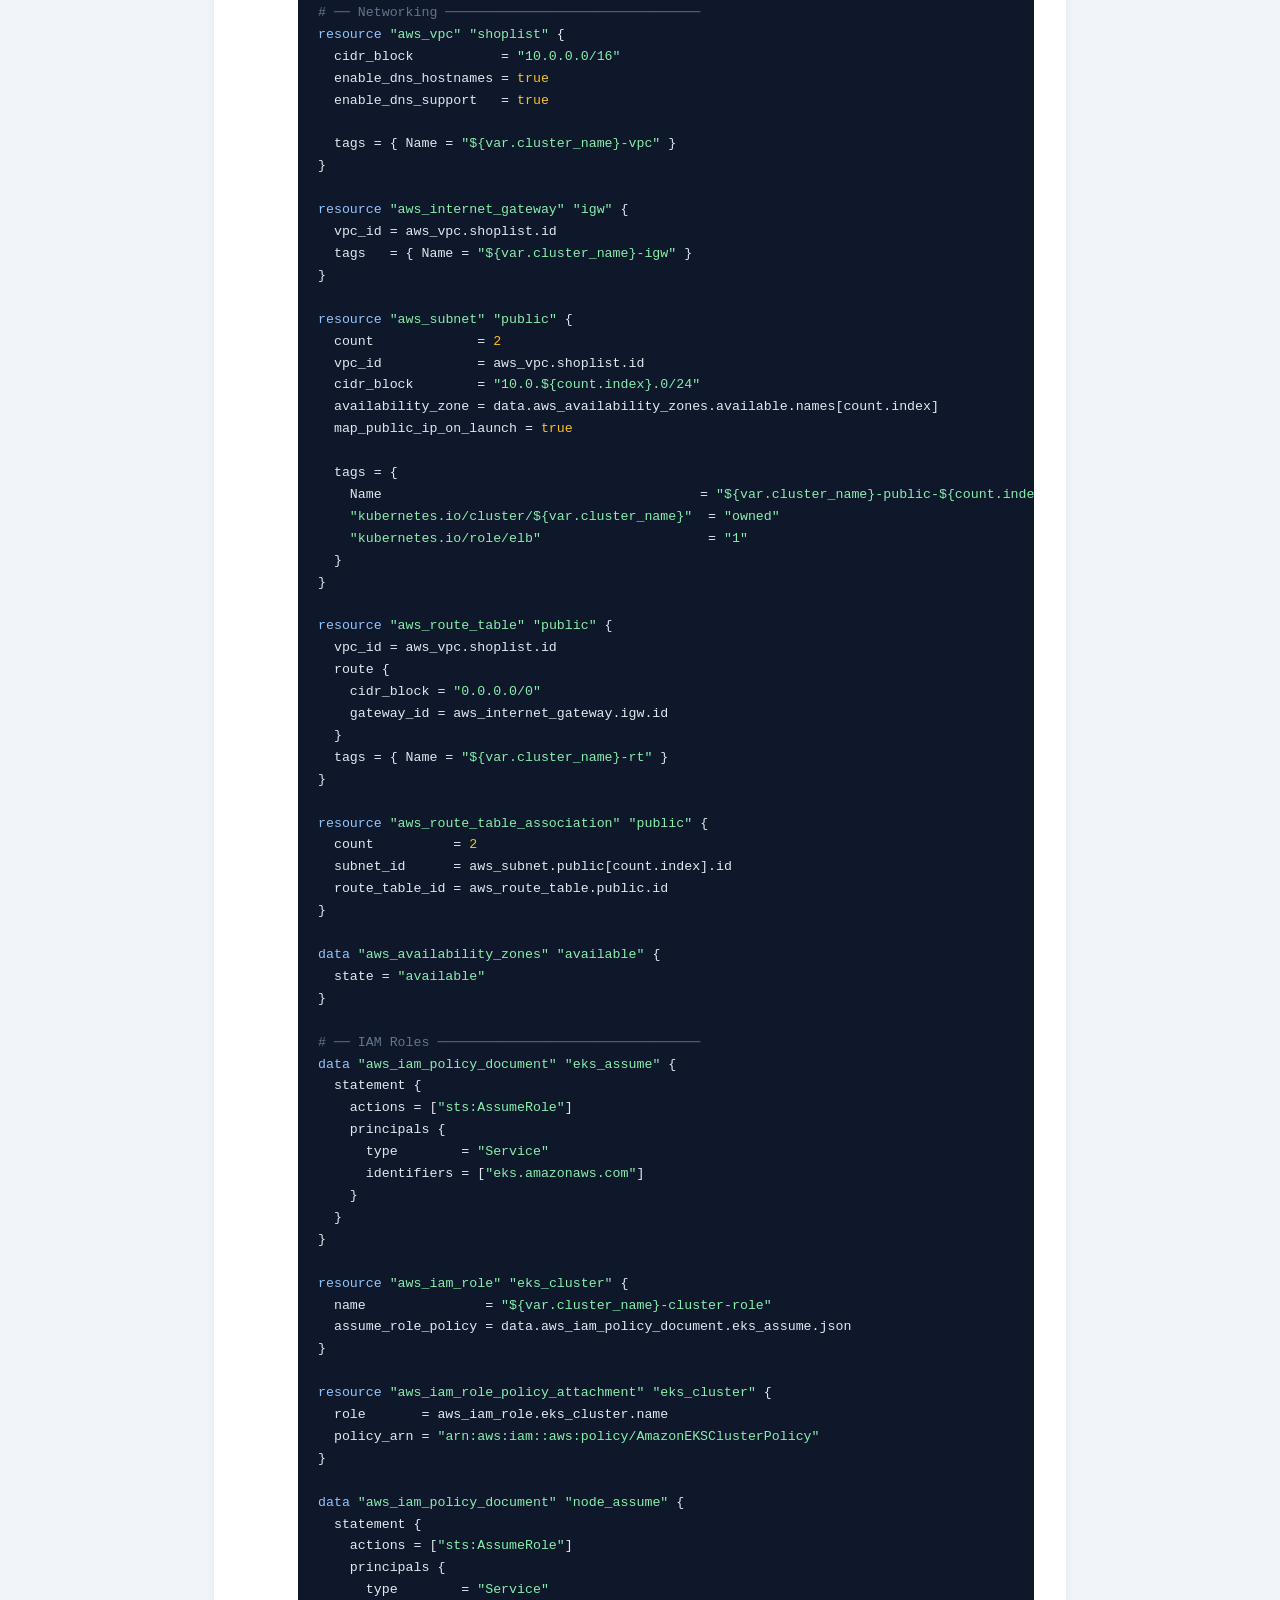
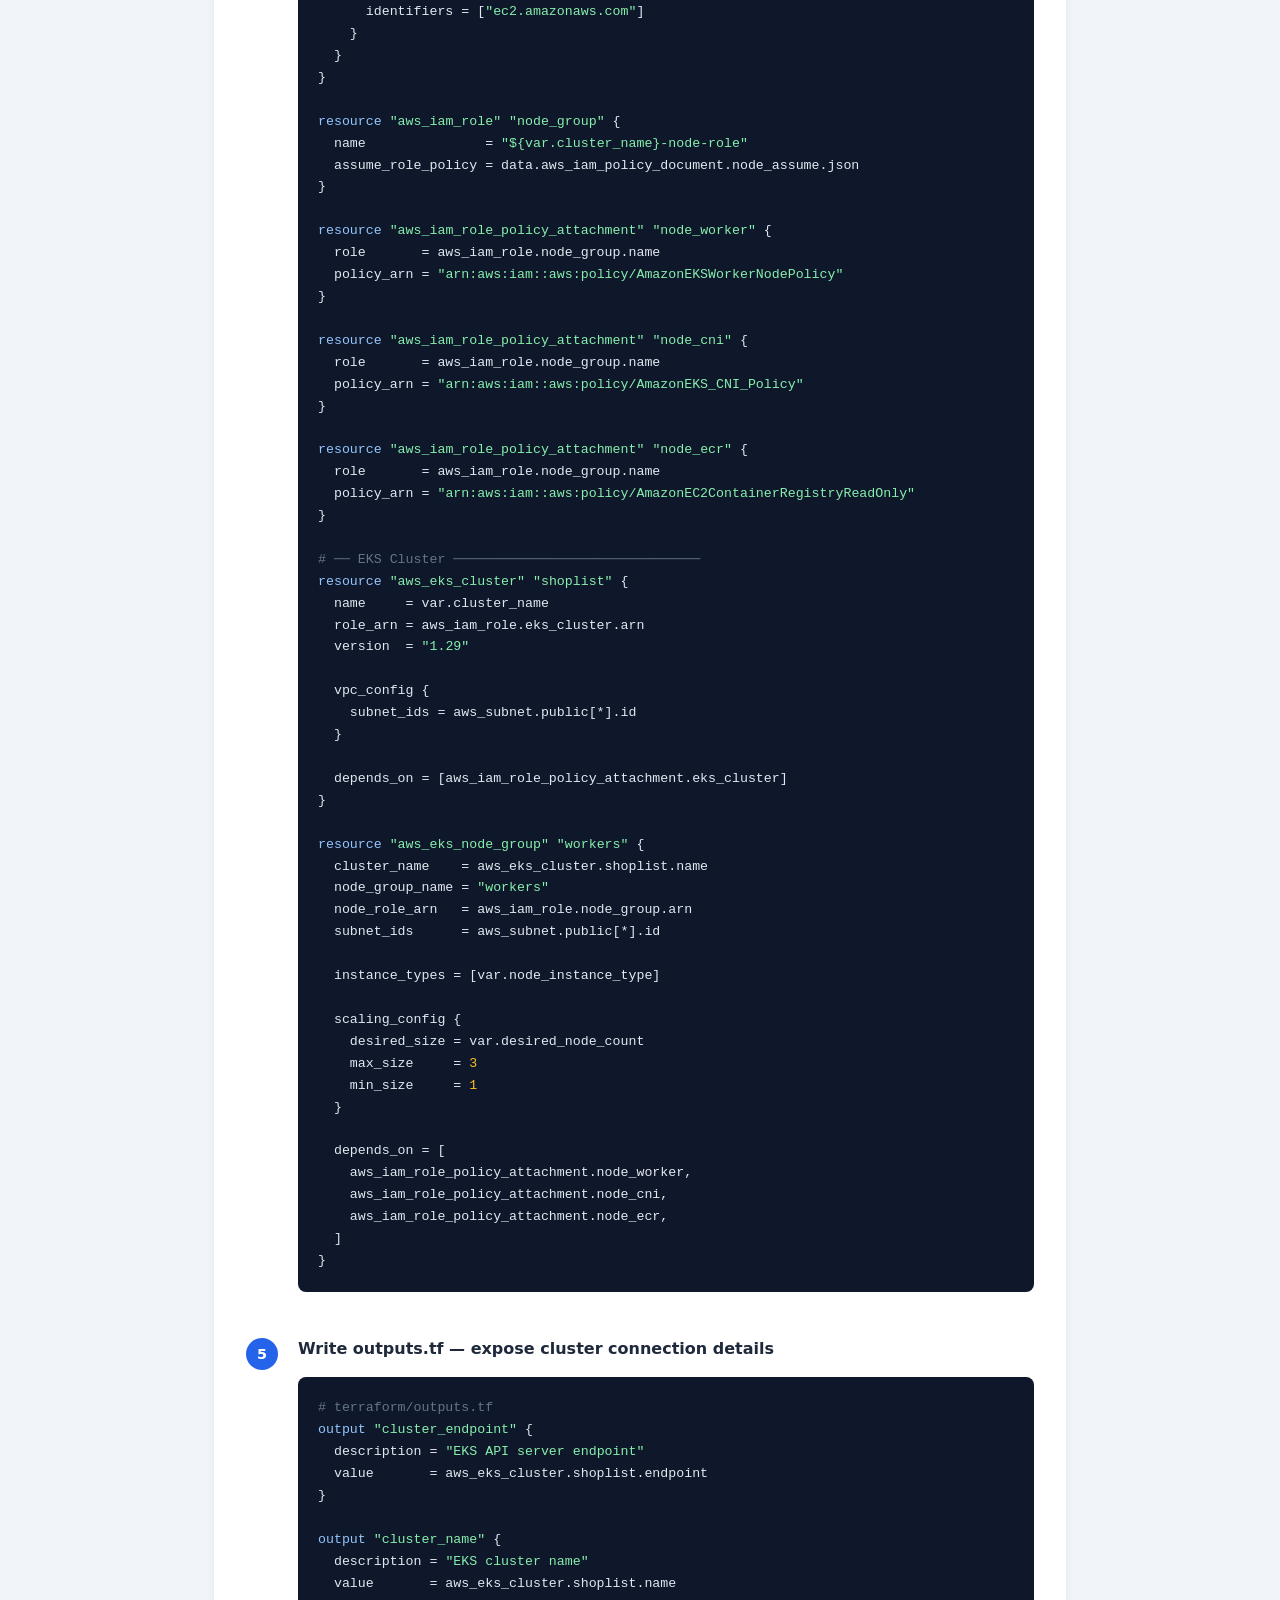
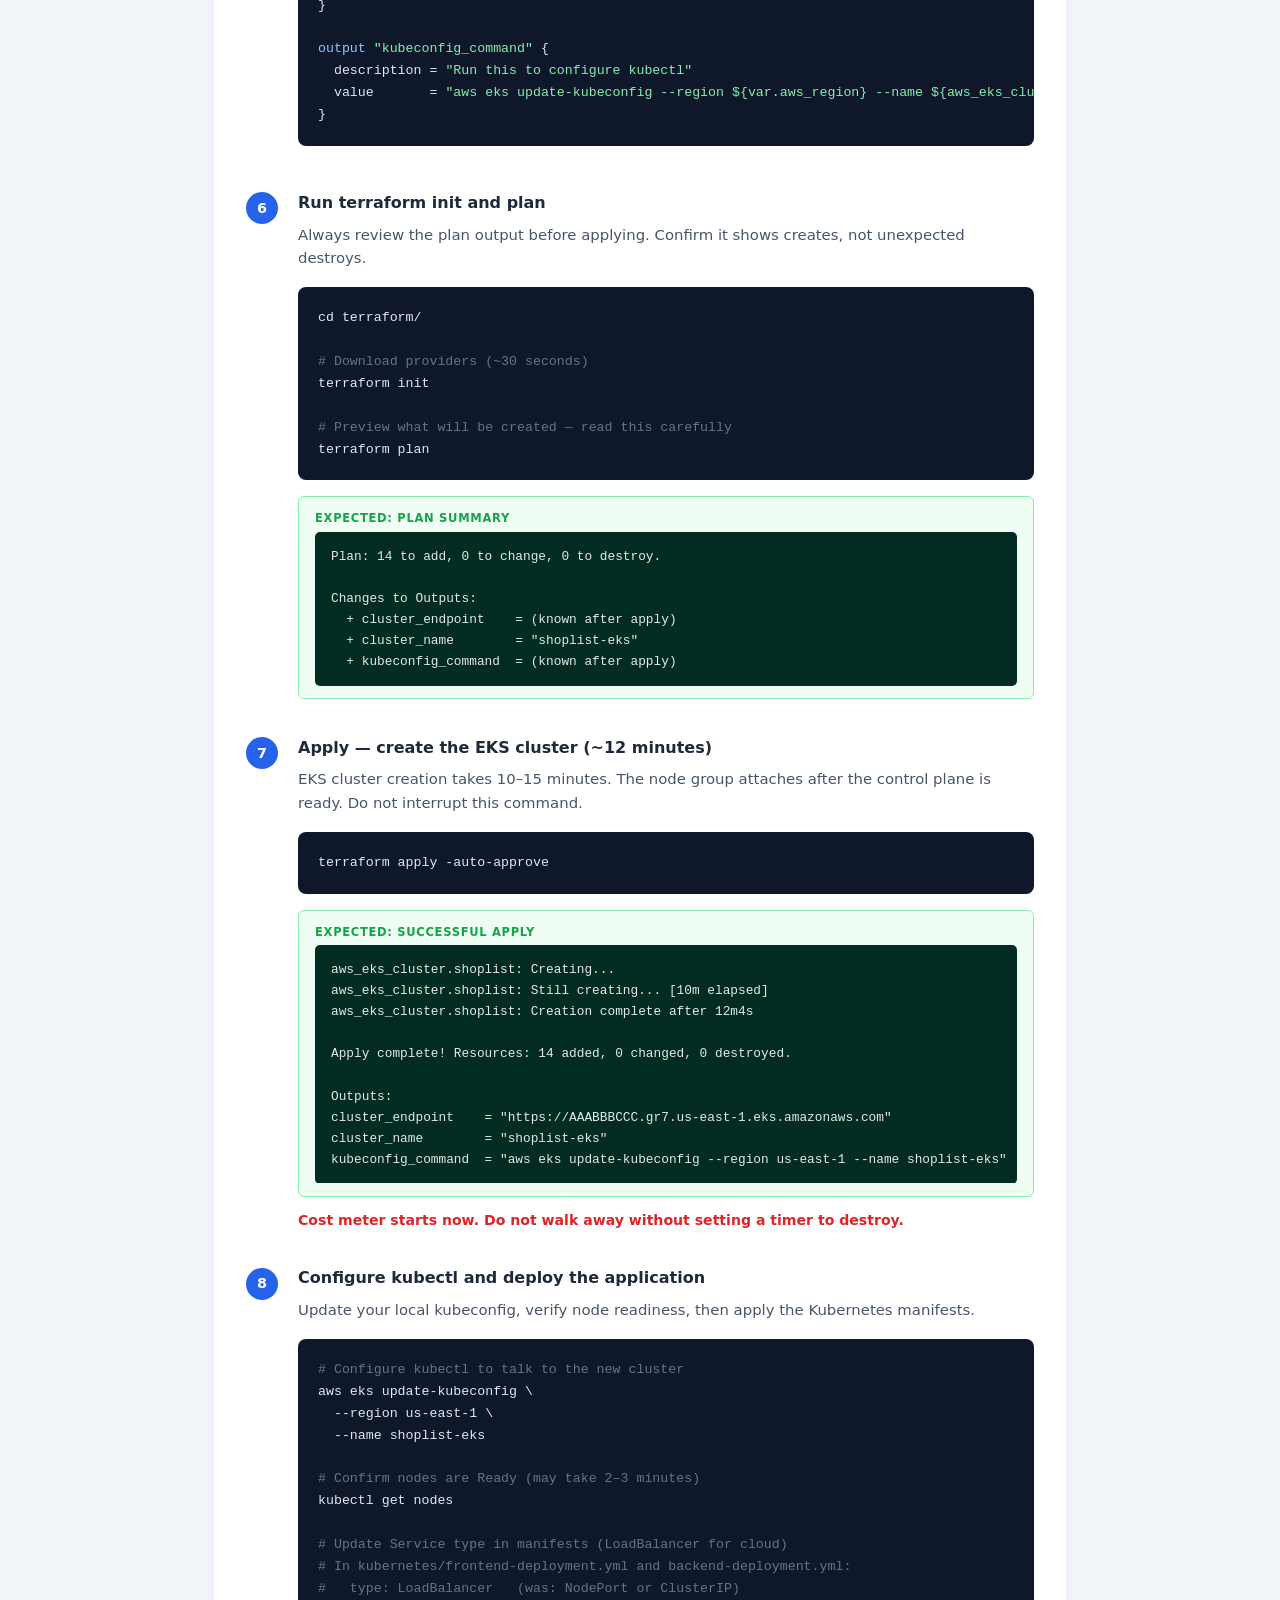
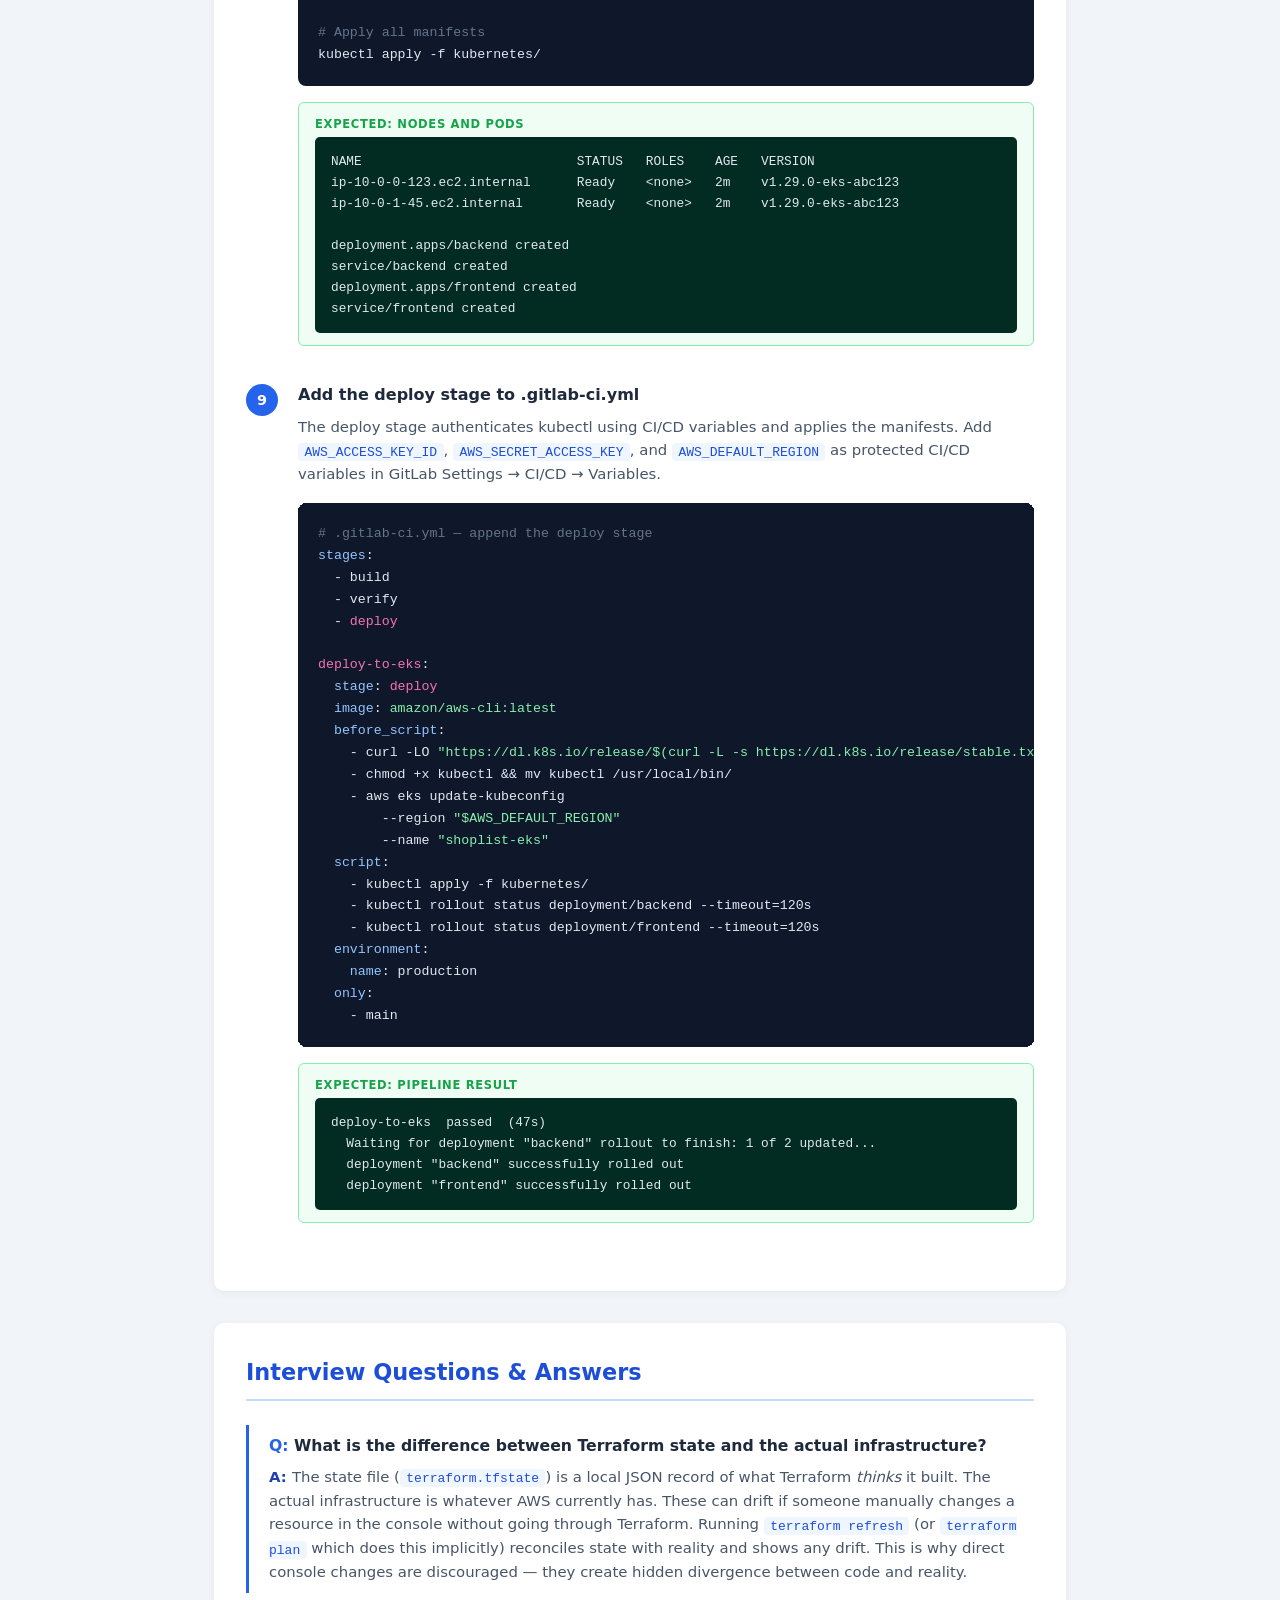
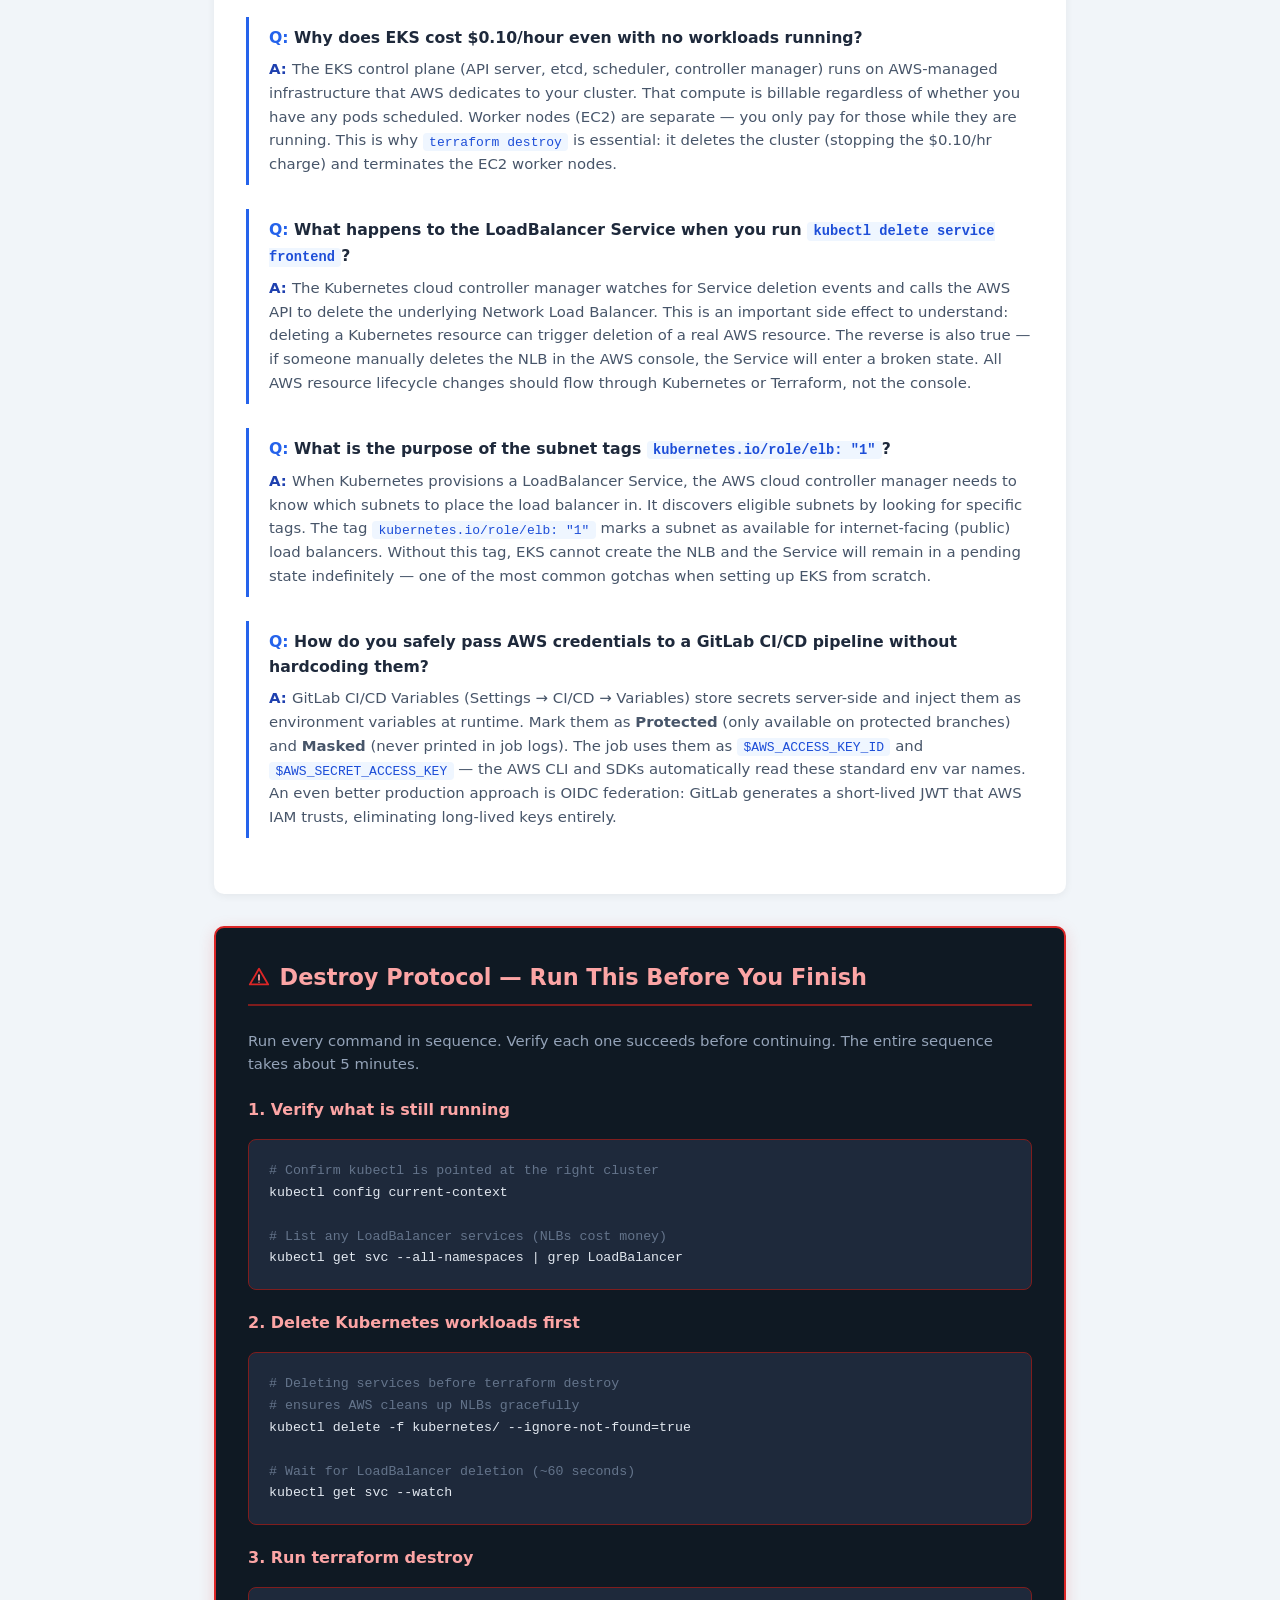
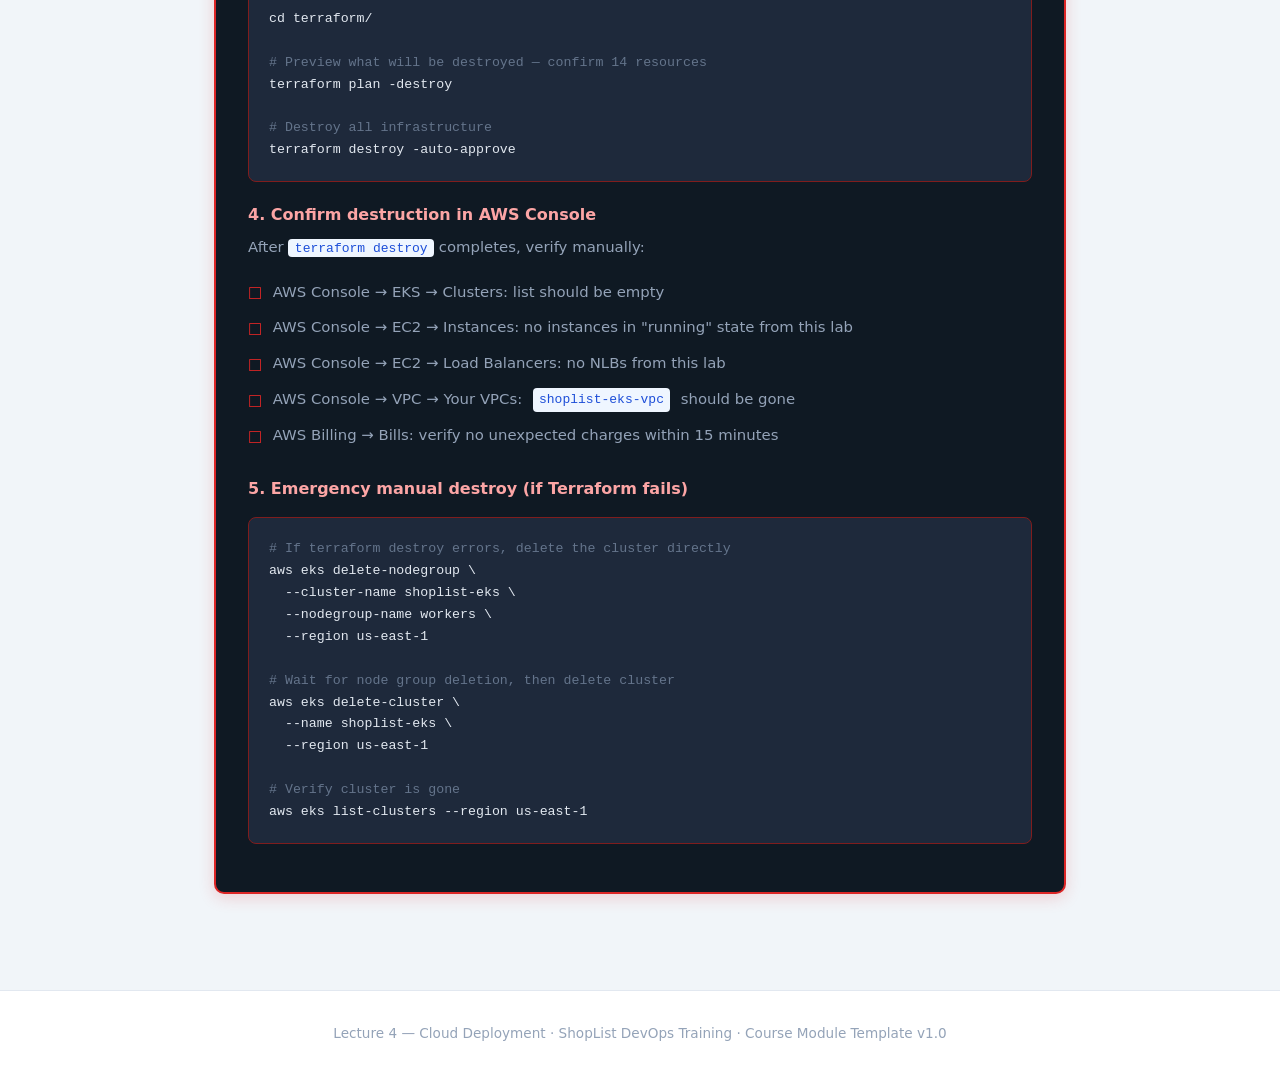
<file: docs/lecture-4/student-workbook.html>
<!DOCTYPE html>
<html lang="en">
<head>
  <meta charset="UTF-8">
  <meta name="viewport" content="width=device-width, initial-scale=1.0">
  <title>Lecture 4 — Cloud Deployment | Student Workbook</title>
  <style>
    *, *::before, *::after { box-sizing: border-box; margin: 0; padding: 0; }
    body { font-family: 'Segoe UI', system-ui, sans-serif; background: #f1f5f9; color: #1e293b; line-height: 1.6; }

    /* ── Header ─────────────────────────────────────────────────── */
    .header { background: linear-gradient(135deg, #0f1923 0%, #1e3a5f 55%, #2563eb 100%); color: white; padding: 3rem 2rem 2rem; text-align: center; }
    .header h1 { font-size: 2.2rem; font-weight: 700; margin-bottom: 0.5rem; text-wrap: balance; }
    .header .subtitle { font-size: 1.1rem; opacity: 0.85; margin-bottom: 1rem; }
    .badge-row { display: flex; gap: 0.75rem; justify-content: center; flex-wrap: wrap; margin-top: 1rem; }
    .badge { background: rgba(255,255,255,0.18); border: 1px solid rgba(255,255,255,0.3); border-radius: 999px; padding: 0.3rem 1rem; font-size: 0.85rem; }
    .badge.aws { background: rgba(255,153,0,0.25); border-color: rgba(255,153,0,0.5); color: #fcd34d; }

    /* ── Layout ──────────────────────────────────────────────────── */
    .container { max-width: 900px; margin: 0 auto; padding: 2rem 1.5rem; }

    /* ── Cost Warning ────────────────────────────────────────────── */
    .cost-warning {
      background: #fff5f5;
      border: 2px solid #dc2626;
      border-radius: 10px;
      padding: 1.5rem 2rem;
      margin: 2rem 0;
      box-shadow: 0 2px 12px rgba(220,38,38,0.12);
    }
    .cost-warning .warn-header {
      display: flex;
      align-items: center;
      gap: 0.75rem;
      margin-bottom: 1rem;
    }
    .cost-warning .warn-icon {
      background: #dc2626;
      color: white;
      font-size: 1.1rem;
      font-weight: 800;
      width: 2.2rem;
      height: 2.2rem;
      border-radius: 50%;
      display: flex;
      align-items: center;
      justify-content: center;
      flex-shrink: 0;
    }
    .cost-warning h2 { color: #b91c1c; font-size: 1.2rem; }
    .cost-warning .cost-grid {
      display: grid;
      grid-template-columns: repeat(auto-fit, minmax(180px, 1fr));
      gap: 0.75rem;
      margin: 1rem 0;
    }
    .cost-item {
      background: #fef2f2;
      border: 1px solid #fecaca;
      border-radius: 6px;
      padding: 0.75rem 1rem;
    }
    .cost-item .cost-label { font-size: 0.75rem; font-weight: 700; color: #dc2626; text-transform: uppercase; letter-spacing: 0.07em; }
    .cost-item .cost-val { font-size: 1.05rem; font-weight: 600; color: #7f1d1d; margin-top: 0.2rem; font-variant-numeric: tabular-nums; }
    .cost-warning .destroy-cmd {
      background: #0f172a;
      color: #fca5a5;
      border-radius: 6px;
      padding: 0.75rem 1rem;
      font-family: 'Cascadia Code', 'Fira Code', 'Consolas', monospace;
      font-size: 0.88rem;
      margin-top: 0.75rem;
      overflow-x: auto;
    }
    .cost-warning p { color: #7f1d1d; font-size: 0.93rem; margin-top: 0.75rem; }

    /* ── Outcome table ───────────────────────────────────────────── */
    .outcome-box { background: white; border-left: 5px solid #2563eb; border-radius: 8px; padding: 1.5rem 2rem; margin: 2rem 0; box-shadow: 0 2px 8px rgba(0,0,0,0.06); }
    .outcome-box h2 { color: #1d4ed8; font-size: 1.2rem; margin-bottom: 1rem; }
    .table-wrap { overflow-x: auto; }
    table { width: 100%; border-collapse: collapse; font-size: 0.9rem; }
    th { background: #eff6ff; color: #1d4ed8; text-align: left; padding: 0.6rem 0.8rem; border-bottom: 2px solid #bfdbfe; }
    td { padding: 0.6rem 0.8rem; border-bottom: 1px solid #e2e8f0; vertical-align: top; }
    tr:hover td { background: #f8fafc; }

    /* ── Sections ────────────────────────────────────────────────── */
    .section { background: white; border-radius: 10px; padding: 2rem; margin: 2rem 0; box-shadow: 0 2px 8px rgba(0,0,0,0.06); }
    .section h2 { color: #1d4ed8; font-size: 1.4rem; border-bottom: 2px solid #bfdbfe; padding-bottom: 0.5rem; margin-bottom: 1.5rem; }
    .section h3 { color: #1e40af; font-size: 1.1rem; margin: 1.5rem 0 0.5rem; }

    /* ── Concept cards ───────────────────────────────────────────── */
    .concept-grid { display: grid; grid-template-columns: repeat(auto-fit, minmax(260px, 1fr)); gap: 1rem; }
    .concept-card { background: #eff6ff; border: 1px solid #bfdbfe; border-radius: 8px; padding: 1.25rem; }
    .concept-card .label { font-size: 0.75rem; font-weight: 700; color: #2563eb; text-transform: uppercase; letter-spacing: 0.08em; margin-bottom: 0.4rem; }
    .concept-card h3 { color: #1e40af; font-size: 1rem; margin: 0 0 0.5rem; }
    .concept-card p { font-size: 0.93rem; color: #334155; line-height: 1.55; }

    /* ── Prereqs ─────────────────────────────────────────────────── */
    .prereq-list { list-style: none; display: grid; grid-template-columns: repeat(auto-fit, minmax(280px, 1fr)); gap: 0.1rem; }
    .prereq-list li { padding: 0.45rem 0; display: flex; align-items: center; gap: 0.65rem; font-size: 0.95rem; }
    .prereq-list li::before { content: "☐"; font-size: 1.1rem; color: #2563eb; flex-shrink: 0; }

    /* ── Code blocks ─────────────────────────────────────────────── */
    pre { background: #0f172a; color: #e2e8f0; border-radius: 8px; padding: 1.25rem; overflow-x: auto; font-size: 0.83rem; line-height: 1.65; margin: 1rem 0; }
    code { font-family: 'Cascadia Code', 'Fira Code', 'Consolas', monospace; }
    pre code { color: #e2e8f0; }
    .inline-code { background: #eff6ff; color: #1d4ed8; padding: 0.1rem 0.4rem; border-radius: 4px; font-family: 'Cascadia Code', monospace; font-size: 0.875em; }
    .comment { color: #64748b; }
    .kw { color: #93c5fd; }
    .str { color: #86efac; }
    .val { color: #fbbf24; }
    .hl { color: #f472b6; }

    /* ── Steps ───────────────────────────────────────────────────── */
    .steps-list { list-style: none; counter-reset: step; }
    .step { counter-increment: step; display: flex; gap: 1.25rem; margin: 1.75rem 0; align-items: flex-start; }
    .step-num { background: #2563eb; color: white; width: 2rem; height: 2rem; border-radius: 50%; display: flex; align-items: center; justify-content: center; font-weight: 700; font-size: 0.9rem; flex-shrink: 0; margin-top: 0.15rem; }
    .step-content { flex: 1; min-width: 0; }
    .step-content h4 { color: #1e293b; font-size: 1rem; margin-bottom: 0.5rem; font-weight: 600; }
    .step-content p { font-size: 0.93rem; color: #475569; margin-bottom: 0.4rem; }
    .expected { background: #f0fdf4; border: 1px solid #86efac; border-radius: 6px; padding: 0.75rem 1rem; margin: 0.5rem 0; }
    .expected .label { font-size: 0.72rem; font-weight: 700; color: #16a34a; text-transform: uppercase; letter-spacing: 0.06em; margin-bottom: 0.25rem; }
    .expected pre { background: #022c22; margin: 0.25rem 0 0; padding: 0.85rem 1rem; font-size: 0.8rem; border-radius: 5px; }

    /* ── Q&A ─────────────────────────────────────────────────────── */
    .qa-item { border-left: 3px solid #2563eb; padding: 0.5rem 0 0.5rem 1.25rem; margin: 1.5rem 0; }
    .qa-item .q { font-weight: 600; color: #1e293b; margin-bottom: 0.5rem; font-size: 0.98rem; }
    .qa-item .q::before { content: "Q: "; color: #2563eb; }
    .qa-item .a { color: #475569; font-size: 0.93rem; line-height: 1.6; }
    .qa-item .a::before { content: "A: "; font-weight: 600; color: #1e40af; }

    /* ── Destroy Protocol ────────────────────────────────────────── */
    .destroy-section {
      background: #0f1923;
      border-radius: 10px;
      padding: 2rem;
      margin: 2rem 0;
      border: 2px solid #dc2626;
      box-shadow: 0 4px 16px rgba(220,38,38,0.18);
    }
    .destroy-section h2 { color: #fca5a5; font-size: 1.4rem; border-bottom: 2px solid #7f1d1d; padding-bottom: 0.5rem; margin-bottom: 1.5rem; display: flex; align-items: center; gap: 0.6rem; }
    .destroy-section p { color: #94a3b8; font-size: 0.93rem; margin: 0.5rem 0; }
    .destroy-section h3 { color: #fca5a5; font-size: 1rem; margin: 1.25rem 0 0.4rem; }
    .destroy-section pre { background: #1e293b; border: 1px solid #7f1d1d; }
    .destroy-checklist { list-style: none; margin: 1rem 0; }
    .destroy-checklist li { color: #94a3b8; font-size: 0.93rem; padding: 0.3rem 0; display: flex; gap: 0.65rem; align-items: flex-start; }
    .destroy-checklist li::before { content: "☐"; color: #dc2626; font-size: 1rem; flex-shrink: 0; margin-top: 0.05rem; }

    /* ── Footer ──────────────────────────────────────────────────── */
    footer { text-align: center; color: #94a3b8; font-size: 0.85rem; padding: 2rem; border-top: 1px solid #e2e8f0; margin-top: 2rem; background: white; }

    /* ── Print ───────────────────────────────────────────────────── */
    @media print {
      body { background: white; font-size: 10pt; }
      .header { background: #1e3a5f !important; -webkit-print-color-adjust: exact; print-color-adjust: exact; padding: 1.5rem; }
      .container { padding: 0; max-width: 100%; }
      .section, .outcome-box, .cost-warning { box-shadow: none; break-inside: avoid; }
      pre { white-space: pre-wrap; word-break: break-all; }
      .destroy-section { background: #f1f5f9 !important; border-color: #dc2626 !important; -webkit-print-color-adjust: exact; print-color-adjust: exact; }
      .destroy-section h2, .destroy-section p, .destroy-section h3 { color: #1e293b !important; }
      .destroy-section pre { background: #0f172a !important; color: #e2e8f0 !important; }
      .destroy-checklist li { color: #1e293b !important; }
      footer { page-break-inside: avoid; }
      a { text-decoration: none; color: inherit; }
    }

    @media (max-width: 600px) {
      .header h1 { font-size: 1.6rem; }
      .concept-grid { grid-template-columns: 1fr; }
      .prereq-list { grid-template-columns: 1fr; }
      .cost-warning .cost-grid { grid-template-columns: 1fr 1fr; }
    }
  </style>
</head>
<body>

<!-- ── Header ──────────────────────────────────────────────────────── -->
<div class="header">
  <h1>Lecture 4 — Cloud Deployment</h1>
  <p class="subtitle">ShopList DevOps Training &bull; Student Workbook</p>
  <div class="badge-row">
    <span class="badge">3 hours</span>
    <span class="badge">4 new files</span>
    <span class="badge">3 modified files</span>
    <span class="badge aws">AWS Free Tier</span>
  </div>
</div>

<div class="container">

  <!-- ── Cost Warning ─────────────────────────────────────────────── -->
  <div class="cost-warning">
    <div class="warn-header">
      <div class="warn-icon">!</div>
      <h2>COST WARNING — Read Before Starting</h2>
    </div>
    <div class="cost-grid">
      <div class="cost-item">
        <div class="cost-label">EKS Cluster</div>
        <div class="cost-val">$0.10 / hour</div>
      </div>
      <div class="cost-item">
        <div class="cost-label">EC2 Worker Nodes (t3.micro × 2)</div>
        <div class="cost-val">~$0.02 / hour</div>
      </div>
      <div class="cost-item">
        <div class="cost-label">Load Balancer (NLB)</div>
        <div class="cost-val">~$0.01 / hour</div>
      </div>
      <div class="cost-item">
        <div class="cost-label">Estimated 3-Hour Lab Total</div>
        <div class="cost-val">~$0.40</div>
      </div>
    </div>
    <p><strong>You MUST run <code>terraform destroy</code> at the end of every session.</strong> Forgetting overnight costs ~$3. Forgetting over a weekend costs ~$20. The destroy command is:</p>
    <div class="destroy-cmd">cd terraform/ &amp;&amp; terraform destroy -auto-approve</div>
    <p>AWS billing is not retroactively reversible. If you accidentally leave resources running, open the AWS Console &rarr; EKS and delete the cluster manually.</p>
  </div>

  <!-- ── Lecture Outcome ───────────────────────────────────────────── -->
  <div class="outcome-box">
    <h2>Lecture Outcome (STRICT)</h2>
    <div class="table-wrap">
      <table>
        <thead>
          <tr>
            <th>File</th>
            <th>Change</th>
            <th>Purpose</th>
          </tr>
        </thead>
        <tbody>
          <tr>
            <td><code class="inline-code">terraform/main.tf</code></td>
            <td>New</td>
            <td>EKS cluster, VPC, subnets, node group</td>
          </tr>
          <tr>
            <td><code class="inline-code">terraform/variables.tf</code></td>
            <td>New</td>
            <td>Input variables: region, cluster name, instance type</td>
          </tr>
          <tr>
            <td><code class="inline-code">terraform/outputs.tf</code></td>
            <td>New</td>
            <td>Cluster endpoint, kubeconfig update command</td>
          </tr>
          <tr>
            <td><code class="inline-code">terraform/versions.tf</code></td>
            <td>New</td>
            <td>Provider pins: AWS ~&gt; 5.0, kubernetes ~&gt; 2.0</td>
          </tr>
          <tr>
            <td><code class="inline-code">kubernetes/frontend-deployment.yml</code></td>
            <td>Modified</td>
            <td>Service type changed to LoadBalancer</td>
          </tr>
          <tr>
            <td><code class="inline-code">kubernetes/backend-deployment.yml</code></td>
            <td>Modified</td>
            <td>Service type changed to LoadBalancer</td>
          </tr>
          <tr>
            <td><code class="inline-code">.gitlab-ci.yml</code></td>
            <td>Modified</td>
            <td>Add deploy stage: kubectl apply after terraform output</td>
          </tr>
        </tbody>
      </table>
    </div>
    <p style="margin-top:1rem; font-size:0.9rem; color:#475569;">Dockerfiles, application source code, Nginx config, and Ansible playbooks are <strong>not touched</strong> in this lecture.</p>
  </div>

  <!-- ── Prerequisites ────────────────────────────────────────────── -->
  <div class="section">
    <h2>Prerequisites — Verify Before Starting</h2>
    <ul class="prereq-list">
      <li>AWS account with IAM user (not root) and access keys</li>
      <li>AWS CLI installed and configured (<code class="inline-code">aws configure</code>)</li>
      <li>Terraform CLI v1.6+ installed</li>
      <li>kubectl installed (matches cluster version)</li>
      <li>Docker images pushed to registry (Lecture 3 complete)</li>
      <li>Git repo with Lectures 1–3 work merged to main</li>
      <li>AWS region chosen: <code class="inline-code">us-east-1</code> (cheapest NAT)</li>
      <li>Terminal with sufficient disk space (5 GB free)</li>
      <li><code class="inline-code">aws sts get-caller-identity</code> returns your account ID</li>
      <li>Lecture 3 CI/CD pipeline passing in GitLab / GitHub</li>
    </ul>
  </div>

  <!-- ── Concept Cards ─────────────────────────────────────────────── -->
  <div class="section">
    <h2>Core Concepts</h2>
    <div class="concept-grid">

      <div class="concept-card">
        <div class="label">Concept 1</div>
        <h3>Infrastructure as Code (IaC)</h3>
        <p>Infrastructure is defined in version-controlled text files rather than clicked together in a console. Every cloud resource — VPC, subnets, EKS cluster — is reproducible from a single <code class="inline-code">terraform apply</code>, and equally teardownable with <code class="inline-code">terraform destroy</code>. The state file (<code class="inline-code">terraform.tfstate</code>) is Terraform's memory of what it built.</p>
      </div>

      <div class="concept-card">
        <div class="label">Concept 2</div>
        <h3>Terraform Workflow</h3>
        <p>Three commands form the core loop: <code class="inline-code">init</code> downloads provider plugins, <code class="inline-code">plan</code> shows a dry-run diff of what will change, and <code class="inline-code">apply</code> executes the changes against AWS. Never skip the plan step — it is your last chance to catch accidental deletions before real resources are affected.</p>
      </div>

      <div class="concept-card">
        <div class="label">Concept 3</div>
        <h3>Amazon EKS</h3>
        <p>Elastic Kubernetes Service runs the Kubernetes control plane (API server, etcd, scheduler) as a managed AWS service. You pay $0.10/hr for the control plane regardless of node count. Worker nodes are regular EC2 instances in your account — you own their costs and security patches. EKS integrates with IAM for authentication and ALB/NLB for load balancing.</p>
      </div>

      <div class="concept-card">
        <div class="label">Concept 4</div>
        <h3>LoadBalancer Service Type</h3>
        <p>When a Kubernetes Service's <code class="inline-code">type: LoadBalancer</code> is applied to an EKS cluster, the cloud controller manager automatically provisions an AWS Network Load Balancer (NLB) and wires it to the service's endpoints. The NLB gets a public DNS name within 2–3 minutes. This replaces the <code class="inline-code">NodePort</code> approach from local development.</p>
      </div>

      <div class="concept-card">
        <div class="label">Concept 5</div>
        <h3>Deploy Stage in CI/CD</h3>
        <p>The pipeline now has three stages: <strong>build</strong> (Docker image), <strong>verify</strong> (tests, lint), <strong>deploy</strong> (kubectl apply to EKS). The deploy stage needs AWS credentials injected as CI/CD variables, not stored in code. It runs <code class="inline-code">aws eks update-kubeconfig</code> to authenticate kubectl, then applies the Kubernetes manifests.</p>
      </div>

    </div>
  </div>

  <!-- ── Step-by-Step Instructions ─────────────────────────────────── -->
  <div class="section">
    <h2>Step-by-Step Lab Instructions</h2>

    <ol class="steps-list">

      <!-- Step 1 -->
      <li class="step">
        <div class="step-num">1</div>
        <div class="step-content">
          <h4>Create the Terraform directory structure</h4>
          <p>From the repository root, create the <code class="inline-code">terraform/</code> directory and the four required files.</p>
          <pre><code><span class="comment"># From repo root</span>
mkdir terraform
touch terraform/main.tf \
      terraform/variables.tf \
      terraform/outputs.tf \
      terraform/versions.tf</code></pre>
          <div class="expected">
            <div class="label">Expected: directory listing</div>
            <pre><code>terraform/
  main.tf
  outputs.tf
  variables.tf
  versions.tf</code></pre>
          </div>
        </div>
      </li>

      <!-- Step 2 -->
      <li class="step">
        <div class="step-num">2</div>
        <div class="step-content">
          <h4>Write versions.tf — pin provider versions</h4>
          <p>Pinning providers prevents unexpected upgrades from breaking your infrastructure.</p>
          <pre><code><span class="comment"># terraform/versions.tf</span>
<span class="kw">terraform</span> {
  required_version = <span class="str">">= 1.6"</span>

  required_providers {
    aws = {
      source  = <span class="str">"hashicorp/aws"</span>
      version = <span class="str">"~> 5.0"</span>
    }
    kubernetes = {
      source  = <span class="str">"hashicorp/kubernetes"</span>
      version = <span class="str">"~> 2.0"</span>
    }
  }
}</code></pre>
        </div>
      </li>

      <!-- Step 3 -->
      <li class="step">
        <div class="step-num">3</div>
        <div class="step-content">
          <h4>Write variables.tf — parameterise the cluster</h4>
          <p>Input variables allow the same Terraform code to target different regions or instance sizes without editing <code class="inline-code">main.tf</code>.</p>
          <pre><code><span class="comment"># terraform/variables.tf</span>
<span class="kw">variable</span> <span class="str">"aws_region"</span> {
  description = <span class="str">"AWS region to deploy into"</span>
  type        = string
  default     = <span class="str">"us-east-1"</span>
}

<span class="kw">variable</span> <span class="str">"cluster_name"</span> {
  description = <span class="str">"Name for the EKS cluster"</span>
  type        = string
  default     = <span class="str">"shoplist-eks"</span>
}

<span class="kw">variable</span> <span class="str">"node_instance_type"</span> {
  description = <span class="str">"EC2 instance type for worker nodes"</span>
  type        = string
  default     = <span class="str">"t3.micro"</span>
}

<span class="kw">variable</span> <span class="str">"desired_node_count"</span> {
  description = <span class="str">"Number of worker nodes"</span>
  type        = number
  default     = <span class="val">2</span>
}</code></pre>
        </div>
      </li>

      <!-- Step 4 -->
      <li class="step">
        <div class="step-num">4</div>
        <div class="step-content">
          <h4>Write main.tf — VPC, subnets, EKS cluster</h4>
          <p>This is the core infrastructure definition. It creates a VPC with two public subnets and an EKS cluster with a managed node group.</p>
          <pre><code><span class="comment"># terraform/main.tf</span>
<span class="kw">provider</span> <span class="str">"aws"</span> {
  region = var.aws_region
}

<span class="comment"># ── Networking ────────────────────────────────</span>
<span class="kw">resource</span> <span class="str">"aws_vpc"</span> <span class="str">"shoplist"</span> {
  cidr_block           = <span class="str">"10.0.0.0/16"</span>
  enable_dns_hostnames = <span class="val">true</span>
  enable_dns_support   = <span class="val">true</span>

  tags = { Name = <span class="str">"${var.cluster_name}-vpc"</span> }
}

<span class="kw">resource</span> <span class="str">"aws_internet_gateway"</span> <span class="str">"igw"</span> {
  vpc_id = aws_vpc.shoplist.id
  tags   = { Name = <span class="str">"${var.cluster_name}-igw"</span> }
}

<span class="kw">resource</span> <span class="str">"aws_subnet"</span> <span class="str">"public"</span> {
  count             = <span class="val">2</span>
  vpc_id            = aws_vpc.shoplist.id
  cidr_block        = <span class="str">"10.0.${count.index}.0/24"</span>
  availability_zone = data.aws_availability_zones.available.names[count.index]
  map_public_ip_on_launch = <span class="val">true</span>

  tags = {
    Name                                        = <span class="str">"${var.cluster_name}-public-${count.index}"</span>
    <span class="str">"kubernetes.io/cluster/${var.cluster_name}"</span>  = <span class="str">"owned"</span>
    <span class="str">"kubernetes.io/role/elb"</span>                     = <span class="str">"1"</span>
  }
}

<span class="kw">resource</span> <span class="str">"aws_route_table"</span> <span class="str">"public"</span> {
  vpc_id = aws_vpc.shoplist.id
  route {
    cidr_block = <span class="str">"0.0.0.0/0"</span>
    gateway_id = aws_internet_gateway.igw.id
  }
  tags = { Name = <span class="str">"${var.cluster_name}-rt"</span> }
}

<span class="kw">resource</span> <span class="str">"aws_route_table_association"</span> <span class="str">"public"</span> {
  count          = <span class="val">2</span>
  subnet_id      = aws_subnet.public[count.index].id
  route_table_id = aws_route_table.public.id
}

<span class="kw">data</span> <span class="str">"aws_availability_zones"</span> <span class="str">"available"</span> {
  state = <span class="str">"available"</span>
}

<span class="comment"># ── IAM Roles ─────────────────────────────────</span>
<span class="kw">data</span> <span class="str">"aws_iam_policy_document"</span> <span class="str">"eks_assume"</span> {
  statement {
    actions = [<span class="str">"sts:AssumeRole"</span>]
    principals {
      type        = <span class="str">"Service"</span>
      identifiers = [<span class="str">"eks.amazonaws.com"</span>]
    }
  }
}

<span class="kw">resource</span> <span class="str">"aws_iam_role"</span> <span class="str">"eks_cluster"</span> {
  name               = <span class="str">"${var.cluster_name}-cluster-role"</span>
  assume_role_policy = data.aws_iam_policy_document.eks_assume.json
}

<span class="kw">resource</span> <span class="str">"aws_iam_role_policy_attachment"</span> <span class="str">"eks_cluster"</span> {
  role       = aws_iam_role.eks_cluster.name
  policy_arn = <span class="str">"arn:aws:iam::aws:policy/AmazonEKSClusterPolicy"</span>
}

<span class="kw">data</span> <span class="str">"aws_iam_policy_document"</span> <span class="str">"node_assume"</span> {
  statement {
    actions = [<span class="str">"sts:AssumeRole"</span>]
    principals {
      type        = <span class="str">"Service"</span>
      identifiers = [<span class="str">"ec2.amazonaws.com"</span>]
    }
  }
}

<span class="kw">resource</span> <span class="str">"aws_iam_role"</span> <span class="str">"node_group"</span> {
  name               = <span class="str">"${var.cluster_name}-node-role"</span>
  assume_role_policy = data.aws_iam_policy_document.node_assume.json
}

<span class="kw">resource</span> <span class="str">"aws_iam_role_policy_attachment"</span> <span class="str">"node_worker"</span> {
  role       = aws_iam_role.node_group.name
  policy_arn = <span class="str">"arn:aws:iam::aws:policy/AmazonEKSWorkerNodePolicy"</span>
}

<span class="kw">resource</span> <span class="str">"aws_iam_role_policy_attachment"</span> <span class="str">"node_cni"</span> {
  role       = aws_iam_role.node_group.name
  policy_arn = <span class="str">"arn:aws:iam::aws:policy/AmazonEKS_CNI_Policy"</span>
}

<span class="kw">resource</span> <span class="str">"aws_iam_role_policy_attachment"</span> <span class="str">"node_ecr"</span> {
  role       = aws_iam_role.node_group.name
  policy_arn = <span class="str">"arn:aws:iam::aws:policy/AmazonEC2ContainerRegistryReadOnly"</span>
}

<span class="comment"># ── EKS Cluster ───────────────────────────────</span>
<span class="kw">resource</span> <span class="str">"aws_eks_cluster"</span> <span class="str">"shoplist"</span> {
  name     = var.cluster_name
  role_arn = aws_iam_role.eks_cluster.arn
  version  = <span class="str">"1.29"</span>

  vpc_config {
    subnet_ids = aws_subnet.public[*].id
  }

  depends_on = [aws_iam_role_policy_attachment.eks_cluster]
}

<span class="kw">resource</span> <span class="str">"aws_eks_node_group"</span> <span class="str">"workers"</span> {
  cluster_name    = aws_eks_cluster.shoplist.name
  node_group_name = <span class="str">"workers"</span>
  node_role_arn   = aws_iam_role.node_group.arn
  subnet_ids      = aws_subnet.public[*].id

  instance_types = [var.node_instance_type]

  scaling_config {
    desired_size = var.desired_node_count
    max_size     = <span class="val">3</span>
    min_size     = <span class="val">1</span>
  }

  depends_on = [
    aws_iam_role_policy_attachment.node_worker,
    aws_iam_role_policy_attachment.node_cni,
    aws_iam_role_policy_attachment.node_ecr,
  ]
}</code></pre>
        </div>
      </li>

      <!-- Step 5 -->
      <li class="step">
        <div class="step-num">5</div>
        <div class="step-content">
          <h4>Write outputs.tf — expose cluster connection details</h4>
          <pre><code><span class="comment"># terraform/outputs.tf</span>
<span class="kw">output</span> <span class="str">"cluster_endpoint"</span> {
  description = <span class="str">"EKS API server endpoint"</span>
  value       = aws_eks_cluster.shoplist.endpoint
}

<span class="kw">output</span> <span class="str">"cluster_name"</span> {
  description = <span class="str">"EKS cluster name"</span>
  value       = aws_eks_cluster.shoplist.name
}

<span class="kw">output</span> <span class="str">"kubeconfig_command"</span> {
  description = <span class="str">"Run this to configure kubectl"</span>
  value       = <span class="str">"aws eks update-kubeconfig --region ${var.aws_region} --name ${aws_eks_cluster.shoplist.name}"</span>
}</code></pre>
        </div>
      </li>

      <!-- Step 6 -->
      <li class="step">
        <div class="step-num">6</div>
        <div class="step-content">
          <h4>Run terraform init and plan</h4>
          <p>Always review the plan output before applying. Confirm it shows creates, not unexpected destroys.</p>
          <pre><code>cd terraform/

<span class="comment"># Download providers (~30 seconds)</span>
terraform init

<span class="comment"># Preview what will be created — read this carefully</span>
terraform plan</code></pre>
          <div class="expected">
            <div class="label">Expected: plan summary</div>
            <pre><code>Plan: 14 to add, 0 to change, 0 to destroy.

Changes to Outputs:
  + cluster_endpoint    = (known after apply)
  + cluster_name        = "shoplist-eks"
  + kubeconfig_command  = (known after apply)</code></pre>
          </div>
        </div>
      </li>

      <!-- Step 7 -->
      <li class="step">
        <div class="step-num">7</div>
        <div class="step-content">
          <h4>Apply — create the EKS cluster (~12 minutes)</h4>
          <p>EKS cluster creation takes 10–15 minutes. The node group attaches after the control plane is ready. Do not interrupt this command.</p>
          <pre><code>terraform apply -auto-approve</code></pre>
          <div class="expected">
            <div class="label">Expected: successful apply</div>
            <pre><code>aws_eks_cluster.shoplist: Creating...
aws_eks_cluster.shoplist: Still creating... [10m elapsed]
aws_eks_cluster.shoplist: Creation complete after 12m4s

Apply complete! Resources: 14 added, 0 changed, 0 destroyed.

Outputs:
cluster_endpoint    = "https://AAABBBCCC.gr7.us-east-1.eks.amazonaws.com"
cluster_name        = "shoplist-eks"
kubeconfig_command  = "aws eks update-kubeconfig --region us-east-1 --name shoplist-eks"</code></pre>
          </div>
          <p style="margin-top:0.75rem; color:#dc2626; font-size:0.88rem; font-weight:600;">Cost meter starts now. Do not walk away without setting a timer to destroy.</p>
        </div>
      </li>

      <!-- Step 8 -->
      <li class="step">
        <div class="step-num">8</div>
        <div class="step-content">
          <h4>Configure kubectl and deploy the application</h4>
          <p>Update your local kubeconfig, verify node readiness, then apply the Kubernetes manifests.</p>
          <pre><code><span class="comment"># Configure kubectl to talk to the new cluster</span>
aws eks update-kubeconfig \
  --region us-east-1 \
  --name shoplist-eks

<span class="comment"># Confirm nodes are Ready (may take 2–3 minutes)</span>
kubectl get nodes

<span class="comment"># Update Service type in manifests (LoadBalancer for cloud)</span>
<span class="comment"># In kubernetes/frontend-deployment.yml and backend-deployment.yml:</span>
<span class="comment">#   type: LoadBalancer   (was: NodePort or ClusterIP)</span>

<span class="comment"># Apply all manifests</span>
kubectl apply -f kubernetes/</code></pre>
          <div class="expected">
            <div class="label">Expected: nodes and pods</div>
            <pre><code>NAME                            STATUS   ROLES    AGE   VERSION
ip-10-0-0-123.ec2.internal      Ready    &lt;none&gt;   2m    v1.29.0-eks-abc123
ip-10-0-1-45.ec2.internal       Ready    &lt;none&gt;   2m    v1.29.0-eks-abc123

deployment.apps/backend created
service/backend created
deployment.apps/frontend created
service/frontend created</code></pre>
          </div>
        </div>
      </li>

      <!-- Step 9 -->
      <li class="step">
        <div class="step-num">9</div>
        <div class="step-content">
          <h4>Add the deploy stage to .gitlab-ci.yml</h4>
          <p>The deploy stage authenticates kubectl using CI/CD variables and applies the manifests. Add <code class="inline-code">AWS_ACCESS_KEY_ID</code>, <code class="inline-code">AWS_SECRET_ACCESS_KEY</code>, and <code class="inline-code">AWS_DEFAULT_REGION</code> as protected CI/CD variables in GitLab Settings &rarr; CI/CD &rarr; Variables.</p>
          <pre><code><span class="comment"># .gitlab-ci.yml — append the deploy stage</span>
<span class="kw">stages</span>:
  - build
  - verify
  - <span class="hl">deploy</span>

<span class="hl">deploy-to-eks</span>:
  <span class="kw">stage</span>: <span class="hl">deploy</span>
  <span class="kw">image</span>: <span class="str">amazon/aws-cli:latest</span>
  <span class="kw">before_script</span>:
    - curl -LO <span class="str">"https://dl.k8s.io/release/$(curl -L -s https://dl.k8s.io/release/stable.txt)/bin/linux/amd64/kubectl"</span>
    - chmod +x kubectl &amp;&amp; mv kubectl /usr/local/bin/
    - aws eks update-kubeconfig
        --region <span class="str">"$AWS_DEFAULT_REGION"</span>
        --name <span class="str">"shoplist-eks"</span>
  <span class="kw">script</span>:
    - kubectl apply -f kubernetes/
    - kubectl rollout status deployment/backend --timeout=120s
    - kubectl rollout status deployment/frontend --timeout=120s
  <span class="kw">environment</span>:
    <span class="kw">name</span>: production
  <span class="kw">only</span>:
    - main</code></pre>
          <div class="expected">
            <div class="label">Expected: pipeline result</div>
            <pre><code>deploy-to-eks  passed  (47s)
  Waiting for deployment "backend" rollout to finish: 1 of 2 updated...
  deployment "backend" successfully rolled out
  deployment "frontend" successfully rolled out</code></pre>
          </div>
        </div>
      </li>

    </ol>
  </div>

  <!-- ── Interview Q&A ─────────────────────────────────────────────── -->
  <div class="section">
    <h2>Interview Questions &amp; Answers</h2>

    <div class="qa-item">
      <div class="q">What is the difference between Terraform state and the actual infrastructure?</div>
      <div class="a">The state file (<code class="inline-code">terraform.tfstate</code>) is a local JSON record of what Terraform <em>thinks</em> it built. The actual infrastructure is whatever AWS currently has. These can drift if someone manually changes a resource in the console without going through Terraform. Running <code class="inline-code">terraform refresh</code> (or <code class="inline-code">terraform plan</code> which does this implicitly) reconciles state with reality and shows any drift. This is why direct console changes are discouraged — they create hidden divergence between code and reality.</div>
    </div>

    <div class="qa-item">
      <div class="q">Why does EKS cost $0.10/hour even with no workloads running?</div>
      <div class="a">The EKS control plane (API server, etcd, scheduler, controller manager) runs on AWS-managed infrastructure that AWS dedicates to your cluster. That compute is billable regardless of whether you have any pods scheduled. Worker nodes (EC2) are separate — you only pay for those while they are running. This is why <code class="inline-code">terraform destroy</code> is essential: it deletes the cluster (stopping the $0.10/hr charge) and terminates the EC2 worker nodes.</div>
    </div>

    <div class="qa-item">
      <div class="q">What happens to the LoadBalancer Service when you run <code class="inline-code">kubectl delete service frontend</code>?</div>
      <div class="a">The Kubernetes cloud controller manager watches for Service deletion events and calls the AWS API to delete the underlying Network Load Balancer. This is an important side effect to understand: deleting a Kubernetes resource can trigger deletion of a real AWS resource. The reverse is also true — if someone manually deletes the NLB in the AWS console, the Service will enter a broken state. All AWS resource lifecycle changes should flow through Kubernetes or Terraform, not the console.</div>
    </div>

    <div class="qa-item">
      <div class="q">What is the purpose of the subnet tags <code class="inline-code">kubernetes.io/role/elb: "1"</code>?</div>
      <div class="a">When Kubernetes provisions a LoadBalancer Service, the AWS cloud controller manager needs to know which subnets to place the load balancer in. It discovers eligible subnets by looking for specific tags. The tag <code class="inline-code">kubernetes.io/role/elb: "1"</code> marks a subnet as available for internet-facing (public) load balancers. Without this tag, EKS cannot create the NLB and the Service will remain in a pending state indefinitely — one of the most common gotchas when setting up EKS from scratch.</div>
    </div>

    <div class="qa-item">
      <div class="q">How do you safely pass AWS credentials to a GitLab CI/CD pipeline without hardcoding them?</div>
      <div class="a">GitLab CI/CD Variables (Settings &rarr; CI/CD &rarr; Variables) store secrets server-side and inject them as environment variables at runtime. Mark them as <strong>Protected</strong> (only available on protected branches) and <strong>Masked</strong> (never printed in job logs). The job uses them as <code class="inline-code">$AWS_ACCESS_KEY_ID</code> and <code class="inline-code">$AWS_SECRET_ACCESS_KEY</code> — the AWS CLI and SDKs automatically read these standard env var names. An even better production approach is OIDC federation: GitLab generates a short-lived JWT that AWS IAM trusts, eliminating long-lived keys entirely.</div>
    </div>

  </div>

  <!-- ── Destroy Protocol ──────────────────────────────────────────── -->
  <div class="destroy-section">
    <h2>
      <svg width="22" height="22" viewBox="0 0 24 24" fill="none" xmlns="http://www.w3.org/2000/svg" style="flex-shrink:0" aria-hidden="true">
        <path d="M12 2L2 19h20L12 2z" stroke="#dc2626" stroke-width="2" stroke-linejoin="round"/>
        <path d="M12 9v5" stroke="#fca5a5" stroke-width="2" stroke-linecap="round"/>
        <circle cx="12" cy="16.5" r="0.75" fill="#fca5a5"/>
      </svg>
      Destroy Protocol — Run This Before You Finish
    </h2>

    <p>Run every command in sequence. Verify each one succeeds before continuing. The entire sequence takes about 5 minutes.</p>

    <h3>1. Verify what is still running</h3>
    <pre><code><span class="comment"># Confirm kubectl is pointed at the right cluster</span>
kubectl config current-context

<span class="comment"># List any LoadBalancer services (NLBs cost money)</span>
kubectl get svc --all-namespaces | grep LoadBalancer</code></pre>

    <h3>2. Delete Kubernetes workloads first</h3>
    <pre><code><span class="comment"># Deleting services before terraform destroy</span>
<span class="comment"># ensures AWS cleans up NLBs gracefully</span>
kubectl delete -f kubernetes/ --ignore-not-found=true

<span class="comment"># Wait for LoadBalancer deletion (~60 seconds)</span>
kubectl get svc --watch</code></pre>

    <h3>3. Run terraform destroy</h3>
    <pre><code>cd terraform/

<span class="comment"># Preview what will be destroyed — confirm 14 resources</span>
terraform plan -destroy

<span class="comment"># Destroy all infrastructure</span>
terraform destroy -auto-approve</code></pre>

    <h3>4. Confirm destruction in AWS Console</h3>
    <p>After <code class="inline-code">terraform destroy</code> completes, verify manually:</p>
    <ul class="destroy-checklist">
      <li>AWS Console &rarr; EKS &rarr; Clusters: list should be empty</li>
      <li>AWS Console &rarr; EC2 &rarr; Instances: no instances in "running" state from this lab</li>
      <li>AWS Console &rarr; EC2 &rarr; Load Balancers: no NLBs from this lab</li>
      <li>AWS Console &rarr; VPC &rarr; Your VPCs: <code class="inline-code">shoplist-eks-vpc</code> should be gone</li>
      <li>AWS Billing &rarr; Bills: verify no unexpected charges within 15 minutes</li>
    </ul>

    <h3>5. Emergency manual destroy (if Terraform fails)</h3>
    <pre><code><span class="comment"># If terraform destroy errors, delete the cluster directly</span>
aws eks delete-nodegroup \
  --cluster-name shoplist-eks \
  --nodegroup-name workers \
  --region us-east-1

<span class="comment"># Wait for node group deletion, then delete cluster</span>
aws eks delete-cluster \
  --name shoplist-eks \
  --region us-east-1

<span class="comment"># Verify cluster is gone</span>
aws eks list-clusters --region us-east-1</code></pre>
  </div>

</div><!-- /.container -->

<footer>
  Lecture 4 &mdash; Cloud Deployment &middot; ShopList DevOps Training &middot; Course Module Template v1.0
</footer>

</body>
</html>
</file>
